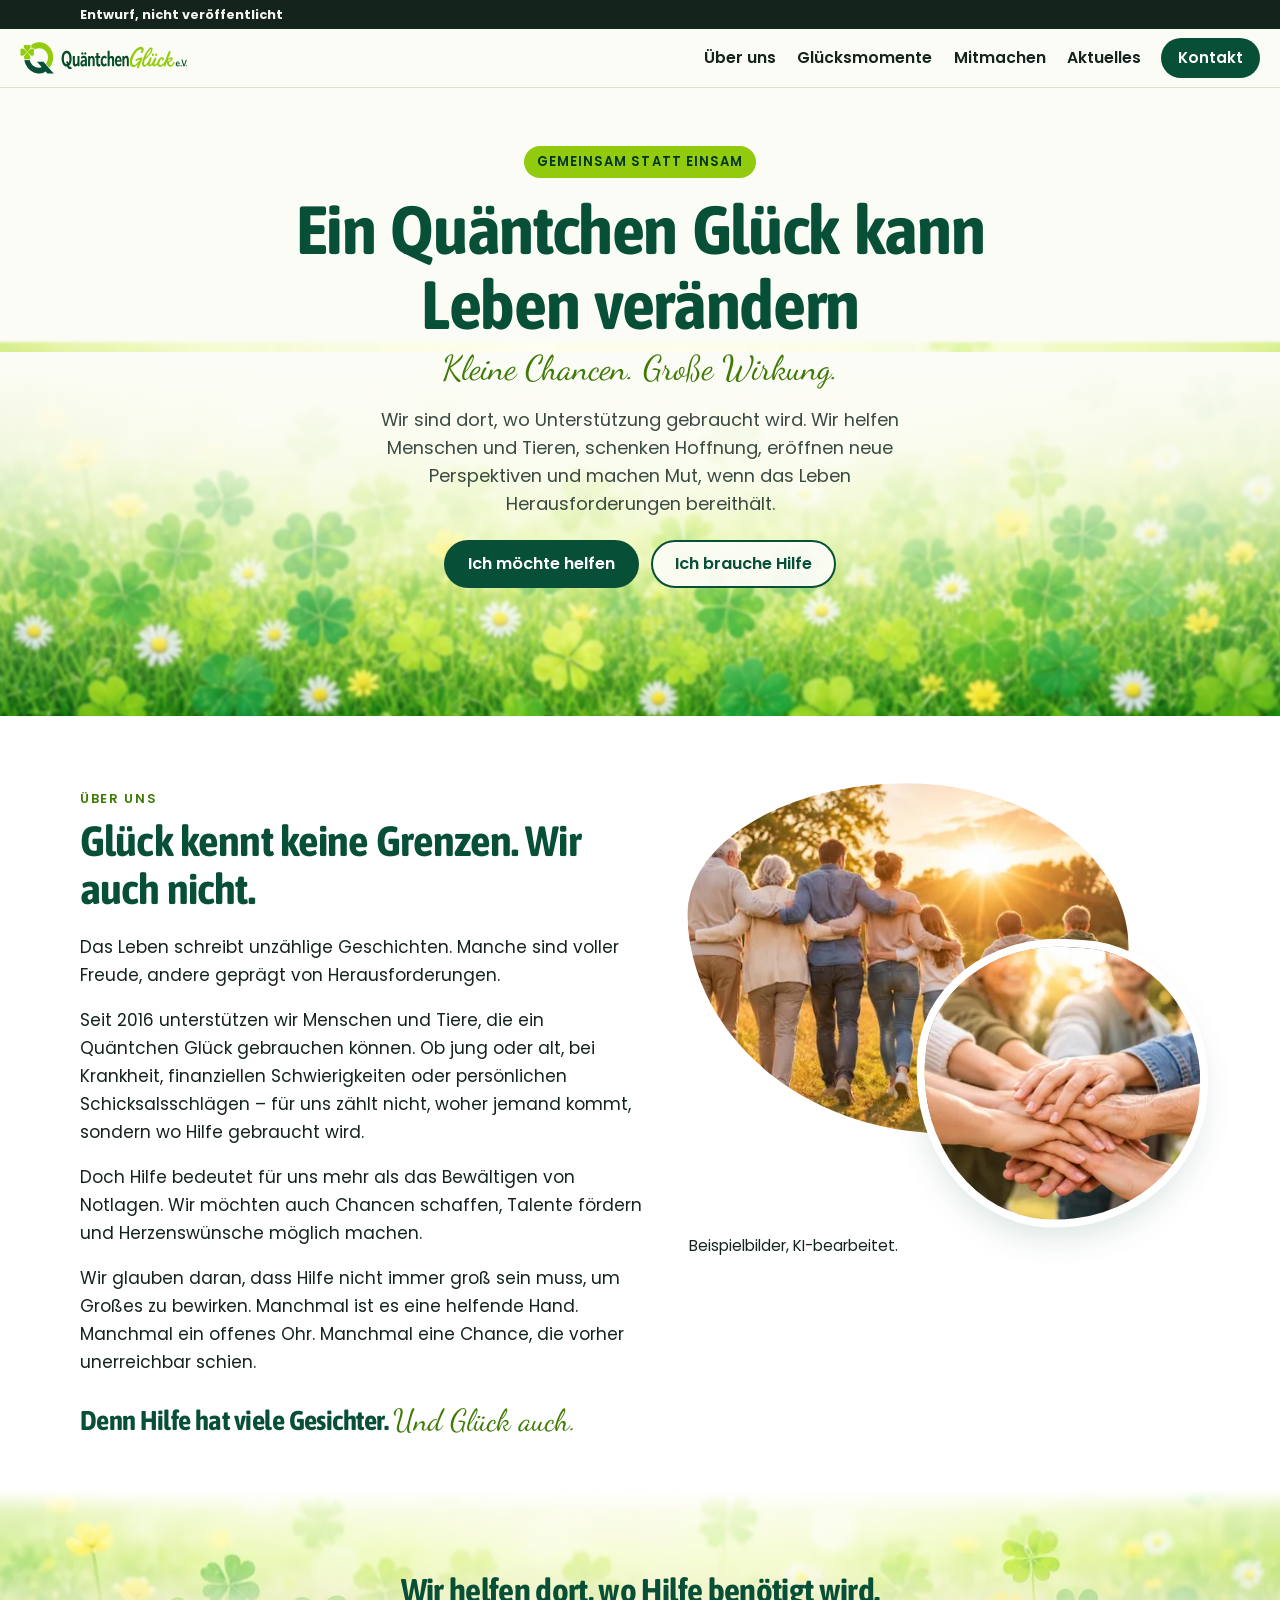
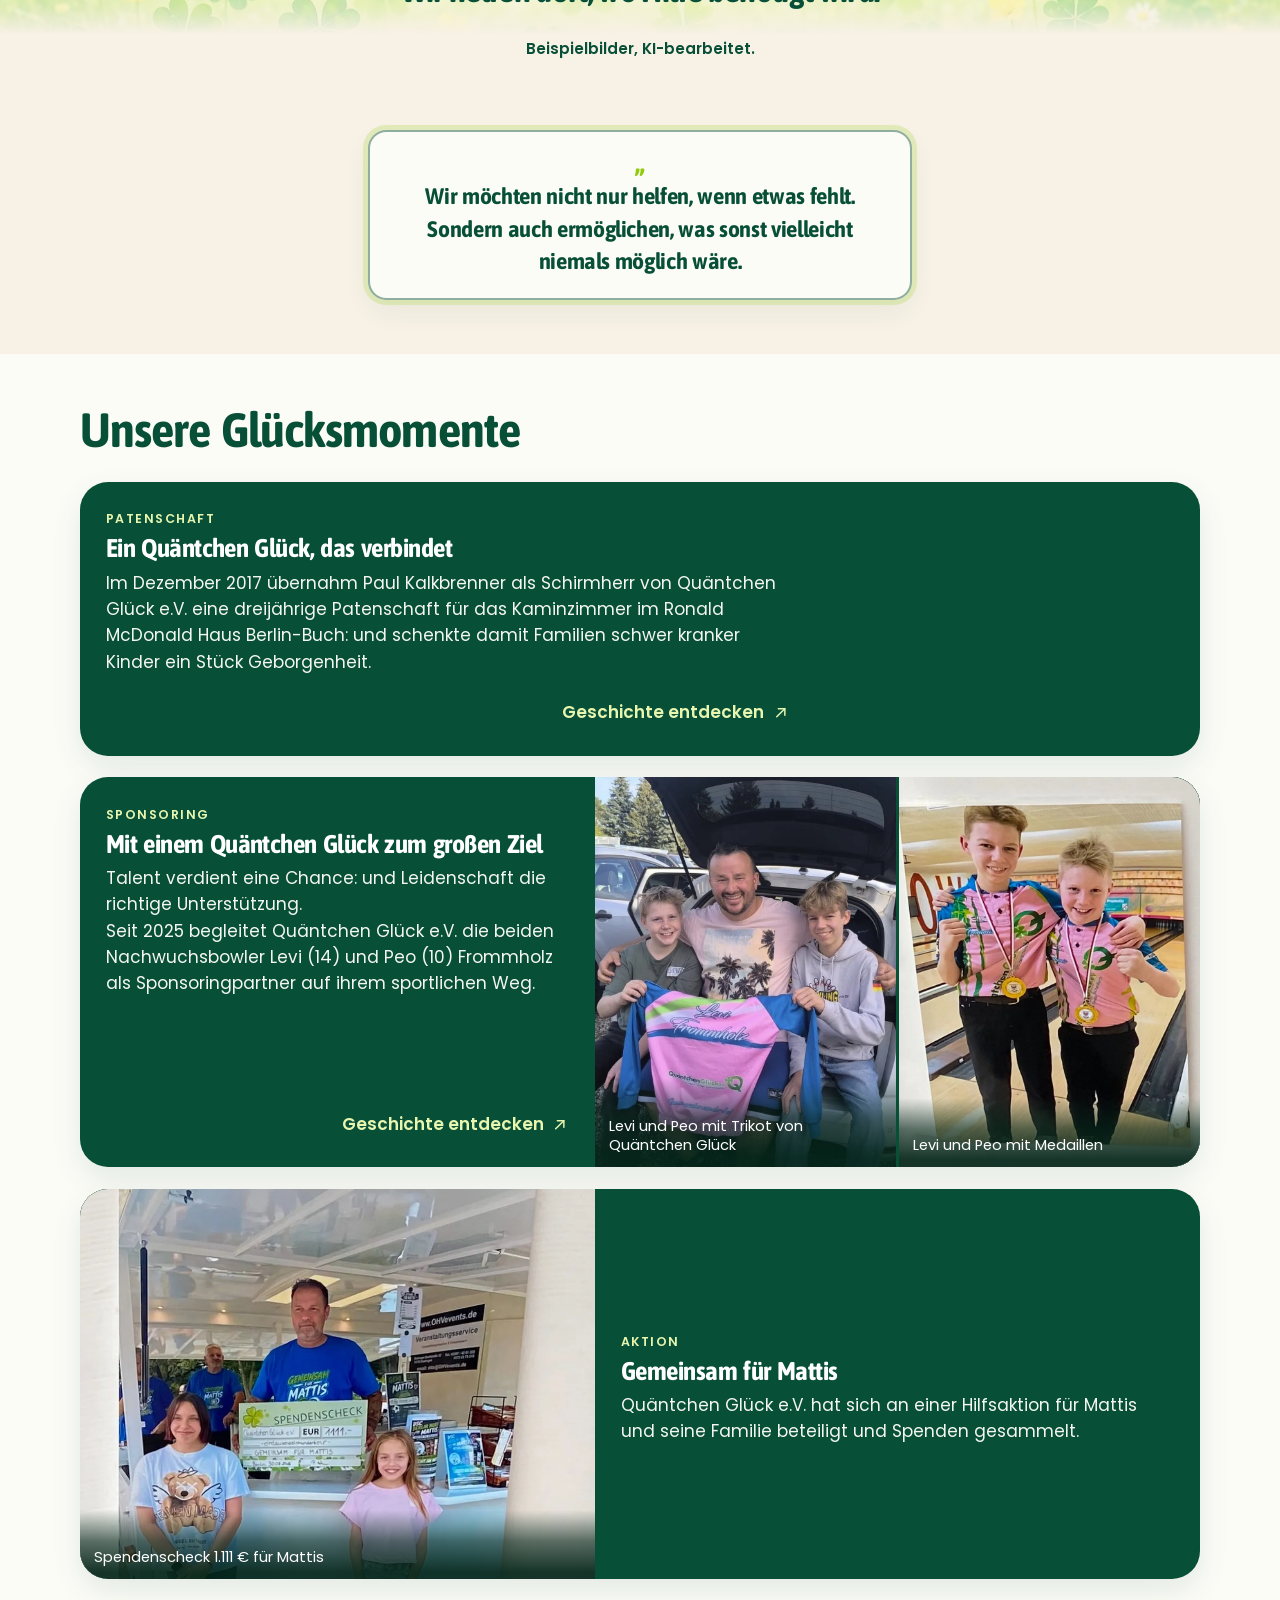
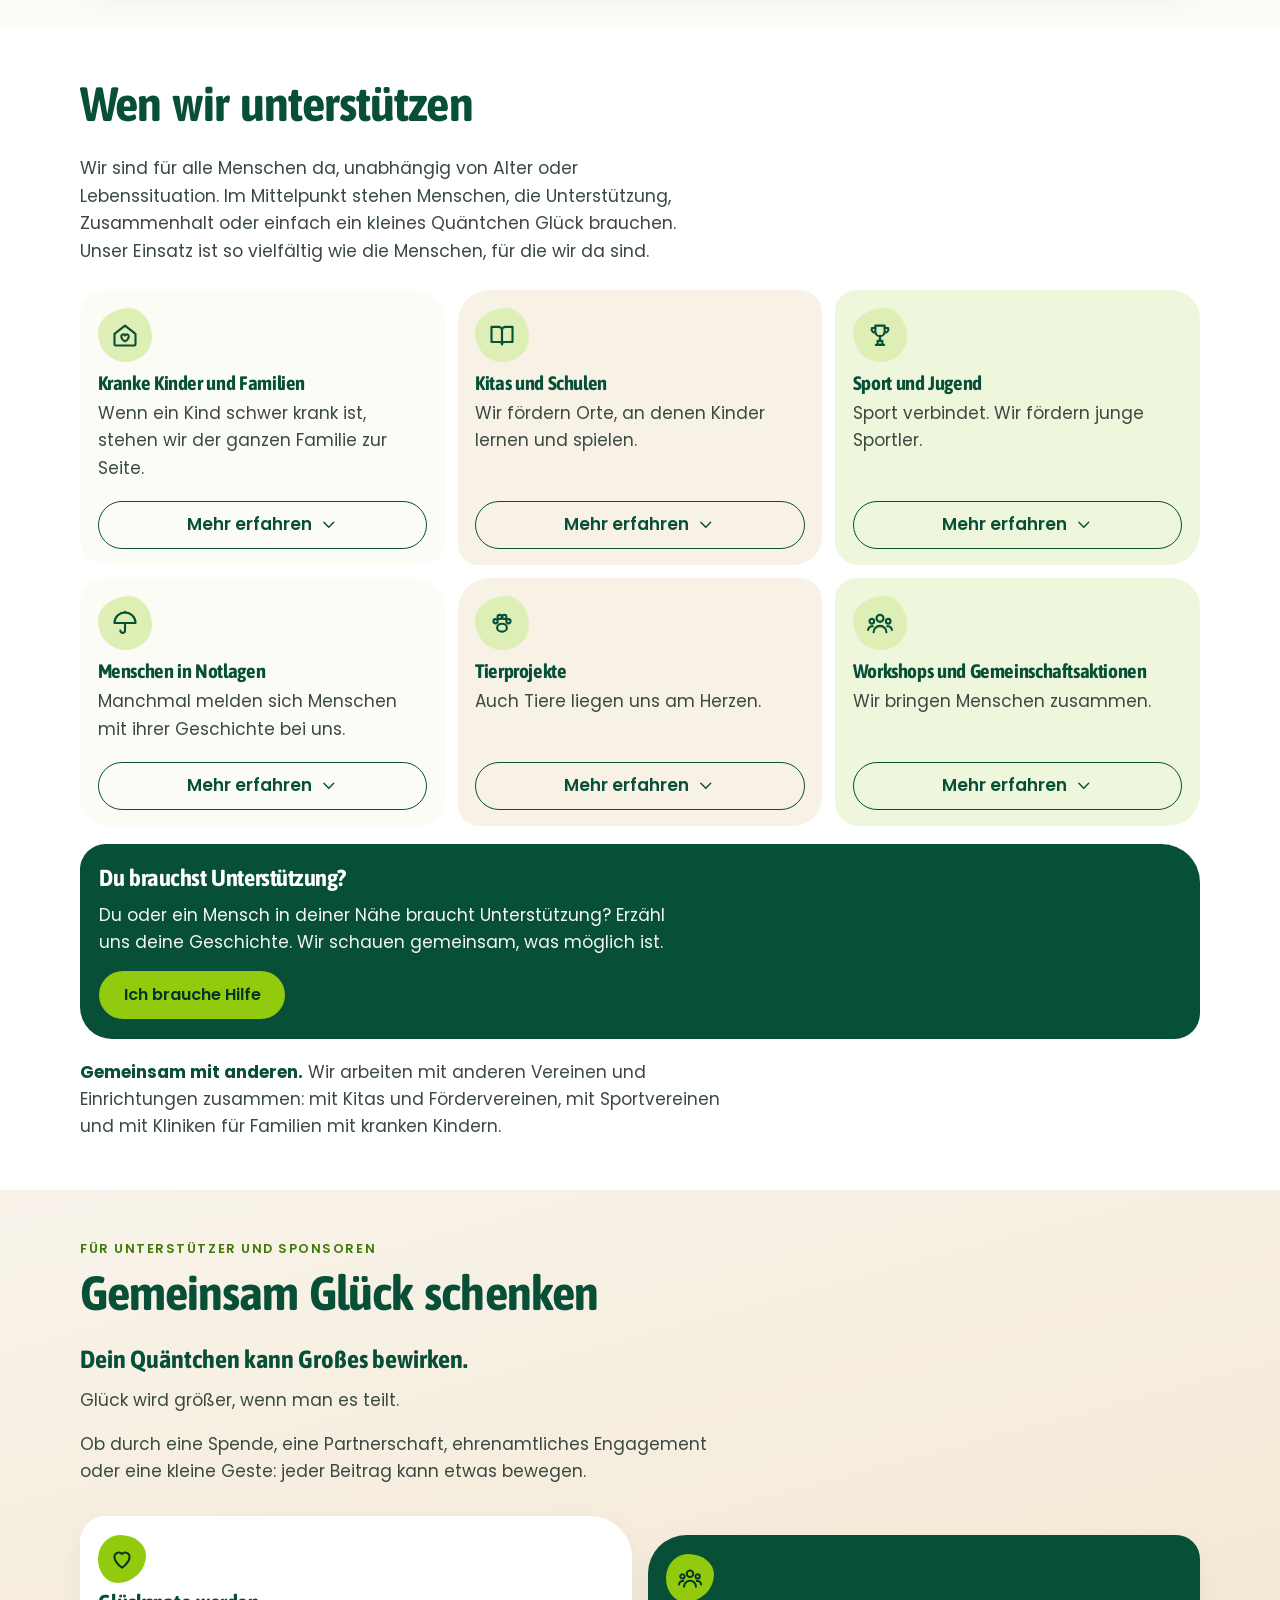
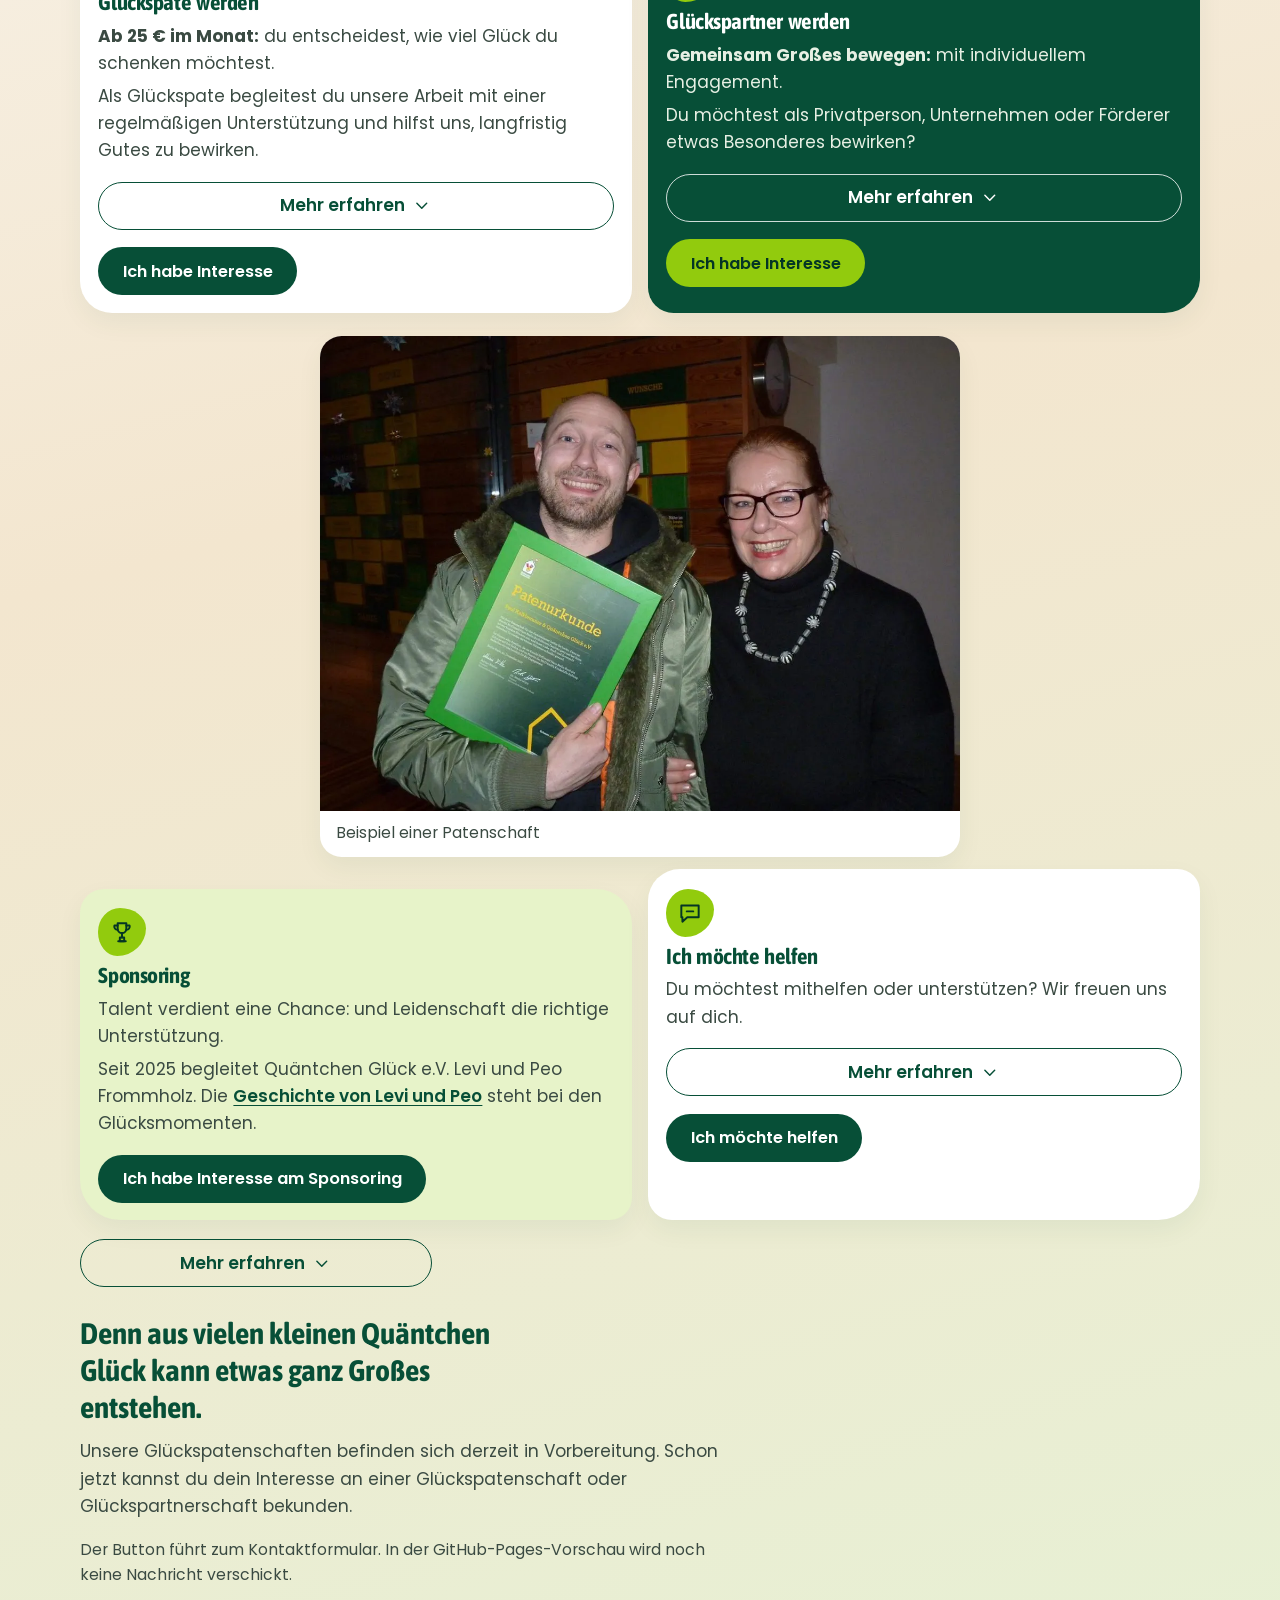
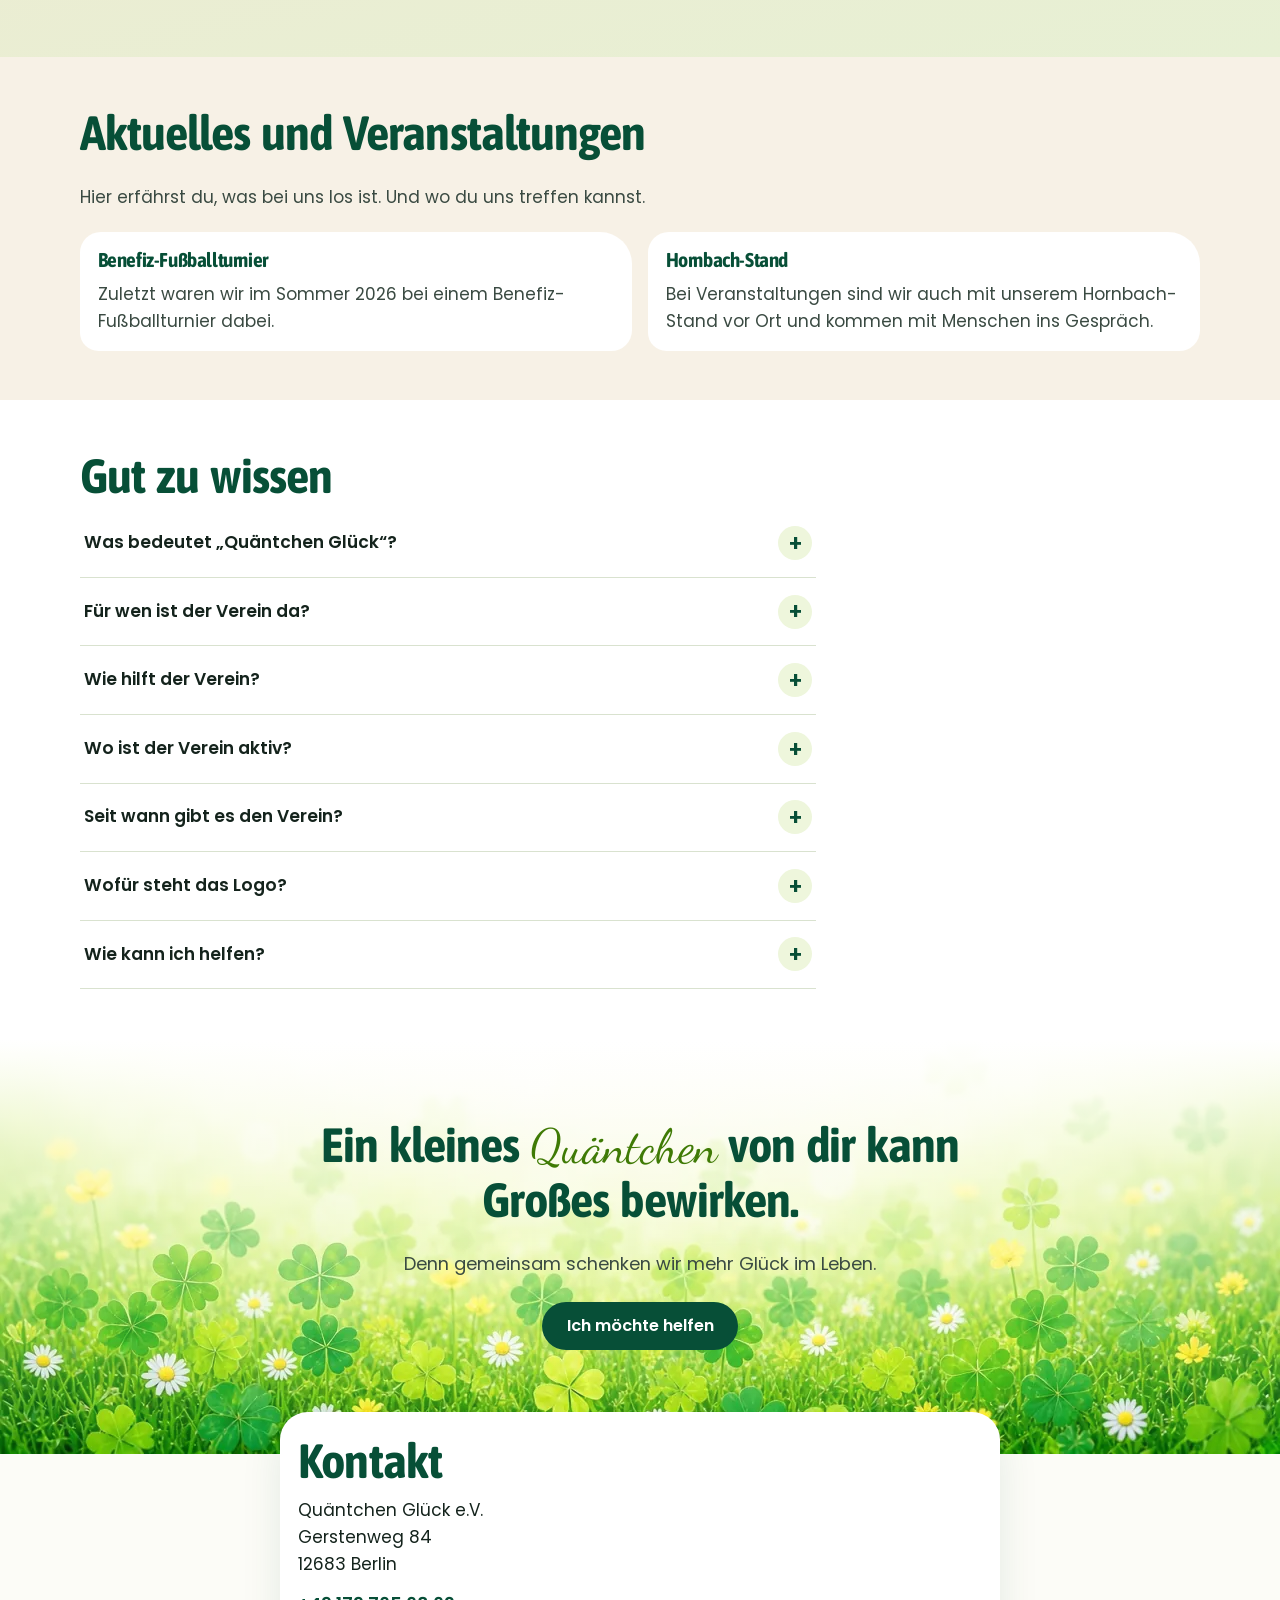
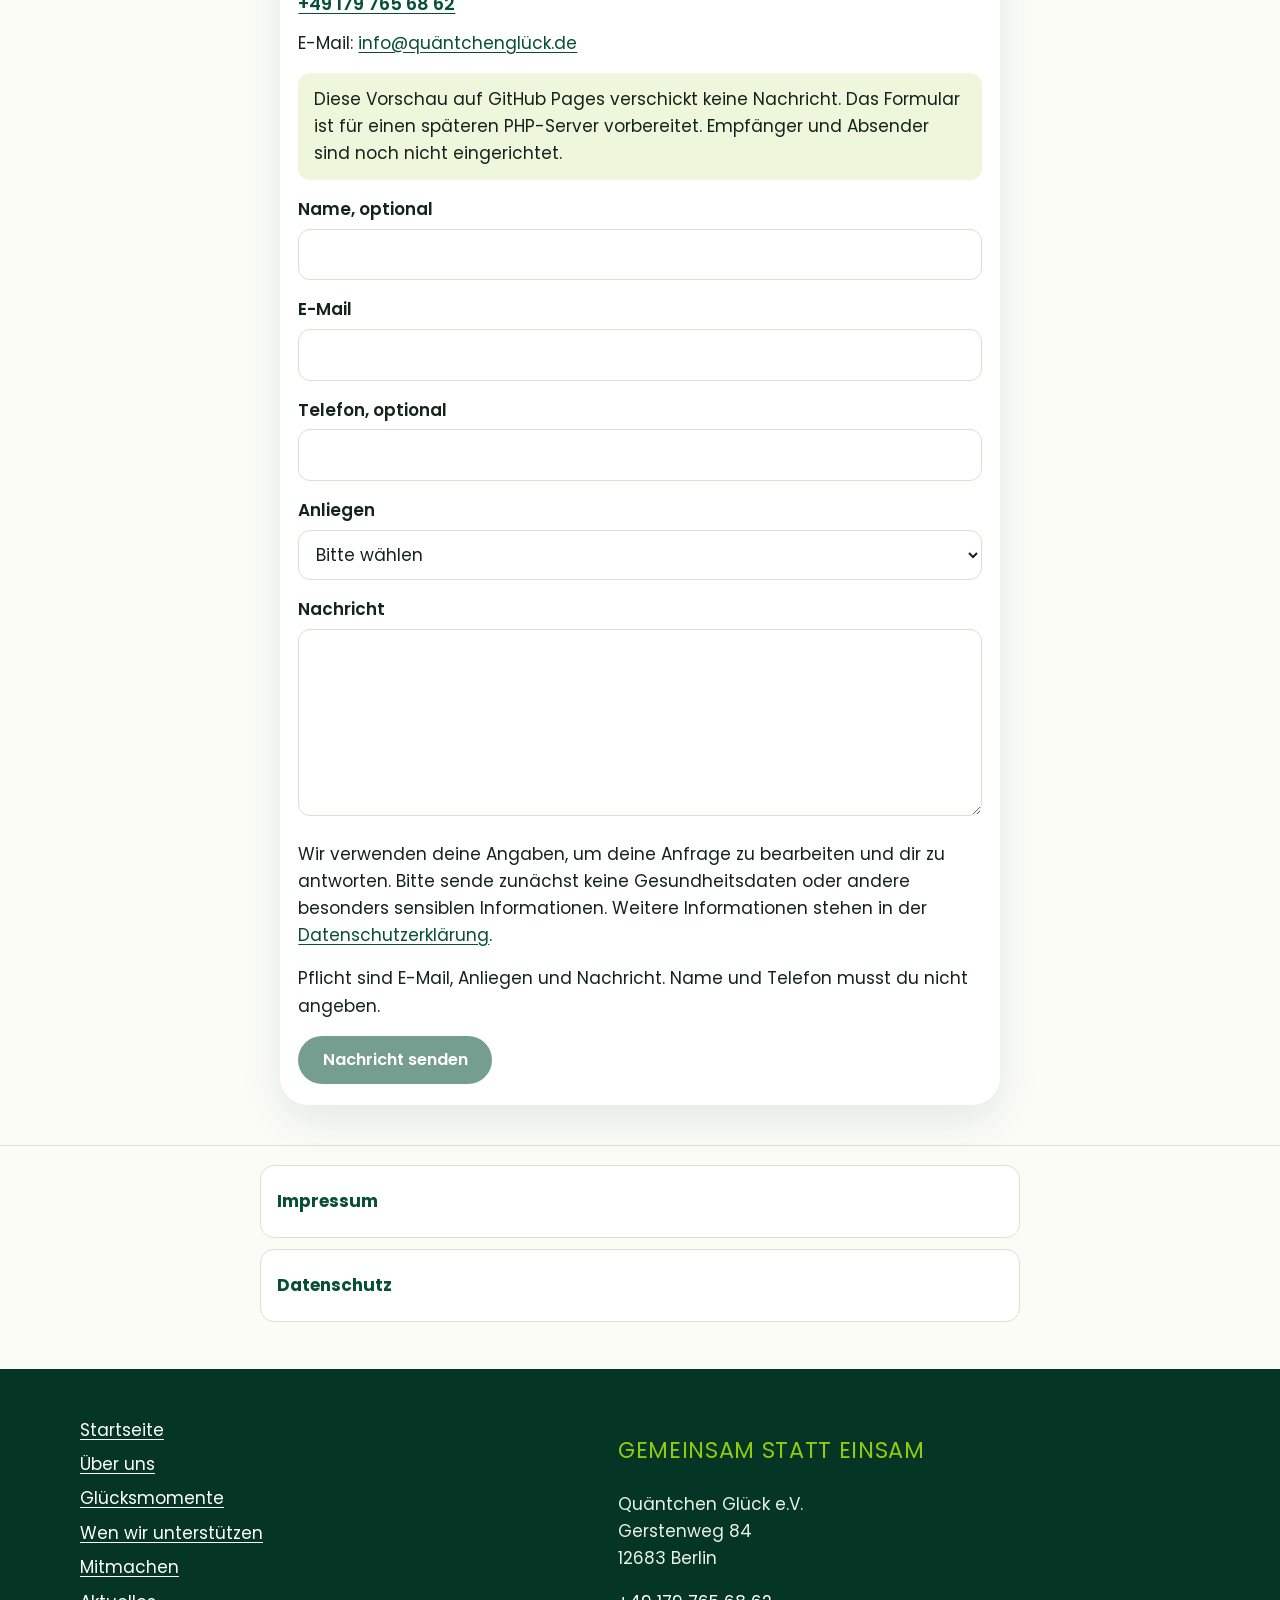
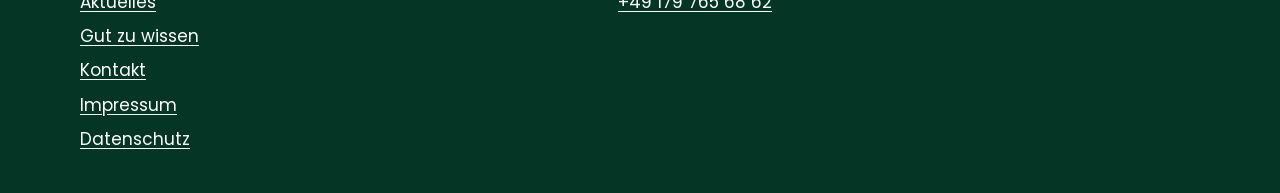
<file: index.html>
<!doctype html>
<html lang="de">
<head>
<meta charset="utf-8">
<meta name="viewport" content="width=device-width, initial-scale=1, viewport-fit=cover">
<title>Quäntchen Glück e.V. | Gemeinsam statt einsam</title>
<meta name="description" content="Gemeinsam statt einsam. Quäntchen Glück ist für alle Menschen da, unabhängig von Alter oder Lebenssituation. Manchmal kann schon ein kleiner Anstoß viel verändern.">
<meta name="robots" content="noindex, nofollow">
<meta name="theme-color" content="#074F37">
<script>(function(){var d=document.documentElement,q;try{q=new URLSearchParams(location.search)}catch(x){return}
if(q.get('entwurf')==='aus')d.setAttribute('data-entwurf','aus');})();</script>
<link rel="icon" href="assets/img/favicon-32.png" sizes="32x32" type="image/png">
<link rel="apple-touch-icon" href="assets/img/apple-touch-icon.png">
<link rel="preload" href="assets/fonts/Asap-Variable-wdth75-100-wght400-700.woff2" as="font" type="font/woff2" crossorigin>
<link rel="preload" href="assets/fonts/Poppins-Regular.woff2" as="font" type="font/woff2" crossorigin>
<link rel="preload" href="assets/fonts/Poppins-SemiBold.woff2" as="font" type="font/woff2" crossorigin>
<link rel="preload" href="assets/fonts/DancingScript-Regular.woff2" as="font" type="font/woff2" crossorigin>
<link rel="stylesheet" href="assets/css/base.css?v=b-poppins-1">
<link rel="stylesheet" href="assets/css/entwurf.css?v=b-poppins-2">
</head>
<body>
<a class="skip" href="#inhalt">Zum Inhalt springen</a>
<div class="entwurf-leiste" role="region" aria-label="Entwurfsansicht">
  <div class="wrap entwurf-inner">
    <strong>Entwurf, nicht veröffentlicht</strong>
  </div>
</div>
<header class="kopf">
  <div class="wrap kopf-inner">
    <a class="marke" href="#inhalt">
      <img class="marke-bild" src="assets/img/quaentchen-glueck-logo-bildmarke.svg" width="44" height="41" alt="">
      <img class="marke-wort" src="assets/img/quaentchen-glueck-logo-wortmarke.svg" width="148" height="28" alt="Quäntchen Glück e.V.">
    </a>
    <nav class="nav-desktop" aria-label="Hauptnavigation"><ul><li><a href="#ueber-uns">Über uns</a></li><li><a href="#gluecksmomente">Glücksmomente</a></li><li><a href="#mitmachen">Mitmachen</a></li><li><a href="#aktuelles">Aktuelles</a></li></ul></nav>
    <a class="btn btn-dunkel kopf-kontakt" href="#kontakt">Kontakt</a>
    <details class="nav-mobil">
      <summary aria-label="Menü öffnen"><svg class="icon" viewBox="0 0 24 24" aria-hidden="true" focusable="false"><path d="M4 7h16M4 12h16M4 17h16"/></svg><span class="nav-mobil-text">Menü</span></summary>
      <nav aria-label="Hauptnavigation mobil"><ul><li><a href="#inhalt">Startseite</a></li><li><a href="#ueber-uns">Über uns</a></li><li><a href="#gluecksmomente">Glücksmomente</a></li><li><a href="#mitmachen">Mitmachen</a></li><li><a href="#aktuelles">Aktuelles</a></li><li><a href="#kontakt">Kontakt</a></li></ul></nav>
    </details>
  </div>
</header>
<main id="inhalt">
<section class="hero" aria-labelledby="hero-h">
  <div class="hero-bild" aria-hidden="true"></div>
  <div class="wrap hero-inner">
    <p class="badge">Gemeinsam statt einsam</p>
    <h1 id="hero-h">Ein Quäntchen Glück kann Leben verändern</h1>
    <p class="hero-zeile">Kleine Chancen. Große Wirkung.</p>
    <p class="lead">Wir sind dort, wo Unterstützung gebraucht wird. Wir helfen Menschen und Tieren, schenken Hoffnung, eröffnen neue Perspektiven und machen Mut, wenn das Leben Herausforderungen bereithält.</p>
    <div class="btn-reihe" id="wege">
      <a class="btn btn-dunkel" href="#mitmachen">Ich möchte helfen</a>
      <a class="btn btn-rand" href="#kontakt" data-anliegen="allgemein">Ich brauche Hilfe</a>
    </div>
  </div>
</section>

<section id="ueber-uns" class="abschnitt ueber erscheint" aria-labelledby="ueber-h">
  <div class="wrap ueber-layout">
    <figure class="ueber-visuell">
      <div class="ueber-bilder">
      <!-- Bildtausch: nur den Dateinamen in der jeweiligen Bildzeile ändern. Vorhanden: hoffnung-in-kleinen-haenden, gemeinsam-ins-goldene-sonnenlicht, gemeinsam-stark-haende-der-einheit -->
      <div class="ueber-bild ueber-bild-sonne">
        <img alt="Menschen verschiedenen Alters gehen Arm in Arm über eine Wiese dem Sonnenlicht entgegen, eine Person im Rollstuhl, ein Hund läuft mit." width="2048" height="1152" src="assets/img/ki/ueber-uns/gemeinsam-ins-goldene-sonnenlicht-1024.webp" srcset="assets/img/ki/ueber-uns/gemeinsam-ins-goldene-sonnenlicht-640.webp 640w, assets/img/ki/ueber-uns/gemeinsam-ins-goldene-sonnenlicht-1024.webp 1024w, assets/img/ki/ueber-uns/gemeinsam-ins-goldene-sonnenlicht-1600.webp 1600w" sizes="(min-width: 960px) 520px, 86vw">
      </div>
      <div class="ueber-bild ueber-bild-haende">
        <img alt="Hände verschiedenen Alters liegen übereinander, dahinter lächeln Menschen im warmen Licht." width="2048" height="1152" src="assets/img/ki/ueber-uns/gemeinsam-stark-haende-der-einheit-1024.webp" srcset="assets/img/ki/ueber-uns/gemeinsam-stark-haende-der-einheit-640.webp 640w, assets/img/ki/ueber-uns/gemeinsam-stark-haende-der-einheit-1024.webp 1024w, assets/img/ki/ueber-uns/gemeinsam-stark-haende-der-einheit-1600.webp 1600w" sizes="(min-width: 960px) 280px, 54vw">
      </div>
      </div>
      <figcaption class="bild-hinweis">Beispielbilder, KI-bearbeitet.</figcaption>
    </figure>
    <div class="ueber-text">
      <h2 id="ueber-h" class="kicker">Über uns</h2>
      <p class="ueber-kern">Glück kennt keine Grenzen. Wir auch nicht.</p>
      <p>Das Leben schreibt unzählige Geschichten. Manche sind voller Freude, andere geprägt von Herausforderungen.</p>
      <p>Seit 2016 unterstützen wir Menschen und Tiere, die ein Quäntchen Glück gebrauchen können. Ob jung oder alt, bei Krankheit, finanziellen Schwierigkeiten oder persönlichen Schicksalsschlägen – für uns zählt nicht, woher jemand kommt, sondern wo Hilfe gebraucht wird.</p>
      <p>Doch Hilfe bedeutet für uns mehr als das Bewältigen von Notlagen. Wir möchten auch Chancen schaffen, Talente fördern und Herzenswünsche möglich machen.</p>
      <p>Wir glauben daran, dass Hilfe nicht immer groß sein muss, um Großes zu bewirken. Manchmal ist es eine helfende Hand. Manchmal ein offenes Ohr. Manchmal eine Chance, die vorher unerreichbar schien.</p>
      <p class="ueber-schluss">Denn Hilfe hat viele Gesichter. <span class="akzent">Und Glück auch.</span></p>
    </div>
  </div>
</section>

<div class="bruecke">
  <p>Wir helfen dort, wo Hilfe benötigt wird.</p>
  <p class="bild-hinweis">Beispielbilder, KI-bearbeitet.</p>
</div>

<section class="zitat erscheint" aria-labelledby="zitat-text">
  <div class="wrap zitat-inner">
    <blockquote>
      <p id="zitat-text">Wir möchten nicht nur helfen, wenn etwas fehlt. Sondern auch ermöglichen, was sonst vielleicht niemals möglich wäre.</p>
    </blockquote>
  </div>
</section>

<section id="gluecksmomente" class="abschnitt momente erscheint" aria-labelledby="momente-h">
  <div class="wrap">
    <h2 id="momente-h">Unsere Glücksmomente</h2>
    <div class="momente-liste">

      <article class="moment" id="geschichte-kalkbrenner">
        <div class="moment-grid moment-nur-text">
          <div class="moment-text on-dark">
            <p class="moment-kicker">Patenschaft</p>
            <h3>Ein Quäntchen Glück, das verbindet</h3>
            <p>Im Dezember 2017 übernahm Paul Kalkbrenner als Schirmherr von Quäntchen Glück e.V. eine dreijährige Patenschaft für das Kaminzimmer im Ronald McDonald Haus Berlin-Buch: und schenkte damit Familien schwer kranker Kinder ein Stück Geborgenheit.</p>
            <details class="geschichte">
              <summary><span class="lbl-zu">Geschichte entdecken</span><span class="lbl-auf">Geschichte einklappen</span><svg class="icon pfeil" viewBox="0 0 24 24" aria-hidden="true" focusable="false"><path d="M7 17L17 7"/><path d="M9 7h8v8"/></svg></summary>
              <div class="geschichte-inhalt">
                <p>Mit dieser besonderen Weihnachtsüberraschung unterstützte er einen wichtigen Rückzugsort für Familien, die während der Behandlung ihrer Kinder vor großen Herausforderungen stehen.</p>
                <p>Ein wunderbares Beispiel dafür, wie gemeinsames Engagement Hoffnung schenken und ein Quäntchen Glück Großes bewirken kann.</p>
              </div>
            </details>
          </div>
        </div>
      </article>

      <article class="moment" id="geschichte-levi">
        <div class="moment-grid">
          <div class="moment-fotos">
            <figure class="moment-foto foto-trikot">
              <picture>
                <source type="image/webp" srcset="assets/img/verein/sponsoring-levi-peo-trikot.webp">
                <img src="assets/img/verein/sponsoring-levi-peo-trikot.jpg" width="1000" height="1216" loading="lazy" decoding="async" alt="Levi und Peo Frommholz mit Begleitung halten ein pink-blaues Trikot mit dem Namen Levi Frommholz und dem Logo von Quäntchen Glück e.V. am Auto.">
              </picture>
              <figcaption>Levi und Peo mit Trikot von Quäntchen Glück</figcaption>
            </figure>
            <figure class="moment-foto foto-medaillen">
              <picture>
                <source type="image/webp" srcset="assets/img/verein/sponsoring-levi-peo-medaillen.webp">
                <img src="assets/img/verein/sponsoring-levi-peo-medaillen.jpg" width="1000" height="1127" loading="lazy" decoding="async" alt="Levi und Peo in pink-blauen Bowlingtrikots von Quäntchen Glück mit Medaillen in einer Bowlingbahn.">
              </picture>
              <figcaption>Levi und Peo mit Medaillen</figcaption>
            </figure>
          </div>
          <div class="moment-text on-dark">
            <p class="moment-kicker">Sponsoring</p>
            <h3>Mit einem Quäntchen Glück zum großen Ziel</h3>
            <p>Talent verdient eine Chance: und Leidenschaft die richtige Unterstützung.</p>
            <p>Seit 2025 begleitet Quäntchen Glück e.V. die beiden Nachwuchsbowler Levi (14) und Peo (10) Frommholz als Sponsoringpartner auf ihrem sportlichen Weg.</p>
            <details class="geschichte">
              <summary><span class="lbl-zu">Geschichte entdecken</span><span class="lbl-auf">Geschichte einklappen</span><svg class="icon pfeil" viewBox="0 0 24 24" aria-hidden="true" focusable="false"><path d="M7 17L17 7"/><path d="M9 7h8v8"/></svg></summary>
              <div class="geschichte-inhalt">
                <p>Mit Sachspenden, der Unterstützung bei Reisen und finanziellen Starthilfen helfen wir den Brüdern dabei, ihrer Leidenschaft nachzugehen und sich sportlich weiterzuentwickeln.</p>
                <p>Denn wir sind überzeugt: Große Träume sollten nicht an fehlenden Möglichkeiten scheitern.</p>
                <p>Zwei junge Talente, große Ziele und ein Quäntchen Glück an ihrer Seite.</p>
              </div>
            </details>
          </div>
        </div>
      </article>

      <article class="moment" id="aktionen">
        <div class="moment-grid">
          <figure class="moment-foto foto-scheck">
            <picture>
              <source type="image/webp" srcset="assets/img/verein/aktion-mattis-scheck.webp">
              <img src="assets/img/verein/aktion-mattis-scheck.jpg" width="1000" height="1254" loading="lazy" decoding="async" alt="Spendenscheck über 1.111 Euro „Gemeinsam für Mattis“ an Quäntchen Glück e.V., Berlin 30.08.2026.">
            </picture>
            <figcaption>Spendenscheck 1.111 € für Mattis</figcaption>
          </figure>
          <div class="moment-text on-dark">
            <p class="moment-kicker">Aktion</p>
            <h3>Gemeinsam für Mattis</h3>
            <p>Quäntchen Glück e.V. hat sich an einer Hilfsaktion für Mattis und seine Familie beteiligt und Spenden gesammelt.</p>
          </div>
        </div>
      </article>

    </div>
  </div>
</section>

<section id="wen-wir-unterstuetzen" class="abschnitt wen erscheint" aria-labelledby="wen-h">
  <div class="wrap">
    <h2 id="wen-h">Wen wir unterstützen</h2>
    <p class="intro">Wir sind für alle Menschen da, unabhängig von Alter oder Lebenssituation. Im Mittelpunkt stehen Menschen, die Unterstützung, Zusammenhalt oder einfach ein kleines Quäntchen Glück brauchen. Unser Einsatz ist so vielfältig wie die Menschen, für die wir da sind.</p>
    <ul class="kacheln" id="bereiche">
      <li class="kachel">
        <span class="kachel-icon" aria-hidden="true"><svg class="icon" viewBox="0 0 24 24" focusable="false"><path d="M3 11l9-7 9 7v9a1 1 0 0 1-1 1H4a1 1 0 0 1-1-1z"/><path d="M12 17.5s-3.2-1.9-3.2-4.2a1.7 1.7 0 0 1 3.2-.9 1.7 1.7 0 0 1 3.2.9c0 2.3-3.2 4.2-3.2 4.2z"/></svg></span>
        <h3>Kranke Kinder und Familien</h3>
        <p>Wenn ein Kind schwer krank ist, stehen wir der ganzen Familie zur Seite.</p>
        <details class="mehr"><summary><span class="lbl-zu">Mehr erfahren</span><span class="lbl-auf">Weniger anzeigen</span><svg class="icon chevron" viewBox="0 0 24 24" aria-hidden="true" focusable="false"><path d="M6 9l6 6 6-6"/></svg></summary><div class="mehr-inhalt"><p>Wir sammeln Spenden für Wünsche und unterstützen Einrichtungen, die Familien in dieser Zeit begleiten. Damit ein Stück normaler Alltag möglich bleibt.</p></div></details>
      </li>
      <li class="kachel">
        <span class="kachel-icon" aria-hidden="true"><svg class="icon" viewBox="0 0 24 24" focusable="false"><path d="M3 5h6a3 3 0 0 1 3 3v12a2 2 0 0 0-2-2H3z"/><path d="M21 5h-6a3 3 0 0 0-3 3v12a2 2 0 0 1 2-2h7z"/></svg></span>
        <h3>Kitas und Schulen</h3>
        <p>Wir fördern Orte, an denen Kinder lernen und spielen.</p>
        <details class="mehr"><summary><span class="lbl-zu">Mehr erfahren</span><span class="lbl-auf">Weniger anzeigen</span><svg class="icon chevron" viewBox="0 0 24 24" aria-hidden="true" focusable="false"><path d="M6 9l6 6 6-6"/></svg></summary><div class="mehr-inhalt"><p>Zum Beispiel unterstützen wir eine Berliner Kita beim Umbau ihres Außengeländes. Wir helfen Einrichtungen und Vereinen, die für andere da sind.</p></div></details>
      </li>
      <li class="kachel">
        <span class="kachel-icon" aria-hidden="true"><svg class="icon" viewBox="0 0 24 24" focusable="false"><path d="M8 4h8v5a4 4 0 0 1-8 0z"/><path d="M8 6H5a3 3 0 0 0 3 4"/><path d="M16 6h3a3 3 0 0 1-3 4"/><path d="M12 13v4"/><path d="M8.5 20.5h7"/><path d="M10 17h4v3.5h-4z"/></svg></span>
        <h3>Sport und Jugend</h3>
        <p>Sport verbindet. Wir fördern junge Sportler.</p>
        <details class="mehr"><summary><span class="lbl-zu">Mehr erfahren</span><span class="lbl-auf">Weniger anzeigen</span><svg class="icon chevron" viewBox="0 0 24 24" aria-hidden="true" focusable="false"><path d="M6 9l6 6 6-6"/></svg></summary><div class="mehr-inhalt"><p>Wir sind bei Benefizturnieren dabei, zuletzt im Sommer 2026. Wir fördern auch kleinere Sportarten und junge Menschen, die gemeinsam etwas erreichen wollen.</p></div></details>
      </li>
      <li class="kachel">
        <span class="kachel-icon" aria-hidden="true"><svg class="icon" viewBox="0 0 24 24" focusable="false"><path d="M3 12a9 9 0 0 1 18 0z"/><path d="M12 12v6.5a2 2 0 0 1-4 0"/><path d="M12 3v-.5"/></svg></span>
        <h3>Menschen in Notlagen</h3>
        <p>Manchmal melden sich Menschen mit ihrer Geschichte bei uns.</p>
        <details class="mehr"><summary><span class="lbl-zu">Mehr erfahren</span><span class="lbl-auf">Weniger anzeigen</span><svg class="icon chevron" viewBox="0 0 24 24" aria-hidden="true" focusable="false"><path d="M6 9l6 6 6-6"/></svg></summary><div class="mehr-inhalt"><p>Dann schauen wir, wie wir helfen können, zum Beispiel mit einem Spendenaufruf für einen elektrischen Rollstuhl. Wir unterstützen Menschen, die es gerade nicht leicht haben.</p></div></details>
      </li>
      <li class="kachel">
        <span class="kachel-icon" aria-hidden="true"><svg class="icon" viewBox="0 0 24 24" focusable="false"><ellipse cx="12" cy="16" rx="4.2" ry="3.4"/><circle cx="6.5" cy="10.5" r="1.8"/><circle cx="10" cy="6.8" r="1.8"/><circle cx="14" cy="6.8" r="1.8"/><circle cx="17.5" cy="10.5" r="1.8"/></svg></span>
        <h3>Tierprojekte</h3>
        <p>Auch Tiere liegen uns am Herzen.</p>
        <details class="mehr"><summary><span class="lbl-zu">Mehr erfahren</span><span class="lbl-auf">Weniger anzeigen</span><svg class="icon chevron" viewBox="0 0 24 24" aria-hidden="true" focusable="false"><path d="M6 9l6 6 6-6"/></svg></summary><div class="mehr-inhalt"><p>Wir haben verschiedene Tierprojekte unterstützt, zum Beispiel mit einer Tierpatenschaft auf einem Berliner Tierhof.</p></div></details>
      </li>
      <li class="kachel">
        <span class="kachel-icon" aria-hidden="true"><svg class="icon" viewBox="0 0 24 24" focusable="false"><circle cx="12" cy="8" r="3"/><path d="M6.5 20a5.5 5.5 0 0 1 11 0"/><circle cx="5" cy="10.5" r="2"/><path d="M1.8 18a3.4 3.4 0 0 1 4-3.2"/><circle cx="19" cy="10.5" r="2"/><path d="M22.2 18a3.4 3.4 0 0 0-4-3.2"/></svg></span>
        <h3>Workshops und Gemeinschaftsaktionen</h3>
        <p>Wir bringen Menschen zusammen.</p>
        <details class="mehr"><summary><span class="lbl-zu">Mehr erfahren</span><span class="lbl-auf">Weniger anzeigen</span><svg class="icon chevron" viewBox="0 0 24 24" aria-hidden="true" focusable="false"><path d="M6 9l6 6 6-6"/></svg></summary><div class="mehr-inhalt"><p>Mit Workshops und Trainingseinheiten, mit Spendenständen und gemeinsamen Aktionen.</p></div></details>
      </li>
    </ul>
    <div class="hilfe-band">
      <h3>Du brauchst Unterstützung?</h3>
      <p>Du oder ein Mensch in deiner Nähe braucht Unterstützung? Erzähl uns deine Geschichte. Wir schauen gemeinsam, was möglich ist.</p>
      <a class="btn btn-hell" href="#kontakt" data-anliegen="allgemein">Ich brauche Hilfe</a>
    </div>
    <p id="partner" class="partner-zeile"><strong>Gemeinsam mit anderen.</strong> Wir arbeiten mit anderen Vereinen und Einrichtungen zusammen: mit Kitas und Fördervereinen, mit Sportvereinen und mit Kliniken für Familien mit kranken Kindern.</p>
  </div>
</section>

<section id="mitmachen" class="abschnitt mitmachen erscheint" aria-labelledby="mitmachen-h">
  <div class="wrap">
    <p class="kicker">Für Unterstützer und Sponsoren</p>
    <h2 id="mitmachen-h">Gemeinsam Glück schenken</h2>
    <p class="lead-stark">Dein Quäntchen kann Großes bewirken.</p>
    <p class="einleitung">Glück wird größer, wenn man es teilt.</p>
    <p class="einleitung">Ob durch eine Spende, eine Partnerschaft, ehrenamtliches Engagement oder eine kleine Geste: jeder Beitrag kann etwas bewegen.</p>
    <div class="pfade">
      <article class="pfad pfad-pate" id="patenschaft">
        <span class="pfad-icon" aria-hidden="true"><svg class="icon" viewBox="0 0 24 24" focusable="false"><path d="M12 20s-7-4.4-7-10a4 4 0 0 1 7-2.6A4 4 0 0 1 19 10c0 5.6-7 10-7 10z"/></svg></span>
        <h3>Glückspate werden</h3>
        <p><strong>Ab 25 € im Monat:</strong> du entscheidest, wie viel Glück du schenken möchtest.</p>
        <p>Als Glückspate begleitest du unsere Arbeit mit einer regelmäßigen Unterstützung und hilfst uns, langfristig Gutes zu bewirken.</p>
        <details class="mehr"><summary><span class="lbl-zu">Mehr erfahren</span><span class="lbl-auf">Weniger anzeigen</span><svg class="icon chevron" viewBox="0 0 24 24" aria-hidden="true" focusable="false"><path d="M6 9l6 6 6-6"/></svg></summary><div class="mehr-inhalt">
          <p>Du bist so lange Glückspate wie du möchtest und kannst jederzeit dein Kleeblatt ablegen.</p>
          <p>Ob 25 €, 50 €, 100 € oder mehr: du bestimmst selbst, wie viel du beitragen möchtest.</p>
          <p>Jede Patenschaft ist wertvoll. Denn viele kleine Quäntchen Glück können gemeinsam etwas Großes entstehen lassen.</p>
        </div></details>
        <a class="btn btn-dunkel" href="#kontakt" id="patenschaft-interesse" data-anliegen="patenschaft">Ich habe Interesse</a>
      </article>
      <article class="pfad pfad-partner">
        <span class="pfad-icon" aria-hidden="true"><svg class="icon" viewBox="0 0 24 24" focusable="false"><circle cx="12" cy="8" r="3"/><path d="M6.5 20a5.5 5.5 0 0 1 11 0"/><circle cx="5" cy="10.5" r="2"/><path d="M1.8 18a3.4 3.4 0 0 1 4-3.2"/><circle cx="19" cy="10.5" r="2"/><path d="M22.2 18a3.4 3.4 0 0 0-4-3.2"/></svg></span>
        <h3>Glückspartner werden</h3>
        <p><strong>Gemeinsam Großes bewegen:</strong> mit individuellem Engagement.</p>
        <p>Du möchtest als Privatperson, Unternehmen oder Förderer etwas Besonderes bewirken?</p>
        <details class="mehr"><summary><span class="lbl-zu">Mehr erfahren</span><span class="lbl-auf">Weniger anzeigen</span><svg class="icon chevron" viewBox="0 0 24 24" aria-hidden="true" focusable="false"><path d="M6 9l6 6 6-6"/></svg></summary><div class="mehr-inhalt">
          <p>Unsere Glückspartnerschaft ist flexibel und wird individuell auf dich und deine Vorstellungen angepasst.</p>
          <p>Als Glückspartner hast du die Möglichkeit, unsere Arbeit mit einem größeren finanziellen Beitrag, einer individuellen Förderung oder einer besonderen Partnerschaft zu unterstützen.</p>
          <p>Gemeinsam finden wir eine Form des Engagements, die zu dir und deinen Möglichkeiten passt.</p>
          <p>Besondere Unterstützer und Partner können auf Wunsch auch auf unserer Webseite vorgestellt und für ihr Engagement gewürdigt werden.</p>
          <p>Denn hinter jedem großen Glück stehen Menschen, die es möglich machen.</p>
        </div></details>
        <a class="btn btn-hell" href="#kontakt" data-anliegen="patenschaft">Ich habe Interesse</a>
      </article>
      <figure class="paten-beispiel">
        <picture>
          <source type="image/webp" srcset="assets/img/verein/patenschaft-kalkbrenner.webp">
          <img src="assets/img/verein/patenschaft-kalkbrenner.jpg" width="1200" height="890" loading="lazy" decoding="async" alt="Paul Kalkbrenner hält eine Patenurkunde von Quäntchen Glück e.V.; daneben eine Frau.">
        </picture>
        <figcaption>Beispiel einer Patenschaft</figcaption>
      </figure>
      <article class="pfad pfad-sponsoring" id="sponsoring">
        <span class="pfad-icon" aria-hidden="true"><svg class="icon" viewBox="0 0 24 24" focusable="false"><path d="M8 4h8v5a4 4 0 0 1-8 0z"/><path d="M8 6H5a3 3 0 0 0 3 4"/><path d="M16 6h3a3 3 0 0 1-3 4"/><path d="M12 13v4"/><path d="M8.5 20.5h7"/><path d="M10 17h4v3.5h-4z"/></svg></span>
        <h3>Sponsoring</h3>
        <p>Talent verdient eine Chance: und Leidenschaft die richtige Unterstützung.</p>
        <p>Seit 2025 begleitet Quäntchen Glück e.V. Levi und Peo Frommholz. Die <a href="#geschichte-levi">Geschichte von Levi und Peo</a> steht bei den Glücksmomenten.</p>
        <a class="btn btn-dunkel" href="#kontakt" data-anliegen="sponsoring">Ich habe Interesse am Sponsoring</a>
      </article>
      <article class="pfad pfad-hand">
        <span class="pfad-icon" aria-hidden="true"><svg class="icon" viewBox="0 0 24 24" focusable="false"><path d="M4 5h16v11H9.5L5 20v-4H4z"/><path d="M9 10.5h6"/></svg></span>
        <h3>Ich möchte helfen</h3>
        <p>Du möchtest mithelfen oder unterstützen? Wir freuen uns auf dich.</p>
        <details class="mehr"><summary><span class="lbl-zu">Mehr erfahren</span><span class="lbl-auf">Weniger anzeigen</span><svg class="icon chevron" viewBox="0 0 24 24" aria-hidden="true" focusable="false"><path d="M6 9l6 6 6-6"/></svg></summary><div class="mehr-inhalt"><p>Mithelfen und unterstützen kannst du zum Beispiel als helfende Hand bei unseren Aktionen, an einem Spendenstand oder bei einem Benefizturnier. Du kannst auch Mitglied werden oder uns eine Idee für eine Aktion schicken.</p></div></details>
        <a class="btn btn-dunkel" href="#kontakt" data-anliegen="allgemein">Ich möchte helfen</a>
      </article>
    </div>
    <details class="mehr mitmachen-extra"><summary><span class="lbl-zu">Mehr erfahren</span><span class="lbl-auf">Weniger anzeigen</span><svg class="icon chevron" viewBox="0 0 24 24" aria-hidden="true" focusable="false"><path d="M6 9l6 6 6-6"/></svg></summary><div class="mehr-inhalt">
      <p>Du möchtest nicht nur Gutes tun, sondern langfristig etwas bewegen? Dann werde Teil unserer Glücksgemeinschaft!</p>
      <p>Ob als Glückspate mit einer regelmäßigen Unterstützung oder als Glückspartner mit individuellem Engagement: du entscheidest, auf welche Weise du dich einbringen möchtest.</p>
      <p>Gemeinsam machen wir aus deinem Quäntchen Glück etwas Großes.</p>
      <p>Gemeinsam können wir Hoffnung schenken, neue Möglichkeiten schaffen und Menschen und Tieren zeigen, dass sie nicht allein sind.</p>
      <p>Dein Quäntchen Glück wartet auf dich!</p>
      <p>Wir freuen uns darauf, gemeinsam mit dir etwas zu bewegen!</p>
    </div></details>
    <p class="mitmachen-schluss">Denn aus vielen kleinen Quäntchen Glück kann etwas ganz Großes entstehen.</p>
    <p class="mitmachen-hinweis">Unsere Glückspatenschaften befinden sich derzeit in Vorbereitung. Schon jetzt kannst du dein Interesse an einer Glückspatenschaft oder Glückspartnerschaft bekunden.</p>
    <p class="patenschaft-hinweis">Der Button führt zum Kontaktformular. In der GitHub-Pages-Vorschau wird noch keine Nachricht verschickt.</p>
  </div>
</section>

<section id="aktuelles" class="abschnitt aktuelles erscheint" aria-labelledby="aktuelles-h">
  <div class="wrap">
    <h2 id="aktuelles-h">Aktuelles und Veranstaltungen</h2>
    <p class="intro">Hier erfährst du, was bei uns los ist. Und wo du uns treffen kannst.</p>
    <ul class="aktuell-liste">
      <li>
        <h3>Benefiz-Fußballturnier</h3>
        <p>Zuletzt waren wir im Sommer 2026 bei einem Benefiz-Fußballturnier dabei.</p>
      </li>
      <li>
        <h3>Hornbach-Stand</h3>
        <p>Bei Veranstaltungen sind wir auch mit unserem Hornbach-Stand vor Ort und kommen mit Menschen ins Gespräch.</p>
      </li>
    </ul>
  </div>
</section>

<section id="fragen" class="abschnitt faq erscheint" aria-labelledby="faq-h">
  <div class="wrap">
    <h2 id="faq-h">Gut zu wissen</h2>
    <div class="faq-liste">
      <details><summary>Was bedeutet „Quäntchen Glück“?</summary><div class="antwort"><p>Der Name steht für die Idee, dass manchmal schon ein kleiner Anstoß viel verändern kann. Genau dieses Stück Unterstützung möchten wir Menschen ermöglichen.</p></div></details>
      <details><summary>Für wen ist der Verein da?</summary><div class="antwort"><p>Für alle Menschen, unabhängig von Alter oder Lebenssituation. Im Mittelpunkt stehen Menschen, die Unterstützung, Zusammenhalt oder einfach ein kleines Quäntchen Glück brauchen.</p></div></details>
      <details><summary>Wie hilft der Verein?</summary><div class="antwort"><p>Auf unterschiedlichen Wegen. Praktisch, schnell und unbürokratisch. Wir wählen Projekte sorgfältig aus und begleiten ihre Umsetzung.</p></div></details>
      <details><summary>Wo ist der Verein aktiv?</summary><div class="antwort"><p>In Berlin, vor allem im Osten der Stadt und in der Umgebung.</p></div></details>
      <details><summary>Seit wann gibt es den Verein?</summary><div class="antwort"><p>Seit 2016.</p></div></details>
      <details><summary>Wofür steht das Logo?</summary><div class="antwort"><p>Unser farbenfrohes Logo steht für kreative Hilfe, Lebensfreude und Zusammenhalt.</p></div></details>
      <details><summary>Wie kann ich helfen?</summary><div class="antwort"><p>Mithelfen und unterstützen kannst du zum Beispiel als helfende Hand bei unseren Aktionen, an einem Spendenstand oder bei einem Benefizturnier. Du kannst auch Mitglied werden oder uns eine Idee für eine Aktion schicken.</p></div></details>
    </div>
  </div>
</section>

<section class="schluss" aria-labelledby="abschluss-h">
  <div class="wrap">
    <h2 id="abschluss-h">Ein kleines <span class="akzent">Quäntchen</span> von dir kann Großes bewirken.</h2>
    <p>Denn gemeinsam schenken wir mehr Glück im Leben.</p>
    <a class="btn btn-dunkel" href="#mitmachen">Ich möchte helfen</a>
  </div>
</section>

<section id="kontakt" class="kontakt" aria-labelledby="kontakt-h">
  <div class="kontakt-karte">
    <h2 id="kontakt-h">Kontakt</h2>
    <p>Quäntchen Glück e.V.<br>Gerstenweg 84<br>12683 Berlin</p>
    <p><a href="tel:+491797656862">+49 179 765 68 62</a></p>
    <p>E-Mail: <a href="mailto:info@xn--quntchenglck-hcb85a.de">info@quäntchenglück.de</a></p>
    <form class="kontakt-form" id="kontakt-form" onsubmit="return false" novalidate>
      <p id="kontakt-status" class="kontakt-status" role="status">Diese Vorschau auf GitHub Pages verschickt keine Nachricht. Das Formular ist für einen späteren PHP-Server vorbereitet. Empfänger und Absender sind noch nicht eingerichtet.</p>
      <div id="kontakt-fehler" class="kontakt-fehler" role="alert" hidden></div>
      <input type="hidden" name="csrf" value="">
      <input type="hidden" name="ts" value="">
      <p class="kontakt-hp" aria-hidden="true"><label>Website <input type="text" name="website" tabindex="-1" autocomplete="off"></label></p>
      <p><label for="kontakt-name">Name, optional</label><input id="kontakt-name" name="name" type="text" maxlength="80" autocomplete="name"></p>
      <p><label for="kontakt-mail">E-Mail</label><input id="kontakt-mail" name="email" type="email" required maxlength="120" autocomplete="email" aria-describedby="kontakt-pflicht"></p>
      <p><label for="kontakt-tel">Telefon, optional</label><input id="kontakt-tel" name="phone" type="tel" maxlength="40" autocomplete="tel"></p>
      <p><label for="kontakt-anliegen">Anliegen</label><select id="kontakt-anliegen" name="anliegen" required><option value="">Bitte wählen</option><option value="patenschaft">Patenschaft</option><option value="sponsoring">Sponsoring</option><option value="allgemein">Allgemein</option></select></p>
      <p><label for="kontakt-nachricht">Nachricht</label><textarea id="kontakt-nachricht" name="message" required minlength="10" maxlength="2000" rows="6" aria-describedby="kontakt-hinweis"></textarea></p>
      <p id="kontakt-hinweis">Wir verwenden deine Angaben, um deine Anfrage zu bearbeiten und dir zu antworten. Bitte sende zunächst keine Gesundheitsdaten oder andere besonders sensiblen Informationen. Weitere Informationen stehen in der <a href="#datenschutz">Datenschutzerklärung</a>.</p>
      <p id="kontakt-pflicht">Pflicht sind E-Mail, Anliegen und Nachricht. Name und Telefon musst du nicht angeben.</p>
      <button class="btn btn-dunkel" id="kontakt-senden" type="submit" disabled>Nachricht senden</button>
    </form>
  </div>
</section>
</main>

<div class="rechtliches recht-fuss">
  <div class="wrap schmal">
    <details id="impressum" class="recht-klapp"><summary>Impressum</summary><div class="recht-klapp-inhalt">
      
      <p>Angaben nach § 5 DDG. Vorschau: Angaben werden vor Veröffentlichung ergänzt.</p>
      <dl class="recht-liste">
        <dt>Verein</dt><dd>Quäntchen Glück e.V.</dd>
        <dt>Anschrift</dt><dd>Gerstenweg 84, 12683 Berlin</dd>
        <dt>Vertreten durch den Vorstand</dt><dd>Vorschau: Angaben werden vor Veröffentlichung ergänzt.</dd>
        <dt>Registereintrag</dt><dd>Vorschau: Angaben werden vor Veröffentlichung ergänzt.</dd>
        <dt>Elektronische Kontaktaufnahme</dt><dd><a href="tel:+491797656862">+49 179 765 68 62</a><br>E-Mail: <a href="mailto:info@xn--quntchenglck-hcb85a.de">info@quäntchenglück.de</a></dd>
        <dt>Domain</dt><dd>www.quäntchenglück.de. Diese Vorschau wird über GitHub Pages ausgeliefert.</dd>
        <dt>Verantwortlich für den Inhalt</dt><dd>Vorschau: Angaben werden vor Veröffentlichung ergänzt.</dd>
        <dt>Diese Vorschau</dt><dd>Nicht für Suchmaschinen vorgesehen. Auslieferung: GitHub Pages.</dd>
        <dt>Bildnachweis</dt><dd>Logo: Quäntchen Glück e.V. Icons: eigene Zeichnung. Fotos Patenschaft, Sponsoring und Mattis-Aktion: Sarah / Quäntchen Glück e.V. (Vorschau). Kleeblattwiese im Hintergrund: mit KI erzeugt (eigene Erstellung, 2026).</dd>
      </dl>
      <p>Vorschau: Angaben werden vor Veröffentlichung ergänzt.</p>
    </div></details>
    <details id="datenschutz" class="recht-klapp"><summary>Datenschutz</summary><div class="recht-klapp-inhalt">
      
      <p>Dieser Text beschreibt nur die hier sichtbare Vorschau und das vorbereitete, hier nicht aktive Formular. Er ist keine Rechtsberatung. Quellen: <a href="https://www.gesetze-im-internet.de/ddg/__5.html">§ 5 DDG</a>, <a href="https://eur-lex.europa.eu/legal-content/DE/TXT/?uri=CELEX:32016R0679">DSGVO</a>, <a href="https://www.gesetze-im-internet.de/ttdsg/__25.html">§ 25 TDDDG</a>.</p>
      <h3>Verantwortlicher</h3>
      <p>Quäntchen Glück e.V., Gerstenweg 84, 12683 Berlin. Datenschutzadresse: <a href="mailto:info@xn--quntchenglck-hcb85a.de">info@quäntchenglück.de</a></p>
      <h3>Diese Vorschau</h3>
      <p>Die Seitenfassung wird über GitHub Pages ausgeliefert. GitHub Pages ist ein statischer Host. Die Dokumentation „What is GitHub Pages“ sagt: beim Besuch wird die IP-Adresse protokolliert und zu Sicherheitszwecken gespeichert, auch ohne Anmeldung bei GitHub. Quelle: <a href="https://docs.github.com/en/pages/getting-started-with-github-pages/what-is-github-pages">What is GitHub Pages</a>, Abschnitt Data collection. Dieselbe Seite nennt keine feste Aufbewahrungsdauer für diese Sicherheitsprotokolle. Eine Frist wird hier nicht angegeben. Die <a href="https://docs.github.com/en/site-policy/privacy-policies/github-general-privacy-statement">allgemeine Datenschutzerklärung von GitHub</a> beschreibt eine internationale Verarbeitung, einschließlich der USA, und Transfermechanismen. Vertragsrolle für diesen Auftritt: Vorschau: Angaben werden vor Veröffentlichung ergänzt.</p>
      <p>Die Seite setzt keine Cookies und kein Tracking. Schriften und Bilder liegen auf demselben Host. Es gibt keine Verbindung zu Google Fonts und keine Analysewerkzeuge. Die Domain bei STRATO ist nicht der Host dieser Fassung. Angaben zu STRATO gelten erst, wenn der Versand dort tatsächlich läuft.</p>
      <h3>Ladezeichen</h3>
      <p>Beim Öffnen erscheint kein Ladezeichen. Die Seite speichert nichts: kein Cookie, kein sessionStorage, kein localStorage. Eine Ausnahme nach § 25 Abs. 2 TDDDG wird nicht in Anspruch genommen, weil kein Speicherzugriff stattfindet.</p>
      <h3>Kontaktformular</h3>
      <p>In dieser Vorschau wird keine Nachricht verschickt. GitHub Pages führt das vorgesehene PHP-Skript nicht aus. Empfänger und Absender sind serverseitig noch leer. Solange das so bleibt, nimmt auch das Skript selbst keine Nachricht an.</p>
      <p>Wenn der Versand später auf einem PHP-Server aktiv ist, sind E-Mail, Anliegen und Nachricht nötig. Name und Telefon sind freiwillig. Dateien werden nicht hochgeladen. Bitte keine Gesundheitsdaten senden. Der Zweck ist, die Anfrage zu beantworten. Grundlage ist für eine allgemeine Anfrage Art. 6 Abs. 1 lit. f DSGVO, das Interesse des Vereins, auf die Anfrage zu reagieren. Art. 6 Abs. 1 lit. b DSGVO nur, wenn die Anfrage tatsächlich einen Vertrag betrifft. Eine Einwilligung wird dafür nicht abgefragt und ersetzt die Grundlage nicht.</p>
      <p>Das Skript soll den Inhalt nicht speichern, sondern nur per E-Mail weitergeben. Wohin die Mail geht, welche Weiterleitungen bestehen und wann Postfach oder Sicherungskopien gelöscht werden, ist noch nicht festgelegt. Eine pauschale Frist wird nicht behauptet. Für die Missbrauchsbegrenzung legt das Skript einen Hash der IP-Adresse, den Startzeitpunkt und einen Zähler in eine Datei. Den Nachrichtentext legt es nicht ab. Der Zählzeitraum beträgt eine Stunde. Bei jedem Aufruf der Rateprüfung löscht das Skript Dateien, deren Zeitraum abgelaufen ist. Es gibt keinen eigenen Zeitplan. Kommt keine weitere Rateprüfung, bleibt die letzte Datei liegen, bis eine spätere Rateprüfung sie löscht. Eine Löschung nach spätestens einer Stunde wird deshalb nicht versprochen.</p>
      <p>Das Skript liest höchstens 16 KiB der Anfrage und weist alles darüber ab, auch wenn die Längenangabe fehlt oder nicht stimmt. Längere Feldinhalte werden abgewiesen und nicht gekürzt. PHP <code>post_max_size</code> muss mindestens 16K betragen. Ein zusätzliches Webserverlimit <code>LimitRequestBody</code> von mindestens 16384 ist für den späteren Betrieb vorgesehen.</p>
      <p>Erst wenn das Skript auf dem PHP-Server läuft, setzt es ein Sitzungscookie, nur um das Formular-Token diesem Browser zuzuordnen. Diese Vorschau setzt das Cookie nicht, weil der Aufruf hier fehlschlägt.</p>
      <p>Falls der Versand später über STRATO läuft, nennt STRATO für eigene Sicherheitsprotokolle der IP-Adresse höchstens sieben Tage. Das gilt nicht für Nachrichten, Postfächer oder alle Sicherungen. Auftragsverarbeitung: Vorschau: Angaben werden vor Veröffentlichung ergänzt.</p>
      <h3>Deine Rechte</h3>
      <p>Du kannst Auskunft, Berichtigung, Löschung und Einschränkung verlangen und der Verarbeitung widersprechen, soweit die Voraussetzungen vorliegen. Datenübertragbarkeit gilt nur, wo sie rechtlich greift. Beschwerde ist bei einer Aufsichtsbehörde möglich, für Berlin bei der Berliner Beauftragten für Datenschutz und Informationsfreiheit. Eine automatisierte Entscheidung findet nicht statt.</p>
    </div></details>
  </div>
</div>

<footer class="fuss on-dark">
  <div class="wrap fuss-grid">
    <nav aria-label="Seiten im Fußbereich"><ul><li><a href="#inhalt">Startseite</a></li><li><a href="#ueber-uns">Über uns</a></li><li><a href="#gluecksmomente">Glücksmomente</a></li><li><a href="#wen-wir-unterstuetzen">Wen wir unterstützen</a></li><li><a href="#mitmachen">Mitmachen</a></li><li><a href="#aktuelles">Aktuelles</a></li><li><a href="#fragen">Gut zu wissen</a></li><li><a href="#kontakt">Kontakt</a></li><li><a href="#impressum">Impressum</a></li><li><a href="#datenschutz">Datenschutz</a></li></ul></nav>
    <div id="anschrift">
      <p class="claim">Gemeinsam statt einsam</p>
      <p>Quäntchen Glück e.V.<br>Gerstenweg 84<br>12683 Berlin</p>
      <p><a href="tel:+491797656862">+49 179 765 68 62</a></p>
    </div>
  </div>
</footer>
<aside class="leiste-unterstuetzen ist-weg" aria-hidden="true" aria-label="Helfen oder Hilfe bekommen"><a class="btn btn-dunkel" href="#mitmachen">Ich möchte helfen</a><a class="btn btn-hell" href="#kontakt" data-anliegen="allgemein">Ich brauche Hilfe</a></aside>
<script>(function(){
  var form=document.getElementById('kontakt-form');
  document.querySelectorAll('[data-anliegen]').forEach(function(a){
    a.addEventListener('click',function(){
      var sel=document.getElementById('kontakt-anliegen');
      var v=a.getAttribute('data-anliegen');
      if(sel&&v){sel.value=v;}
    });
  });
  // Footer legal: open matching details when hash points to impressum/datenschutz
  function openRechtFromHash(){
    var h=(location.hash||'').replace('#','');
    if(h==='impressum'||h==='datenschutz'){
      var el=document.getElementById(h);
      if(el&&el.tagName==='DETAILS'){el.open=true; el.scrollIntoView({block:'start'});}
    }
  }
  window.addEventListener('hashchange', openRechtFromHash);
  openRechtFromHash();

  if(!form)return;
  var status=document.getElementById('kontakt-status');
  var fehler=document.getElementById('kontakt-fehler');
  var send=document.getElementById('kontakt-senden');
  var backend=false;
  var done=false;
  function say(text){if(status)status.textContent=text;}
  function showErrors(list){
    if(!fehler)return;
    fehler.hidden=list.length===0;
    fehler.textContent=list.join(' ');
  }
  function lockPreview(){
    backend=false;
    if(send)send.disabled=true;
    if(done)return;
    say('Diese Vorschau auf GitHub Pages verschickt keine Nachricht. Das Formular ist für einen späteren PHP-Server vorbereitet. Empfänger und Absender sind noch nicht eingerichtet.');
  }
  function applyToken(data){
    var quiet=done||(fehler&&!fehler.hidden);
    if(!data||data.configured!==true||!data.csrf){
      backend=false;
      if(send)send.disabled=true;
      if(!quiet)say('Der Server nimmt noch keine Nachricht an, weil der Versand nicht eingerichtet ist. Es wird nichts verschickt.');
      return;
    }
    form.elements.csrf.value=data.csrf;
    form.elements.ts.value=String(Math.floor(Date.now()/1000));
    backend=true;
    if(send)send.disabled=false;
    if(!quiet)say('Du kannst die Nachricht senden. Die Empfängeradresse steht nicht auf dieser Seite.');
  }
  function renew(){
    return fetch('qg-kontakt.php?token=1',{headers:{'Accept':'application/json'},credentials:'same-origin'}).then(function(r){
      if(!r.ok)throw new Error('kein backend');
      return r.json();
    }).then(applyToken).catch(lockPreview);
  }
  if(send)send.disabled=true;
  form.addEventListener('submit',function(ev){
    ev.preventDefault();
    showErrors([]);
    if(!backend){lockPreview();return;}
    var mail=form.elements.email.value.trim();
    var msg=form.elements.message.value.trim();
    var anliegen=form.elements.anliegen.value;
    var lokal=[];
    if(!mail)lokal.push('Bitte eine E-Mail angeben.');
    if(!anliegen)lokal.push('Bitte ein Anliegen wählen.');
    if(msg.length<10)lokal.push('Die Nachricht ist noch zu kurz.');
    if(lokal.length){showErrors(lokal);return;}
    if(!done)say('Die Nachricht wird gesendet.');
    function unknown(){
      backend=false;
      if(send)send.disabled=true;
      say('Ob die Nachricht angenommen wurde, ist unbekannt. Es gibt keinen zweiten Sendeversuch.');
      showErrors(['Die Antwort ist ausgeblieben oder nicht lesbar. Bitte nicht erneut senden.']);
    }
    fetch('qg-kontakt.php',{method:'POST',body:new FormData(form),headers:{'Accept':'application/json'},credentials:'same-origin'}).then(function(r){
      return r.text().then(function(text){
        var data=null,parsed=false;
        try{data=JSON.parse(text);parsed=!!data&&typeof data==='object'&&!Array.isArray(data)&&typeof data.ok==='boolean';}catch(e){parsed=false;}
        return {ok:r.ok,data:data,parsed:parsed};
      });
    }).then(function(res){
      if(!res.parsed||(res.data.ok===true&&!res.ok)){unknown();return;}
      if(res.ok&&res.data.ok===true){
        done=true;
        say('Der Server hat die Nachricht zum Versand angenommen. Das ist noch keine Zustellbestätigung.');
        form.reset();
        backend=false;
        if(send)send.disabled=true;
        if(res.data.csrf){
          form.elements.csrf.value=res.data.csrf;
          form.elements.ts.value=String(Math.floor(Date.now()/1000));
          backend=true;
          if(send)send.disabled=false;
        }
        return;
      }
      var text=(res.data&&res.data.errors&&res.data.errors.length)?res.data.errors.join(' '):'Die Nachricht wurde nicht angenommen. Es wird nichts verschickt.';
      showErrors([text]);
      say('Die Nachricht wurde nicht verschickt.');
      renew();
    }).catch(function(){unknown();});
  });
  renew();
})();</script>
<script>(function(){var m=document.querySelector('.nav-mobil');if(!m)return;
m.addEventListener('click',function(e){if(e.target.closest('a'))m.removeAttribute('open');});
document.addEventListener('keydown',function(e){if(e.key==='Escape'&&m.open){m.removeAttribute('open');m.querySelector('summary').focus();}});
document.addEventListener('click',function(e){if(m.open&&!m.contains(e.target))m.removeAttribute('open');});})();</script>
<script>(function(){
  function sync(d){
    var s=d.querySelector('summary');
    if(!s)return;
    s.setAttribute('aria-expanded',d.open?'true':'false');
  }
  document.querySelectorAll('details').forEach(function(d){
    sync(d);
    d.addEventListener('toggle',function(){sync(d);});
  });
  var nav=document.querySelector('.nav-mobil');
  if(nav){
    nav.addEventListener('toggle',function(){
      var s=nav.querySelector('summary');
      if(s)s.setAttribute('aria-label',nav.open?'Menü schließen':'Menü öffnen');
    });
  }
  if(window.matchMedia('(prefers-reduced-motion: reduce)').matches||!('IntersectionObserver' in window))return;
  var els=[].slice.call(document.querySelectorAll('.erscheint'));
  if(!els.length)return;
  document.documentElement.classList.add('bewegt');
  var io=new IntersectionObserver(function(entries){
    entries.forEach(function(en){
      if(!en.isIntersecting)return;
      en.target.classList.add('ist-sichtbar');
      io.unobserve(en.target);
    });
  },{threshold:.05,rootMargin:'0px 0px 18% 0px'});
  setTimeout(function(){els.forEach(function(el){el.classList.add('ist-sichtbar');});},2200);
  els.forEach(function(el){
    var r=el.getBoundingClientRect();
    if(r.top<window.innerHeight*.92&&r.bottom>0)el.classList.add('ist-sichtbar');
    else io.observe(el);
  });
})();</script>
<script>(function(){
  var links=[].slice.call(document.querySelectorAll('.nav-desktop a[href^="#"], .nav-mobil a[href^="#"]'));
  if(!links.length||!('IntersectionObserver' in window))return;
  var seen={};
  links.forEach(function(a){seen[a.getAttribute('href').slice(1)]=true;});
  function set(id){
    links.forEach(function(a){
      if(a.getAttribute('href')==='#'+id)a.setAttribute('aria-current','true');
      else a.removeAttribute('aria-current');
    });
  }
  var io=new IntersectionObserver(function(entries){
    entries.forEach(function(en){if(en.isIntersecting)set(en.target.id);});
  },{rootMargin:'-45% 0px -45% 0px',threshold:0});
  Object.keys(seen).forEach(function(id){
    var el=document.getElementById(id);
    if(el)io.observe(el);
  });
})();</script>
<script>(function(){
  var bar=document.querySelector('.leiste-unterstuetzen');
  if(!bar)return;
  var ziele=[
    document.querySelector('.hero .btn-reihe'),
    document.querySelector('.ueber-visuell'),
    document.getElementById('kontakt'),
    document.querySelector('.recht-fuss'),
    document.querySelector('.fuss')
  ].filter(Boolean);
  function zeigen(weg){
    bar.classList.toggle('ist-weg',weg);
    if(weg)bar.setAttribute('aria-hidden','true');
    else bar.removeAttribute('aria-hidden');
  }
  if(!('IntersectionObserver' in window)){zeigen(false);return;}
  var treffer=new Set();
  var io=new IntersectionObserver(function(entries){
    entries.forEach(function(en){
      if(en.isIntersecting)treffer.add(en.target);
      else treffer.delete(en.target);
    });
    zeigen(treffer.size>0);
  },{threshold:0});
  ziele.forEach(function(el){io.observe(el);});
})();</script>
<script>(function(){
  var karten=[].slice.call(document.querySelectorAll('.kachel'));
  if(karten.length<2)return;
  var timer=0;
  function zeile(karte){
    return Math.round((karte.getBoundingClientRect().top+window.scrollY)/8)*8;
  }
  function angleichen(){
    var inhalte=[];
    karten.forEach(function(karte){
      karte.style.minHeight='';
      var offen=karte.querySelector('details.mehr');
      var inhalt=karte.querySelector('.mehr-inhalt');
      if(offen&&offen.open&&inhalt){
        inhalt.style.display='none';
        inhalte.push(inhalt);
      }
    });
    var gruppen={};
    karten.forEach(function(karte){
      var key=String(zeile(karte));
      (gruppen[key]||(gruppen[key]=[])).push(karte);
    });
    Object.keys(gruppen).forEach(function(key){
      var reihe=gruppen[key];
      if(reihe.length<2)return;
      var max=0;
      reihe.forEach(function(karte){max=Math.max(max,karte.offsetHeight);});
      reihe.forEach(function(karte){karte.style.minHeight=max+'px';});
    });
    inhalte.forEach(function(inhalt){inhalt.style.display='';});
  }
  function planen(){
    if(timer)clearTimeout(timer);
    timer=setTimeout(angleichen,60);
  }
  karten.forEach(function(karte){
    var details=karte.querySelector('details.mehr');
    if(details)details.addEventListener('toggle',angleichen);
  });
  window.addEventListener('resize',planen);
  if(document.fonts&&document.fonts.ready)document.fonts.ready.then(angleichen);
  angleichen();
})();</script>
</body>
</html>
</file>
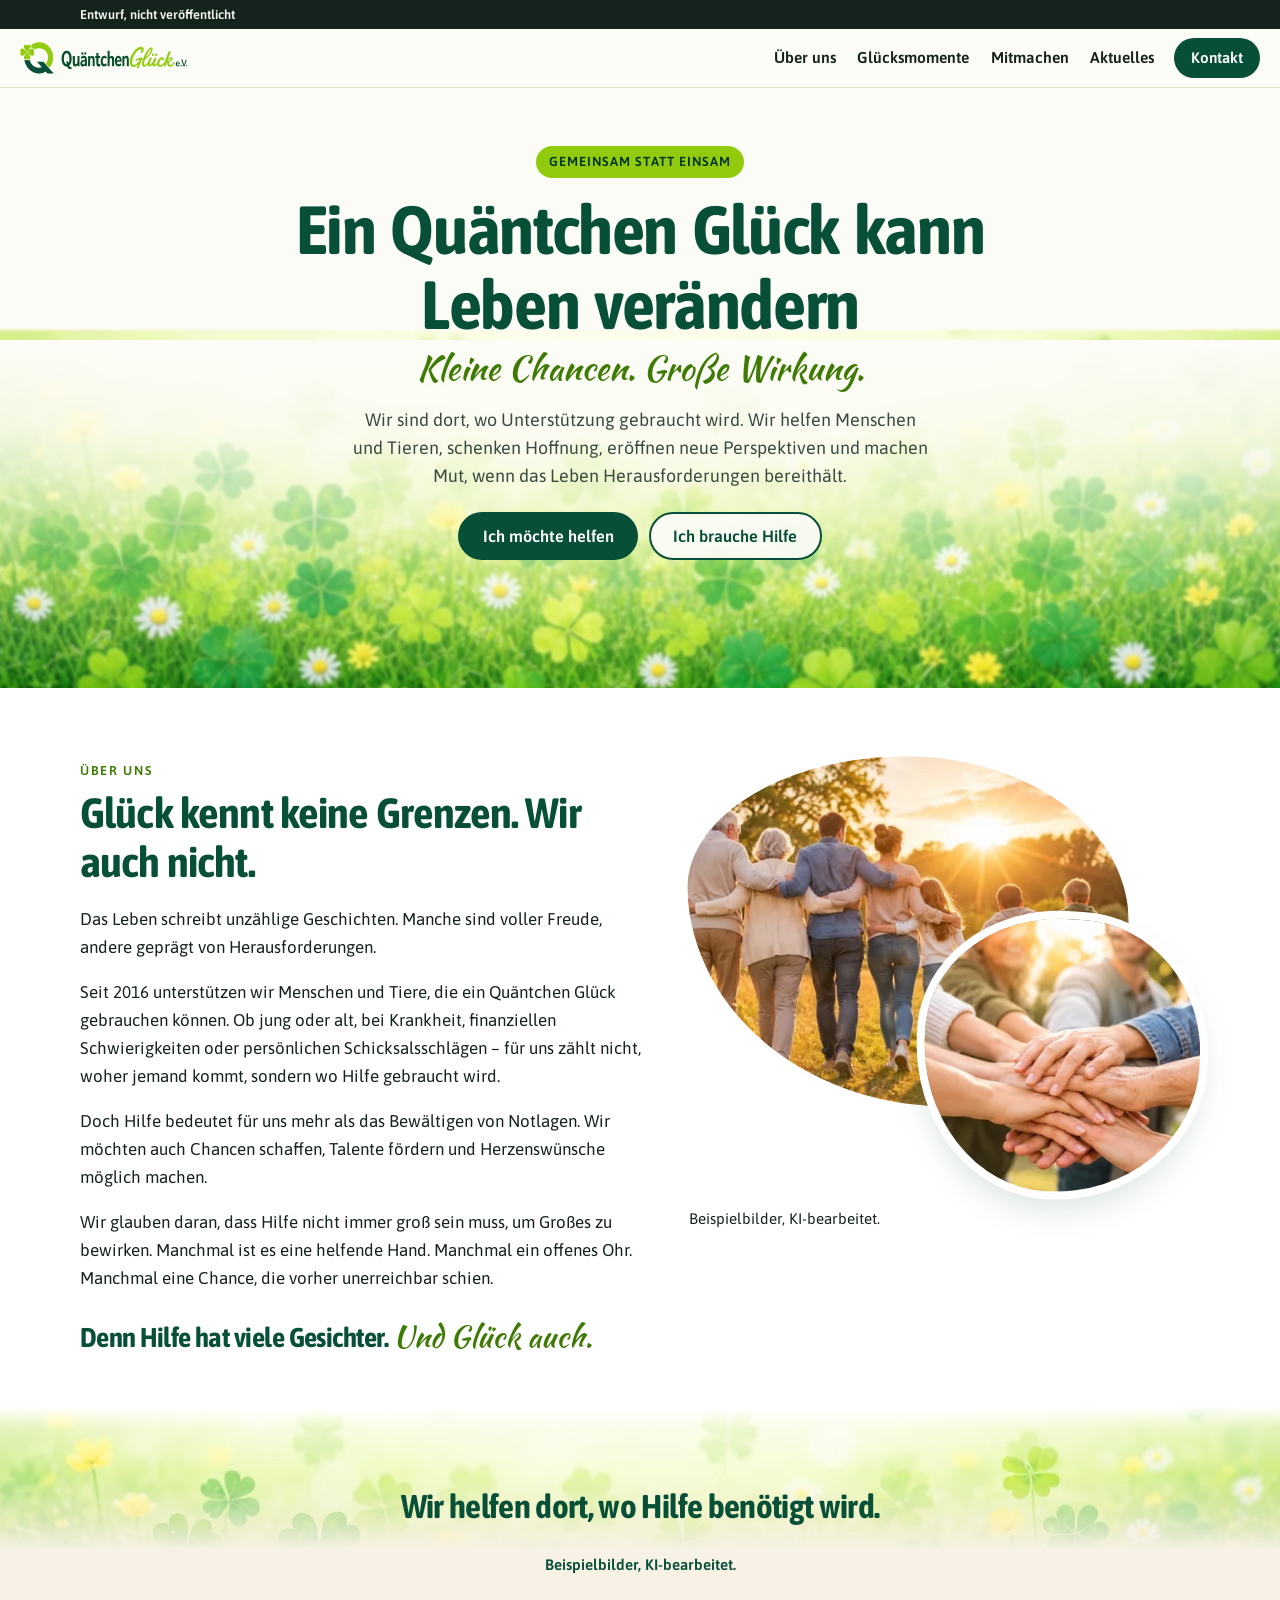
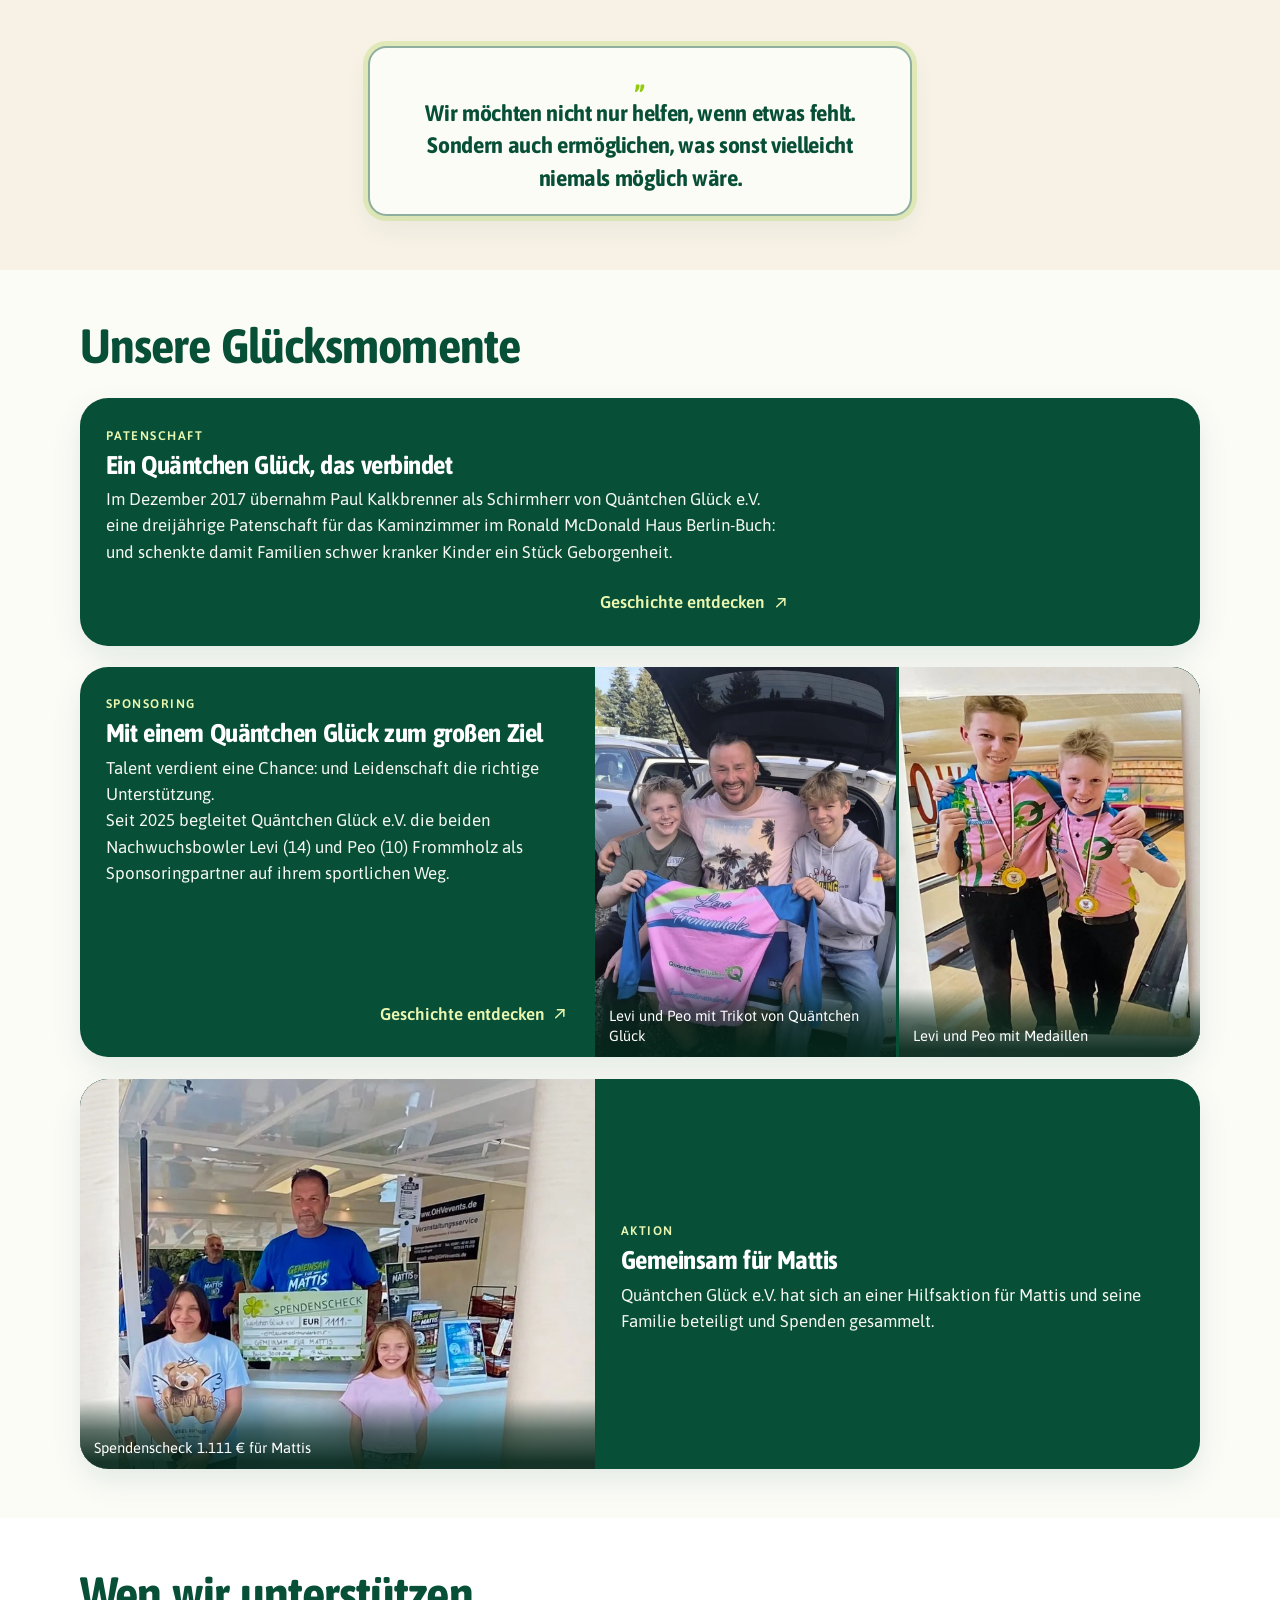
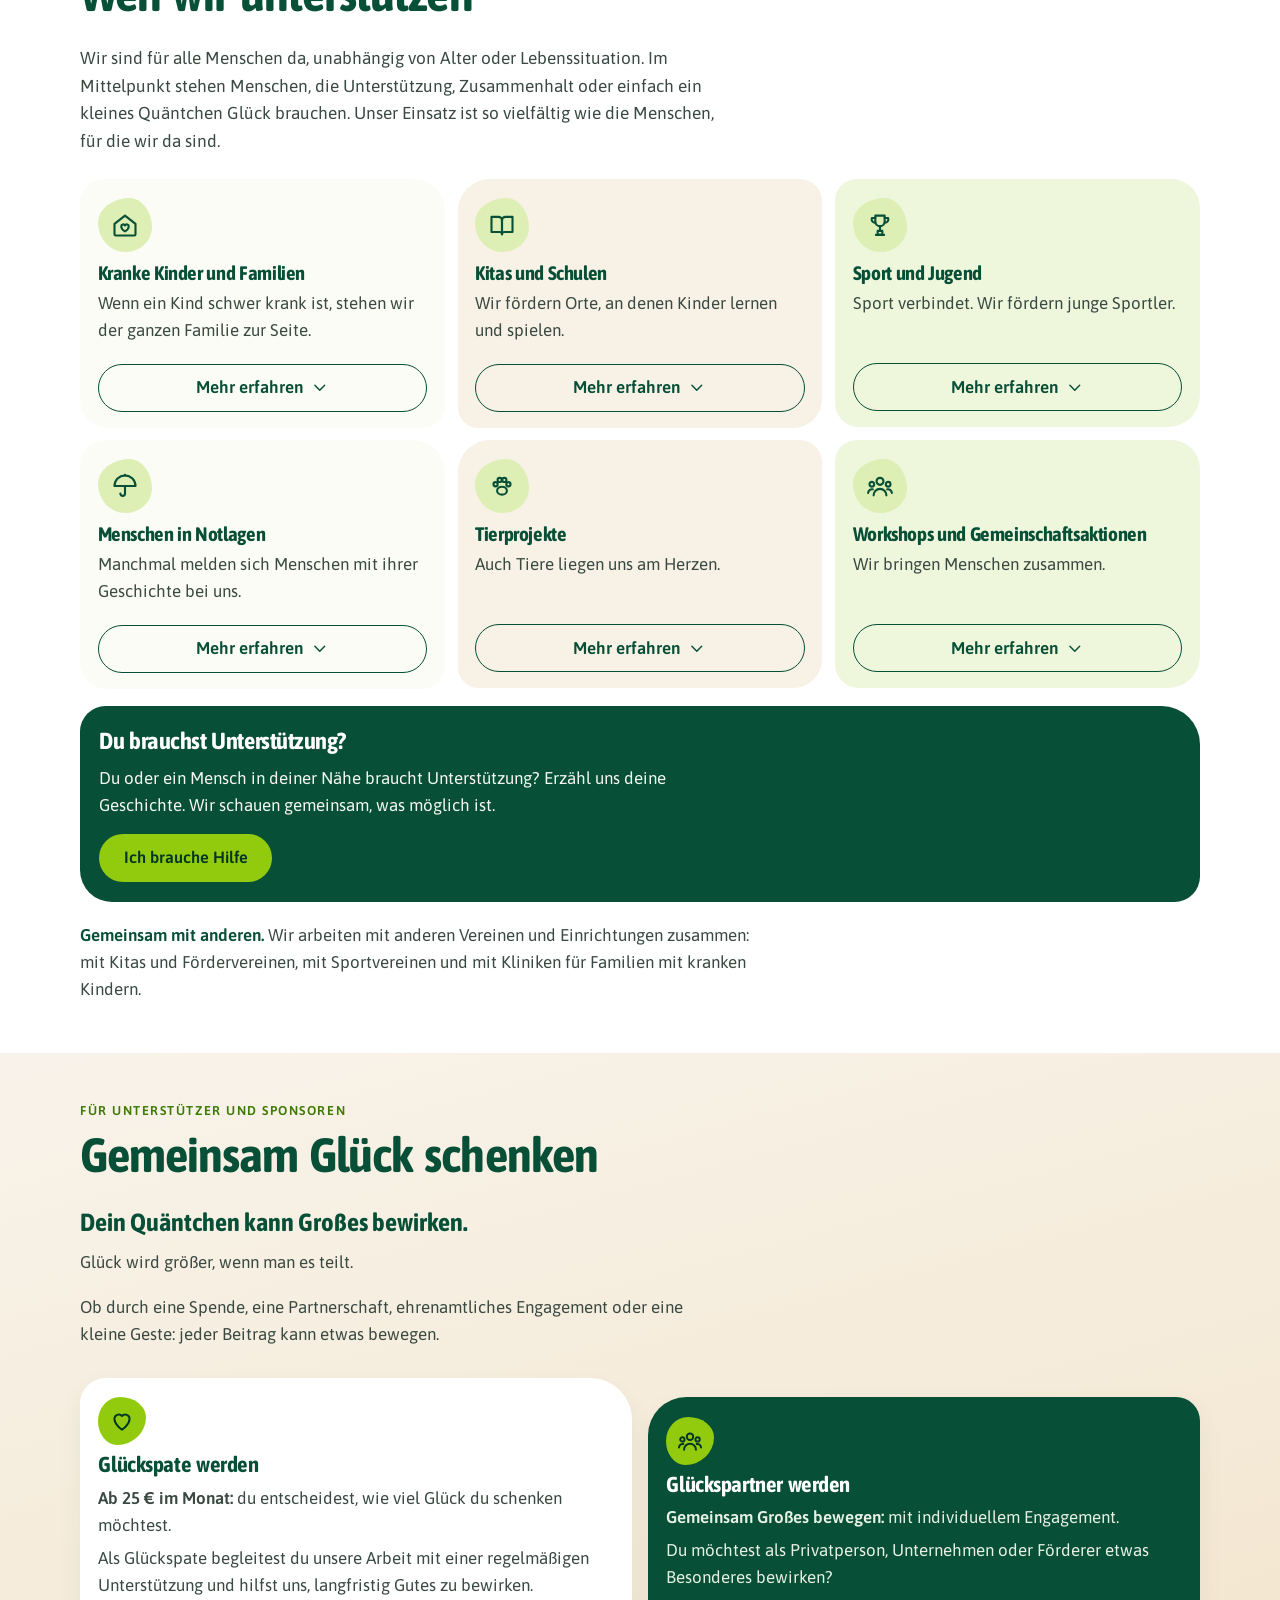
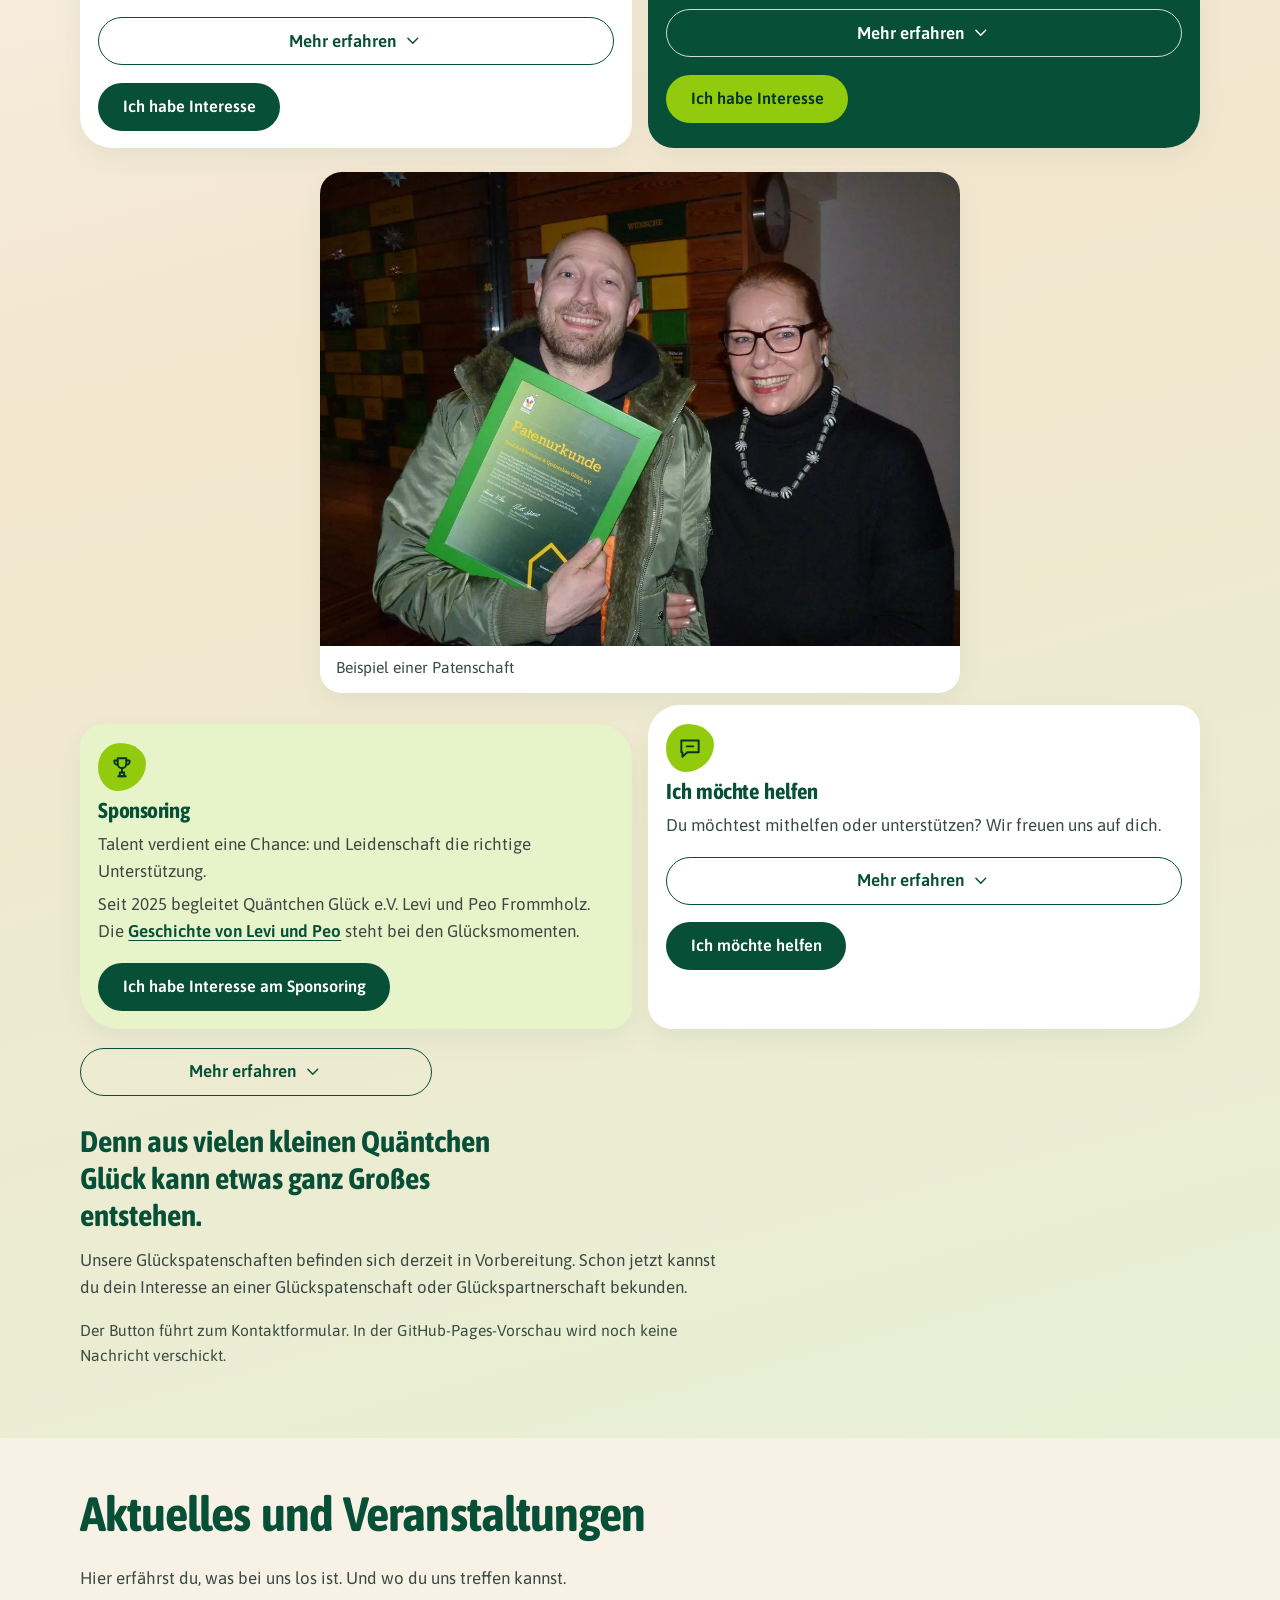
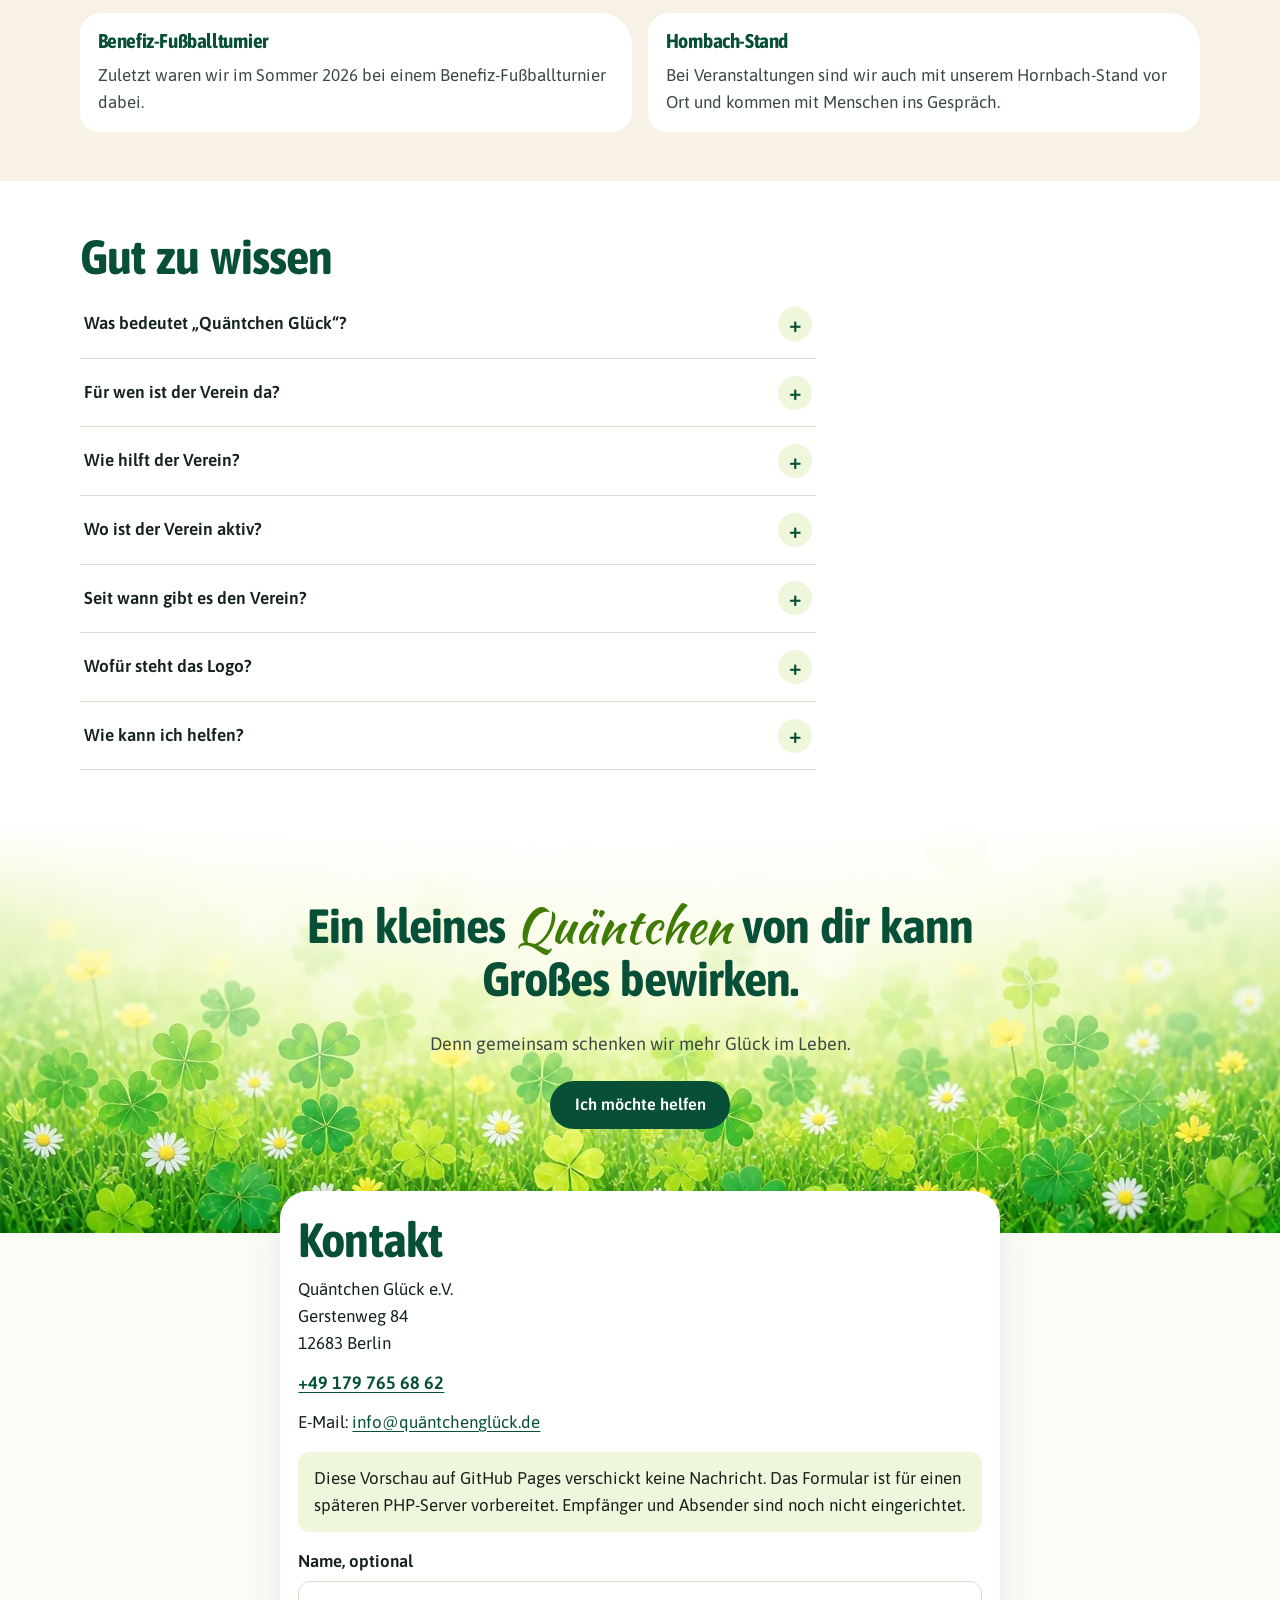
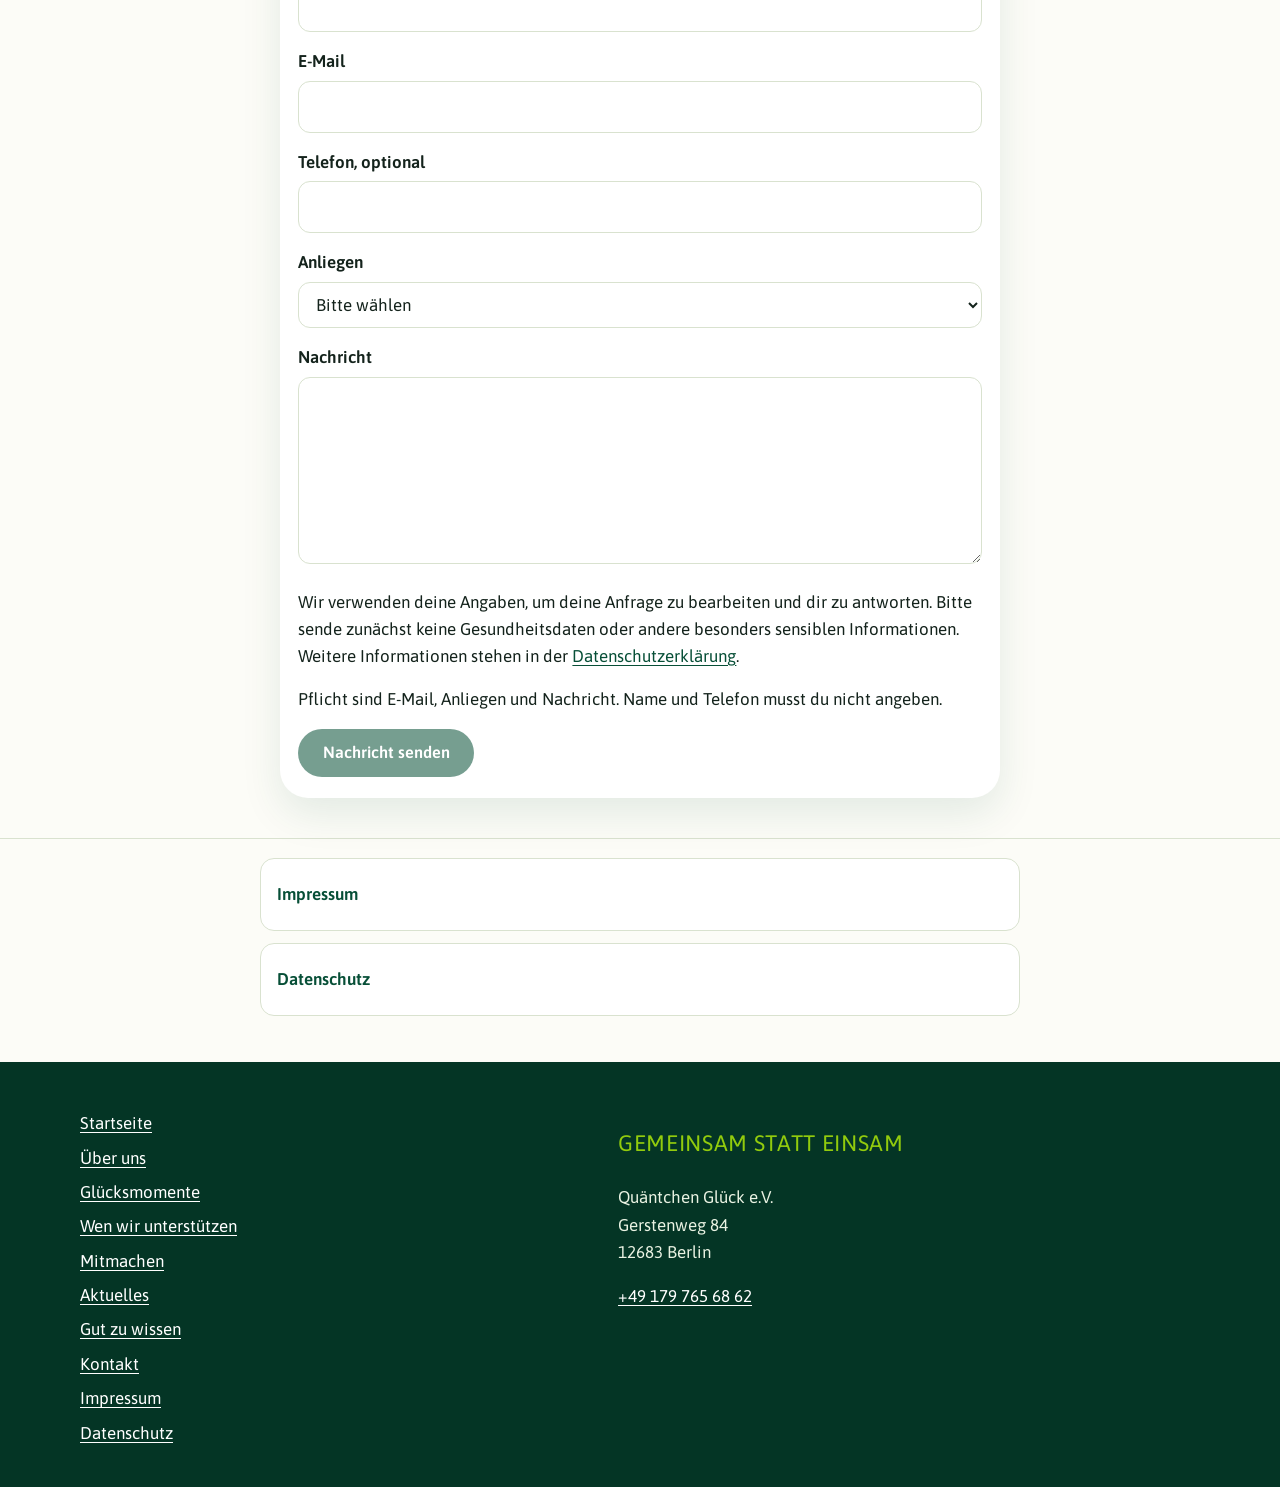
<file: a/index.html>
<!doctype html>
<html lang="de">
<head>
<meta charset="utf-8">
<meta name="viewport" content="width=device-width, initial-scale=1, viewport-fit=cover">
<title>Quäntchen Glück e.V. | Gemeinsam statt einsam</title>
<meta name="description" content="Gemeinsam statt einsam. Quäntchen Glück ist für alle Menschen da, unabhängig von Alter oder Lebenssituation. Manchmal kann schon ein kleiner Anstoß viel verändern.">
<meta name="robots" content="noindex, nofollow">
<meta name="theme-color" content="#074F37">
<script>(function(){var d=document.documentElement,q;try{q=new URLSearchParams(location.search)}catch(x){return}
if(q.get('entwurf')==='aus')d.setAttribute('data-entwurf','aus');})();</script>
<link rel="icon" href="../assets/img/favicon-32.png" sizes="32x32" type="image/png">
<link rel="apple-touch-icon" href="../assets/img/apple-touch-icon.png">
<link rel="preload" href="assets/fonts/Asap-Variable-wdth75-100-wght400-700.woff2" as="font" type="font/woff2" crossorigin>
<link rel="preload" href="assets/fonts/Asap-Regular.woff2" as="font" type="font/woff2" crossorigin>
<link rel="preload" href="assets/fonts/Asap-SemiBold.woff2" as="font" type="font/woff2" crossorigin>
<link rel="preload" href="assets/fonts/KaushanScript-Regular.woff2" as="font" type="font/woff2" crossorigin>
<link rel="stylesheet" href="assets/css/base.css?v=ofl-2">
<link rel="stylesheet" href="assets/css/entwurf.css?v=redesign-5">
</head>
<body>
<a class="skip" href="#inhalt">Zum Inhalt springen</a>
<div class="entwurf-leiste" role="region" aria-label="Entwurfsansicht">
  <div class="wrap entwurf-inner">
    <strong>Entwurf, nicht veröffentlicht</strong>
  </div>
</div>
<header class="kopf">
  <div class="wrap kopf-inner">
    <a class="marke" href="#inhalt">
      <img class="marke-bild" src="../assets/img/quaentchen-glueck-logo-bildmarke.svg" width="44" height="41" alt="">
      <img class="marke-wort" src="../assets/img/quaentchen-glueck-logo-wortmarke.svg" width="148" height="28" alt="Quäntchen Glück e.V.">
    </a>
    <nav class="nav-desktop" aria-label="Hauptnavigation"><ul><li><a href="#ueber-uns">Über uns</a></li><li><a href="#gluecksmomente">Glücksmomente</a></li><li><a href="#mitmachen">Mitmachen</a></li><li><a href="#aktuelles">Aktuelles</a></li></ul></nav>
    <a class="btn btn-dunkel kopf-kontakt" href="#kontakt">Kontakt</a>
    <details class="nav-mobil">
      <summary aria-label="Menü öffnen"><svg class="icon" viewBox="0 0 24 24" aria-hidden="true" focusable="false"><path d="M4 7h16M4 12h16M4 17h16"/></svg><span class="nav-mobil-text">Menü</span></summary>
      <nav aria-label="Hauptnavigation mobil"><ul><li><a href="#inhalt">Startseite</a></li><li><a href="#ueber-uns">Über uns</a></li><li><a href="#gluecksmomente">Glücksmomente</a></li><li><a href="#mitmachen">Mitmachen</a></li><li><a href="#aktuelles">Aktuelles</a></li><li><a href="#kontakt">Kontakt</a></li></ul></nav>
    </details>
  </div>
</header>
<main id="inhalt">
<section class="hero" aria-labelledby="hero-h">
  <div class="hero-bild" aria-hidden="true"></div>
  <div class="wrap hero-inner">
    <p class="badge">Gemeinsam statt einsam</p>
    <h1 id="hero-h">Ein Quäntchen Glück kann Leben verändern</h1>
    <p class="hero-zeile">Kleine Chancen. Große Wirkung.</p>
    <p class="lead">Wir sind dort, wo Unterstützung gebraucht wird. Wir helfen Menschen und Tieren, schenken Hoffnung, eröffnen neue Perspektiven und machen Mut, wenn das Leben Herausforderungen bereithält.</p>
    <div class="btn-reihe" id="wege">
      <a class="btn btn-dunkel" href="#mitmachen">Ich möchte helfen</a>
      <a class="btn btn-rand" href="#kontakt" data-anliegen="allgemein">Ich brauche Hilfe</a>
    </div>
  </div>
</section>

<section id="ueber-uns" class="abschnitt ueber erscheint" aria-labelledby="ueber-h">
  <div class="wrap ueber-layout">
    <figure class="ueber-visuell">
      <div class="ueber-bilder">
      <!-- Bildtausch: nur den Dateinamen in der jeweiligen Bildzeile ändern. Vorhanden: hoffnung-in-kleinen-haenden, gemeinsam-ins-goldene-sonnenlicht, gemeinsam-stark-haende-der-einheit -->
      <div class="ueber-bild ueber-bild-sonne">
        <img alt="Menschen verschiedenen Alters gehen Arm in Arm über eine Wiese dem Sonnenlicht entgegen, eine Person im Rollstuhl, ein Hund läuft mit." width="2048" height="1152" src="../assets/img/ki/ueber-uns/gemeinsam-ins-goldene-sonnenlicht-1024.webp" srcset="../assets/img/ki/ueber-uns/gemeinsam-ins-goldene-sonnenlicht-640.webp 640w, ../assets/img/ki/ueber-uns/gemeinsam-ins-goldene-sonnenlicht-1024.webp 1024w, ../assets/img/ki/ueber-uns/gemeinsam-ins-goldene-sonnenlicht-1600.webp 1600w" sizes="(min-width: 960px) 520px, 86vw">
      </div>
      <div class="ueber-bild ueber-bild-haende">
        <img alt="Hände verschiedenen Alters liegen übereinander, dahinter lächeln Menschen im warmen Licht." width="2048" height="1152" src="../assets/img/ki/ueber-uns/gemeinsam-stark-haende-der-einheit-1024.webp" srcset="../assets/img/ki/ueber-uns/gemeinsam-stark-haende-der-einheit-640.webp 640w, ../assets/img/ki/ueber-uns/gemeinsam-stark-haende-der-einheit-1024.webp 1024w, ../assets/img/ki/ueber-uns/gemeinsam-stark-haende-der-einheit-1600.webp 1600w" sizes="(min-width: 960px) 280px, 54vw">
      </div>
      </div>
      <figcaption class="bild-hinweis">Beispielbilder, KI-bearbeitet.</figcaption>
    </figure>
    <div class="ueber-text">
      <h2 id="ueber-h" class="kicker">Über uns</h2>
      <p class="ueber-kern">Glück kennt keine Grenzen. Wir auch nicht.</p>
      <p>Das Leben schreibt unzählige Geschichten. Manche sind voller Freude, andere geprägt von Herausforderungen.</p>
      <p>Seit 2016 unterstützen wir Menschen und Tiere, die ein Quäntchen Glück gebrauchen können. Ob jung oder alt, bei Krankheit, finanziellen Schwierigkeiten oder persönlichen Schicksalsschlägen – für uns zählt nicht, woher jemand kommt, sondern wo Hilfe gebraucht wird.</p>
      <p>Doch Hilfe bedeutet für uns mehr als das Bewältigen von Notlagen. Wir möchten auch Chancen schaffen, Talente fördern und Herzenswünsche möglich machen.</p>
      <p>Wir glauben daran, dass Hilfe nicht immer groß sein muss, um Großes zu bewirken. Manchmal ist es eine helfende Hand. Manchmal ein offenes Ohr. Manchmal eine Chance, die vorher unerreichbar schien.</p>
      <p class="ueber-schluss">Denn Hilfe hat viele Gesichter. <span class="akzent">Und Glück auch.</span></p>
    </div>
  </div>
</section>

<div class="bruecke">
  <p>Wir helfen dort, wo Hilfe benötigt wird.</p>
  <p class="bild-hinweis">Beispielbilder, KI-bearbeitet.</p>
</div>

<section class="zitat erscheint" aria-labelledby="zitat-text">
  <div class="wrap zitat-inner">
    <blockquote>
      <p id="zitat-text">Wir möchten nicht nur helfen, wenn etwas fehlt. Sondern auch ermöglichen, was sonst vielleicht niemals möglich wäre.</p>
    </blockquote>
  </div>
</section>

<section id="gluecksmomente" class="abschnitt momente erscheint" aria-labelledby="momente-h">
  <div class="wrap">
    <h2 id="momente-h">Unsere Glücksmomente</h2>
    <div class="momente-liste">

      <article class="moment" id="geschichte-kalkbrenner">
        <div class="moment-grid moment-nur-text">
          <div class="moment-text on-dark">
            <p class="moment-kicker">Patenschaft</p>
            <h3>Ein Quäntchen Glück, das verbindet</h3>
            <p>Im Dezember 2017 übernahm Paul Kalkbrenner als Schirmherr von Quäntchen Glück e.V. eine dreijährige Patenschaft für das Kaminzimmer im Ronald McDonald Haus Berlin-Buch: und schenkte damit Familien schwer kranker Kinder ein Stück Geborgenheit.</p>
            <details class="geschichte">
              <summary><span class="lbl-zu">Geschichte entdecken</span><span class="lbl-auf">Geschichte einklappen</span><svg class="icon pfeil" viewBox="0 0 24 24" aria-hidden="true" focusable="false"><path d="M7 17L17 7"/><path d="M9 7h8v8"/></svg></summary>
              <div class="geschichte-inhalt">
                <p>Mit dieser besonderen Weihnachtsüberraschung unterstützte er einen wichtigen Rückzugsort für Familien, die während der Behandlung ihrer Kinder vor großen Herausforderungen stehen.</p>
                <p>Ein wunderbares Beispiel dafür, wie gemeinsames Engagement Hoffnung schenken und ein Quäntchen Glück Großes bewirken kann.</p>
              </div>
            </details>
          </div>
        </div>
      </article>

      <article class="moment" id="geschichte-levi">
        <div class="moment-grid">
          <div class="moment-fotos">
            <figure class="moment-foto foto-trikot">
              <picture>
                <source type="image/webp" srcset="../assets/img/verein/sponsoring-levi-peo-trikot.webp">
                <img src="../assets/img/verein/sponsoring-levi-peo-trikot.jpg" width="1000" height="1216" loading="lazy" decoding="async" alt="Levi und Peo Frommholz mit Begleitung halten ein pink-blaues Trikot mit dem Namen Levi Frommholz und dem Logo von Quäntchen Glück e.V. am Auto.">
              </picture>
              <figcaption>Levi und Peo mit Trikot von Quäntchen Glück</figcaption>
            </figure>
            <figure class="moment-foto foto-medaillen">
              <picture>
                <source type="image/webp" srcset="../assets/img/verein/sponsoring-levi-peo-medaillen.webp">
                <img src="../assets/img/verein/sponsoring-levi-peo-medaillen.jpg" width="1000" height="1127" loading="lazy" decoding="async" alt="Levi und Peo in pink-blauen Bowlingtrikots von Quäntchen Glück mit Medaillen in einer Bowlingbahn.">
              </picture>
              <figcaption>Levi und Peo mit Medaillen</figcaption>
            </figure>
          </div>
          <div class="moment-text on-dark">
            <p class="moment-kicker">Sponsoring</p>
            <h3>Mit einem Quäntchen Glück zum großen Ziel</h3>
            <p>Talent verdient eine Chance: und Leidenschaft die richtige Unterstützung.</p>
            <p>Seit 2025 begleitet Quäntchen Glück e.V. die beiden Nachwuchsbowler Levi (14) und Peo (10) Frommholz als Sponsoringpartner auf ihrem sportlichen Weg.</p>
            <details class="geschichte">
              <summary><span class="lbl-zu">Geschichte entdecken</span><span class="lbl-auf">Geschichte einklappen</span><svg class="icon pfeil" viewBox="0 0 24 24" aria-hidden="true" focusable="false"><path d="M7 17L17 7"/><path d="M9 7h8v8"/></svg></summary>
              <div class="geschichte-inhalt">
                <p>Mit Sachspenden, der Unterstützung bei Reisen und finanziellen Starthilfen helfen wir den Brüdern dabei, ihrer Leidenschaft nachzugehen und sich sportlich weiterzuentwickeln.</p>
                <p>Denn wir sind überzeugt: Große Träume sollten nicht an fehlenden Möglichkeiten scheitern.</p>
                <p>Zwei junge Talente, große Ziele und ein Quäntchen Glück an ihrer Seite.</p>
              </div>
            </details>
          </div>
        </div>
      </article>

      <article class="moment" id="aktionen">
        <div class="moment-grid">
          <figure class="moment-foto foto-scheck">
            <picture>
              <source type="image/webp" srcset="../assets/img/verein/aktion-mattis-scheck.webp">
              <img src="../assets/img/verein/aktion-mattis-scheck.jpg" width="1000" height="1254" loading="lazy" decoding="async" alt="Spendenscheck über 1.111 Euro „Gemeinsam für Mattis“ an Quäntchen Glück e.V., Berlin 30.08.2026.">
            </picture>
            <figcaption>Spendenscheck 1.111 € für Mattis</figcaption>
          </figure>
          <div class="moment-text on-dark">
            <p class="moment-kicker">Aktion</p>
            <h3>Gemeinsam für Mattis</h3>
            <p>Quäntchen Glück e.V. hat sich an einer Hilfsaktion für Mattis und seine Familie beteiligt und Spenden gesammelt.</p>
          </div>
        </div>
      </article>

    </div>
  </div>
</section>

<section id="wen-wir-unterstuetzen" class="abschnitt wen erscheint" aria-labelledby="wen-h">
  <div class="wrap">
    <h2 id="wen-h">Wen wir unterstützen</h2>
    <p class="intro">Wir sind für alle Menschen da, unabhängig von Alter oder Lebenssituation. Im Mittelpunkt stehen Menschen, die Unterstützung, Zusammenhalt oder einfach ein kleines Quäntchen Glück brauchen. Unser Einsatz ist so vielfältig wie die Menschen, für die wir da sind.</p>
    <ul class="kacheln" id="bereiche">
      <li class="kachel">
        <span class="kachel-icon" aria-hidden="true"><svg class="icon" viewBox="0 0 24 24" focusable="false"><path d="M3 11l9-7 9 7v9a1 1 0 0 1-1 1H4a1 1 0 0 1-1-1z"/><path d="M12 17.5s-3.2-1.9-3.2-4.2a1.7 1.7 0 0 1 3.2-.9 1.7 1.7 0 0 1 3.2.9c0 2.3-3.2 4.2-3.2 4.2z"/></svg></span>
        <h3>Kranke Kinder und Familien</h3>
        <p>Wenn ein Kind schwer krank ist, stehen wir der ganzen Familie zur Seite.</p>
        <details class="mehr"><summary><span class="lbl-zu">Mehr erfahren</span><span class="lbl-auf">Weniger anzeigen</span><svg class="icon chevron" viewBox="0 0 24 24" aria-hidden="true" focusable="false"><path d="M6 9l6 6 6-6"/></svg></summary><div class="mehr-inhalt"><p>Wir sammeln Spenden für Wünsche und unterstützen Einrichtungen, die Familien in dieser Zeit begleiten. Damit ein Stück normaler Alltag möglich bleibt.</p></div></details>
      </li>
      <li class="kachel">
        <span class="kachel-icon" aria-hidden="true"><svg class="icon" viewBox="0 0 24 24" focusable="false"><path d="M3 5h6a3 3 0 0 1 3 3v12a2 2 0 0 0-2-2H3z"/><path d="M21 5h-6a3 3 0 0 0-3 3v12a2 2 0 0 1 2-2h7z"/></svg></span>
        <h3>Kitas und Schulen</h3>
        <p>Wir fördern Orte, an denen Kinder lernen und spielen.</p>
        <details class="mehr"><summary><span class="lbl-zu">Mehr erfahren</span><span class="lbl-auf">Weniger anzeigen</span><svg class="icon chevron" viewBox="0 0 24 24" aria-hidden="true" focusable="false"><path d="M6 9l6 6 6-6"/></svg></summary><div class="mehr-inhalt"><p>Zum Beispiel unterstützen wir eine Berliner Kita beim Umbau ihres Außengeländes. Wir helfen Einrichtungen und Vereinen, die für andere da sind.</p></div></details>
      </li>
      <li class="kachel">
        <span class="kachel-icon" aria-hidden="true"><svg class="icon" viewBox="0 0 24 24" focusable="false"><path d="M8 4h8v5a4 4 0 0 1-8 0z"/><path d="M8 6H5a3 3 0 0 0 3 4"/><path d="M16 6h3a3 3 0 0 1-3 4"/><path d="M12 13v4"/><path d="M8.5 20.5h7"/><path d="M10 17h4v3.5h-4z"/></svg></span>
        <h3>Sport und Jugend</h3>
        <p>Sport verbindet. Wir fördern junge Sportler.</p>
        <details class="mehr"><summary><span class="lbl-zu">Mehr erfahren</span><span class="lbl-auf">Weniger anzeigen</span><svg class="icon chevron" viewBox="0 0 24 24" aria-hidden="true" focusable="false"><path d="M6 9l6 6 6-6"/></svg></summary><div class="mehr-inhalt"><p>Wir sind bei Benefizturnieren dabei, zuletzt im Sommer 2026. Wir fördern auch kleinere Sportarten und junge Menschen, die gemeinsam etwas erreichen wollen.</p></div></details>
      </li>
      <li class="kachel">
        <span class="kachel-icon" aria-hidden="true"><svg class="icon" viewBox="0 0 24 24" focusable="false"><path d="M3 12a9 9 0 0 1 18 0z"/><path d="M12 12v6.5a2 2 0 0 1-4 0"/><path d="M12 3v-.5"/></svg></span>
        <h3>Menschen in Notlagen</h3>
        <p>Manchmal melden sich Menschen mit ihrer Geschichte bei uns.</p>
        <details class="mehr"><summary><span class="lbl-zu">Mehr erfahren</span><span class="lbl-auf">Weniger anzeigen</span><svg class="icon chevron" viewBox="0 0 24 24" aria-hidden="true" focusable="false"><path d="M6 9l6 6 6-6"/></svg></summary><div class="mehr-inhalt"><p>Dann schauen wir, wie wir helfen können, zum Beispiel mit einem Spendenaufruf für einen elektrischen Rollstuhl. Wir unterstützen Menschen, die es gerade nicht leicht haben.</p></div></details>
      </li>
      <li class="kachel">
        <span class="kachel-icon" aria-hidden="true"><svg class="icon" viewBox="0 0 24 24" focusable="false"><ellipse cx="12" cy="16" rx="4.2" ry="3.4"/><circle cx="6.5" cy="10.5" r="1.8"/><circle cx="10" cy="6.8" r="1.8"/><circle cx="14" cy="6.8" r="1.8"/><circle cx="17.5" cy="10.5" r="1.8"/></svg></span>
        <h3>Tierprojekte</h3>
        <p>Auch Tiere liegen uns am Herzen.</p>
        <details class="mehr"><summary><span class="lbl-zu">Mehr erfahren</span><span class="lbl-auf">Weniger anzeigen</span><svg class="icon chevron" viewBox="0 0 24 24" aria-hidden="true" focusable="false"><path d="M6 9l6 6 6-6"/></svg></summary><div class="mehr-inhalt"><p>Wir haben verschiedene Tierprojekte unterstützt, zum Beispiel mit einer Tierpatenschaft auf einem Berliner Tierhof.</p></div></details>
      </li>
      <li class="kachel">
        <span class="kachel-icon" aria-hidden="true"><svg class="icon" viewBox="0 0 24 24" focusable="false"><circle cx="12" cy="8" r="3"/><path d="M6.5 20a5.5 5.5 0 0 1 11 0"/><circle cx="5" cy="10.5" r="2"/><path d="M1.8 18a3.4 3.4 0 0 1 4-3.2"/><circle cx="19" cy="10.5" r="2"/><path d="M22.2 18a3.4 3.4 0 0 0-4-3.2"/></svg></span>
        <h3>Workshops und Gemeinschaftsaktionen</h3>
        <p>Wir bringen Menschen zusammen.</p>
        <details class="mehr"><summary><span class="lbl-zu">Mehr erfahren</span><span class="lbl-auf">Weniger anzeigen</span><svg class="icon chevron" viewBox="0 0 24 24" aria-hidden="true" focusable="false"><path d="M6 9l6 6 6-6"/></svg></summary><div class="mehr-inhalt"><p>Mit Workshops und Trainingseinheiten, mit Spendenständen und gemeinsamen Aktionen.</p></div></details>
      </li>
    </ul>
    <div class="hilfe-band">
      <h3>Du brauchst Unterstützung?</h3>
      <p>Du oder ein Mensch in deiner Nähe braucht Unterstützung? Erzähl uns deine Geschichte. Wir schauen gemeinsam, was möglich ist.</p>
      <a class="btn btn-hell" href="#kontakt" data-anliegen="allgemein">Ich brauche Hilfe</a>
    </div>
    <p id="partner" class="partner-zeile"><strong>Gemeinsam mit anderen.</strong> Wir arbeiten mit anderen Vereinen und Einrichtungen zusammen: mit Kitas und Fördervereinen, mit Sportvereinen und mit Kliniken für Familien mit kranken Kindern.</p>
  </div>
</section>

<section id="mitmachen" class="abschnitt mitmachen erscheint" aria-labelledby="mitmachen-h">
  <div class="wrap">
    <p class="kicker">Für Unterstützer und Sponsoren</p>
    <h2 id="mitmachen-h">Gemeinsam Glück schenken</h2>
    <p class="lead-stark">Dein Quäntchen kann Großes bewirken.</p>
    <p class="einleitung">Glück wird größer, wenn man es teilt.</p>
    <p class="einleitung">Ob durch eine Spende, eine Partnerschaft, ehrenamtliches Engagement oder eine kleine Geste: jeder Beitrag kann etwas bewegen.</p>
    <div class="pfade">
      <article class="pfad pfad-pate" id="patenschaft">
        <span class="pfad-icon" aria-hidden="true"><svg class="icon" viewBox="0 0 24 24" focusable="false"><path d="M12 20s-7-4.4-7-10a4 4 0 0 1 7-2.6A4 4 0 0 1 19 10c0 5.6-7 10-7 10z"/></svg></span>
        <h3>Glückspate werden</h3>
        <p><strong>Ab 25 € im Monat:</strong> du entscheidest, wie viel Glück du schenken möchtest.</p>
        <p>Als Glückspate begleitest du unsere Arbeit mit einer regelmäßigen Unterstützung und hilfst uns, langfristig Gutes zu bewirken.</p>
        <details class="mehr"><summary><span class="lbl-zu">Mehr erfahren</span><span class="lbl-auf">Weniger anzeigen</span><svg class="icon chevron" viewBox="0 0 24 24" aria-hidden="true" focusable="false"><path d="M6 9l6 6 6-6"/></svg></summary><div class="mehr-inhalt">
          <p>Du bist so lange Glückspate wie du möchtest und kannst jederzeit dein Kleeblatt ablegen.</p>
          <p>Ob 25 €, 50 €, 100 € oder mehr: du bestimmst selbst, wie viel du beitragen möchtest.</p>
          <p>Jede Patenschaft ist wertvoll. Denn viele kleine Quäntchen Glück können gemeinsam etwas Großes entstehen lassen.</p>
        </div></details>
        <a class="btn btn-dunkel" href="#kontakt" id="patenschaft-interesse" data-anliegen="patenschaft">Ich habe Interesse</a>
      </article>
      <article class="pfad pfad-partner">
        <span class="pfad-icon" aria-hidden="true"><svg class="icon" viewBox="0 0 24 24" focusable="false"><circle cx="12" cy="8" r="3"/><path d="M6.5 20a5.5 5.5 0 0 1 11 0"/><circle cx="5" cy="10.5" r="2"/><path d="M1.8 18a3.4 3.4 0 0 1 4-3.2"/><circle cx="19" cy="10.5" r="2"/><path d="M22.2 18a3.4 3.4 0 0 0-4-3.2"/></svg></span>
        <h3>Glückspartner werden</h3>
        <p><strong>Gemeinsam Großes bewegen:</strong> mit individuellem Engagement.</p>
        <p>Du möchtest als Privatperson, Unternehmen oder Förderer etwas Besonderes bewirken?</p>
        <details class="mehr"><summary><span class="lbl-zu">Mehr erfahren</span><span class="lbl-auf">Weniger anzeigen</span><svg class="icon chevron" viewBox="0 0 24 24" aria-hidden="true" focusable="false"><path d="M6 9l6 6 6-6"/></svg></summary><div class="mehr-inhalt">
          <p>Unsere Glückspartnerschaft ist flexibel und wird individuell auf dich und deine Vorstellungen angepasst.</p>
          <p>Als Glückspartner hast du die Möglichkeit, unsere Arbeit mit einem größeren finanziellen Beitrag, einer individuellen Förderung oder einer besonderen Partnerschaft zu unterstützen.</p>
          <p>Gemeinsam finden wir eine Form des Engagements, die zu dir und deinen Möglichkeiten passt.</p>
          <p>Besondere Unterstützer und Partner können auf Wunsch auch auf unserer Webseite vorgestellt und für ihr Engagement gewürdigt werden.</p>
          <p>Denn hinter jedem großen Glück stehen Menschen, die es möglich machen.</p>
        </div></details>
        <a class="btn btn-hell" href="#kontakt" data-anliegen="patenschaft">Ich habe Interesse</a>
      </article>
      <figure class="paten-beispiel">
        <picture>
          <source type="image/webp" srcset="../assets/img/verein/patenschaft-kalkbrenner.webp">
          <img src="../assets/img/verein/patenschaft-kalkbrenner.jpg" width="1200" height="890" loading="lazy" decoding="async" alt="Paul Kalkbrenner hält eine Patenurkunde von Quäntchen Glück e.V.; daneben eine Frau.">
        </picture>
        <figcaption>Beispiel einer Patenschaft</figcaption>
      </figure>
      <article class="pfad pfad-sponsoring" id="sponsoring">
        <span class="pfad-icon" aria-hidden="true"><svg class="icon" viewBox="0 0 24 24" focusable="false"><path d="M8 4h8v5a4 4 0 0 1-8 0z"/><path d="M8 6H5a3 3 0 0 0 3 4"/><path d="M16 6h3a3 3 0 0 1-3 4"/><path d="M12 13v4"/><path d="M8.5 20.5h7"/><path d="M10 17h4v3.5h-4z"/></svg></span>
        <h3>Sponsoring</h3>
        <p>Talent verdient eine Chance: und Leidenschaft die richtige Unterstützung.</p>
        <p>Seit 2025 begleitet Quäntchen Glück e.V. Levi und Peo Frommholz. Die <a href="#geschichte-levi">Geschichte von Levi und Peo</a> steht bei den Glücksmomenten.</p>
        <a class="btn btn-dunkel" href="#kontakt" data-anliegen="sponsoring">Ich habe Interesse am Sponsoring</a>
      </article>
      <article class="pfad pfad-hand">
        <span class="pfad-icon" aria-hidden="true"><svg class="icon" viewBox="0 0 24 24" focusable="false"><path d="M4 5h16v11H9.5L5 20v-4H4z"/><path d="M9 10.5h6"/></svg></span>
        <h3>Ich möchte helfen</h3>
        <p>Du möchtest mithelfen oder unterstützen? Wir freuen uns auf dich.</p>
        <details class="mehr"><summary><span class="lbl-zu">Mehr erfahren</span><span class="lbl-auf">Weniger anzeigen</span><svg class="icon chevron" viewBox="0 0 24 24" aria-hidden="true" focusable="false"><path d="M6 9l6 6 6-6"/></svg></summary><div class="mehr-inhalt"><p>Mithelfen und unterstützen kannst du zum Beispiel als helfende Hand bei unseren Aktionen, an einem Spendenstand oder bei einem Benefizturnier. Du kannst auch Mitglied werden oder uns eine Idee für eine Aktion schicken.</p></div></details>
        <a class="btn btn-dunkel" href="#kontakt" data-anliegen="allgemein">Ich möchte helfen</a>
      </article>
    </div>
    <details class="mehr mitmachen-extra"><summary><span class="lbl-zu">Mehr erfahren</span><span class="lbl-auf">Weniger anzeigen</span><svg class="icon chevron" viewBox="0 0 24 24" aria-hidden="true" focusable="false"><path d="M6 9l6 6 6-6"/></svg></summary><div class="mehr-inhalt">
      <p>Du möchtest nicht nur Gutes tun, sondern langfristig etwas bewegen? Dann werde Teil unserer Glücksgemeinschaft!</p>
      <p>Ob als Glückspate mit einer regelmäßigen Unterstützung oder als Glückspartner mit individuellem Engagement: du entscheidest, auf welche Weise du dich einbringen möchtest.</p>
      <p>Gemeinsam machen wir aus deinem Quäntchen Glück etwas Großes.</p>
      <p>Gemeinsam können wir Hoffnung schenken, neue Möglichkeiten schaffen und Menschen und Tieren zeigen, dass sie nicht allein sind.</p>
      <p>Dein Quäntchen Glück wartet auf dich!</p>
      <p>Wir freuen uns darauf, gemeinsam mit dir etwas zu bewegen!</p>
    </div></details>
    <p class="mitmachen-schluss">Denn aus vielen kleinen Quäntchen Glück kann etwas ganz Großes entstehen.</p>
    <p class="mitmachen-hinweis">Unsere Glückspatenschaften befinden sich derzeit in Vorbereitung. Schon jetzt kannst du dein Interesse an einer Glückspatenschaft oder Glückspartnerschaft bekunden.</p>
    <p class="patenschaft-hinweis">Der Button führt zum Kontaktformular. In der GitHub-Pages-Vorschau wird noch keine Nachricht verschickt.</p>
  </div>
</section>

<section id="aktuelles" class="abschnitt aktuelles erscheint" aria-labelledby="aktuelles-h">
  <div class="wrap">
    <h2 id="aktuelles-h">Aktuelles und Veranstaltungen</h2>
    <p class="intro">Hier erfährst du, was bei uns los ist. Und wo du uns treffen kannst.</p>
    <ul class="aktuell-liste">
      <li>
        <h3>Benefiz-Fußballturnier</h3>
        <p>Zuletzt waren wir im Sommer 2026 bei einem Benefiz-Fußballturnier dabei.</p>
      </li>
      <li>
        <h3>Hornbach-Stand</h3>
        <p>Bei Veranstaltungen sind wir auch mit unserem Hornbach-Stand vor Ort und kommen mit Menschen ins Gespräch.</p>
      </li>
    </ul>
  </div>
</section>

<section id="fragen" class="abschnitt faq erscheint" aria-labelledby="faq-h">
  <div class="wrap">
    <h2 id="faq-h">Gut zu wissen</h2>
    <div class="faq-liste">
      <details><summary>Was bedeutet „Quäntchen Glück“?</summary><div class="antwort"><p>Der Name steht für die Idee, dass manchmal schon ein kleiner Anstoß viel verändern kann. Genau dieses Stück Unterstützung möchten wir Menschen ermöglichen.</p></div></details>
      <details><summary>Für wen ist der Verein da?</summary><div class="antwort"><p>Für alle Menschen, unabhängig von Alter oder Lebenssituation. Im Mittelpunkt stehen Menschen, die Unterstützung, Zusammenhalt oder einfach ein kleines Quäntchen Glück brauchen.</p></div></details>
      <details><summary>Wie hilft der Verein?</summary><div class="antwort"><p>Auf unterschiedlichen Wegen. Praktisch, schnell und unbürokratisch. Wir wählen Projekte sorgfältig aus und begleiten ihre Umsetzung.</p></div></details>
      <details><summary>Wo ist der Verein aktiv?</summary><div class="antwort"><p>In Berlin, vor allem im Osten der Stadt und in der Umgebung.</p></div></details>
      <details><summary>Seit wann gibt es den Verein?</summary><div class="antwort"><p>Seit 2016.</p></div></details>
      <details><summary>Wofür steht das Logo?</summary><div class="antwort"><p>Unser farbenfrohes Logo steht für kreative Hilfe, Lebensfreude und Zusammenhalt.</p></div></details>
      <details><summary>Wie kann ich helfen?</summary><div class="antwort"><p>Mithelfen und unterstützen kannst du zum Beispiel als helfende Hand bei unseren Aktionen, an einem Spendenstand oder bei einem Benefizturnier. Du kannst auch Mitglied werden oder uns eine Idee für eine Aktion schicken.</p></div></details>
    </div>
  </div>
</section>

<section class="schluss" aria-labelledby="abschluss-h">
  <div class="wrap">
    <h2 id="abschluss-h">Ein kleines <span class="akzent">Quäntchen</span> von dir kann Großes bewirken.</h2>
    <p>Denn gemeinsam schenken wir mehr Glück im Leben.</p>
    <a class="btn btn-dunkel" href="#mitmachen">Ich möchte helfen</a>
  </div>
</section>

<section id="kontakt" class="kontakt" aria-labelledby="kontakt-h">
  <div class="kontakt-karte">
    <h2 id="kontakt-h">Kontakt</h2>
    <p>Quäntchen Glück e.V.<br>Gerstenweg 84<br>12683 Berlin</p>
    <p><a href="tel:+491797656862">+49 179 765 68 62</a></p>
    <p>E-Mail: <a href="mailto:info@xn--quntchenglck-hcb85a.de">info@quäntchenglück.de</a></p>
    <form class="kontakt-form" id="kontakt-form" onsubmit="return false" novalidate>
      <p id="kontakt-status" class="kontakt-status" role="status">Diese Vorschau auf GitHub Pages verschickt keine Nachricht. Das Formular ist für einen späteren PHP-Server vorbereitet. Empfänger und Absender sind noch nicht eingerichtet.</p>
      <div id="kontakt-fehler" class="kontakt-fehler" role="alert" hidden></div>
      <input type="hidden" name="csrf" value="">
      <input type="hidden" name="ts" value="">
      <p class="kontakt-hp" aria-hidden="true"><label>Website <input type="text" name="website" tabindex="-1" autocomplete="off"></label></p>
      <p><label for="kontakt-name">Name, optional</label><input id="kontakt-name" name="name" type="text" maxlength="80" autocomplete="name"></p>
      <p><label for="kontakt-mail">E-Mail</label><input id="kontakt-mail" name="email" type="email" required maxlength="120" autocomplete="email" aria-describedby="kontakt-pflicht"></p>
      <p><label for="kontakt-tel">Telefon, optional</label><input id="kontakt-tel" name="phone" type="tel" maxlength="40" autocomplete="tel"></p>
      <p><label for="kontakt-anliegen">Anliegen</label><select id="kontakt-anliegen" name="anliegen" required><option value="">Bitte wählen</option><option value="patenschaft">Patenschaft</option><option value="sponsoring">Sponsoring</option><option value="allgemein">Allgemein</option></select></p>
      <p><label for="kontakt-nachricht">Nachricht</label><textarea id="kontakt-nachricht" name="message" required minlength="10" maxlength="2000" rows="6" aria-describedby="kontakt-hinweis"></textarea></p>
      <p id="kontakt-hinweis">Wir verwenden deine Angaben, um deine Anfrage zu bearbeiten und dir zu antworten. Bitte sende zunächst keine Gesundheitsdaten oder andere besonders sensiblen Informationen. Weitere Informationen stehen in der <a href="#datenschutz">Datenschutzerklärung</a>.</p>
      <p id="kontakt-pflicht">Pflicht sind E-Mail, Anliegen und Nachricht. Name und Telefon musst du nicht angeben.</p>
      <button class="btn btn-dunkel" id="kontakt-senden" type="submit" disabled>Nachricht senden</button>
    </form>
  </div>
</section>
</main>

<div class="rechtliches recht-fuss">
  <div class="wrap schmal">
    <details id="impressum" class="recht-klapp"><summary>Impressum</summary><div class="recht-klapp-inhalt">
      
      <p>Angaben nach § 5 DDG. Vorschau: Angaben werden vor Veröffentlichung ergänzt.</p>
      <dl class="recht-liste">
        <dt>Verein</dt><dd>Quäntchen Glück e.V.</dd>
        <dt>Anschrift</dt><dd>Gerstenweg 84, 12683 Berlin</dd>
        <dt>Vertreten durch den Vorstand</dt><dd>Vorschau: Angaben werden vor Veröffentlichung ergänzt.</dd>
        <dt>Registereintrag</dt><dd>Vorschau: Angaben werden vor Veröffentlichung ergänzt.</dd>
        <dt>Elektronische Kontaktaufnahme</dt><dd><a href="tel:+491797656862">+49 179 765 68 62</a><br>E-Mail: <a href="mailto:info@xn--quntchenglck-hcb85a.de">info@quäntchenglück.de</a></dd>
        <dt>Domain</dt><dd>www.quäntchenglück.de. Diese Vorschau wird über GitHub Pages ausgeliefert.</dd>
        <dt>Verantwortlich für den Inhalt</dt><dd>Vorschau: Angaben werden vor Veröffentlichung ergänzt.</dd>
        <dt>Diese Vorschau</dt><dd>Nicht für Suchmaschinen vorgesehen. Auslieferung: GitHub Pages.</dd>
        <dt>Bildnachweis</dt><dd>Logo: Quäntchen Glück e.V. Icons: eigene Zeichnung. Fotos Patenschaft, Sponsoring und Mattis-Aktion: Sarah / Quäntchen Glück e.V. (Vorschau). Kleeblattwiese im Hintergrund: mit KI erzeugt (eigene Erstellung, 2026).</dd>
      </dl>
      <p>Vorschau: Angaben werden vor Veröffentlichung ergänzt.</p>
    </div></details>
    <details id="datenschutz" class="recht-klapp"><summary>Datenschutz</summary><div class="recht-klapp-inhalt">
      
      <p>Dieser Text beschreibt nur die hier sichtbare Vorschau und das vorbereitete, hier nicht aktive Formular. Er ist keine Rechtsberatung. Quellen: <a href="https://www.gesetze-im-internet.de/ddg/__5.html">§ 5 DDG</a>, <a href="https://eur-lex.europa.eu/legal-content/DE/TXT/?uri=CELEX:32016R0679">DSGVO</a>, <a href="https://www.gesetze-im-internet.de/ttdsg/__25.html">§ 25 TDDDG</a>.</p>
      <h3>Verantwortlicher</h3>
      <p>Quäntchen Glück e.V., Gerstenweg 84, 12683 Berlin. Datenschutzadresse: <a href="mailto:info@xn--quntchenglck-hcb85a.de">info@quäntchenglück.de</a></p>
      <h3>Diese Vorschau</h3>
      <p>Die Seitenfassung wird über GitHub Pages ausgeliefert. GitHub Pages ist ein statischer Host. Die Dokumentation „What is GitHub Pages“ sagt: beim Besuch wird die IP-Adresse protokolliert und zu Sicherheitszwecken gespeichert, auch ohne Anmeldung bei GitHub. Quelle: <a href="https://docs.github.com/en/pages/getting-started-with-github-pages/what-is-github-pages">What is GitHub Pages</a>, Abschnitt Data collection. Dieselbe Seite nennt keine feste Aufbewahrungsdauer für diese Sicherheitsprotokolle. Eine Frist wird hier nicht angegeben. Die <a href="https://docs.github.com/en/site-policy/privacy-policies/github-general-privacy-statement">allgemeine Datenschutzerklärung von GitHub</a> beschreibt eine internationale Verarbeitung, einschließlich der USA, und Transfermechanismen. Vertragsrolle für diesen Auftritt: Vorschau: Angaben werden vor Veröffentlichung ergänzt.</p>
      <p>Die Seite setzt keine Cookies und kein Tracking. Schriften und Bilder liegen auf demselben Host. Es gibt keine Verbindung zu Google Fonts und keine Analysewerkzeuge. Die Domain bei STRATO ist nicht der Host dieser Fassung. Angaben zu STRATO gelten erst, wenn der Versand dort tatsächlich läuft.</p>
      <h3>Ladezeichen</h3>
      <p>Beim Öffnen erscheint kein Ladezeichen. Die Seite speichert nichts: kein Cookie, kein sessionStorage, kein localStorage. Eine Ausnahme nach § 25 Abs. 2 TDDDG wird nicht in Anspruch genommen, weil kein Speicherzugriff stattfindet.</p>
      <h3>Kontaktformular</h3>
      <p>In dieser Vorschau wird keine Nachricht verschickt. GitHub Pages führt das vorgesehene PHP-Skript nicht aus. Empfänger und Absender sind serverseitig noch leer. Solange das so bleibt, nimmt auch das Skript selbst keine Nachricht an.</p>
      <p>Wenn der Versand später auf einem PHP-Server aktiv ist, sind E-Mail, Anliegen und Nachricht nötig. Name und Telefon sind freiwillig. Dateien werden nicht hochgeladen. Bitte keine Gesundheitsdaten senden. Der Zweck ist, die Anfrage zu beantworten. Grundlage ist für eine allgemeine Anfrage Art. 6 Abs. 1 lit. f DSGVO, das Interesse des Vereins, auf die Anfrage zu reagieren. Art. 6 Abs. 1 lit. b DSGVO nur, wenn die Anfrage tatsächlich einen Vertrag betrifft. Eine Einwilligung wird dafür nicht abgefragt und ersetzt die Grundlage nicht.</p>
      <p>Das Skript soll den Inhalt nicht speichern, sondern nur per E-Mail weitergeben. Wohin die Mail geht, welche Weiterleitungen bestehen und wann Postfach oder Sicherungskopien gelöscht werden, ist noch nicht festgelegt. Eine pauschale Frist wird nicht behauptet. Für die Missbrauchsbegrenzung legt das Skript einen Hash der IP-Adresse, den Startzeitpunkt und einen Zähler in eine Datei. Den Nachrichtentext legt es nicht ab. Der Zählzeitraum beträgt eine Stunde. Bei jedem Aufruf der Rateprüfung löscht das Skript Dateien, deren Zeitraum abgelaufen ist. Es gibt keinen eigenen Zeitplan. Kommt keine weitere Rateprüfung, bleibt die letzte Datei liegen, bis eine spätere Rateprüfung sie löscht. Eine Löschung nach spätestens einer Stunde wird deshalb nicht versprochen.</p>
      <p>Das Skript liest höchstens 16 KiB der Anfrage und weist alles darüber ab, auch wenn die Längenangabe fehlt oder nicht stimmt. Längere Feldinhalte werden abgewiesen und nicht gekürzt. PHP <code>post_max_size</code> muss mindestens 16K betragen. Ein zusätzliches Webserverlimit <code>LimitRequestBody</code> von mindestens 16384 ist für den späteren Betrieb vorgesehen.</p>
      <p>Erst wenn das Skript auf dem PHP-Server läuft, setzt es ein Sitzungscookie, nur um das Formular-Token diesem Browser zuzuordnen. Diese Vorschau setzt das Cookie nicht, weil der Aufruf hier fehlschlägt.</p>
      <p>Falls der Versand später über STRATO läuft, nennt STRATO für eigene Sicherheitsprotokolle der IP-Adresse höchstens sieben Tage. Das gilt nicht für Nachrichten, Postfächer oder alle Sicherungen. Auftragsverarbeitung: Vorschau: Angaben werden vor Veröffentlichung ergänzt.</p>
      <h3>Deine Rechte</h3>
      <p>Du kannst Auskunft, Berichtigung, Löschung und Einschränkung verlangen und der Verarbeitung widersprechen, soweit die Voraussetzungen vorliegen. Datenübertragbarkeit gilt nur, wo sie rechtlich greift. Beschwerde ist bei einer Aufsichtsbehörde möglich, für Berlin bei der Berliner Beauftragten für Datenschutz und Informationsfreiheit. Eine automatisierte Entscheidung findet nicht statt.</p>
    </div></details>
  </div>
</div>

<footer class="fuss on-dark">
  <div class="wrap fuss-grid">
    <nav aria-label="Seiten im Fußbereich"><ul><li><a href="#inhalt">Startseite</a></li><li><a href="#ueber-uns">Über uns</a></li><li><a href="#gluecksmomente">Glücksmomente</a></li><li><a href="#wen-wir-unterstuetzen">Wen wir unterstützen</a></li><li><a href="#mitmachen">Mitmachen</a></li><li><a href="#aktuelles">Aktuelles</a></li><li><a href="#fragen">Gut zu wissen</a></li><li><a href="#kontakt">Kontakt</a></li><li><a href="#impressum">Impressum</a></li><li><a href="#datenschutz">Datenschutz</a></li></ul></nav>
    <div id="anschrift">
      <p class="claim">Gemeinsam statt einsam</p>
      <p>Quäntchen Glück e.V.<br>Gerstenweg 84<br>12683 Berlin</p>
      <p><a href="tel:+491797656862">+49 179 765 68 62</a></p>
    </div>
  </div>
</footer>
<aside class="leiste-unterstuetzen ist-weg" aria-hidden="true" aria-label="Helfen oder Hilfe bekommen"><a class="btn btn-dunkel" href="#mitmachen">Ich möchte helfen</a><a class="btn btn-hell" href="#kontakt" data-anliegen="allgemein">Ich brauche Hilfe</a></aside>
<script>(function(){
  var form=document.getElementById('kontakt-form');
  document.querySelectorAll('[data-anliegen]').forEach(function(a){
    a.addEventListener('click',function(){
      var sel=document.getElementById('kontakt-anliegen');
      var v=a.getAttribute('data-anliegen');
      if(sel&&v){sel.value=v;}
    });
  });
  // Footer legal: open matching details when hash points to impressum/datenschutz
  function openRechtFromHash(){
    var h=(location.hash||'').replace('#','');
    if(h==='impressum'||h==='datenschutz'){
      var el=document.getElementById(h);
      if(el&&el.tagName==='DETAILS'){el.open=true; el.scrollIntoView({block:'start'});}
    }
  }
  window.addEventListener('hashchange', openRechtFromHash);
  openRechtFromHash();

  if(!form)return;
  var status=document.getElementById('kontakt-status');
  var fehler=document.getElementById('kontakt-fehler');
  var send=document.getElementById('kontakt-senden');
  var backend=false;
  var done=false;
  function say(text){if(status)status.textContent=text;}
  function showErrors(list){
    if(!fehler)return;
    fehler.hidden=list.length===0;
    fehler.textContent=list.join(' ');
  }
  function lockPreview(){
    backend=false;
    if(send)send.disabled=true;
    if(done)return;
    say('Diese Vorschau auf GitHub Pages verschickt keine Nachricht. Das Formular ist für einen späteren PHP-Server vorbereitet. Empfänger und Absender sind noch nicht eingerichtet.');
  }
  function applyToken(data){
    var quiet=done||(fehler&&!fehler.hidden);
    if(!data||data.configured!==true||!data.csrf){
      backend=false;
      if(send)send.disabled=true;
      if(!quiet)say('Der Server nimmt noch keine Nachricht an, weil der Versand nicht eingerichtet ist. Es wird nichts verschickt.');
      return;
    }
    form.elements.csrf.value=data.csrf;
    form.elements.ts.value=String(Math.floor(Date.now()/1000));
    backend=true;
    if(send)send.disabled=false;
    if(!quiet)say('Du kannst die Nachricht senden. Die Empfängeradresse steht nicht auf dieser Seite.');
  }
  function renew(){
    return fetch('../qg-kontakt.php?token=1',{headers:{'Accept':'application/json'},credentials:'same-origin'}).then(function(r){
      if(!r.ok)throw new Error('kein backend');
      return r.json();
    }).then(applyToken).catch(lockPreview);
  }
  if(send)send.disabled=true;
  form.addEventListener('submit',function(ev){
    ev.preventDefault();
    showErrors([]);
    if(!backend){lockPreview();return;}
    var mail=form.elements.email.value.trim();
    var msg=form.elements.message.value.trim();
    var anliegen=form.elements.anliegen.value;
    var lokal=[];
    if(!mail)lokal.push('Bitte eine E-Mail angeben.');
    if(!anliegen)lokal.push('Bitte ein Anliegen wählen.');
    if(msg.length<10)lokal.push('Die Nachricht ist noch zu kurz.');
    if(lokal.length){showErrors(lokal);return;}
    if(!done)say('Die Nachricht wird gesendet.');
    function unknown(){
      backend=false;
      if(send)send.disabled=true;
      say('Ob die Nachricht angenommen wurde, ist unbekannt. Es gibt keinen zweiten Sendeversuch.');
      showErrors(['Die Antwort ist ausgeblieben oder nicht lesbar. Bitte nicht erneut senden.']);
    }
    fetch('../qg-kontakt.php',{method:'POST',body:new FormData(form),headers:{'Accept':'application/json'},credentials:'same-origin'}).then(function(r){
      return r.text().then(function(text){
        var data=null,parsed=false;
        try{data=JSON.parse(text);parsed=!!data&&typeof data==='object'&&!Array.isArray(data)&&typeof data.ok==='boolean';}catch(e){parsed=false;}
        return {ok:r.ok,data:data,parsed:parsed};
      });
    }).then(function(res){
      if(!res.parsed||(res.data.ok===true&&!res.ok)){unknown();return;}
      if(res.ok&&res.data.ok===true){
        done=true;
        say('Der Server hat die Nachricht zum Versand angenommen. Das ist noch keine Zustellbestätigung.');
        form.reset();
        backend=false;
        if(send)send.disabled=true;
        if(res.data.csrf){
          form.elements.csrf.value=res.data.csrf;
          form.elements.ts.value=String(Math.floor(Date.now()/1000));
          backend=true;
          if(send)send.disabled=false;
        }
        return;
      }
      var text=(res.data&&res.data.errors&&res.data.errors.length)?res.data.errors.join(' '):'Die Nachricht wurde nicht angenommen. Es wird nichts verschickt.';
      showErrors([text]);
      say('Die Nachricht wurde nicht verschickt.');
      renew();
    }).catch(function(){unknown();});
  });
  renew();
})();</script>
<script>(function(){var m=document.querySelector('.nav-mobil');if(!m)return;
m.addEventListener('click',function(e){if(e.target.closest('a'))m.removeAttribute('open');});
document.addEventListener('keydown',function(e){if(e.key==='Escape'&&m.open){m.removeAttribute('open');m.querySelector('summary').focus();}});
document.addEventListener('click',function(e){if(m.open&&!m.contains(e.target))m.removeAttribute('open');});})();</script>
<script>(function(){
  function sync(d){
    var s=d.querySelector('summary');
    if(!s)return;
    s.setAttribute('aria-expanded',d.open?'true':'false');
  }
  document.querySelectorAll('details').forEach(function(d){
    sync(d);
    d.addEventListener('toggle',function(){sync(d);});
  });
  var nav=document.querySelector('.nav-mobil');
  if(nav){
    nav.addEventListener('toggle',function(){
      var s=nav.querySelector('summary');
      if(s)s.setAttribute('aria-label',nav.open?'Menü schließen':'Menü öffnen');
    });
  }
  if(window.matchMedia('(prefers-reduced-motion: reduce)').matches||!('IntersectionObserver' in window))return;
  var els=[].slice.call(document.querySelectorAll('.erscheint'));
  if(!els.length)return;
  document.documentElement.classList.add('bewegt');
  var io=new IntersectionObserver(function(entries){
    entries.forEach(function(en){
      if(!en.isIntersecting)return;
      en.target.classList.add('ist-sichtbar');
      io.unobserve(en.target);
    });
  },{threshold:.05,rootMargin:'0px 0px 18% 0px'});
  setTimeout(function(){els.forEach(function(el){el.classList.add('ist-sichtbar');});},2200);
  els.forEach(function(el){
    var r=el.getBoundingClientRect();
    if(r.top<window.innerHeight*.92&&r.bottom>0)el.classList.add('ist-sichtbar');
    else io.observe(el);
  });
})();</script>
<script>(function(){
  var links=[].slice.call(document.querySelectorAll('.nav-desktop a[href^="#"], .nav-mobil a[href^="#"]'));
  if(!links.length||!('IntersectionObserver' in window))return;
  var seen={};
  links.forEach(function(a){seen[a.getAttribute('href').slice(1)]=true;});
  function set(id){
    links.forEach(function(a){
      if(a.getAttribute('href')==='#'+id)a.setAttribute('aria-current','true');
      else a.removeAttribute('aria-current');
    });
  }
  var io=new IntersectionObserver(function(entries){
    entries.forEach(function(en){if(en.isIntersecting)set(en.target.id);});
  },{rootMargin:'-45% 0px -45% 0px',threshold:0});
  Object.keys(seen).forEach(function(id){
    var el=document.getElementById(id);
    if(el)io.observe(el);
  });
})();</script>
<script>(function(){
  var bar=document.querySelector('.leiste-unterstuetzen');
  if(!bar)return;
  var ziele=[
    document.querySelector('.hero .btn-reihe'),
    document.querySelector('.ueber-visuell'),
    document.getElementById('kontakt'),
    document.querySelector('.recht-fuss'),
    document.querySelector('.fuss')
  ].filter(Boolean);
  function zeigen(weg){
    bar.classList.toggle('ist-weg',weg);
    if(weg)bar.setAttribute('aria-hidden','true');
    else bar.removeAttribute('aria-hidden');
  }
  if(!('IntersectionObserver' in window)){zeigen(false);return;}
  var treffer=new Set();
  var io=new IntersectionObserver(function(entries){
    entries.forEach(function(en){
      if(en.isIntersecting)treffer.add(en.target);
      else treffer.delete(en.target);
    });
    zeigen(treffer.size>0);
  },{threshold:0});
  ziele.forEach(function(el){io.observe(el);});
})();</script>
<script>(function(){
  var karten=[].slice.call(document.querySelectorAll('.kachel'));
  if(karten.length<2)return;
  var timer=0;
  function zeile(karte){
    return Math.round((karte.getBoundingClientRect().top+window.scrollY)/8)*8;
  }
  function angleichen(){
    var inhalte=[];
    karten.forEach(function(karte){
      karte.style.minHeight='';
      var offen=karte.querySelector('details.mehr');
      var inhalt=karte.querySelector('.mehr-inhalt');
      if(offen&&offen.open&&inhalt){
        inhalt.style.display='none';
        inhalte.push(inhalt);
      }
    });
    var gruppen={};
    karten.forEach(function(karte){
      var key=String(zeile(karte));
      (gruppen[key]||(gruppen[key]=[])).push(karte);
    });
    Object.keys(gruppen).forEach(function(key){
      var reihe=gruppen[key];
      if(reihe.length<2)return;
      var max=0;
      reihe.forEach(function(karte){max=Math.max(max,karte.offsetHeight);});
      reihe.forEach(function(karte){karte.style.minHeight=max+'px';});
    });
    inhalte.forEach(function(inhalt){inhalt.style.display='';});
  }
  function planen(){
    if(timer)clearTimeout(timer);
    timer=setTimeout(angleichen,60);
  }
  karten.forEach(function(karte){
    var details=karte.querySelector('details.mehr');
    if(details)details.addEventListener('toggle',angleichen);
  });
  window.addEventListener('resize',planen);
  if(document.fonts&&document.fonts.ready)document.fonts.ready.then(angleichen);
  angleichen();
})();</script>
</body>
</html>
</file>
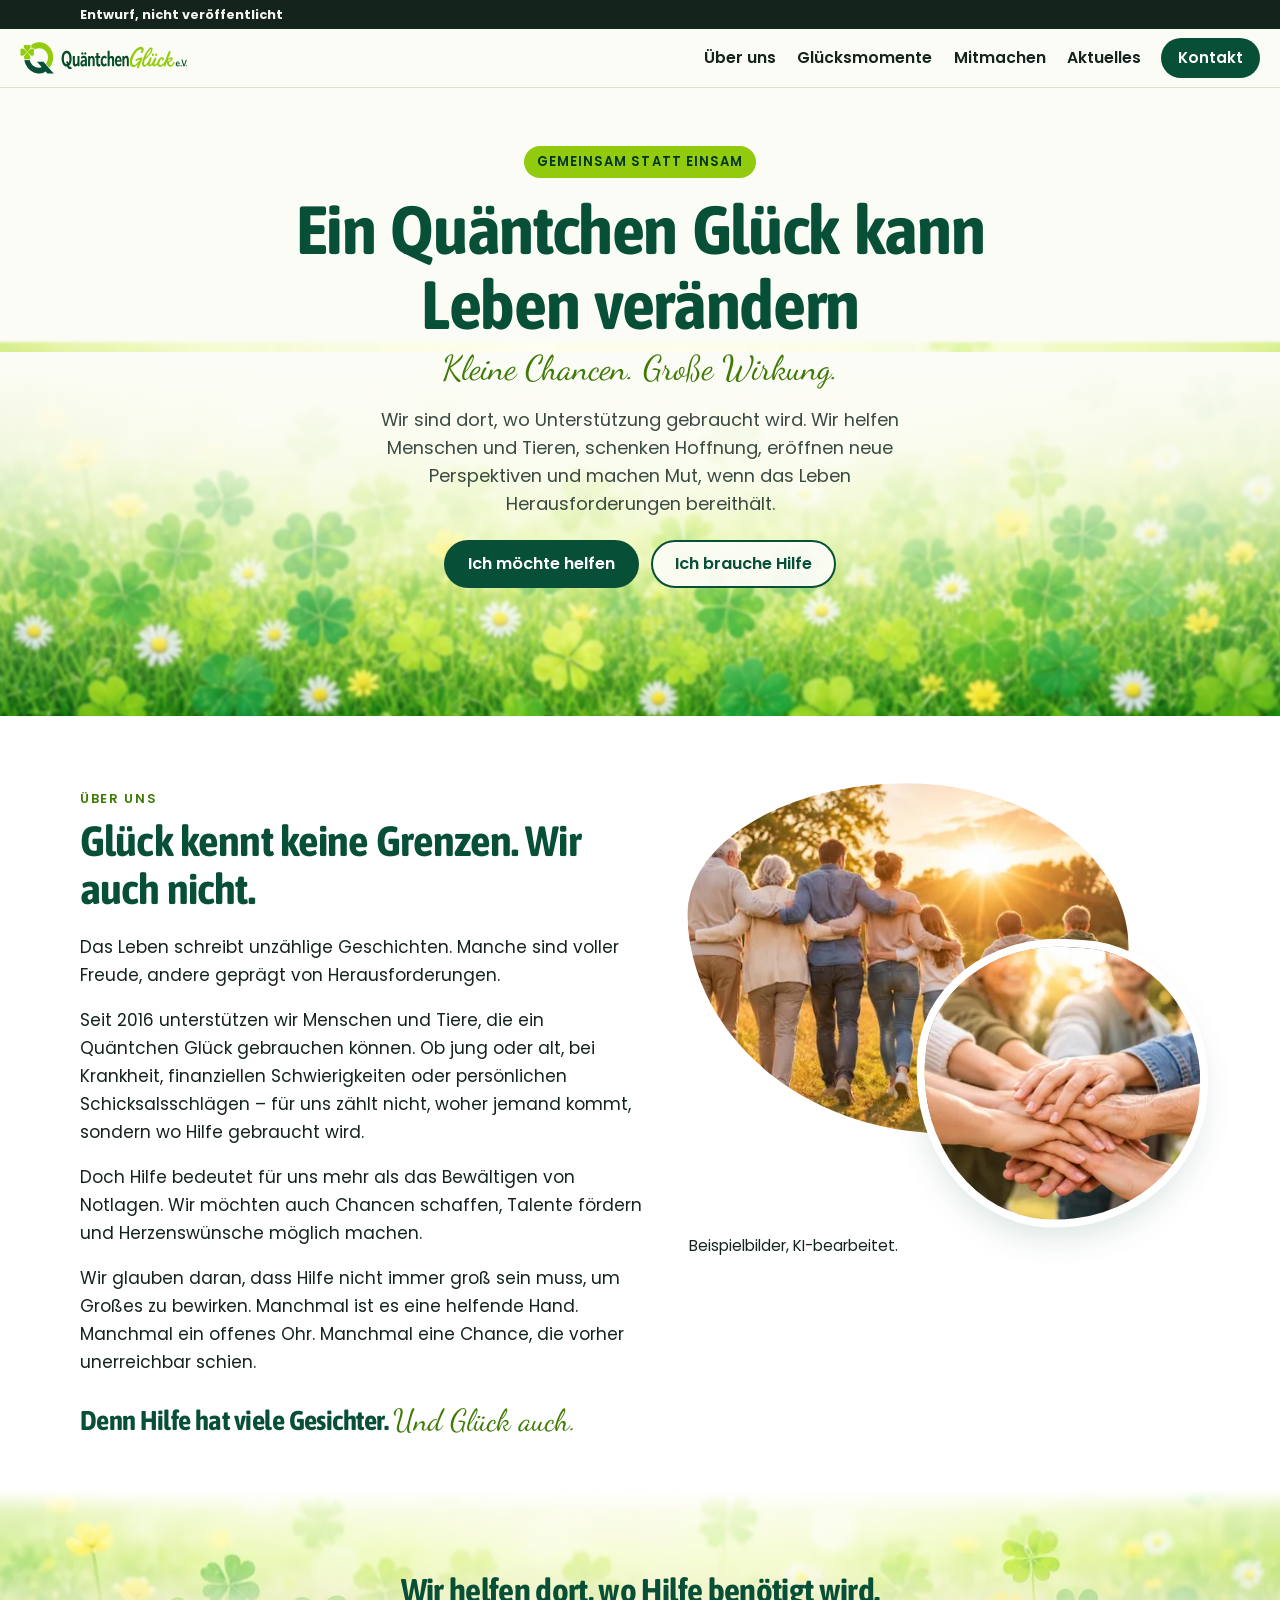
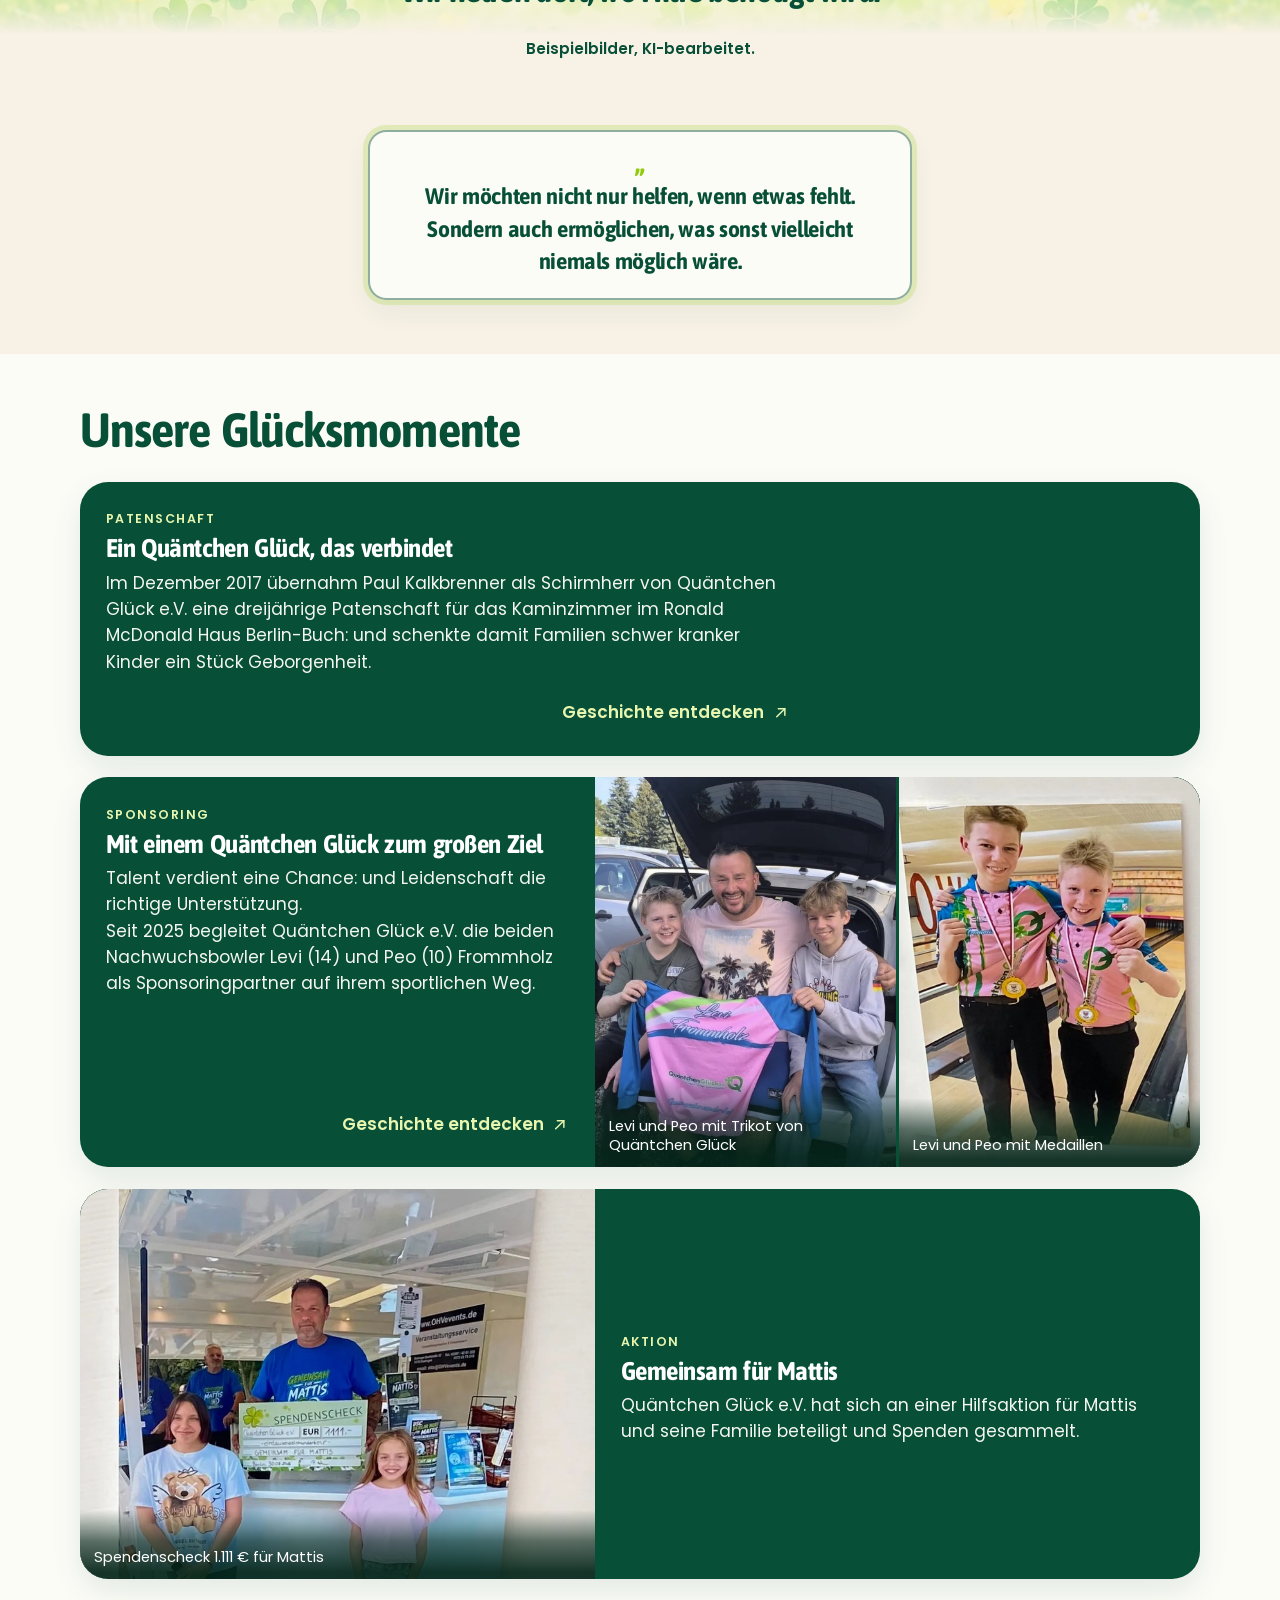
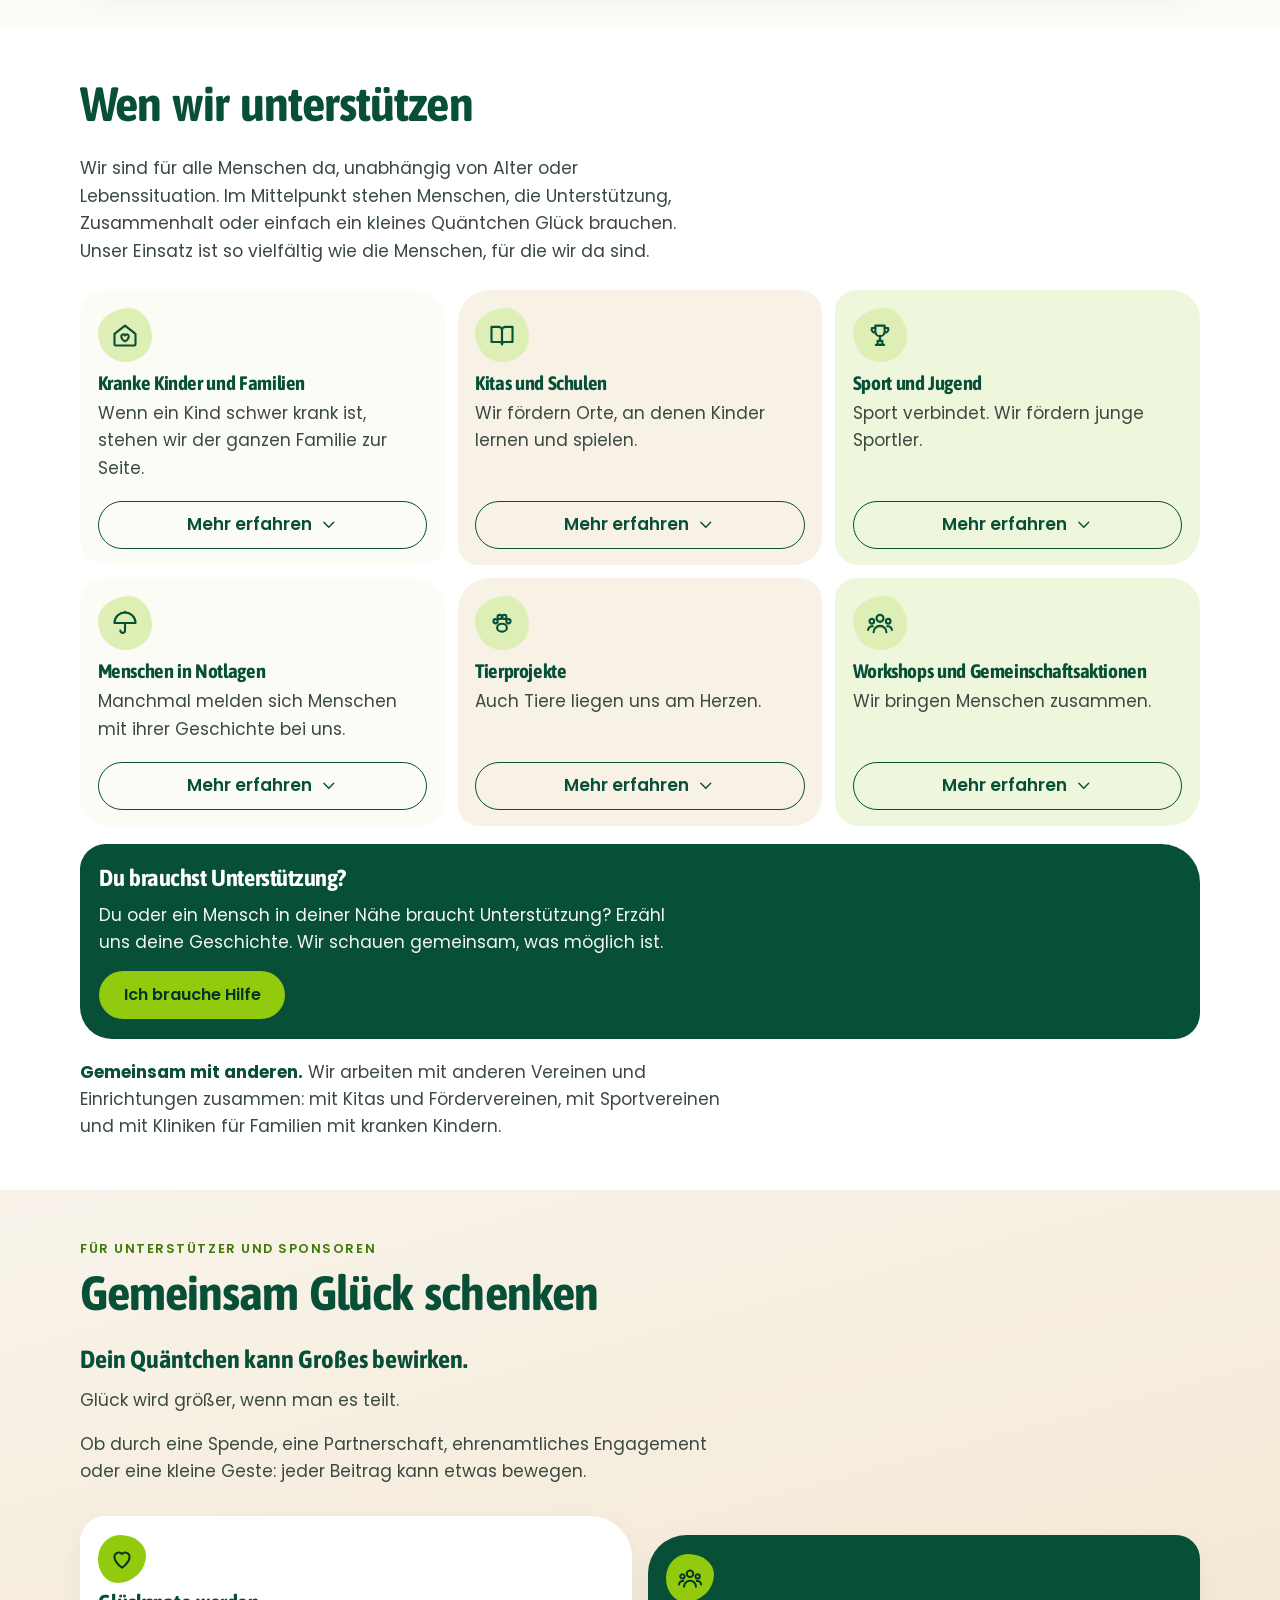
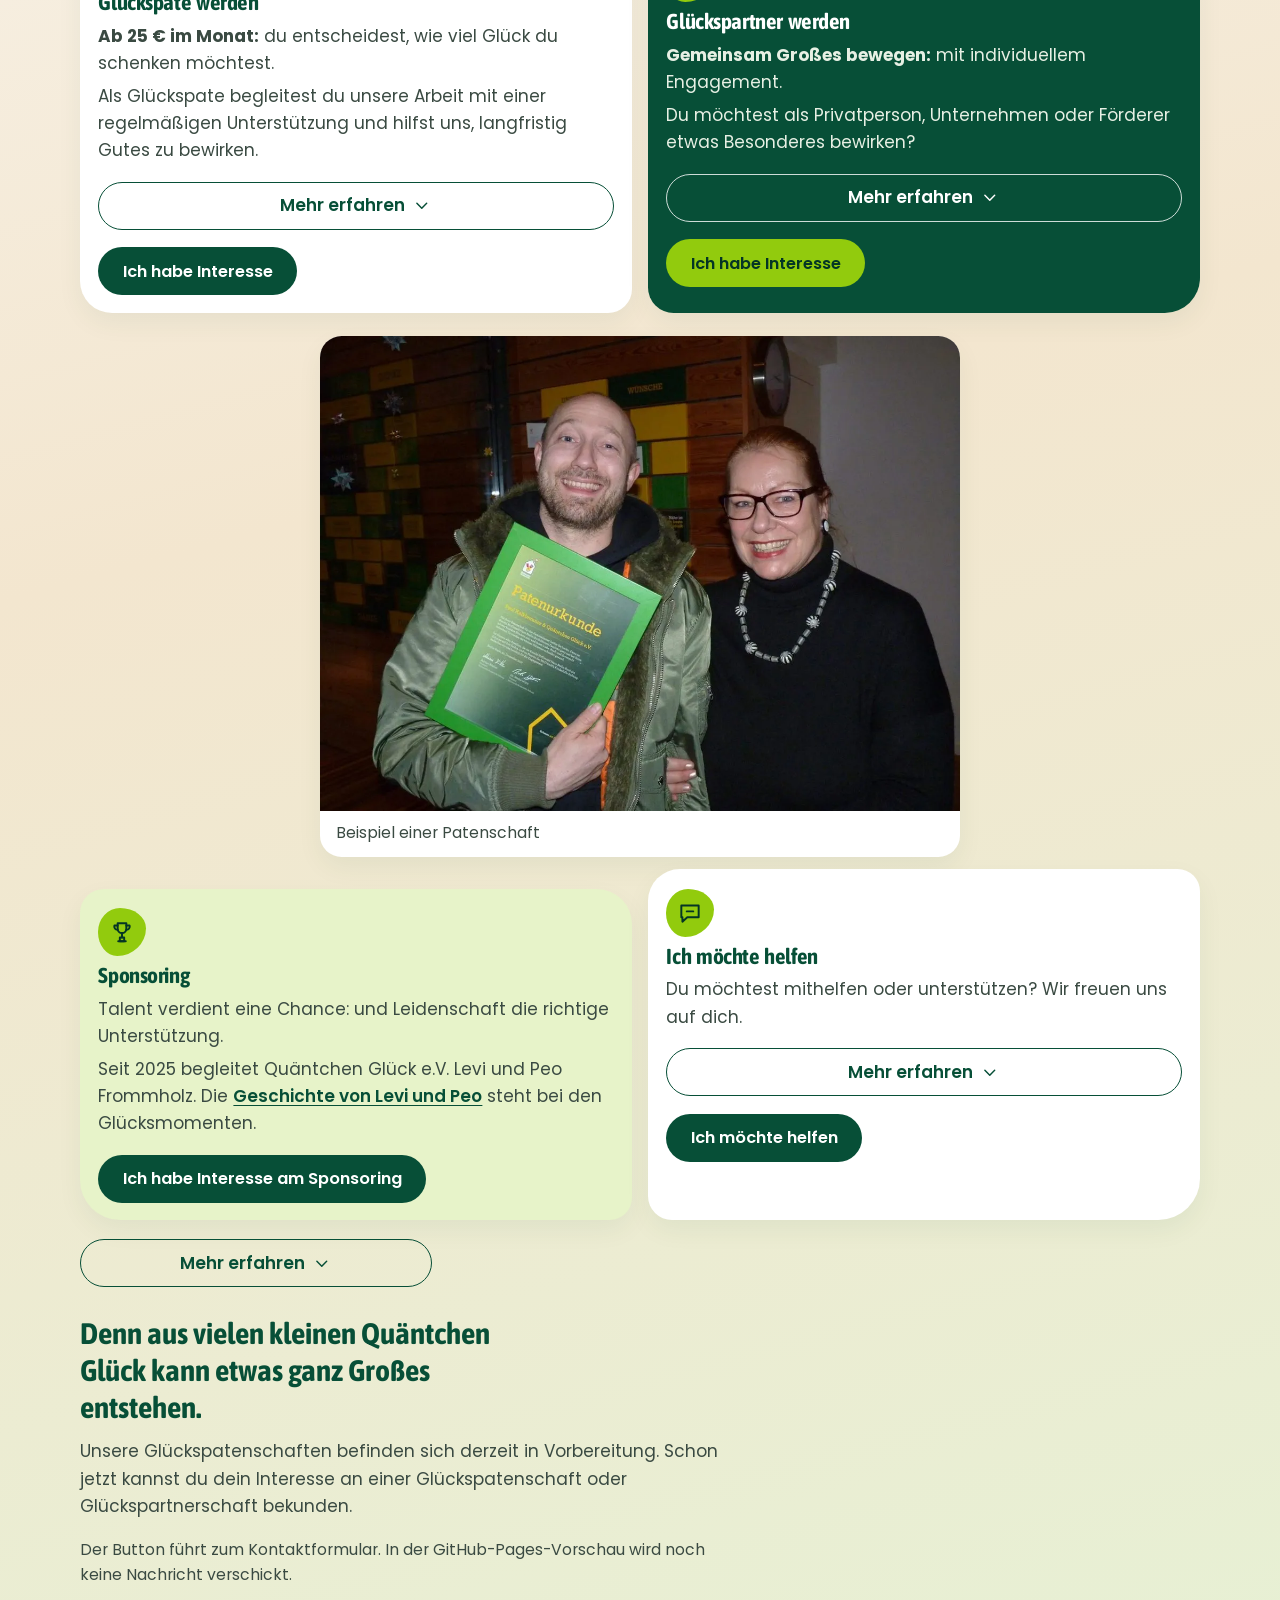
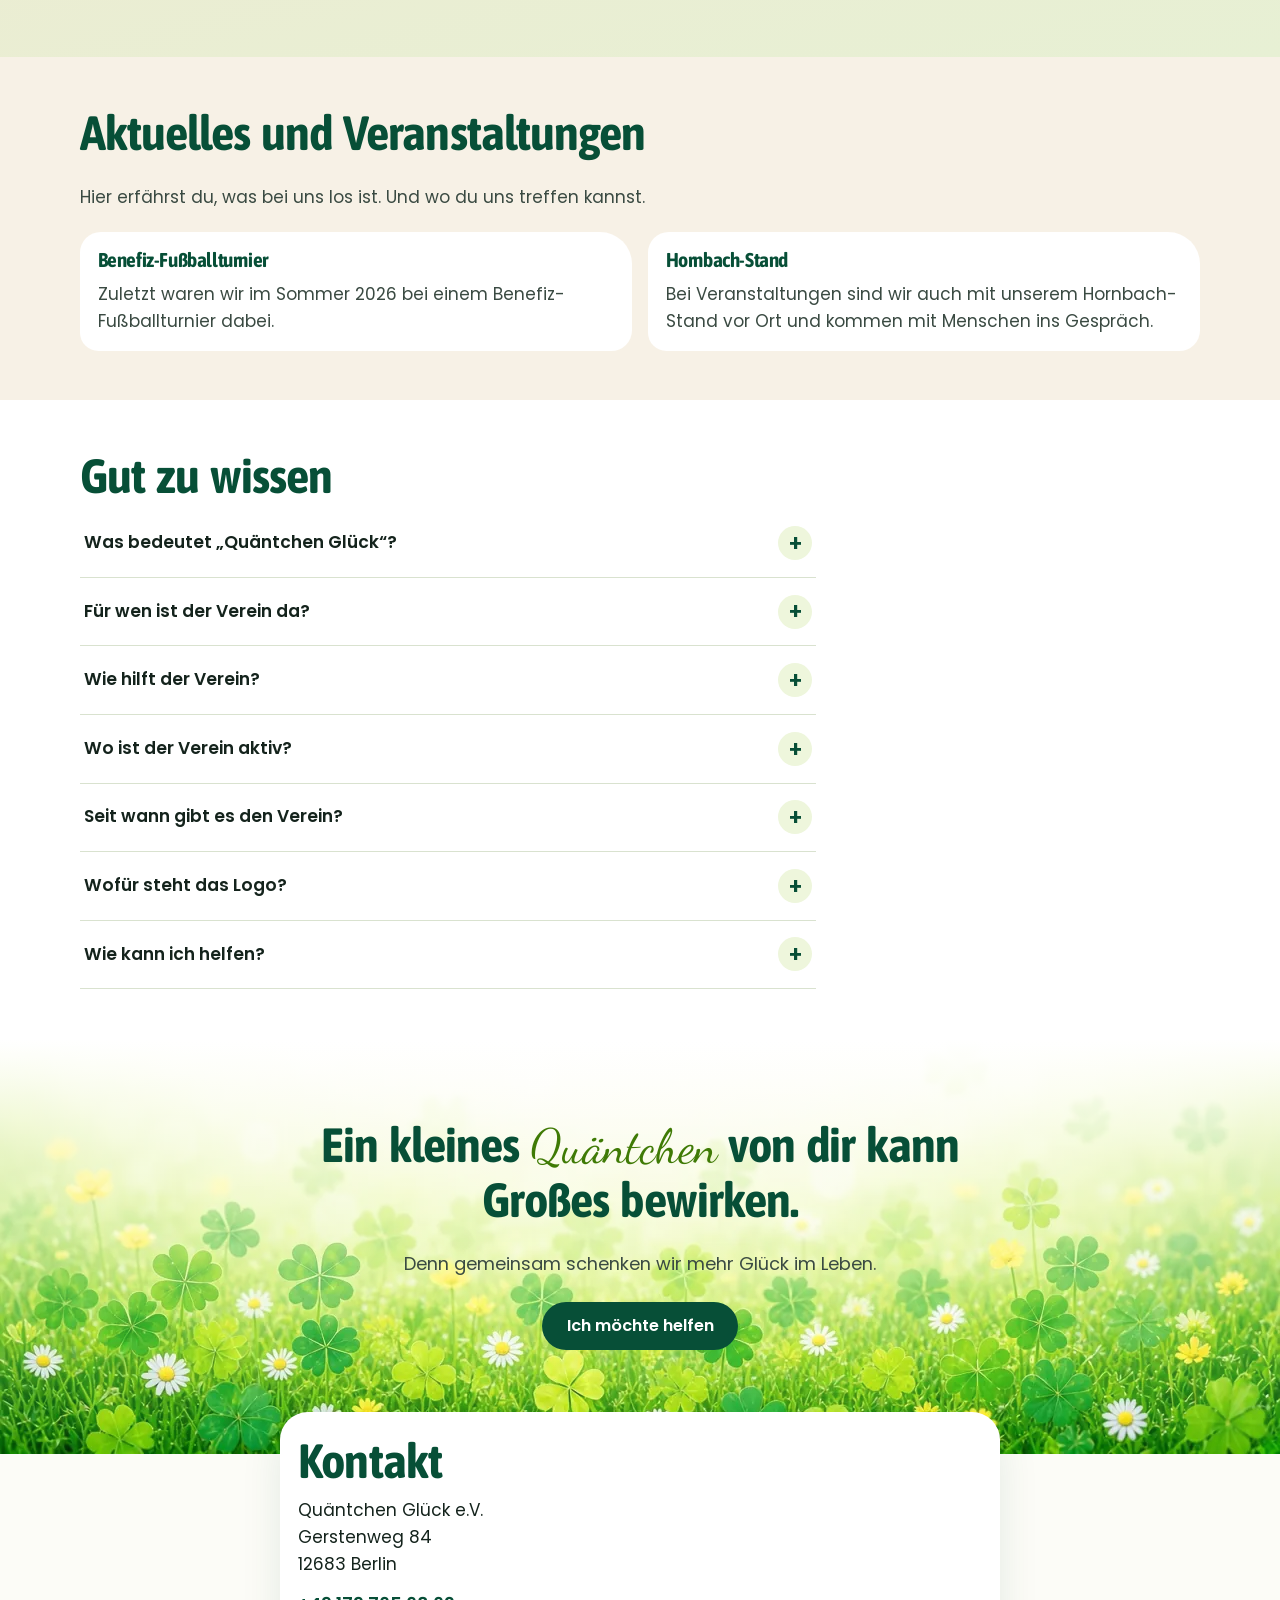
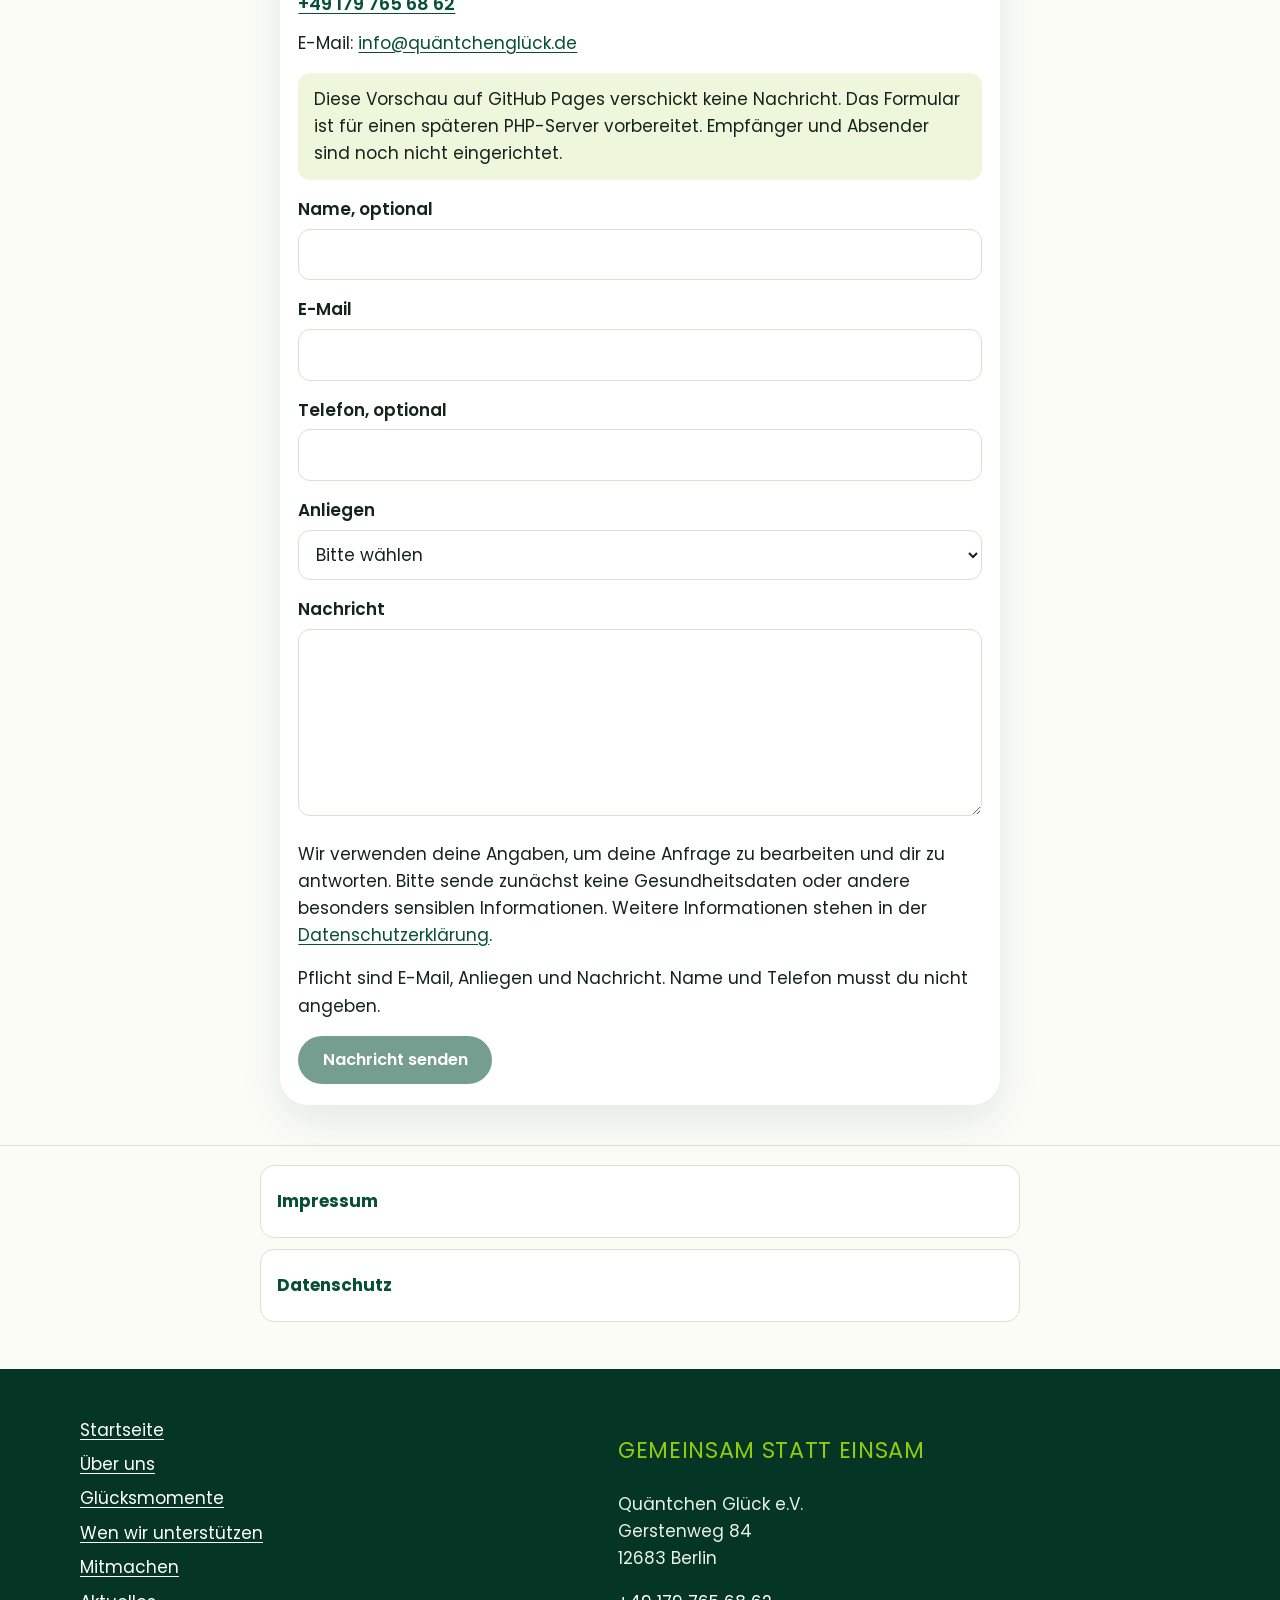
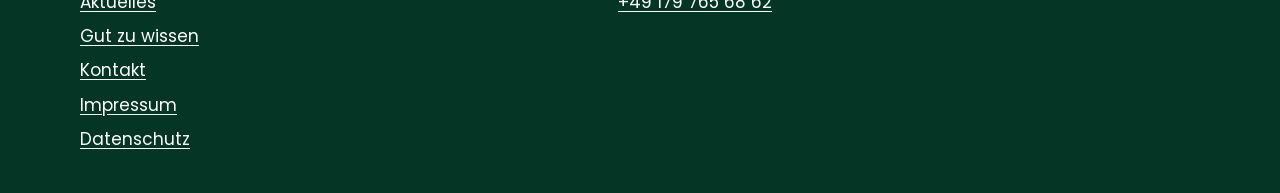
<file: b/index.html>
<!doctype html>
<html lang="de">
<head>
<meta charset="utf-8">
<meta name="viewport" content="width=device-width, initial-scale=1, viewport-fit=cover">
<title>Quäntchen Glück e.V. | Gemeinsam statt einsam</title>
<meta name="description" content="Gemeinsam statt einsam. Quäntchen Glück ist für alle Menschen da, unabhängig von Alter oder Lebenssituation. Manchmal kann schon ein kleiner Anstoß viel verändern.">
<meta name="robots" content="noindex, nofollow">
<meta name="theme-color" content="#074F37">
<script>(function(){var d=document.documentElement,q;try{q=new URLSearchParams(location.search)}catch(x){return}
if(q.get('entwurf')==='aus')d.setAttribute('data-entwurf','aus');})();</script>
<link rel="icon" href="../assets/img/favicon-32.png" sizes="32x32" type="image/png">
<link rel="apple-touch-icon" href="../assets/img/apple-touch-icon.png">
<link rel="preload" href="assets/fonts/Asap-Variable-wdth75-100-wght400-700.woff2" as="font" type="font/woff2" crossorigin>
<link rel="preload" href="assets/fonts/Poppins-Regular.woff2" as="font" type="font/woff2" crossorigin>
<link rel="preload" href="assets/fonts/Poppins-SemiBold.woff2" as="font" type="font/woff2" crossorigin>
<link rel="preload" href="assets/fonts/DancingScript-Regular.woff2" as="font" type="font/woff2" crossorigin>
<link rel="stylesheet" href="assets/css/base.css?v=b-poppins-1">
<link rel="stylesheet" href="assets/css/entwurf.css?v=b-poppins-2">
</head>
<body>
<a class="skip" href="#inhalt">Zum Inhalt springen</a>
<div class="entwurf-leiste" role="region" aria-label="Entwurfsansicht">
  <div class="wrap entwurf-inner">
    <strong>Entwurf, nicht veröffentlicht</strong>
  </div>
</div>
<header class="kopf">
  <div class="wrap kopf-inner">
    <a class="marke" href="#inhalt">
      <img class="marke-bild" src="../assets/img/quaentchen-glueck-logo-bildmarke.svg" width="44" height="41" alt="">
      <img class="marke-wort" src="../assets/img/quaentchen-glueck-logo-wortmarke.svg" width="148" height="28" alt="Quäntchen Glück e.V.">
    </a>
    <nav class="nav-desktop" aria-label="Hauptnavigation"><ul><li><a href="#ueber-uns">Über uns</a></li><li><a href="#gluecksmomente">Glücksmomente</a></li><li><a href="#mitmachen">Mitmachen</a></li><li><a href="#aktuelles">Aktuelles</a></li></ul></nav>
    <a class="btn btn-dunkel kopf-kontakt" href="#kontakt">Kontakt</a>
    <details class="nav-mobil">
      <summary aria-label="Menü öffnen"><svg class="icon" viewBox="0 0 24 24" aria-hidden="true" focusable="false"><path d="M4 7h16M4 12h16M4 17h16"/></svg><span class="nav-mobil-text">Menü</span></summary>
      <nav aria-label="Hauptnavigation mobil"><ul><li><a href="#inhalt">Startseite</a></li><li><a href="#ueber-uns">Über uns</a></li><li><a href="#gluecksmomente">Glücksmomente</a></li><li><a href="#mitmachen">Mitmachen</a></li><li><a href="#aktuelles">Aktuelles</a></li><li><a href="#kontakt">Kontakt</a></li></ul></nav>
    </details>
  </div>
</header>
<main id="inhalt">
<section class="hero" aria-labelledby="hero-h">
  <div class="hero-bild" aria-hidden="true"></div>
  <div class="wrap hero-inner">
    <p class="badge">Gemeinsam statt einsam</p>
    <h1 id="hero-h">Ein Quäntchen Glück kann Leben verändern</h1>
    <p class="hero-zeile">Kleine Chancen. Große Wirkung.</p>
    <p class="lead">Wir sind dort, wo Unterstützung gebraucht wird. Wir helfen Menschen und Tieren, schenken Hoffnung, eröffnen neue Perspektiven und machen Mut, wenn das Leben Herausforderungen bereithält.</p>
    <div class="btn-reihe" id="wege">
      <a class="btn btn-dunkel" href="#mitmachen">Ich möchte helfen</a>
      <a class="btn btn-rand" href="#kontakt" data-anliegen="allgemein">Ich brauche Hilfe</a>
    </div>
  </div>
</section>

<section id="ueber-uns" class="abschnitt ueber erscheint" aria-labelledby="ueber-h">
  <div class="wrap ueber-layout">
    <figure class="ueber-visuell">
      <div class="ueber-bilder">
      <!-- Bildtausch: nur den Dateinamen in der jeweiligen Bildzeile ändern. Vorhanden: hoffnung-in-kleinen-haenden, gemeinsam-ins-goldene-sonnenlicht, gemeinsam-stark-haende-der-einheit -->
      <div class="ueber-bild ueber-bild-sonne">
        <img alt="Menschen verschiedenen Alters gehen Arm in Arm über eine Wiese dem Sonnenlicht entgegen, eine Person im Rollstuhl, ein Hund läuft mit." width="2048" height="1152" src="../assets/img/ki/ueber-uns/gemeinsam-ins-goldene-sonnenlicht-1024.webp" srcset="../assets/img/ki/ueber-uns/gemeinsam-ins-goldene-sonnenlicht-640.webp 640w, ../assets/img/ki/ueber-uns/gemeinsam-ins-goldene-sonnenlicht-1024.webp 1024w, ../assets/img/ki/ueber-uns/gemeinsam-ins-goldene-sonnenlicht-1600.webp 1600w" sizes="(min-width: 960px) 520px, 86vw">
      </div>
      <div class="ueber-bild ueber-bild-haende">
        <img alt="Hände verschiedenen Alters liegen übereinander, dahinter lächeln Menschen im warmen Licht." width="2048" height="1152" src="../assets/img/ki/ueber-uns/gemeinsam-stark-haende-der-einheit-1024.webp" srcset="../assets/img/ki/ueber-uns/gemeinsam-stark-haende-der-einheit-640.webp 640w, ../assets/img/ki/ueber-uns/gemeinsam-stark-haende-der-einheit-1024.webp 1024w, ../assets/img/ki/ueber-uns/gemeinsam-stark-haende-der-einheit-1600.webp 1600w" sizes="(min-width: 960px) 280px, 54vw">
      </div>
      </div>
      <figcaption class="bild-hinweis">Beispielbilder, KI-bearbeitet.</figcaption>
    </figure>
    <div class="ueber-text">
      <h2 id="ueber-h" class="kicker">Über uns</h2>
      <p class="ueber-kern">Glück kennt keine Grenzen. Wir auch nicht.</p>
      <p>Das Leben schreibt unzählige Geschichten. Manche sind voller Freude, andere geprägt von Herausforderungen.</p>
      <p>Seit 2016 unterstützen wir Menschen und Tiere, die ein Quäntchen Glück gebrauchen können. Ob jung oder alt, bei Krankheit, finanziellen Schwierigkeiten oder persönlichen Schicksalsschlägen – für uns zählt nicht, woher jemand kommt, sondern wo Hilfe gebraucht wird.</p>
      <p>Doch Hilfe bedeutet für uns mehr als das Bewältigen von Notlagen. Wir möchten auch Chancen schaffen, Talente fördern und Herzenswünsche möglich machen.</p>
      <p>Wir glauben daran, dass Hilfe nicht immer groß sein muss, um Großes zu bewirken. Manchmal ist es eine helfende Hand. Manchmal ein offenes Ohr. Manchmal eine Chance, die vorher unerreichbar schien.</p>
      <p class="ueber-schluss">Denn Hilfe hat viele Gesichter. <span class="akzent">Und Glück auch.</span></p>
    </div>
  </div>
</section>

<div class="bruecke">
  <p>Wir helfen dort, wo Hilfe benötigt wird.</p>
  <p class="bild-hinweis">Beispielbilder, KI-bearbeitet.</p>
</div>

<section class="zitat erscheint" aria-labelledby="zitat-text">
  <div class="wrap zitat-inner">
    <blockquote>
      <p id="zitat-text">Wir möchten nicht nur helfen, wenn etwas fehlt. Sondern auch ermöglichen, was sonst vielleicht niemals möglich wäre.</p>
    </blockquote>
  </div>
</section>

<section id="gluecksmomente" class="abschnitt momente erscheint" aria-labelledby="momente-h">
  <div class="wrap">
    <h2 id="momente-h">Unsere Glücksmomente</h2>
    <div class="momente-liste">

      <article class="moment" id="geschichte-kalkbrenner">
        <div class="moment-grid moment-nur-text">
          <div class="moment-text on-dark">
            <p class="moment-kicker">Patenschaft</p>
            <h3>Ein Quäntchen Glück, das verbindet</h3>
            <p>Im Dezember 2017 übernahm Paul Kalkbrenner als Schirmherr von Quäntchen Glück e.V. eine dreijährige Patenschaft für das Kaminzimmer im Ronald McDonald Haus Berlin-Buch: und schenkte damit Familien schwer kranker Kinder ein Stück Geborgenheit.</p>
            <details class="geschichte">
              <summary><span class="lbl-zu">Geschichte entdecken</span><span class="lbl-auf">Geschichte einklappen</span><svg class="icon pfeil" viewBox="0 0 24 24" aria-hidden="true" focusable="false"><path d="M7 17L17 7"/><path d="M9 7h8v8"/></svg></summary>
              <div class="geschichte-inhalt">
                <p>Mit dieser besonderen Weihnachtsüberraschung unterstützte er einen wichtigen Rückzugsort für Familien, die während der Behandlung ihrer Kinder vor großen Herausforderungen stehen.</p>
                <p>Ein wunderbares Beispiel dafür, wie gemeinsames Engagement Hoffnung schenken und ein Quäntchen Glück Großes bewirken kann.</p>
              </div>
            </details>
          </div>
        </div>
      </article>

      <article class="moment" id="geschichte-levi">
        <div class="moment-grid">
          <div class="moment-fotos">
            <figure class="moment-foto foto-trikot">
              <picture>
                <source type="image/webp" srcset="../assets/img/verein/sponsoring-levi-peo-trikot.webp">
                <img src="../assets/img/verein/sponsoring-levi-peo-trikot.jpg" width="1000" height="1216" loading="lazy" decoding="async" alt="Levi und Peo Frommholz mit Begleitung halten ein pink-blaues Trikot mit dem Namen Levi Frommholz und dem Logo von Quäntchen Glück e.V. am Auto.">
              </picture>
              <figcaption>Levi und Peo mit Trikot von Quäntchen Glück</figcaption>
            </figure>
            <figure class="moment-foto foto-medaillen">
              <picture>
                <source type="image/webp" srcset="../assets/img/verein/sponsoring-levi-peo-medaillen.webp">
                <img src="../assets/img/verein/sponsoring-levi-peo-medaillen.jpg" width="1000" height="1127" loading="lazy" decoding="async" alt="Levi und Peo in pink-blauen Bowlingtrikots von Quäntchen Glück mit Medaillen in einer Bowlingbahn.">
              </picture>
              <figcaption>Levi und Peo mit Medaillen</figcaption>
            </figure>
          </div>
          <div class="moment-text on-dark">
            <p class="moment-kicker">Sponsoring</p>
            <h3>Mit einem Quäntchen Glück zum großen Ziel</h3>
            <p>Talent verdient eine Chance: und Leidenschaft die richtige Unterstützung.</p>
            <p>Seit 2025 begleitet Quäntchen Glück e.V. die beiden Nachwuchsbowler Levi (14) und Peo (10) Frommholz als Sponsoringpartner auf ihrem sportlichen Weg.</p>
            <details class="geschichte">
              <summary><span class="lbl-zu">Geschichte entdecken</span><span class="lbl-auf">Geschichte einklappen</span><svg class="icon pfeil" viewBox="0 0 24 24" aria-hidden="true" focusable="false"><path d="M7 17L17 7"/><path d="M9 7h8v8"/></svg></summary>
              <div class="geschichte-inhalt">
                <p>Mit Sachspenden, der Unterstützung bei Reisen und finanziellen Starthilfen helfen wir den Brüdern dabei, ihrer Leidenschaft nachzugehen und sich sportlich weiterzuentwickeln.</p>
                <p>Denn wir sind überzeugt: Große Träume sollten nicht an fehlenden Möglichkeiten scheitern.</p>
                <p>Zwei junge Talente, große Ziele und ein Quäntchen Glück an ihrer Seite.</p>
              </div>
            </details>
          </div>
        </div>
      </article>

      <article class="moment" id="aktionen">
        <div class="moment-grid">
          <figure class="moment-foto foto-scheck">
            <picture>
              <source type="image/webp" srcset="../assets/img/verein/aktion-mattis-scheck.webp">
              <img src="../assets/img/verein/aktion-mattis-scheck.jpg" width="1000" height="1254" loading="lazy" decoding="async" alt="Spendenscheck über 1.111 Euro „Gemeinsam für Mattis“ an Quäntchen Glück e.V., Berlin 30.08.2026.">
            </picture>
            <figcaption>Spendenscheck 1.111 € für Mattis</figcaption>
          </figure>
          <div class="moment-text on-dark">
            <p class="moment-kicker">Aktion</p>
            <h3>Gemeinsam für Mattis</h3>
            <p>Quäntchen Glück e.V. hat sich an einer Hilfsaktion für Mattis und seine Familie beteiligt und Spenden gesammelt.</p>
          </div>
        </div>
      </article>

    </div>
  </div>
</section>

<section id="wen-wir-unterstuetzen" class="abschnitt wen erscheint" aria-labelledby="wen-h">
  <div class="wrap">
    <h2 id="wen-h">Wen wir unterstützen</h2>
    <p class="intro">Wir sind für alle Menschen da, unabhängig von Alter oder Lebenssituation. Im Mittelpunkt stehen Menschen, die Unterstützung, Zusammenhalt oder einfach ein kleines Quäntchen Glück brauchen. Unser Einsatz ist so vielfältig wie die Menschen, für die wir da sind.</p>
    <ul class="kacheln" id="bereiche">
      <li class="kachel">
        <span class="kachel-icon" aria-hidden="true"><svg class="icon" viewBox="0 0 24 24" focusable="false"><path d="M3 11l9-7 9 7v9a1 1 0 0 1-1 1H4a1 1 0 0 1-1-1z"/><path d="M12 17.5s-3.2-1.9-3.2-4.2a1.7 1.7 0 0 1 3.2-.9 1.7 1.7 0 0 1 3.2.9c0 2.3-3.2 4.2-3.2 4.2z"/></svg></span>
        <h3>Kranke Kinder und Familien</h3>
        <p>Wenn ein Kind schwer krank ist, stehen wir der ganzen Familie zur Seite.</p>
        <details class="mehr"><summary><span class="lbl-zu">Mehr erfahren</span><span class="lbl-auf">Weniger anzeigen</span><svg class="icon chevron" viewBox="0 0 24 24" aria-hidden="true" focusable="false"><path d="M6 9l6 6 6-6"/></svg></summary><div class="mehr-inhalt"><p>Wir sammeln Spenden für Wünsche und unterstützen Einrichtungen, die Familien in dieser Zeit begleiten. Damit ein Stück normaler Alltag möglich bleibt.</p></div></details>
      </li>
      <li class="kachel">
        <span class="kachel-icon" aria-hidden="true"><svg class="icon" viewBox="0 0 24 24" focusable="false"><path d="M3 5h6a3 3 0 0 1 3 3v12a2 2 0 0 0-2-2H3z"/><path d="M21 5h-6a3 3 0 0 0-3 3v12a2 2 0 0 1 2-2h7z"/></svg></span>
        <h3>Kitas und Schulen</h3>
        <p>Wir fördern Orte, an denen Kinder lernen und spielen.</p>
        <details class="mehr"><summary><span class="lbl-zu">Mehr erfahren</span><span class="lbl-auf">Weniger anzeigen</span><svg class="icon chevron" viewBox="0 0 24 24" aria-hidden="true" focusable="false"><path d="M6 9l6 6 6-6"/></svg></summary><div class="mehr-inhalt"><p>Zum Beispiel unterstützen wir eine Berliner Kita beim Umbau ihres Außengeländes. Wir helfen Einrichtungen und Vereinen, die für andere da sind.</p></div></details>
      </li>
      <li class="kachel">
        <span class="kachel-icon" aria-hidden="true"><svg class="icon" viewBox="0 0 24 24" focusable="false"><path d="M8 4h8v5a4 4 0 0 1-8 0z"/><path d="M8 6H5a3 3 0 0 0 3 4"/><path d="M16 6h3a3 3 0 0 1-3 4"/><path d="M12 13v4"/><path d="M8.5 20.5h7"/><path d="M10 17h4v3.5h-4z"/></svg></span>
        <h3>Sport und Jugend</h3>
        <p>Sport verbindet. Wir fördern junge Sportler.</p>
        <details class="mehr"><summary><span class="lbl-zu">Mehr erfahren</span><span class="lbl-auf">Weniger anzeigen</span><svg class="icon chevron" viewBox="0 0 24 24" aria-hidden="true" focusable="false"><path d="M6 9l6 6 6-6"/></svg></summary><div class="mehr-inhalt"><p>Wir sind bei Benefizturnieren dabei, zuletzt im Sommer 2026. Wir fördern auch kleinere Sportarten und junge Menschen, die gemeinsam etwas erreichen wollen.</p></div></details>
      </li>
      <li class="kachel">
        <span class="kachel-icon" aria-hidden="true"><svg class="icon" viewBox="0 0 24 24" focusable="false"><path d="M3 12a9 9 0 0 1 18 0z"/><path d="M12 12v6.5a2 2 0 0 1-4 0"/><path d="M12 3v-.5"/></svg></span>
        <h3>Menschen in Notlagen</h3>
        <p>Manchmal melden sich Menschen mit ihrer Geschichte bei uns.</p>
        <details class="mehr"><summary><span class="lbl-zu">Mehr erfahren</span><span class="lbl-auf">Weniger anzeigen</span><svg class="icon chevron" viewBox="0 0 24 24" aria-hidden="true" focusable="false"><path d="M6 9l6 6 6-6"/></svg></summary><div class="mehr-inhalt"><p>Dann schauen wir, wie wir helfen können, zum Beispiel mit einem Spendenaufruf für einen elektrischen Rollstuhl. Wir unterstützen Menschen, die es gerade nicht leicht haben.</p></div></details>
      </li>
      <li class="kachel">
        <span class="kachel-icon" aria-hidden="true"><svg class="icon" viewBox="0 0 24 24" focusable="false"><ellipse cx="12" cy="16" rx="4.2" ry="3.4"/><circle cx="6.5" cy="10.5" r="1.8"/><circle cx="10" cy="6.8" r="1.8"/><circle cx="14" cy="6.8" r="1.8"/><circle cx="17.5" cy="10.5" r="1.8"/></svg></span>
        <h3>Tierprojekte</h3>
        <p>Auch Tiere liegen uns am Herzen.</p>
        <details class="mehr"><summary><span class="lbl-zu">Mehr erfahren</span><span class="lbl-auf">Weniger anzeigen</span><svg class="icon chevron" viewBox="0 0 24 24" aria-hidden="true" focusable="false"><path d="M6 9l6 6 6-6"/></svg></summary><div class="mehr-inhalt"><p>Wir haben verschiedene Tierprojekte unterstützt, zum Beispiel mit einer Tierpatenschaft auf einem Berliner Tierhof.</p></div></details>
      </li>
      <li class="kachel">
        <span class="kachel-icon" aria-hidden="true"><svg class="icon" viewBox="0 0 24 24" focusable="false"><circle cx="12" cy="8" r="3"/><path d="M6.5 20a5.5 5.5 0 0 1 11 0"/><circle cx="5" cy="10.5" r="2"/><path d="M1.8 18a3.4 3.4 0 0 1 4-3.2"/><circle cx="19" cy="10.5" r="2"/><path d="M22.2 18a3.4 3.4 0 0 0-4-3.2"/></svg></span>
        <h3>Workshops und Gemeinschaftsaktionen</h3>
        <p>Wir bringen Menschen zusammen.</p>
        <details class="mehr"><summary><span class="lbl-zu">Mehr erfahren</span><span class="lbl-auf">Weniger anzeigen</span><svg class="icon chevron" viewBox="0 0 24 24" aria-hidden="true" focusable="false"><path d="M6 9l6 6 6-6"/></svg></summary><div class="mehr-inhalt"><p>Mit Workshops und Trainingseinheiten, mit Spendenständen und gemeinsamen Aktionen.</p></div></details>
      </li>
    </ul>
    <div class="hilfe-band">
      <h3>Du brauchst Unterstützung?</h3>
      <p>Du oder ein Mensch in deiner Nähe braucht Unterstützung? Erzähl uns deine Geschichte. Wir schauen gemeinsam, was möglich ist.</p>
      <a class="btn btn-hell" href="#kontakt" data-anliegen="allgemein">Ich brauche Hilfe</a>
    </div>
    <p id="partner" class="partner-zeile"><strong>Gemeinsam mit anderen.</strong> Wir arbeiten mit anderen Vereinen und Einrichtungen zusammen: mit Kitas und Fördervereinen, mit Sportvereinen und mit Kliniken für Familien mit kranken Kindern.</p>
  </div>
</section>

<section id="mitmachen" class="abschnitt mitmachen erscheint" aria-labelledby="mitmachen-h">
  <div class="wrap">
    <p class="kicker">Für Unterstützer und Sponsoren</p>
    <h2 id="mitmachen-h">Gemeinsam Glück schenken</h2>
    <p class="lead-stark">Dein Quäntchen kann Großes bewirken.</p>
    <p class="einleitung">Glück wird größer, wenn man es teilt.</p>
    <p class="einleitung">Ob durch eine Spende, eine Partnerschaft, ehrenamtliches Engagement oder eine kleine Geste: jeder Beitrag kann etwas bewegen.</p>
    <div class="pfade">
      <article class="pfad pfad-pate" id="patenschaft">
        <span class="pfad-icon" aria-hidden="true"><svg class="icon" viewBox="0 0 24 24" focusable="false"><path d="M12 20s-7-4.4-7-10a4 4 0 0 1 7-2.6A4 4 0 0 1 19 10c0 5.6-7 10-7 10z"/></svg></span>
        <h3>Glückspate werden</h3>
        <p><strong>Ab 25 € im Monat:</strong> du entscheidest, wie viel Glück du schenken möchtest.</p>
        <p>Als Glückspate begleitest du unsere Arbeit mit einer regelmäßigen Unterstützung und hilfst uns, langfristig Gutes zu bewirken.</p>
        <details class="mehr"><summary><span class="lbl-zu">Mehr erfahren</span><span class="lbl-auf">Weniger anzeigen</span><svg class="icon chevron" viewBox="0 0 24 24" aria-hidden="true" focusable="false"><path d="M6 9l6 6 6-6"/></svg></summary><div class="mehr-inhalt">
          <p>Du bist so lange Glückspate wie du möchtest und kannst jederzeit dein Kleeblatt ablegen.</p>
          <p>Ob 25 €, 50 €, 100 € oder mehr: du bestimmst selbst, wie viel du beitragen möchtest.</p>
          <p>Jede Patenschaft ist wertvoll. Denn viele kleine Quäntchen Glück können gemeinsam etwas Großes entstehen lassen.</p>
        </div></details>
        <a class="btn btn-dunkel" href="#kontakt" id="patenschaft-interesse" data-anliegen="patenschaft">Ich habe Interesse</a>
      </article>
      <article class="pfad pfad-partner">
        <span class="pfad-icon" aria-hidden="true"><svg class="icon" viewBox="0 0 24 24" focusable="false"><circle cx="12" cy="8" r="3"/><path d="M6.5 20a5.5 5.5 0 0 1 11 0"/><circle cx="5" cy="10.5" r="2"/><path d="M1.8 18a3.4 3.4 0 0 1 4-3.2"/><circle cx="19" cy="10.5" r="2"/><path d="M22.2 18a3.4 3.4 0 0 0-4-3.2"/></svg></span>
        <h3>Glückspartner werden</h3>
        <p><strong>Gemeinsam Großes bewegen:</strong> mit individuellem Engagement.</p>
        <p>Du möchtest als Privatperson, Unternehmen oder Förderer etwas Besonderes bewirken?</p>
        <details class="mehr"><summary><span class="lbl-zu">Mehr erfahren</span><span class="lbl-auf">Weniger anzeigen</span><svg class="icon chevron" viewBox="0 0 24 24" aria-hidden="true" focusable="false"><path d="M6 9l6 6 6-6"/></svg></summary><div class="mehr-inhalt">
          <p>Unsere Glückspartnerschaft ist flexibel und wird individuell auf dich und deine Vorstellungen angepasst.</p>
          <p>Als Glückspartner hast du die Möglichkeit, unsere Arbeit mit einem größeren finanziellen Beitrag, einer individuellen Förderung oder einer besonderen Partnerschaft zu unterstützen.</p>
          <p>Gemeinsam finden wir eine Form des Engagements, die zu dir und deinen Möglichkeiten passt.</p>
          <p>Besondere Unterstützer und Partner können auf Wunsch auch auf unserer Webseite vorgestellt und für ihr Engagement gewürdigt werden.</p>
          <p>Denn hinter jedem großen Glück stehen Menschen, die es möglich machen.</p>
        </div></details>
        <a class="btn btn-hell" href="#kontakt" data-anliegen="patenschaft">Ich habe Interesse</a>
      </article>
      <figure class="paten-beispiel">
        <picture>
          <source type="image/webp" srcset="../assets/img/verein/patenschaft-kalkbrenner.webp">
          <img src="../assets/img/verein/patenschaft-kalkbrenner.jpg" width="1200" height="890" loading="lazy" decoding="async" alt="Paul Kalkbrenner hält eine Patenurkunde von Quäntchen Glück e.V.; daneben eine Frau.">
        </picture>
        <figcaption>Beispiel einer Patenschaft</figcaption>
      </figure>
      <article class="pfad pfad-sponsoring" id="sponsoring">
        <span class="pfad-icon" aria-hidden="true"><svg class="icon" viewBox="0 0 24 24" focusable="false"><path d="M8 4h8v5a4 4 0 0 1-8 0z"/><path d="M8 6H5a3 3 0 0 0 3 4"/><path d="M16 6h3a3 3 0 0 1-3 4"/><path d="M12 13v4"/><path d="M8.5 20.5h7"/><path d="M10 17h4v3.5h-4z"/></svg></span>
        <h3>Sponsoring</h3>
        <p>Talent verdient eine Chance: und Leidenschaft die richtige Unterstützung.</p>
        <p>Seit 2025 begleitet Quäntchen Glück e.V. Levi und Peo Frommholz. Die <a href="#geschichte-levi">Geschichte von Levi und Peo</a> steht bei den Glücksmomenten.</p>
        <a class="btn btn-dunkel" href="#kontakt" data-anliegen="sponsoring">Ich habe Interesse am Sponsoring</a>
      </article>
      <article class="pfad pfad-hand">
        <span class="pfad-icon" aria-hidden="true"><svg class="icon" viewBox="0 0 24 24" focusable="false"><path d="M4 5h16v11H9.5L5 20v-4H4z"/><path d="M9 10.5h6"/></svg></span>
        <h3>Ich möchte helfen</h3>
        <p>Du möchtest mithelfen oder unterstützen? Wir freuen uns auf dich.</p>
        <details class="mehr"><summary><span class="lbl-zu">Mehr erfahren</span><span class="lbl-auf">Weniger anzeigen</span><svg class="icon chevron" viewBox="0 0 24 24" aria-hidden="true" focusable="false"><path d="M6 9l6 6 6-6"/></svg></summary><div class="mehr-inhalt"><p>Mithelfen und unterstützen kannst du zum Beispiel als helfende Hand bei unseren Aktionen, an einem Spendenstand oder bei einem Benefizturnier. Du kannst auch Mitglied werden oder uns eine Idee für eine Aktion schicken.</p></div></details>
        <a class="btn btn-dunkel" href="#kontakt" data-anliegen="allgemein">Ich möchte helfen</a>
      </article>
    </div>
    <details class="mehr mitmachen-extra"><summary><span class="lbl-zu">Mehr erfahren</span><span class="lbl-auf">Weniger anzeigen</span><svg class="icon chevron" viewBox="0 0 24 24" aria-hidden="true" focusable="false"><path d="M6 9l6 6 6-6"/></svg></summary><div class="mehr-inhalt">
      <p>Du möchtest nicht nur Gutes tun, sondern langfristig etwas bewegen? Dann werde Teil unserer Glücksgemeinschaft!</p>
      <p>Ob als Glückspate mit einer regelmäßigen Unterstützung oder als Glückspartner mit individuellem Engagement: du entscheidest, auf welche Weise du dich einbringen möchtest.</p>
      <p>Gemeinsam machen wir aus deinem Quäntchen Glück etwas Großes.</p>
      <p>Gemeinsam können wir Hoffnung schenken, neue Möglichkeiten schaffen und Menschen und Tieren zeigen, dass sie nicht allein sind.</p>
      <p>Dein Quäntchen Glück wartet auf dich!</p>
      <p>Wir freuen uns darauf, gemeinsam mit dir etwas zu bewegen!</p>
    </div></details>
    <p class="mitmachen-schluss">Denn aus vielen kleinen Quäntchen Glück kann etwas ganz Großes entstehen.</p>
    <p class="mitmachen-hinweis">Unsere Glückspatenschaften befinden sich derzeit in Vorbereitung. Schon jetzt kannst du dein Interesse an einer Glückspatenschaft oder Glückspartnerschaft bekunden.</p>
    <p class="patenschaft-hinweis">Der Button führt zum Kontaktformular. In der GitHub-Pages-Vorschau wird noch keine Nachricht verschickt.</p>
  </div>
</section>

<section id="aktuelles" class="abschnitt aktuelles erscheint" aria-labelledby="aktuelles-h">
  <div class="wrap">
    <h2 id="aktuelles-h">Aktuelles und Veranstaltungen</h2>
    <p class="intro">Hier erfährst du, was bei uns los ist. Und wo du uns treffen kannst.</p>
    <ul class="aktuell-liste">
      <li>
        <h3>Benefiz-Fußballturnier</h3>
        <p>Zuletzt waren wir im Sommer 2026 bei einem Benefiz-Fußballturnier dabei.</p>
      </li>
      <li>
        <h3>Hornbach-Stand</h3>
        <p>Bei Veranstaltungen sind wir auch mit unserem Hornbach-Stand vor Ort und kommen mit Menschen ins Gespräch.</p>
      </li>
    </ul>
  </div>
</section>

<section id="fragen" class="abschnitt faq erscheint" aria-labelledby="faq-h">
  <div class="wrap">
    <h2 id="faq-h">Gut zu wissen</h2>
    <div class="faq-liste">
      <details><summary>Was bedeutet „Quäntchen Glück“?</summary><div class="antwort"><p>Der Name steht für die Idee, dass manchmal schon ein kleiner Anstoß viel verändern kann. Genau dieses Stück Unterstützung möchten wir Menschen ermöglichen.</p></div></details>
      <details><summary>Für wen ist der Verein da?</summary><div class="antwort"><p>Für alle Menschen, unabhängig von Alter oder Lebenssituation. Im Mittelpunkt stehen Menschen, die Unterstützung, Zusammenhalt oder einfach ein kleines Quäntchen Glück brauchen.</p></div></details>
      <details><summary>Wie hilft der Verein?</summary><div class="antwort"><p>Auf unterschiedlichen Wegen. Praktisch, schnell und unbürokratisch. Wir wählen Projekte sorgfältig aus und begleiten ihre Umsetzung.</p></div></details>
      <details><summary>Wo ist der Verein aktiv?</summary><div class="antwort"><p>In Berlin, vor allem im Osten der Stadt und in der Umgebung.</p></div></details>
      <details><summary>Seit wann gibt es den Verein?</summary><div class="antwort"><p>Seit 2016.</p></div></details>
      <details><summary>Wofür steht das Logo?</summary><div class="antwort"><p>Unser farbenfrohes Logo steht für kreative Hilfe, Lebensfreude und Zusammenhalt.</p></div></details>
      <details><summary>Wie kann ich helfen?</summary><div class="antwort"><p>Mithelfen und unterstützen kannst du zum Beispiel als helfende Hand bei unseren Aktionen, an einem Spendenstand oder bei einem Benefizturnier. Du kannst auch Mitglied werden oder uns eine Idee für eine Aktion schicken.</p></div></details>
    </div>
  </div>
</section>

<section class="schluss" aria-labelledby="abschluss-h">
  <div class="wrap">
    <h2 id="abschluss-h">Ein kleines <span class="akzent">Quäntchen</span> von dir kann Großes bewirken.</h2>
    <p>Denn gemeinsam schenken wir mehr Glück im Leben.</p>
    <a class="btn btn-dunkel" href="#mitmachen">Ich möchte helfen</a>
  </div>
</section>

<section id="kontakt" class="kontakt" aria-labelledby="kontakt-h">
  <div class="kontakt-karte">
    <h2 id="kontakt-h">Kontakt</h2>
    <p>Quäntchen Glück e.V.<br>Gerstenweg 84<br>12683 Berlin</p>
    <p><a href="tel:+491797656862">+49 179 765 68 62</a></p>
    <p>E-Mail: <a href="mailto:info@xn--quntchenglck-hcb85a.de">info@quäntchenglück.de</a></p>
    <form class="kontakt-form" id="kontakt-form" onsubmit="return false" novalidate>
      <p id="kontakt-status" class="kontakt-status" role="status">Diese Vorschau auf GitHub Pages verschickt keine Nachricht. Das Formular ist für einen späteren PHP-Server vorbereitet. Empfänger und Absender sind noch nicht eingerichtet.</p>
      <div id="kontakt-fehler" class="kontakt-fehler" role="alert" hidden></div>
      <input type="hidden" name="csrf" value="">
      <input type="hidden" name="ts" value="">
      <p class="kontakt-hp" aria-hidden="true"><label>Website <input type="text" name="website" tabindex="-1" autocomplete="off"></label></p>
      <p><label for="kontakt-name">Name, optional</label><input id="kontakt-name" name="name" type="text" maxlength="80" autocomplete="name"></p>
      <p><label for="kontakt-mail">E-Mail</label><input id="kontakt-mail" name="email" type="email" required maxlength="120" autocomplete="email" aria-describedby="kontakt-pflicht"></p>
      <p><label for="kontakt-tel">Telefon, optional</label><input id="kontakt-tel" name="phone" type="tel" maxlength="40" autocomplete="tel"></p>
      <p><label for="kontakt-anliegen">Anliegen</label><select id="kontakt-anliegen" name="anliegen" required><option value="">Bitte wählen</option><option value="patenschaft">Patenschaft</option><option value="sponsoring">Sponsoring</option><option value="allgemein">Allgemein</option></select></p>
      <p><label for="kontakt-nachricht">Nachricht</label><textarea id="kontakt-nachricht" name="message" required minlength="10" maxlength="2000" rows="6" aria-describedby="kontakt-hinweis"></textarea></p>
      <p id="kontakt-hinweis">Wir verwenden deine Angaben, um deine Anfrage zu bearbeiten und dir zu antworten. Bitte sende zunächst keine Gesundheitsdaten oder andere besonders sensiblen Informationen. Weitere Informationen stehen in der <a href="#datenschutz">Datenschutzerklärung</a>.</p>
      <p id="kontakt-pflicht">Pflicht sind E-Mail, Anliegen und Nachricht. Name und Telefon musst du nicht angeben.</p>
      <button class="btn btn-dunkel" id="kontakt-senden" type="submit" disabled>Nachricht senden</button>
    </form>
  </div>
</section>
</main>

<div class="rechtliches recht-fuss">
  <div class="wrap schmal">
    <details id="impressum" class="recht-klapp"><summary>Impressum</summary><div class="recht-klapp-inhalt">
      
      <p>Angaben nach § 5 DDG. Vorschau: Angaben werden vor Veröffentlichung ergänzt.</p>
      <dl class="recht-liste">
        <dt>Verein</dt><dd>Quäntchen Glück e.V.</dd>
        <dt>Anschrift</dt><dd>Gerstenweg 84, 12683 Berlin</dd>
        <dt>Vertreten durch den Vorstand</dt><dd>Vorschau: Angaben werden vor Veröffentlichung ergänzt.</dd>
        <dt>Registereintrag</dt><dd>Vorschau: Angaben werden vor Veröffentlichung ergänzt.</dd>
        <dt>Elektronische Kontaktaufnahme</dt><dd><a href="tel:+491797656862">+49 179 765 68 62</a><br>E-Mail: <a href="mailto:info@xn--quntchenglck-hcb85a.de">info@quäntchenglück.de</a></dd>
        <dt>Domain</dt><dd>www.quäntchenglück.de. Diese Vorschau wird über GitHub Pages ausgeliefert.</dd>
        <dt>Verantwortlich für den Inhalt</dt><dd>Vorschau: Angaben werden vor Veröffentlichung ergänzt.</dd>
        <dt>Diese Vorschau</dt><dd>Nicht für Suchmaschinen vorgesehen. Auslieferung: GitHub Pages.</dd>
        <dt>Bildnachweis</dt><dd>Logo: Quäntchen Glück e.V. Icons: eigene Zeichnung. Fotos Patenschaft, Sponsoring und Mattis-Aktion: Sarah / Quäntchen Glück e.V. (Vorschau). Kleeblattwiese im Hintergrund: mit KI erzeugt (eigene Erstellung, 2026).</dd>
      </dl>
      <p>Vorschau: Angaben werden vor Veröffentlichung ergänzt.</p>
    </div></details>
    <details id="datenschutz" class="recht-klapp"><summary>Datenschutz</summary><div class="recht-klapp-inhalt">
      
      <p>Dieser Text beschreibt nur die hier sichtbare Vorschau und das vorbereitete, hier nicht aktive Formular. Er ist keine Rechtsberatung. Quellen: <a href="https://www.gesetze-im-internet.de/ddg/__5.html">§ 5 DDG</a>, <a href="https://eur-lex.europa.eu/legal-content/DE/TXT/?uri=CELEX:32016R0679">DSGVO</a>, <a href="https://www.gesetze-im-internet.de/ttdsg/__25.html">§ 25 TDDDG</a>.</p>
      <h3>Verantwortlicher</h3>
      <p>Quäntchen Glück e.V., Gerstenweg 84, 12683 Berlin. Datenschutzadresse: <a href="mailto:info@xn--quntchenglck-hcb85a.de">info@quäntchenglück.de</a></p>
      <h3>Diese Vorschau</h3>
      <p>Die Seitenfassung wird über GitHub Pages ausgeliefert. GitHub Pages ist ein statischer Host. Die Dokumentation „What is GitHub Pages“ sagt: beim Besuch wird die IP-Adresse protokolliert und zu Sicherheitszwecken gespeichert, auch ohne Anmeldung bei GitHub. Quelle: <a href="https://docs.github.com/en/pages/getting-started-with-github-pages/what-is-github-pages">What is GitHub Pages</a>, Abschnitt Data collection. Dieselbe Seite nennt keine feste Aufbewahrungsdauer für diese Sicherheitsprotokolle. Eine Frist wird hier nicht angegeben. Die <a href="https://docs.github.com/en/site-policy/privacy-policies/github-general-privacy-statement">allgemeine Datenschutzerklärung von GitHub</a> beschreibt eine internationale Verarbeitung, einschließlich der USA, und Transfermechanismen. Vertragsrolle für diesen Auftritt: Vorschau: Angaben werden vor Veröffentlichung ergänzt.</p>
      <p>Die Seite setzt keine Cookies und kein Tracking. Schriften und Bilder liegen auf demselben Host. Es gibt keine Verbindung zu Google Fonts und keine Analysewerkzeuge. Die Domain bei STRATO ist nicht der Host dieser Fassung. Angaben zu STRATO gelten erst, wenn der Versand dort tatsächlich läuft.</p>
      <h3>Ladezeichen</h3>
      <p>Beim Öffnen erscheint kein Ladezeichen. Die Seite speichert nichts: kein Cookie, kein sessionStorage, kein localStorage. Eine Ausnahme nach § 25 Abs. 2 TDDDG wird nicht in Anspruch genommen, weil kein Speicherzugriff stattfindet.</p>
      <h3>Kontaktformular</h3>
      <p>In dieser Vorschau wird keine Nachricht verschickt. GitHub Pages führt das vorgesehene PHP-Skript nicht aus. Empfänger und Absender sind serverseitig noch leer. Solange das so bleibt, nimmt auch das Skript selbst keine Nachricht an.</p>
      <p>Wenn der Versand später auf einem PHP-Server aktiv ist, sind E-Mail, Anliegen und Nachricht nötig. Name und Telefon sind freiwillig. Dateien werden nicht hochgeladen. Bitte keine Gesundheitsdaten senden. Der Zweck ist, die Anfrage zu beantworten. Grundlage ist für eine allgemeine Anfrage Art. 6 Abs. 1 lit. f DSGVO, das Interesse des Vereins, auf die Anfrage zu reagieren. Art. 6 Abs. 1 lit. b DSGVO nur, wenn die Anfrage tatsächlich einen Vertrag betrifft. Eine Einwilligung wird dafür nicht abgefragt und ersetzt die Grundlage nicht.</p>
      <p>Das Skript soll den Inhalt nicht speichern, sondern nur per E-Mail weitergeben. Wohin die Mail geht, welche Weiterleitungen bestehen und wann Postfach oder Sicherungskopien gelöscht werden, ist noch nicht festgelegt. Eine pauschale Frist wird nicht behauptet. Für die Missbrauchsbegrenzung legt das Skript einen Hash der IP-Adresse, den Startzeitpunkt und einen Zähler in eine Datei. Den Nachrichtentext legt es nicht ab. Der Zählzeitraum beträgt eine Stunde. Bei jedem Aufruf der Rateprüfung löscht das Skript Dateien, deren Zeitraum abgelaufen ist. Es gibt keinen eigenen Zeitplan. Kommt keine weitere Rateprüfung, bleibt die letzte Datei liegen, bis eine spätere Rateprüfung sie löscht. Eine Löschung nach spätestens einer Stunde wird deshalb nicht versprochen.</p>
      <p>Das Skript liest höchstens 16 KiB der Anfrage und weist alles darüber ab, auch wenn die Längenangabe fehlt oder nicht stimmt. Längere Feldinhalte werden abgewiesen und nicht gekürzt. PHP <code>post_max_size</code> muss mindestens 16K betragen. Ein zusätzliches Webserverlimit <code>LimitRequestBody</code> von mindestens 16384 ist für den späteren Betrieb vorgesehen.</p>
      <p>Erst wenn das Skript auf dem PHP-Server läuft, setzt es ein Sitzungscookie, nur um das Formular-Token diesem Browser zuzuordnen. Diese Vorschau setzt das Cookie nicht, weil der Aufruf hier fehlschlägt.</p>
      <p>Falls der Versand später über STRATO läuft, nennt STRATO für eigene Sicherheitsprotokolle der IP-Adresse höchstens sieben Tage. Das gilt nicht für Nachrichten, Postfächer oder alle Sicherungen. Auftragsverarbeitung: Vorschau: Angaben werden vor Veröffentlichung ergänzt.</p>
      <h3>Deine Rechte</h3>
      <p>Du kannst Auskunft, Berichtigung, Löschung und Einschränkung verlangen und der Verarbeitung widersprechen, soweit die Voraussetzungen vorliegen. Datenübertragbarkeit gilt nur, wo sie rechtlich greift. Beschwerde ist bei einer Aufsichtsbehörde möglich, für Berlin bei der Berliner Beauftragten für Datenschutz und Informationsfreiheit. Eine automatisierte Entscheidung findet nicht statt.</p>
    </div></details>
  </div>
</div>

<footer class="fuss on-dark">
  <div class="wrap fuss-grid">
    <nav aria-label="Seiten im Fußbereich"><ul><li><a href="#inhalt">Startseite</a></li><li><a href="#ueber-uns">Über uns</a></li><li><a href="#gluecksmomente">Glücksmomente</a></li><li><a href="#wen-wir-unterstuetzen">Wen wir unterstützen</a></li><li><a href="#mitmachen">Mitmachen</a></li><li><a href="#aktuelles">Aktuelles</a></li><li><a href="#fragen">Gut zu wissen</a></li><li><a href="#kontakt">Kontakt</a></li><li><a href="#impressum">Impressum</a></li><li><a href="#datenschutz">Datenschutz</a></li></ul></nav>
    <div id="anschrift">
      <p class="claim">Gemeinsam statt einsam</p>
      <p>Quäntchen Glück e.V.<br>Gerstenweg 84<br>12683 Berlin</p>
      <p><a href="tel:+491797656862">+49 179 765 68 62</a></p>
    </div>
  </div>
</footer>
<aside class="leiste-unterstuetzen ist-weg" aria-hidden="true" aria-label="Helfen oder Hilfe bekommen"><a class="btn btn-dunkel" href="#mitmachen">Ich möchte helfen</a><a class="btn btn-hell" href="#kontakt" data-anliegen="allgemein">Ich brauche Hilfe</a></aside>
<script>(function(){
  var form=document.getElementById('kontakt-form');
  document.querySelectorAll('[data-anliegen]').forEach(function(a){
    a.addEventListener('click',function(){
      var sel=document.getElementById('kontakt-anliegen');
      var v=a.getAttribute('data-anliegen');
      if(sel&&v){sel.value=v;}
    });
  });
  // Footer legal: open matching details when hash points to impressum/datenschutz
  function openRechtFromHash(){
    var h=(location.hash||'').replace('#','');
    if(h==='impressum'||h==='datenschutz'){
      var el=document.getElementById(h);
      if(el&&el.tagName==='DETAILS'){el.open=true; el.scrollIntoView({block:'start'});}
    }
  }
  window.addEventListener('hashchange', openRechtFromHash);
  openRechtFromHash();

  if(!form)return;
  var status=document.getElementById('kontakt-status');
  var fehler=document.getElementById('kontakt-fehler');
  var send=document.getElementById('kontakt-senden');
  var backend=false;
  var done=false;
  function say(text){if(status)status.textContent=text;}
  function showErrors(list){
    if(!fehler)return;
    fehler.hidden=list.length===0;
    fehler.textContent=list.join(' ');
  }
  function lockPreview(){
    backend=false;
    if(send)send.disabled=true;
    if(done)return;
    say('Diese Vorschau auf GitHub Pages verschickt keine Nachricht. Das Formular ist für einen späteren PHP-Server vorbereitet. Empfänger und Absender sind noch nicht eingerichtet.');
  }
  function applyToken(data){
    var quiet=done||(fehler&&!fehler.hidden);
    if(!data||data.configured!==true||!data.csrf){
      backend=false;
      if(send)send.disabled=true;
      if(!quiet)say('Der Server nimmt noch keine Nachricht an, weil der Versand nicht eingerichtet ist. Es wird nichts verschickt.');
      return;
    }
    form.elements.csrf.value=data.csrf;
    form.elements.ts.value=String(Math.floor(Date.now()/1000));
    backend=true;
    if(send)send.disabled=false;
    if(!quiet)say('Du kannst die Nachricht senden. Die Empfängeradresse steht nicht auf dieser Seite.');
  }
  function renew(){
    return fetch('../qg-kontakt.php?token=1',{headers:{'Accept':'application/json'},credentials:'same-origin'}).then(function(r){
      if(!r.ok)throw new Error('kein backend');
      return r.json();
    }).then(applyToken).catch(lockPreview);
  }
  if(send)send.disabled=true;
  form.addEventListener('submit',function(ev){
    ev.preventDefault();
    showErrors([]);
    if(!backend){lockPreview();return;}
    var mail=form.elements.email.value.trim();
    var msg=form.elements.message.value.trim();
    var anliegen=form.elements.anliegen.value;
    var lokal=[];
    if(!mail)lokal.push('Bitte eine E-Mail angeben.');
    if(!anliegen)lokal.push('Bitte ein Anliegen wählen.');
    if(msg.length<10)lokal.push('Die Nachricht ist noch zu kurz.');
    if(lokal.length){showErrors(lokal);return;}
    if(!done)say('Die Nachricht wird gesendet.');
    function unknown(){
      backend=false;
      if(send)send.disabled=true;
      say('Ob die Nachricht angenommen wurde, ist unbekannt. Es gibt keinen zweiten Sendeversuch.');
      showErrors(['Die Antwort ist ausgeblieben oder nicht lesbar. Bitte nicht erneut senden.']);
    }
    fetch('../qg-kontakt.php',{method:'POST',body:new FormData(form),headers:{'Accept':'application/json'},credentials:'same-origin'}).then(function(r){
      return r.text().then(function(text){
        var data=null,parsed=false;
        try{data=JSON.parse(text);parsed=!!data&&typeof data==='object'&&!Array.isArray(data)&&typeof data.ok==='boolean';}catch(e){parsed=false;}
        return {ok:r.ok,data:data,parsed:parsed};
      });
    }).then(function(res){
      if(!res.parsed||(res.data.ok===true&&!res.ok)){unknown();return;}
      if(res.ok&&res.data.ok===true){
        done=true;
        say('Der Server hat die Nachricht zum Versand angenommen. Das ist noch keine Zustellbestätigung.');
        form.reset();
        backend=false;
        if(send)send.disabled=true;
        if(res.data.csrf){
          form.elements.csrf.value=res.data.csrf;
          form.elements.ts.value=String(Math.floor(Date.now()/1000));
          backend=true;
          if(send)send.disabled=false;
        }
        return;
      }
      var text=(res.data&&res.data.errors&&res.data.errors.length)?res.data.errors.join(' '):'Die Nachricht wurde nicht angenommen. Es wird nichts verschickt.';
      showErrors([text]);
      say('Die Nachricht wurde nicht verschickt.');
      renew();
    }).catch(function(){unknown();});
  });
  renew();
})();</script>
<script>(function(){var m=document.querySelector('.nav-mobil');if(!m)return;
m.addEventListener('click',function(e){if(e.target.closest('a'))m.removeAttribute('open');});
document.addEventListener('keydown',function(e){if(e.key==='Escape'&&m.open){m.removeAttribute('open');m.querySelector('summary').focus();}});
document.addEventListener('click',function(e){if(m.open&&!m.contains(e.target))m.removeAttribute('open');});})();</script>
<script>(function(){
  function sync(d){
    var s=d.querySelector('summary');
    if(!s)return;
    s.setAttribute('aria-expanded',d.open?'true':'false');
  }
  document.querySelectorAll('details').forEach(function(d){
    sync(d);
    d.addEventListener('toggle',function(){sync(d);});
  });
  var nav=document.querySelector('.nav-mobil');
  if(nav){
    nav.addEventListener('toggle',function(){
      var s=nav.querySelector('summary');
      if(s)s.setAttribute('aria-label',nav.open?'Menü schließen':'Menü öffnen');
    });
  }
  if(window.matchMedia('(prefers-reduced-motion: reduce)').matches||!('IntersectionObserver' in window))return;
  var els=[].slice.call(document.querySelectorAll('.erscheint'));
  if(!els.length)return;
  document.documentElement.classList.add('bewegt');
  var io=new IntersectionObserver(function(entries){
    entries.forEach(function(en){
      if(!en.isIntersecting)return;
      en.target.classList.add('ist-sichtbar');
      io.unobserve(en.target);
    });
  },{threshold:.05,rootMargin:'0px 0px 18% 0px'});
  setTimeout(function(){els.forEach(function(el){el.classList.add('ist-sichtbar');});},2200);
  els.forEach(function(el){
    var r=el.getBoundingClientRect();
    if(r.top<window.innerHeight*.92&&r.bottom>0)el.classList.add('ist-sichtbar');
    else io.observe(el);
  });
})();</script>
<script>(function(){
  var links=[].slice.call(document.querySelectorAll('.nav-desktop a[href^="#"], .nav-mobil a[href^="#"]'));
  if(!links.length||!('IntersectionObserver' in window))return;
  var seen={};
  links.forEach(function(a){seen[a.getAttribute('href').slice(1)]=true;});
  function set(id){
    links.forEach(function(a){
      if(a.getAttribute('href')==='#'+id)a.setAttribute('aria-current','true');
      else a.removeAttribute('aria-current');
    });
  }
  var io=new IntersectionObserver(function(entries){
    entries.forEach(function(en){if(en.isIntersecting)set(en.target.id);});
  },{rootMargin:'-45% 0px -45% 0px',threshold:0});
  Object.keys(seen).forEach(function(id){
    var el=document.getElementById(id);
    if(el)io.observe(el);
  });
})();</script>
<script>(function(){
  var bar=document.querySelector('.leiste-unterstuetzen');
  if(!bar)return;
  var ziele=[
    document.querySelector('.hero .btn-reihe'),
    document.querySelector('.ueber-visuell'),
    document.getElementById('kontakt'),
    document.querySelector('.recht-fuss'),
    document.querySelector('.fuss')
  ].filter(Boolean);
  function zeigen(weg){
    bar.classList.toggle('ist-weg',weg);
    if(weg)bar.setAttribute('aria-hidden','true');
    else bar.removeAttribute('aria-hidden');
  }
  if(!('IntersectionObserver' in window)){zeigen(false);return;}
  var treffer=new Set();
  var io=new IntersectionObserver(function(entries){
    entries.forEach(function(en){
      if(en.isIntersecting)treffer.add(en.target);
      else treffer.delete(en.target);
    });
    zeigen(treffer.size>0);
  },{threshold:0});
  ziele.forEach(function(el){io.observe(el);});
})();</script>
<script>(function(){
  var karten=[].slice.call(document.querySelectorAll('.kachel'));
  if(karten.length<2)return;
  var timer=0;
  function zeile(karte){
    return Math.round((karte.getBoundingClientRect().top+window.scrollY)/8)*8;
  }
  function angleichen(){
    var inhalte=[];
    karten.forEach(function(karte){
      karte.style.minHeight='';
      var offen=karte.querySelector('details.mehr');
      var inhalt=karte.querySelector('.mehr-inhalt');
      if(offen&&offen.open&&inhalt){
        inhalt.style.display='none';
        inhalte.push(inhalt);
      }
    });
    var gruppen={};
    karten.forEach(function(karte){
      var key=String(zeile(karte));
      (gruppen[key]||(gruppen[key]=[])).push(karte);
    });
    Object.keys(gruppen).forEach(function(key){
      var reihe=gruppen[key];
      if(reihe.length<2)return;
      var max=0;
      reihe.forEach(function(karte){max=Math.max(max,karte.offsetHeight);});
      reihe.forEach(function(karte){karte.style.minHeight=max+'px';});
    });
    inhalte.forEach(function(inhalt){inhalt.style.display='';});
  }
  function planen(){
    if(timer)clearTimeout(timer);
    timer=setTimeout(angleichen,60);
  }
  karten.forEach(function(karte){
    var details=karte.querySelector('details.mehr');
    if(details)details.addEventListener('toggle',angleichen);
  });
  window.addEventListener('resize',planen);
  if(document.fonts&&document.fonts.ready)document.fonts.ready.then(angleichen);
  angleichen();
})();</script>
</body>
</html>
</file>
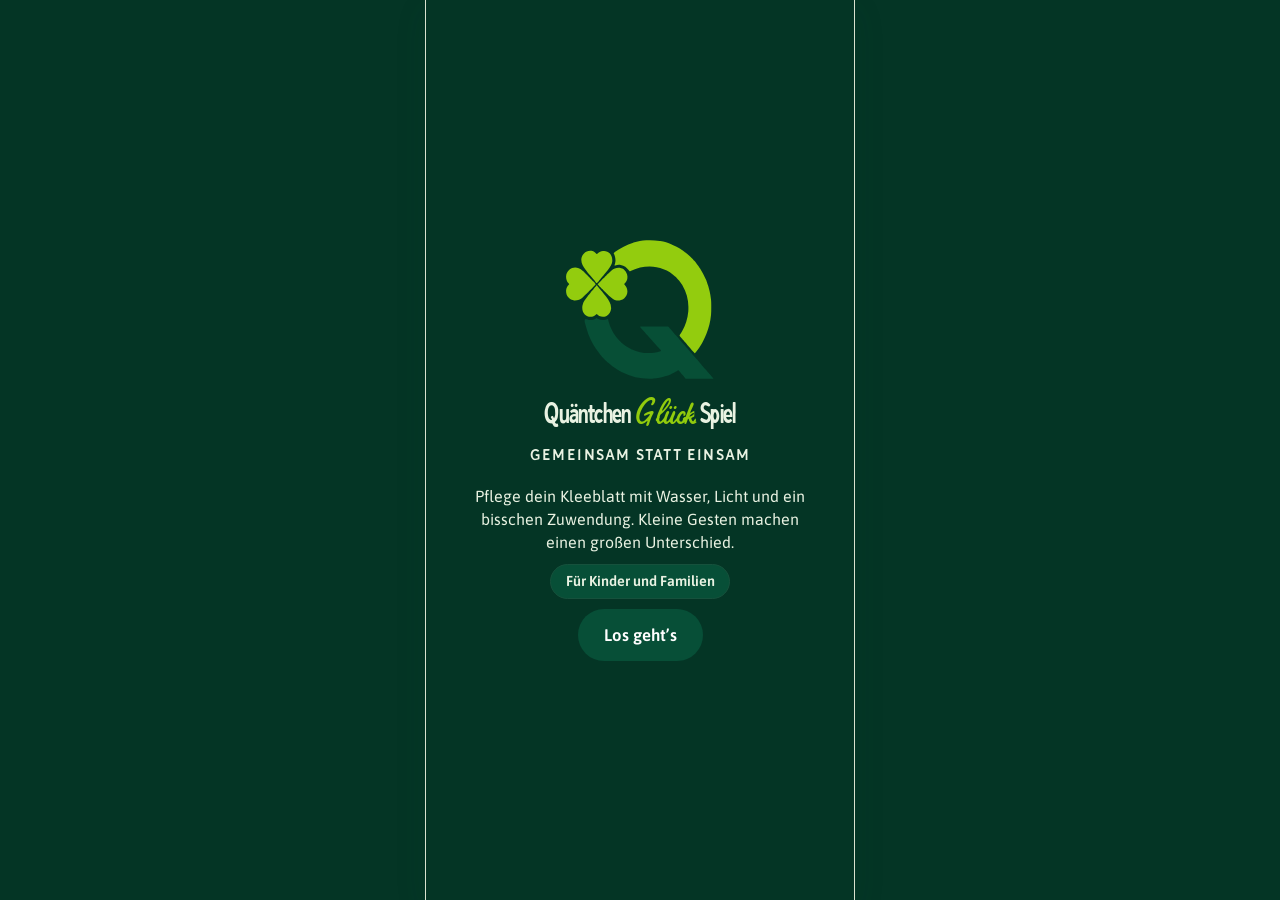
<file: spiel/index.html>
<!DOCTYPE html>
<html lang="de">
<head>
  <meta charset="utf-8">
  <meta name="viewport" content="width=device-width, initial-scale=1, viewport-fit=cover">
  <meta name="robots" content="noindex, nofollow">
  <meta name="description" content="Vorschau: Quäntchen Glück Spiel.">
  <title>Quäntchen Glück Spiel</title>
  <link rel="icon" type="image/png" sizes="32x32" href="assets/img/favicon-32.png">
  <link rel="apple-touch-icon" href="assets/img/apple-touch-icon.png">
  <link rel="stylesheet" href="css/spiel.css">
</head>
<body>
  <a class="skip" href="#buehne">Zum Spiel</a>

  <div class="app" id="app">
    <div class="testleiste" id="testleiste" hidden data-testid="testleiste">
      <strong>Test</strong>
      <button type="button" data-test="phase" data-wert="morgen">Morgen</button>
      <button type="button" data-test="phase" data-wert="tag">Tag</button>
      <button type="button" data-test="phase" data-wert="abend">Abend</button>
      <button type="button" data-test="phase" data-wert="nacht">Nacht</button>
      <button type="button" data-test="spulen" data-ms="3600000">+1 Std</button>
      <button type="button" data-test="spulen" data-ms="21600000">+6 Std</button>
      <button type="button" data-test="spulen" data-ms="172800000">+2 Tage</button>
      <button type="button" data-test="werte" data-wert="voll">Werte voll</button>
      <button type="button" data-test="werte" data-wert="mittel">Mittel</button>
      <button type="button" data-test="werte" data-wert="schlaff">Schlaff</button>
      <button type="button" data-test="glueck" data-wert="30">+30 Glück</button>
      <button type="button" data-test="glueck" data-wert="160">Vierblatt</button>
      <button type="button" data-test="willkommen">Willkommen</button>
      <button type="button" data-test="reset">Reset</button>
    </div>

    <header class="kopf">
      <div class="marke" aria-hidden="true">
        <img src="assets/img/bildmarke.svg" width="44" height="44" alt="">
      </div>
      <div class="titel">
        <strong>Quäntchen <span class="akzent">Glück</span> Spiel</strong>
        <small id="untertitel">dein Kleeblatt</small>
      </div>
    </header>

    <div class="wiese-grund" aria-hidden="true">
      <svg viewBox="0 0 430 260" preserveAspectRatio="none">
        <path fill="#E5F0C8" d="M0 120 C70 90 110 150 180 120 C250 90 300 140 360 110 C400 92 420 100 430 108 L430 260 L0 260 Z"/>
        <path fill="#EEF6DC" d="M0 160 C80 130 140 190 220 155 C300 120 350 180 430 150 L430 260 L0 260 Z"/>
        <path fill="#E2EFC4" d="M0 200 C90 180 200 230 430 190 L430 260 L0 260 Z"/>
      </svg>
    </div>
    <div class="sterne" id="sterne" aria-hidden="true"></div>

    <main class="buehne" id="buehne">
      <div class="spruch" id="spruch" aria-live="polite"></div>

      <div class="figur-wrap" id="figur-wrap" data-testid="figur">
        <span class="figur-schatten" aria-hidden="true"></span>
        <svg class="klee" id="klee" xmlns="http://www.w3.org/2000/svg"
                  viewBox="0 0 1024 1024"
                  overflow="visible"
                  role="img"
                  aria-labelledby="klee-titel klee-desc"
                  data-stufe="0"
                  data-stimmung="zufrieden">
              <title id="klee-titel">dein Kleeblatt</title>
              <desc id="klee-desc">Ein freundliches Kleeblatt ohne Hände und Füße.</desc>
          <defs>
            <radialGradient id="wange-grad" cx="50%" cy="50%" r="50%">
              <stop offset="0%" stop-color="#F0A090" stop-opacity="0.90"/>
              <stop offset="55%" stop-color="#F0A090" stop-opacity="0.50"/>
              <stop offset="100%" stop-color="#F0A090" stop-opacity="0"/>
            </radialGradient>
            <radialGradient id="gesicht-glanz-grad" cx="38%" cy="32%" r="60%">
              <stop offset="0%" stop-color="#FFFFFF" stop-opacity="0.18"/>
              <stop offset="55%" stop-color="#FFFFFF" stop-opacity="0"/>
            </radialGradient>
            <radialGradient id="iris-grad" cx="42%" cy="38%" r="65%">
              <stop offset="0%" stop-color="#2E8A4E"/>
              <stop offset="70%" stop-color="#1A6B3C"/>
              <stop offset="100%" stop-color="#074F37"/>
            </radialGradient>
            <clipPath id="clip-auge-links">
              <ellipse cx="428.0" cy="458.0" rx="50.0" ry="58.0"
                       transform="rotate(16.0 428.0 458.0)"/>
            </clipPath>
            <clipPath id="clip-auge-rechts">
              <ellipse cx="596.0" cy="458.0" rx="50.0" ry="58.0"
                       transform="rotate(-16.0 596.0 458.0)"/>
            </clipPath>
          </defs>
          <g id="kleeblatt">
          <g id="blatt-unten"
             data-pivot="512.0 710.0"
             style="transform-box:view-box; transform-origin:512.0px 710.0px">
            <path id="blatt-unten-fuellung"
                  d="M 772.22 772.22 C 775.28 787.62 776.17 808.95 774.26 824.55 C 772.21 841.21 766.39 863.28 759.16 878.43 C 751.25 895.04 738.73 917.38 724.47 928.99 C 711.19 939.80 688.15 946.45 671.38 949.90 C 658.92 952.46 641.53 950.74 628.99 948.60 C 615.88 946.37 598.17 942.14 586.67 935.47 C 577.06 929.89 567.29 918.00 560.75 909.02 C 553.47 899.03 545.79 884.24 541.03 872.83 C 536.54 862.06 532.53 846.91 530.09 835.49 C 527.69 824.31 526.17 809.08 524.97 797.71 C 523.91 787.56 528.37 772.16 522.55 763.78 C 518.94 758.58 505.06 758.58 501.45 763.78 C 495.63 772.16 500.09 787.56 499.03 797.71 C 497.83 809.08 496.31 824.31 493.91 835.49 C 491.47 846.91 487.46 862.06 482.97 872.83 C 478.21 884.24 470.53 899.03 463.25 909.02 C 456.71 918.00 446.94 929.89 437.33 935.47 C 425.83 942.14 408.12 946.37 395.01 948.60 C 382.47 950.74 365.08 952.46 352.62 949.90 C 335.85 946.45 312.81 939.80 299.53 928.99 C 285.27 917.38 272.75 895.04 264.84 878.43 C 257.61 863.28 251.79 841.21 249.74 824.55 C 247.83 808.95 248.72 787.62 251.78 772.22 C 253.51 763.54 259.74 752.87 265.37 746.04 C 278.74 729.83 299.11 710.41 314.53 696.14 C 329.97 681.85 350.64 662.62 368.13 650.93 C 380.26 642.82 397.80 631.44 412.37 630.74 C 442.49 629.29 481.85 644.00 512.00 644.00 C 542.15 644.00 581.51 629.29 611.63 630.74 C 626.20 631.44 643.74 642.82 655.87 650.93 C 673.36 662.62 694.03 681.85 709.47 696.14 C 724.89 710.41 745.26 729.83 758.63 746.04 C 764.26 752.87 770.49 763.54 772.22 772.22 Z"
                  fill="#92CB0D" stroke="none"/>
            <path id="blatt-unten-kontur"
                  d="M 772.22 772.22 C 772.83 787.91 776.17 808.95 774.26 824.55 C 772.21 841.21 766.39 863.28 759.16 878.43 C 751.25 895.04 738.73 917.38 724.47 928.99 C 711.19 939.80 688.15 946.45 671.38 949.90 C 658.92 952.46 641.53 950.74 628.99 948.60 C 615.88 946.37 598.17 942.14 586.67 935.47 C 577.06 929.89 567.29 918.00 560.75 909.02 C 553.47 899.03 545.79 884.24 541.03 872.83 C 536.54 862.06 532.53 846.91 530.09 835.49 C 527.69 824.31 526.17 809.08 524.97 797.71 C 523.91 787.56 528.37 772.16 522.55 763.78 C 518.94 758.58 505.06 758.58 501.45 763.78 C 495.63 772.16 500.09 787.56 499.03 797.71 C 497.83 809.08 496.31 824.31 493.91 835.49 C 491.47 846.91 487.46 862.06 482.97 872.83 C 478.21 884.24 470.53 899.03 463.25 909.02 C 456.71 918.00 446.94 929.89 437.33 935.47 C 425.83 942.14 408.12 946.37 395.01 948.60 C 382.47 950.74 365.08 952.46 352.62 949.90 C 335.85 946.45 312.81 939.80 299.53 928.99 C 285.27 917.38 272.75 895.04 264.84 878.43 C 257.61 863.28 251.79 841.21 249.74 824.55 C 247.83 808.95 251.17 787.91 251.78 772.22"
                  fill="none" stroke="#074F37" stroke-width="15"
                  stroke-linejoin="round" stroke-linecap="round"/>
            <path id="blatt-unten-falte"
                  d="M 512.00 724.00 L 512.00 754.00"
                  fill="none" stroke="#074F37" stroke-width="8"
                  stroke-linecap="round"/>
          </g>
          <g id="blatt-links"
             data-pivot="314.0 512.0"
             style="transform-box:view-box; transform-origin:314.0px 512.0px">
            <path id="blatt-links-fuellung"
                  d="M 251.78 772.22 C 236.38 775.28 215.05 776.17 199.45 774.26 C 182.79 772.21 160.72 766.39 145.57 759.16 C 128.96 751.25 106.62 738.73 95.01 724.47 C 84.20 711.19 77.55 688.15 74.10 671.38 C 71.54 658.92 73.26 641.53 75.40 628.99 C 77.63 615.88 81.86 598.17 88.53 586.67 C 94.11 577.06 106.00 567.29 114.98 560.75 C 124.97 553.47 139.76 545.79 151.17 541.03 C 161.94 536.54 177.09 532.53 188.51 530.09 C 199.69 527.69 214.92 526.17 226.29 524.97 C 236.44 523.91 251.84 528.37 260.22 522.55 C 265.42 518.94 265.42 505.06 260.22 501.45 C 251.84 495.63 236.44 500.09 226.29 499.03 C 214.92 497.83 199.69 496.31 188.51 493.91 C 177.09 491.47 161.94 487.46 151.17 482.97 C 139.76 478.21 124.97 470.53 114.98 463.25 C 106.00 456.71 94.11 446.94 88.53 437.33 C 81.86 425.83 77.63 408.12 75.40 395.01 C 73.26 382.47 71.54 365.08 74.10 352.62 C 77.55 335.85 84.20 312.81 95.01 299.53 C 106.62 285.27 128.96 272.75 145.57 264.84 C 160.72 257.61 182.79 251.79 199.45 249.74 C 215.05 247.83 236.38 248.72 251.78 251.78 C 260.46 253.51 271.13 259.74 277.96 265.37 C 294.17 278.74 313.59 299.11 327.86 314.53 C 342.15 329.97 361.38 350.64 373.07 368.13 C 381.18 380.26 392.56 397.80 393.26 412.37 C 394.71 442.49 380.00 481.85 380.00 512.00 C 380.00 542.15 394.71 581.51 393.26 611.63 C 392.56 626.20 381.18 643.74 373.07 655.87 C 361.38 673.36 342.15 694.03 327.86 709.47 C 313.59 724.89 294.17 745.26 277.96 758.63 C 271.13 764.26 260.46 770.49 251.78 772.22 Z"
                  fill="#92CB0D" stroke="none"/>
            <path id="blatt-links-kontur"
                  d="M 251.78 772.22 C 236.09 772.83 215.05 776.17 199.45 774.26 C 182.79 772.21 160.72 766.39 145.57 759.16 C 128.96 751.25 106.62 738.73 95.01 724.47 C 84.20 711.19 77.55 688.15 74.10 671.38 C 71.54 658.92 73.26 641.53 75.40 628.99 C 77.63 615.88 81.86 598.17 88.53 586.67 C 94.11 577.06 106.00 567.29 114.98 560.75 C 124.97 553.47 139.76 545.79 151.17 541.03 C 161.94 536.54 177.09 532.53 188.51 530.09 C 199.69 527.69 214.92 526.17 226.29 524.97 C 236.44 523.91 251.84 528.37 260.22 522.55 C 265.42 518.94 265.42 505.06 260.22 501.45 C 251.84 495.63 236.44 500.09 226.29 499.03 C 214.92 497.83 199.69 496.31 188.51 493.91 C 177.09 491.47 161.94 487.46 151.17 482.97 C 139.76 478.21 124.97 470.53 114.98 463.25 C 106.00 456.71 94.11 446.94 88.53 437.33 C 81.86 425.83 77.63 408.12 75.40 395.01 C 73.26 382.47 71.54 365.08 74.10 352.62 C 77.55 335.85 84.20 312.81 95.01 299.53 C 106.62 285.27 128.96 272.75 145.57 264.84 C 160.72 257.61 182.79 251.79 199.45 249.74 C 215.05 247.83 236.09 251.17 251.78 251.78"
                  fill="none" stroke="#074F37" stroke-width="15"
                  stroke-linejoin="round" stroke-linecap="round"/>
            <path id="blatt-links-falte"
                  d="M 300.00 512.00 L 270.00 512.00"
                  fill="none" stroke="#074F37" stroke-width="8"
                  stroke-linecap="round"/>
          </g>
          <g id="blatt-oben"
             data-pivot="512.0 314.0"
             style="transform-box:view-box; transform-origin:512.0px 314.0px">
            <path id="blatt-oben-fuellung"
                  d="M 251.78 251.78 C 248.72 236.38 247.83 215.05 249.74 199.45 C 251.79 182.79 257.61 160.72 264.84 145.57 C 272.75 128.96 285.27 106.62 299.53 95.01 C 312.81 84.20 335.85 77.55 352.62 74.10 C 365.08 71.54 382.47 73.26 395.01 75.40 C 408.12 77.63 425.83 81.86 437.33 88.53 C 446.94 94.11 456.71 106.00 463.25 114.98 C 470.53 124.97 478.21 139.76 482.97 151.17 C 487.46 161.94 491.47 177.09 493.91 188.51 C 496.31 199.69 497.83 214.92 499.03 226.29 C 500.09 236.44 495.63 251.84 501.45 260.22 C 505.06 265.42 518.94 265.42 522.55 260.22 C 528.37 251.84 523.91 236.44 524.97 226.29 C 526.17 214.92 527.69 199.69 530.09 188.51 C 532.53 177.09 536.54 161.94 541.03 151.17 C 545.79 139.76 553.47 124.97 560.75 114.98 C 567.29 106.00 577.06 94.11 586.67 88.53 C 598.17 81.86 615.88 77.63 628.99 75.40 C 641.53 73.26 658.92 71.54 671.38 74.10 C 688.15 77.55 711.19 84.20 724.47 95.01 C 738.73 106.62 751.25 128.96 759.16 145.57 C 766.39 160.72 772.21 182.79 774.26 199.45 C 776.17 215.05 775.28 236.38 772.22 251.78 C 770.49 260.46 764.26 271.13 758.63 277.96 C 745.26 294.17 724.89 313.59 709.47 327.86 C 694.03 342.15 673.36 361.38 655.87 373.07 C 643.74 381.18 626.20 392.56 611.63 393.26 C 581.51 394.71 542.15 380.00 512.00 380.00 C 481.85 380.00 442.49 394.71 412.37 393.26 C 397.80 392.56 380.26 381.18 368.13 373.07 C 350.64 361.38 329.97 342.15 314.53 327.86 C 299.11 313.59 278.74 294.17 265.37 277.96 C 259.74 271.13 253.51 260.46 251.78 251.78 Z"
                  fill="#92CB0D" stroke="none"/>
            <path id="blatt-oben-kontur"
                  d="M 251.78 251.78 C 251.17 236.09 247.83 215.05 249.74 199.45 C 251.79 182.79 257.61 160.72 264.84 145.57 C 272.75 128.96 285.27 106.62 299.53 95.01 C 312.81 84.20 335.85 77.55 352.62 74.10 C 365.08 71.54 382.47 73.26 395.01 75.40 C 408.12 77.63 425.83 81.86 437.33 88.53 C 446.94 94.11 456.71 106.00 463.25 114.98 C 470.53 124.97 478.21 139.76 482.97 151.17 C 487.46 161.94 491.47 177.09 493.91 188.51 C 496.31 199.69 497.83 214.92 499.03 226.29 C 500.09 236.44 495.63 251.84 501.45 260.22 C 505.06 265.42 518.94 265.42 522.55 260.22 C 528.37 251.84 523.91 236.44 524.97 226.29 C 526.17 214.92 527.69 199.69 530.09 188.51 C 532.53 177.09 536.54 161.94 541.03 151.17 C 545.79 139.76 553.47 124.97 560.75 114.98 C 567.29 106.00 577.06 94.11 586.67 88.53 C 598.17 81.86 615.88 77.63 628.99 75.40 C 641.53 73.26 658.92 71.54 671.38 74.10 C 688.15 77.55 711.19 84.20 724.47 95.01 C 738.73 106.62 751.25 128.96 759.16 145.57 C 766.39 160.72 772.21 182.79 774.26 199.45 C 776.17 215.05 772.83 236.09 772.22 251.78"
                  fill="none" stroke="#074F37" stroke-width="15"
                  stroke-linejoin="round" stroke-linecap="round"/>
            <path id="blatt-oben-falte"
                  d="M 512.00 300.00 L 512.00 270.00"
                  fill="none" stroke="#074F37" stroke-width="8"
                  stroke-linecap="round"/>
          </g>
          <g id="blatt-rechts"
             data-pivot="710.0 512.0"
             style="transform-box:view-box; transform-origin:710.0px 512.0px">
            <path id="blatt-rechts-fuellung"
                  d="M 772.22 251.78 C 787.62 248.72 808.95 247.83 824.55 249.74 C 841.21 251.79 863.28 257.61 878.43 264.84 C 895.04 272.75 917.38 285.27 928.99 299.53 C 939.80 312.81 946.45 335.85 949.90 352.62 C 952.46 365.08 950.74 382.47 948.60 395.01 C 946.37 408.12 942.14 425.83 935.47 437.33 C 929.89 446.94 918.00 456.71 909.02 463.25 C 899.03 470.53 884.24 478.21 872.83 482.97 C 862.06 487.46 846.91 491.47 835.49 493.91 C 824.31 496.31 809.08 497.83 797.71 499.03 C 787.56 500.09 772.16 495.63 763.78 501.45 C 758.58 505.06 758.58 518.94 763.78 522.55 C 772.16 528.37 787.56 523.91 797.71 524.97 C 809.08 526.17 824.31 527.69 835.49 530.09 C 846.91 532.53 862.06 536.54 872.83 541.03 C 884.24 545.79 899.03 553.47 909.02 560.75 C 918.00 567.29 929.89 577.06 935.47 586.67 C 942.14 598.17 946.37 615.88 948.60 628.99 C 950.74 641.53 952.46 658.92 949.90 671.38 C 946.45 688.15 939.80 711.19 928.99 724.47 C 917.38 738.73 895.04 751.25 878.43 759.16 C 863.28 766.39 841.21 772.21 824.55 774.26 C 808.95 776.17 787.62 775.28 772.22 772.22 C 763.54 770.49 752.87 764.26 746.04 758.63 C 729.83 745.26 710.41 724.89 696.14 709.47 C 681.85 694.03 662.62 673.36 650.93 655.87 C 642.82 643.74 631.44 626.20 630.74 611.63 C 629.29 581.51 644.00 542.15 644.00 512.00 C 644.00 481.85 629.29 442.49 630.74 412.37 C 631.44 397.80 642.82 380.26 650.93 368.13 C 662.62 350.64 681.85 329.97 696.14 314.53 C 710.41 299.11 729.83 278.74 746.04 265.37 C 752.87 259.74 763.54 253.51 772.22 251.78 Z"
                  fill="#92CB0D" stroke="none"/>
            <path id="blatt-rechts-kontur"
                  d="M 772.22 251.78 C 787.91 251.17 808.95 247.83 824.55 249.74 C 841.21 251.79 863.28 257.61 878.43 264.84 C 895.04 272.75 917.38 285.27 928.99 299.53 C 939.80 312.81 946.45 335.85 949.90 352.62 C 952.46 365.08 950.74 382.47 948.60 395.01 C 946.37 408.12 942.14 425.83 935.47 437.33 C 929.89 446.94 918.00 456.71 909.02 463.25 C 899.03 470.53 884.24 478.21 872.83 482.97 C 862.06 487.46 846.91 491.47 835.49 493.91 C 824.31 496.31 809.08 497.83 797.71 499.03 C 787.56 500.09 772.16 495.63 763.78 501.45 C 758.58 505.06 758.58 518.94 763.78 522.55 C 772.16 528.37 787.56 523.91 797.71 524.97 C 809.08 526.17 824.31 527.69 835.49 530.09 C 846.91 532.53 862.06 536.54 872.83 541.03 C 884.24 545.79 899.03 553.47 909.02 560.75 C 918.00 567.29 929.89 577.06 935.47 586.67 C 942.14 598.17 946.37 615.88 948.60 628.99 C 950.74 641.53 952.46 658.92 949.90 671.38 C 946.45 688.15 939.80 711.19 928.99 724.47 C 917.38 738.73 895.04 751.25 878.43 759.16 C 863.28 766.39 841.21 772.21 824.55 774.26 C 808.95 776.17 787.91 772.83 772.22 772.22"
                  fill="none" stroke="#074F37" stroke-width="15"
                  stroke-linejoin="round" stroke-linecap="round"/>
            <path id="blatt-rechts-falte"
                  d="M 724.00 512.00 L 754.00 512.00"
                  fill="none" stroke="#074F37" stroke-width="8"
                  stroke-linecap="round"/>
          </g>
          <g id="gesicht">
            <circle id="gesicht-fuellung"
                    cx="512" cy="512" r="198"
                    fill="#92CB0D" stroke="#074F37" stroke-width="15"/>
            <circle id="gesicht-glanz"
                    cx="512" cy="512" r="198"
                    fill="url(#gesicht-glanz-grad)"/>
          </g>
          <g id="wangen">
            <ellipse id="wange-links"
                     cx="384.0" cy="560.0"
                     rx="38.0" ry="24.0"
                     transform="rotate(-20.0 384.0 560.0)"
                     fill="url(#wange-grad)"/>
            <ellipse id="wange-rechts"
                     cx="640.0" cy="560.0"
                     rx="38.0" ry="24.0"
                     transform="rotate(20.0 640.0 560.0)"
                     fill="url(#wange-grad)"/>
          </g>
          <g id="nase">
            <ellipse id="nase-schatten"
                     cx="513.0" cy="542.0"
                     rx="22.0" ry="17.0"
                     fill="#074F37" opacity="0.18"/>
            <ellipse id="nase-fuellung"
                     cx="512.0" cy="536.0"
                     rx="24.0" ry="21.0"
                     fill="#92CB0D" stroke="#074F37" stroke-width="3"/>
            <ellipse id="nase-glanz"
                     cx="505.0" cy="530.0"
                     rx="7" ry="5.5"
                     fill="#FFFFFF" opacity="0.28"/>
          </g>
          <g id="augenbrauen">
            <path id="augenbraue-links" d="M 374 428 C 390 400 428 390 466 410"
                  fill="none" stroke="#074F37" stroke-width="15"
                  stroke-linecap="round"/>
            <path id="augenbraue-rechts" d="M 650 428 C 634 400 596 390 558 410"
                  fill="none" stroke="#074F37" stroke-width="15"
                  stroke-linecap="round"/>
          </g>
          <g id="augen">
            <g id="auge-links">
              <g id="auge-links-offen">
                <ellipse id="auge-links-weiss"
                         cx="428.0" cy="458.0" rx="50.0" ry="58.0"
                         transform="rotate(16.0 428.0 458.0)"
                         fill="#FFFFFF" stroke="#043525" stroke-width="6"/>
                <g id="iris-links-gruppe" clip-path="url(#clip-auge-links)">
                  <ellipse id="iris-links"
                           cx="442.0" cy="484.0"
                           rx="40.0" ry="48.0"
                           fill="url(#iris-grad)"/>
                  <ellipse id="pupille-links"
                           cx="442.0" cy="486.0"
                           rx="24.0" ry="30.0"
                           fill="#043525"/>
                  <circle id="glanz-links"
                          cx="453.0" cy="470.0" r="10.0"
                          fill="#FFFFFF"/>
                  <circle id="glanz-links-klein"
                          cx="434.0" cy="494.0" r="4.5"
                          fill="#FFFFFF" opacity="0.9"/>
                </g>
              </g>
              <g id="lid-links-blinzeln" display="none">
                <path id="lid-links-blinzeln-linie"
                      d="M 388 468 Q 430 492 476 470"
                      fill="none" stroke="#043525" stroke-width="10"
                      stroke-linecap="round"/>
              </g>
              <g id="lid-links-schlafend" display="none">
                <path id="lid-links-schlafend-linie"
                      d="M 384 472 Q 430 500 480 474"
                      fill="none" stroke="#043525" stroke-width="11"
                      stroke-linecap="round"/>
              </g>
            </g>
            <g id="auge-rechts">
              <g id="auge-rechts-offen">
                <ellipse id="auge-rechts-weiss"
                         cx="596.0" cy="458.0" rx="50.0" ry="58.0"
                         transform="rotate(-16.0 596.0 458.0)"
                         fill="#FFFFFF" stroke="#043525" stroke-width="6"/>
                <g id="iris-rechts-gruppe" clip-path="url(#clip-auge-rechts)">
                  <ellipse id="iris-rechts"
                           cx="582.0" cy="484.0"
                           rx="40.0" ry="48.0"
                           fill="url(#iris-grad)"/>
                  <ellipse id="pupille-rechts"
                           cx="582.0" cy="486.0"
                           rx="24.0" ry="30.0"
                           fill="#043525"/>
                  <circle id="glanz-rechts"
                          cx="594.0" cy="470.0" r="10.0"
                          fill="#FFFFFF"/>
                  <circle id="glanz-rechts-klein"
                          cx="574.0" cy="494.0" r="4.5"
                          fill="#FFFFFF" opacity="0.9"/>
                </g>
              </g>
              <g id="lid-rechts-blinzeln" display="none">
                <path id="lid-rechts-blinzeln-linie"
                      d="M 548 470 Q 594 492 636 468"
                      fill="none" stroke="#043525" stroke-width="10"
                      stroke-linecap="round"/>
              </g>
              <g id="lid-rechts-schlafend" display="none">
                <path id="lid-rechts-schlafend-linie"
                      d="M 544 474 Q 594 500 640 472"
                      fill="none" stroke="#043525" stroke-width="11"
                      stroke-linecap="round"/>
              </g>
            </g>
          </g>
          <g id="muender">
            <g id="mund-lachen" >
              <path id="mund-lachen-oeffnung" d="M 418 568 C 448 588 476 596 512 596 C 548 596 576 588 606 568 C 624 598 622 634 600 652 C 576 672 546 678 512 678 C 478 678 448 672 424 652 C 402 634 400 598 418 568 Z"
                    fill="#043525" stroke="#074F37" stroke-width="3"
                    stroke-linejoin="round"/>
              <ellipse id="zunge" cx="512" cy="658" rx="40" ry="17" fill="#F48B7A"/>
              <path id="zunge-linie" d="M 512 648 L 512 670"
                    fill="none" stroke="#E07068" stroke-width="2"
                    stroke-linecap="round" opacity="0.55"/>
            </g>
            <g id="mund-laecheln" display="none">
              <path id="mund-laecheln-form" d="M 432 598 Q 512 644 592 598"
                    fill="none" stroke="#043525" stroke-width="11"
                    stroke-linecap="round"/>
            </g>
            <g id="mund-staunen" display="none">
              <ellipse id="mund-staunen-oeffnung" cx="512" cy="620" rx="28" ry="38"
                       fill="#043525" stroke="#074F37" stroke-width="3"/>
              <ellipse id="mund-staunen-glanz" cx="504" cy="604" rx="9" ry="12"
                       fill="#FFFFFF" opacity="0.18"/>
            </g>
            <g id="mund-traurig" display="none">
              <path id="mund-traurig-form" d="M 446 632 Q 512 608 578 632"
                    fill="none" stroke="#043525" stroke-width="10"
                    stroke-linecap="round"/>
            </g>
            <g id="mund-schlafend" display="none">
              <path id="mund-schlafend-linie" d="M 468 618 Q 512 636 556 618"
                    fill="none" stroke="#043525" stroke-width="8"
                    stroke-linecap="round"/>
            </g>
          </g>
          </g>
        </svg>
        <svg class="funkeln" viewBox="0 0 1024 1024" aria-hidden="true" focusable="false">
          <g fill="#3F7A05">
            <circle cx="120" cy="220" r="10"/>
            <circle cx="900" cy="180" r="8"/>
            <circle cx="940" cy="420" r="10"/>
            <circle cx="90" cy="480" r="7"/>
            <circle cx="200" cy="140" r="5"/>
            <circle cx="820" cy="820" r="6"/>
          </g>
        </svg>
      </div>
    </main>

    <section class="werte" aria-label="Bedürfnisse">
      <div class="wert" id="wert-wasser" data-testid="wert-wasser">
        <div class="wert-kopf"><span class="wert-name">Wasser</span><span class="wert-zahl"></span></div>
        <div class="leiste" aria-hidden="true"><span></span></div>
      </div>
      <div class="wert" id="wert-licht" data-testid="wert-licht">
        <div class="wert-kopf"><span class="wert-name">Licht</span><span class="wert-zahl"></span></div>
        <div class="leiste" aria-hidden="true"><span></span></div>
      </div>
      <div class="wert" id="wert-freude" data-testid="wert-freude">
        <div class="wert-kopf"><span class="wert-name">Freude</span><span class="wert-zahl"></span></div>
        <div class="leiste" aria-hidden="true"><span></span></div>
      </div>
    </section>

    <div class="werkzeuge">
      <button type="button" class="icon-btn" id="btn-buch" data-testid="btn-buch">Glücksbuch</button>
      <div class="punkte">Glück: <b id="glueck-zahl">0</b></div>
      <button type="button" class="icon-btn" id="btn-info" data-testid="btn-info">Info</button>
    </div>

    <nav class="aktionen" aria-label="Pflege">
      <button type="button" class="aktion aktion-giessen" id="btn-wasser" data-testid="btn-wasser">Gießen</button>
      <button type="button" class="aktion aktion-licht" id="btn-licht" data-testid="btn-licht">Licht schenken</button>
      <button type="button" class="aktion aktion-freude" id="btn-freude" data-testid="btn-freude">Zuwendung</button>
    </nav>

    <section class="overlay willkommen" id="screen-willkommen" data-testid="willkommen" hidden>
      <img class="logo-lg" src="assets/img/bildmarke.svg" width="150" height="141" alt="Bildmarke Quäntchen Glück">
      <h1>Quäntchen <span class="akzent">Glück</span> Spiel</h1>
      <p class="claim">GEMEINSAM STATT EINSAM</p>
      <p>Pflege dein Kleeblatt mit Wasser, Licht und ein bisschen Zuwendung. Kleine Gesten machen einen großen Unterschied.</p>
      <p class="badge">Für Kinder und Familien</p>
      <button type="button" class="btn btn-dunkel" id="btn-start" data-testid="btn-start">Los geht’s</button>
    </section>

    <section class="overlay" id="screen-buch" data-testid="gluecksbuch" hidden>
      <button type="button" class="btn btn-rand oben-zu" id="btn-buch-zu">Zurück zur Wiese</button>
      <h2>Glücksbuch</h2>
      <p class="lead" id="buch-lead"></p>
      <div class="karten" id="karten"></div>
      <h2>Glückssätze</h2>
      <ul class="saetze" id="saetze"></ul>
      <button type="button" class="btn btn-dunkel zurueck" id="btn-buch-zu-unten">Zurück zur Wiese</button>
    </section>

    <section class="overlay info" id="screen-info" data-testid="info" hidden>
      <button type="button" class="btn btn-rand oben-zu" id="btn-info-zu">Zurück zur Wiese</button>
      <h2>Über das Spiel</h2>
      <p>Das Quäntchen Glück Spiel ist ein ruhiges Browserspiel. Du pflegst dein Kleeblatt, und es wächst mit deiner Fürsorge. Es stirbt nicht, und es gibt nichts zu kaufen.</p>
      <p>Quäntchen Glück e. V. hilft mit kleinen Gesten Kindern und Familien und allen, die Unterstützung brauchen. Gemeinsam statt einsam.</p>
      <p><a id="link-verein" href="https://fotomek.github.io/quaentchen-glueck-vorschau/" target="_blank" rel="noopener noreferrer">Mehr über den Verein</a></p>
      <p><strong>Datenschutz.</strong> Dein Spielstand bleibt auf diesem Gerät, in deinem Browser. Wir legen kein Konto an und schicken keine Daten weg.</p>
      <div class="zeile-opt">
        <label for="opt-bewegung">Weniger Bewegung</label>
        <input class="switch" type="checkbox" id="opt-bewegung">
      </div>
      <button type="button" class="btn btn-rand" id="btn-reset-info" style="margin-bottom:1rem">Stand zurücksetzen</button>
      <p style="color:var(--text-2);font-size:.85rem">Ein Spiel von Quäntchen Glück e. V. Vorschau, noch nicht öffentlich beworben.</p>
      <button type="button" class="btn btn-dunkel zurueck" id="btn-info-zu-unten">Zurück zur Wiese</button>
    </section>
  </div>

  <script src="js/spiel.js" defer></script>
</body>
</html>
</file>
<file: assets/css/base.css>
/* Quäntchen Glück e.V. | gemeinsame Basis, Version B
   Schriften lokal (assets/fonts), keine externen Requests.
   Fließtext Poppins, Akzent Dancing Script, Überschriften Asap Logo. */
@font-face{font-family:"Poppins";src:url("../fonts/Poppins-Regular.woff2") format("woff2");font-weight:400;font-style:normal;font-display:swap}
@font-face{font-family:"Poppins";src:url("../fonts/Poppins-SemiBold.woff2") format("woff2");font-weight:600;font-style:normal;font-display:swap}
@font-face{font-family:"Poppins";src:url("../fonts/Poppins-Bold.woff2") format("woff2");font-weight:700;font-style:normal;font-display:swap}
/* Überschriften bleiben die variable Asap („Asap Logo“). Asap Condensed war nur die Ersatzschrift. */
@font-face{font-family:"Asap Logo";src:url("../fonts/Asap-Variable-wdth75-100-wght400-700.woff2") format("woff2");font-weight:400 700;font-stretch:75% 100%;font-style:normal;font-display:swap}
/* Akzent: Dancing Script, lokal und OFL. */
@font-face{font-family:"Dancing Script";src:url("../fonts/DancingScript-Regular.woff2") format("woff2");font-weight:400;font-style:normal;font-display:swap}

:root{
  /* Logofarben (verbindlich) */
  --gruen-hell:#92CB0D;
  --gruen-dunkel:#074F37;
  /* Neutraltöne */
  --gruen-tief:#043525;
  --gruen-zart:#EEF6DC;
  --creme:#FCFCF7;  /* Seitenfarbe, Runde 16:55: heller (vorher #FAF8F1) */
  --weiss:#FFFFFF;
  --text:#14231C;
  --text-2:#3A4A42;
  --linie:#D9E2CF;
  /* Fließtext und Claim: Poppins. Überschriften: Asap Logo. Akzent: Dancing Script. */
  --font-head:"Asap Logo","Poppins","Arial Narrow",system-ui,sans-serif;
  --head-weight:700;
  --head-stretch:85%;
  --head-sperrung:-.02em;
  --logo-sperrung:-.04em;
  --font-text:"Poppins",system-ui,-apple-system,"Segoe UI",sans-serif;
  --font-claim:"Poppins",system-ui,sans-serif;
  --font-akzent:"Dancing Script",cursive;
  --radius:18px;
  --schatten:0 10px 30px rgba(7,79,55,.10);
  --max:1180px;
}
*,*::before,*::after{box-sizing:border-box}
html{-webkit-text-size-adjust:100%;scroll-behavior:smooth}
@media (prefers-reduced-motion:reduce){html{scroll-behavior:auto}*{transition:none!important;animation:none!important}}
body{margin:0;font-family:var(--font-text);font-weight:400;font-size:1.0625rem;line-height:1.6;color:var(--text);background:var(--creme);overflow-x:hidden}
img,svg{max-width:100%;height:auto;display:block}
h1,h2,h3{font-family:var(--font-head);font-weight:var(--head-weight);font-stretch:var(--head-stretch);line-height:1.1;letter-spacing:var(--head-sperrung);word-spacing:.06em;margin:0 0 .5em;color:var(--gruen-dunkel);hyphens:auto;overflow-wrap:break-word}
h1{font-size:clamp(2.4rem,9vw,4.6rem)}
h2{font-size:clamp(1.9rem,6vw,3rem)}
h3{font-size:1.45rem}
p{margin:0 0 1em}
a{color:var(--gruen-dunkel);text-underline-offset:3px}
.akzent{font-family:var(--font-akzent);font-weight:400;font-stretch:normal;letter-spacing:0;color:inherit}
.wrap{width:min(100% - 2.5rem, var(--max));margin-inline:auto}
.visually-hidden{position:absolute!important;width:1px;height:1px;padding:0;margin:-1px;overflow:hidden;clip:rect(0 0 0 0);white-space:nowrap;border:0}

/* Fokus sichtbar */
:focus{outline:none}
:focus-visible{outline:3px solid var(--gruen-dunkel);outline-offset:3px;border-radius:6px}
.dunkel :focus-visible,.on-dark :focus-visible{outline-color:var(--gruen-hell)}

/* Sprunglink */
.skip{position:absolute;left:1rem;top:-100px;z-index:100;background:var(--gruen-dunkel);color:#fff;padding:.7rem 1rem;border-radius:10px;font-weight:600}
.skip:focus{top:1rem}

/* Buttons */
.btn{display:inline-flex;align-items:center;justify-content:center;gap:.5rem;min-height:48px;padding:.75rem 1.4rem;border-radius:999px;font-family:var(--font-text);font-weight:600;font-size:1.02rem;line-height:1.2;text-decoration:none;border:2px solid transparent;cursor:pointer;transition:transform .15s ease, background-color .15s ease}
.btn:hover{transform:translateY(-1px)}
.btn-dunkel{background:var(--gruen-dunkel);color:#fff}
.btn-dunkel:hover{background:var(--gruen-tief)}
.btn-hell{background:var(--gruen-hell);color:var(--gruen-tief)}
.btn-hell:hover{background:#A3D82A}
.btn-rand{background:transparent;color:var(--gruen-dunkel);border-color:var(--gruen-dunkel)}
.btn-rand:hover{background:var(--gruen-zart)}
.on-dark .btn-rand{color:#fff;border-color:#fff}
.on-dark .btn-rand:hover{background:rgba(255,255,255,.1)}
.btn svg{width:1.2em;height:1.2em;flex:none}

/* Platzhalter sichtbar markieren */
.ph{display:inline;background:#FFF0A6;color:#3B2F00;border:2px dashed #A27B00;border-radius:8px;padding:.1rem .45rem;font-size:.95em;line-height:1.7;-webkit-box-decoration-break:clone;box-decoration-break:clone}
.ph::before{content:"Platzhalter: ";font-weight:600}
.ph-block{display:block;background:#FFF0A6;color:#3B2F00;border:2px dashed #A27B00;border-radius:var(--radius);padding:1rem 1.1rem}
.ph-block strong{display:block;font-weight:600;margin-bottom:.25rem}

/* Kopf */
.kopf{position:sticky;top:0;z-index:50;background:rgba(252,252,247,.96);border-bottom:1px solid var(--linie);backdrop-filter:saturate(1.2) blur(6px);-webkit-backdrop-filter:saturate(1.2) blur(6px)}
.kopf-inner{display:flex;align-items:center;justify-content:space-between;gap:1rem;min-height:68px}
.marke{display:flex;align-items:center;gap:.6rem;text-decoration:none;color:var(--gruen-dunkel)}
.marke img{width:44px;height:auto}
/* Wortmarke als Vektor (nachgezeichnet aus Sarahs Logo, 01.11.2026), statt gesetzter Schrift */
.marke .marke-wort{width:auto;height:28px;flex:none}
@media (min-width:900px){.marke .marke-wort{height:30px}}
.marke-text{font-family:var(--font-head);font-weight:var(--head-weight);font-stretch:var(--head-stretch);letter-spacing:var(--logo-sperrung);font-size:1.35rem;line-height:1;white-space:nowrap}
.marke-text .akzent{color:#3F7A05;font-size:1.15em;margin-left:.08em}
.marke-text small{font-family:var(--font-head);font-weight:var(--head-weight);font-stretch:var(--head-stretch);letter-spacing:-.02em;font-size:.6em;margin-left:.2em}
.nav-desktop{display:none}
.nav-desktop ul,.nav-mobil ul{list-style:none;margin:0;padding:0}
.nav-desktop a,.nav-mobil a{text-decoration:none;color:var(--text);font-weight:600}
.nav-desktop a:hover,.nav-mobil a:hover{color:var(--gruen-dunkel);text-decoration:underline}
.kopf .btn-unterstuetzen{display:none}
.nav-mobil{position:relative}
.nav-mobil summary{list-style:none;cursor:pointer;display:inline-flex;align-items:center;gap:.45rem;min-height:44px;padding:.5rem .9rem;border-radius:999px;border:2px solid var(--gruen-dunkel);color:var(--gruen-dunkel);font-weight:600}
.nav-mobil summary::-webkit-details-marker{display:none}
.nav-mobil summary svg{width:20px;height:20px}
.nav-mobil ul{position:absolute;right:0;top:calc(100% + .5rem);width:min(84vw,320px);background:#fff;border-radius:16px;box-shadow:var(--schatten);padding:.5rem;border:1px solid var(--linie)}
.nav-mobil li a{display:block;padding:.8rem .9rem;border-radius:10px}
.nav-mobil li a:hover{background:var(--gruen-zart)}
.kopf .wrap{width:min(100% - 2.5rem, 1380px)}
.nav-desktop a{white-space:nowrap}
@media (min-width:1080px){
  .kopf .btn-unterstuetzen{display:inline-flex}
  .kopf-inner{gap:1.25rem}
  .marke{margin-right:auto}
}
@media (min-width:1360px){
  .nav-mobil{display:none}
  .nav-desktop{display:block}
  .nav-desktop ul{display:flex;gap:1rem;font-size:.97rem}
  .marke{margin-right:0}
}

/* Dauerhaft sichtbarer Button mobil */
.leiste-unterstuetzen{position:fixed;left:0;right:0;bottom:0;z-index:60;padding:.6rem 1rem calc(.6rem + env(safe-area-inset-bottom));background:rgba(252,252,247,.97);border-top:1px solid var(--linie);display:flex;justify-content:center}
.leiste-unterstuetzen .btn{width:min(100%,420px)}
body{padding-bottom:80px}
@media (min-width:1080px){.leiste-unterstuetzen{display:none}body{padding-bottom:0}}

/* FAQ aufklappbar mit Plus */
.faq details{border-bottom:1px solid var(--linie)}
.faq summary{list-style:none;cursor:pointer;display:flex;justify-content:space-between;align-items:center;gap:1rem;padding:1.05rem .25rem;font-weight:600;font-size:1.08rem}
.faq summary::-webkit-details-marker{display:none}
.faq summary::after{content:"+";flex:none;display:grid;place-items:center;width:34px;height:34px;border-radius:50%;background:var(--gruen-zart);color:var(--gruen-dunkel);font-size:1.4rem;line-height:1;transition:transform .2s ease}
.faq details[open] summary::after{transform:rotate(45deg)}
.faq .antwort{padding:0 .25rem 1.1rem;color:var(--text-2)}
.faq .antwort p:last-child{margin-bottom:0}

/* Fuß */
.fuss{background:var(--gruen-tief);color:#E9F2E2;padding:3rem 0 2.5rem}
.fuss a{color:#fff}
.fuss .fuss-grid{display:grid;gap:2rem}
.fuss ul{list-style:none;padding:0;margin:0;display:grid;gap:.45rem}
.fuss .claim{font-family:var(--font-claim);font-weight:400;font-size:1.4rem;color:var(--gruen-hell);letter-spacing:.03em;text-transform:uppercase;margin-top:1rem}
.fuss .ph,.fuss .ph-block{color:#3B2F00}
@media (min-width:800px){.fuss .fuss-grid{grid-template-columns:1fr 1.15fr;align-items:start}}

.icon{width:28px;height:28px;stroke:currentColor;fill:none;stroke-width:1.8;stroke-linecap:round;stroke-linejoin:round}

.kontakt-form p{margin:0 0 1rem}
.kontakt-form label{display:block;font-weight:600;margin-bottom:.35rem}
.kontakt-form input,.kontakt-form select,.kontakt-form textarea{width:100%;max-width:100%;box-sizing:border-box;font:inherit;color:inherit;background:#fff;border:1px solid var(--linie);border-radius:12px;padding:.7rem .8rem}
.kontakt-form input:focus-visible,.kontakt-form select:focus-visible,.kontakt-form textarea:focus-visible{outline:3px solid var(--gruen-dunkel);outline-offset:2px}
.kontakt-form button:disabled{opacity:.55;cursor:not-allowed}
.kontakt-status,.kontakt-fehler{padding:.8rem 1rem;border-radius:12px}
.kontakt-status{background:var(--gruen-zart)}
.kontakt-fehler{background:#FFF1B8;color:#3B2F00}
.kontakt-hp{position:absolute;left:-10000px;width:1px;height:1px;overflow:hidden}
</file>
<file: assets/css/entwurf.css>
/* Ein Entwurf. Ersetzt die Varianten A/B/C.
   Vereinsfarben bleiben in base.css. Fließtext ist Poppins, Akzent ist Dancing Script. */

:root{
  --sand:#F7F1E6;
  --honig:#F3E6CF;
  --ton:#E7F3C9;
  --weiss:#fff;
  --max:1120px;
  --kopf-hoehe:calc(5.5rem + env(safe-area-inset-top));
  --leiste-hoehe:calc(5rem + env(safe-area-inset-bottom));
}
html{scroll-padding-top:var(--kopf-hoehe);scroll-padding-bottom:var(--leiste-hoehe)}
[id],h2,h3,.hilfe-band,.fuss,.ueber-visuell,.bruecke,.zitat,.schluss{scroll-margin-top:var(--kopf-hoehe)}
.ueber-visuell,.bild-hinweis,.moment,.kachel,.pfad,.geschichte,.mehr,.hilfe-band,.fuss,.kontakt-karte{scroll-margin-bottom:var(--leiste-hoehe)}
::selection{background:#D7EEA4;color:var(--gruen-tief)}
figure{margin:0}
img{height:auto}

.wrap{width:min(100% - 2rem, var(--max))}
.abschnitt{padding:3.1rem 0}
h1,h2,.ueber-kern,.ueber-schluss,.zitat p,.bruecke p,.schluss-zeile{hyphens:manual}
h1 .akzent,h2 .akzent{color:#3F7A05}

/* Entwurfshinweis, ohne Variantenwahl */
.entwurf-leiste{background:#14231C;color:#F3F6EE;font-size:.8rem;line-height:1.4;padding:.35rem 0}
.entwurf-inner{display:flex;flex-wrap:wrap;gap:.25rem .8rem;align-items:center}
html[data-entwurf="aus"] .entwurf-leiste{display:none}

/* Kopf */
.kopf{background:rgba(252,252,247,.94);padding-top:env(safe-area-inset-top)}
.kopf-inner{min-height:58px;gap:.6rem}
.marke{gap:.45rem;margin-right:auto}
.marke .marke-bild{width:34px;height:auto}
.marke .marke-wort{width:auto;height:22px}
.kopf-kontakt{display:none;min-height:40px;padding:.4rem .95rem;font-size:.95rem}
.nav-desktop a{font-weight:600;font-size:.98rem;padding:.4rem .6rem;border-radius:8px}
.nav-desktop a[aria-current="true"]{background:var(--gruen-zart);color:var(--gruen-dunkel)}
.nav-mobil summary{min-height:44px;min-width:44px}
.nav-mobil ul{width:min(84vw,280px)}
@media (min-width:720px){
  .kopf-kontakt{display:inline-flex}
}
@media (min-width:900px){
  .nav-mobil{display:none}
  .nav-desktop{display:block}
  .nav-desktop ul{display:flex;gap:.15rem}
  .marke .marke-wort{height:24px}
  .leiste-unterstuetzen{display:none}
  body{padding-bottom:0}
  html{scroll-padding-bottom:0}
}

/* Untere Leiste: beide Wege, eine Zeile. Abstand = Leistenhöhe plus Puffer,
   damit aufgeklappte Texte nicht unter Leiste oder Kopf hängen. */
@media (max-width:899px){
  body{padding-bottom:calc(var(--leiste-hoehe) + 5rem)}
}
.leiste-unterstuetzen{gap:.5rem;padding:.55rem .7rem calc(.55rem + env(safe-area-inset-bottom))}
.leiste-unterstuetzen .btn{width:auto;flex:1 1 0;min-width:0;padding:.6rem .45rem;font-size:.9rem}
@media (max-width:899px){
  .leiste-unterstuetzen{transition:opacity .28s ease,visibility .28s ease}
  .leiste-unterstuetzen.ist-weg{opacity:0;visibility:hidden;pointer-events:none}
}
@media (max-width:899px) and (prefers-reduced-motion:reduce){
  .leiste-unterstuetzen{transition:none}
}

/* Hero: Kleeblattwiese wie bisher unten, Text auf ruhigem Creme */
.hero{position:relative;overflow:hidden;text-align:center;background:var(--creme)}
.hero-bild{position:absolute;inset:auto 0 0 0;height:52%;min-height:200px;pointer-events:none}
.hero-bild::before{content:"";position:absolute;inset:-10px;background:url("../img/ki/kleeblattwiese-hoch-720.webp") center bottom/cover no-repeat;filter:blur(1.5px) saturate(.9)}
.hero-bild::after{content:"";position:absolute;inset:0;background:linear-gradient(to bottom,var(--creme) 0%,rgba(252,252,247,.8) 28%,rgba(252,252,247,.22) 68%,rgba(252,252,247,0) 100%)}
.hero-inner{position:relative;z-index:1;padding:2.4rem 0 6.5rem;display:flex;flex-direction:column;align-items:center}
.badge{display:inline-block;background:var(--gruen-hell);color:var(--gruen-tief);font-family:var(--font-claim);font-weight:600;font-size:.82rem;letter-spacing:.08em;text-transform:uppercase;padding:.35rem .8rem;border-radius:999px;margin:0 0 .9rem}
.hero h1{max-width:10.6em;margin-bottom:.35rem;font-size:clamp(2.05rem,6.2vw,4.25rem)}
.hero-zeile{font-family:var(--font-akzent);font-size:clamp(1.55rem,3vw,2.15rem);line-height:1.25;color:#3F7A05;margin:0 0 1rem}
.hero .lead{max-width:36rem;color:var(--text-2);font-size:1.12rem;line-height:1.55}
.hero .btn-rand{background:rgba(252,252,247,.94)}
.hero .btn-rand:hover{background:#fff}
.btn-reihe{display:flex;flex-wrap:wrap;gap:.7rem;justify-content:center;margin-top:.3rem}
@media (max-width:899px){
  .hero-bild{height:46%;min-height:168px}
  .hero-bild::before{inset:0;filter:none}
  .hero-bild::after{background:linear-gradient(to bottom,var(--creme) 0%,var(--creme) 58%,rgba(252,252,247,.7) 78%,rgba(252,252,247,0) 100%)}
  .hero-inner{padding-bottom:7.5rem}
}
@media (max-width:560px){
  .hero .btn-reihe{flex-direction:column;align-items:stretch;width:min(100%,22rem)}
  .hero .btn{width:100%}
}
@media (min-width:700px){
  .hero-bild{height:58%}
  .hero-bild::before{background-image:url("../img/ki/kleeblattwiese-breit-1280.webp")}
  .hero-inner{padding:3.6rem 0 8rem}
}

/* Über uns */
.ueber{background:var(--weiss);padding-top:2.6rem}
.ueber-layout{display:grid;gap:1.25rem 2.75rem}
.ueber-visuell{margin:0}
.kicker{font-family:var(--font-claim);font-weight:600;font-stretch:normal;font-size:.8rem;letter-spacing:.12em;line-height:1.4;text-transform:uppercase;color:#3F7A05;margin:0 0 .55rem}
.ueber-kern{font-family:var(--font-head);font-weight:var(--head-weight);font-stretch:var(--head-stretch);font-size:clamp(1.85rem,3.3vw,2.8rem);line-height:1.16;letter-spacing:var(--head-sperrung);color:var(--gruen-dunkel);margin:0 0 1.15rem}
.ueber-text p{max-width:40rem;line-height:1.65;margin:0 0 1.05rem}
.ueber-text .ueber-kern{line-height:1.16;margin:0 0 1.15rem}
.ueber-text .ueber-schluss{line-height:1.3;margin:1.35rem 0 0}
.ueber-schluss{margin:1.35rem 0 0;padding-top:.2rem;font-family:var(--font-head);font-weight:var(--head-weight);font-stretch:var(--head-stretch);font-size:clamp(1.35rem,2.2vw,1.7rem);line-height:1.3;letter-spacing:-.02em;color:var(--gruen-dunkel)}
.ueber-schluss .akzent{font-size:1.12em;color:#3F7A05}

.ueber-bilder{position:relative;height:320px;margin:0}
.ueber-bild{position:absolute;overflow:hidden;margin:0}
.ueber-bild img{width:100%;height:100%;object-fit:cover;display:block}
.ueber-bild-sonne{left:0;top:0;width:86%;height:80%;border-radius:48% 52% 40% 60% / 36% 48% 52% 64%;transform:rotate(-2deg)}
.ueber-bild-sonne img{object-position:center 42%}
.ueber-bild-haende{right:0;bottom:4px;width:54%;height:62%;border-radius:50% 46% 54% 48% / 44% 50% 50% 56%;z-index:1;transform:rotate(3deg);box-shadow:0 0 0 8px var(--weiss),0 16px 34px rgba(7,79,55,.16)}
.ueber-bild-haende img{object-position:center 54%}
.bild-hinweis{margin:.75rem 0 0;color:var(--text);font-size:.95rem;line-height:1.45}
@media (prefers-reduced-motion:no-preference){
  .ueber-bild img{transition:transform .7s ease}
  .ueber-bild:hover img{transform:scale(1.045)}
}
@media (min-width:960px){
  .ueber{padding-top:4.2rem}
  .ueber-layout{grid-template-columns:minmax(0,1.05fr) minmax(280px,.95fr);align-items:start}
  .ueber-text{grid-column:1;grid-row:1;padding-top:.4rem}
  .ueber-visuell{grid-column:2;grid-row:1}
  .ueber-bilder{height:440px}
}

/* Wiesenband zwischen Über uns und dem Zitat */
.bruecke{position:relative;text-align:center;padding:4.2rem 1.25rem .85rem;background:var(--sand)}
.bruecke::before{content:"";position:absolute;z-index:0;left:0;right:0;top:0;bottom:2.6rem;background:
  linear-gradient(to bottom,var(--weiss) 0%,rgba(252,252,247,.55) 16%,rgba(252,252,247,.28) 48%,rgba(247,241,230,.72) 82%,var(--sand) 100%),
  url("../img/ki/kleeblattwiese-hoch-720.webp") center 62%/cover no-repeat;pointer-events:none}
.bruecke p{position:relative;z-index:1;margin:0 auto;max-width:16em;font-family:var(--font-head);font-weight:var(--head-weight);font-stretch:var(--head-stretch);font-size:clamp(1.45rem,3vw,2.05rem);line-height:1.25;letter-spacing:-.02em;color:var(--gruen-dunkel)}
.bruecke .bild-hinweis{max-width:36rem;margin:1.7rem auto 0;padding:0;font-family:var(--font-text);font-weight:600;font-stretch:normal;font-size:.95rem;line-height:1.45;letter-spacing:0;color:var(--gruen-dunkel);background:transparent;display:block}
@media (min-width:700px){
  .bruecke{padding:5rem 1.25rem .95rem}
  .bruecke::before{background:
    linear-gradient(to bottom,var(--weiss) 0%,rgba(252,252,247,.55) 16%,rgba(252,252,247,.28) 48%,rgba(247,241,230,.72) 82%,var(--sand) 100%),
    url("../img/ki/kleeblattwiese-breit-1280.webp") center 70%/cover no-repeat}
}

/* Zitat: kleinere Karte mit dezenter Umrandung in den Markenfarben */
.zitat{background:var(--sand);padding:clamp(2rem,5vw,3.4rem) 0}
.zitat-inner{position:relative}
.zitat blockquote{
  margin:0 auto;max-width:34rem;
  padding:1.15rem 1.2rem 1.25rem;
  background:var(--creme);
  border:2px solid rgba(7,79,55,.45);
  border-radius:1.15rem;
  box-shadow:0 0 0 5px rgba(146,203,13,.2),0 12px 28px rgba(7,79,55,.06);
}
.zitat blockquote::before{
  content:"„";display:block;margin:0 0 .2rem;
  font-family:var(--font-head);font-weight:var(--head-weight);font-stretch:var(--head-stretch);
  font-size:1.7rem;line-height:1;text-align:center;color:var(--gruen-hell);
}
.zitat p{margin:0;text-align:center;font-family:var(--font-head);font-weight:var(--head-weight);font-stretch:92%;font-size:clamp(1.15rem,2.15vw,1.4rem);line-height:1.45;letter-spacing:-.015em;color:var(--gruen-dunkel)}

/* Glücksmomente */
.momente{background:var(--creme)}
.momente h2{max-width:14em}
.momente-liste{display:grid;gap:1.35rem;margin-top:1.6rem}
.moment-grid{display:grid;background:var(--gruen-dunkel);color:#F4F7F1;border-radius:28px;overflow:hidden;box-shadow:0 12px 30px rgba(7,79,55,.1)}
.moment-text{display:flex;flex-direction:column;padding:1.35rem 1.25rem 1.05rem;min-width:0}
.moment-text h3{color:#fff;font-size:clamp(1.35rem,2vw,1.7rem);margin-bottom:.45rem}
.moment-text .moment-kicker{margin:0 0 .35rem;font-size:.78rem;font-weight:600;letter-spacing:.12em;text-transform:uppercase;color:#E8F6B0}
.moment-text > p{margin:0;color:#F4F7F1;line-height:1.55}
.moment-foto{position:relative;min-height:230px;background:#043525}
.moment-foto picture{position:absolute;inset:0}
.moment-foto img{position:absolute;inset:0;width:100%;height:100%;object-fit:cover}
.moment-foto figcaption{position:absolute;z-index:1;left:0;right:0;bottom:0;margin:0;padding:2.4rem .85rem .7rem;background:linear-gradient(to top,rgba(4,37,25,.92) 10%,rgba(4,37,25,.62) 55%,rgba(4,37,25,0));color:#fff;font-size:.92rem;line-height:1.35}
.moment-nur-text{grid-template-columns:1fr}
.moment-nur-text .moment-text{max-width:46rem}
#aktionen .moment-text{justify-content:center}
.moment-fotos{display:grid;grid-template-columns:1fr 1fr;gap:3px;background:var(--gruen-dunkel);min-height:230px}
.moment-fotos .moment-foto{min-height:200px}
.foto-trikot img{object-position:center 18%}
.foto-medaillen img{object-position:center 12%}
.foto-scheck img{object-position:center 30%}
@media (min-width:840px){
  .moment-grid{grid-template-columns:.92fr 1.08fr;min-height:390px}
  .moment-nur-text{grid-template-columns:1fr;min-height:0}
  .moment-foto{min-height:100%}
  .moment:nth-child(even) .moment-foto,.moment:nth-child(even) .moment-fotos{order:2}
  .moment-fotos{height:100%}
  .moment-fotos .moment-foto{height:100%;min-height:100%}
  .moment-text{padding:1.7rem 1.6rem 1.2rem}
}
@media (prefers-reduced-motion:no-preference){
  .moment-grid{transition:box-shadow .25s ease}
  .moment:hover .moment-grid{box-shadow:0 18px 40px rgba(7,79,55,.16)}
  .moment-foto img{transition:transform .6s ease}
  .moment:hover .moment-foto img{transform:scale(1.04)}
}

/* Geschichte entdecken, rechts unten wie in der Referenz */
.geschichte{margin-top:auto;padding-top:.85rem}
.geschichte summary{display:flex;justify-content:flex-end;align-items:center;gap:.4rem;width:100%;min-height:48px;padding:.35rem 0;cursor:pointer;list-style:none;font-weight:600;color:#E8F6B0;text-align:right}
.geschichte summary::-webkit-details-marker{display:none}
.geschichte summary:hover{text-decoration:underline;text-underline-offset:3px}
.geschichte .lbl-auf,.geschichte[open] .lbl-zu{display:none}
.geschichte[open] .lbl-auf{display:inline}
.geschichte .pfeil{width:1.15em;height:1.15em}
.geschichte-inhalt{padding:.15rem 0 .35rem;color:#E7F0E4}
.geschichte-inhalt p{margin:0 0 .75rem;line-height:1.55}
.geschichte-inhalt p:last-child{margin-bottom:0}
@media (prefers-reduced-motion:no-preference){
  .geschichte .pfeil{transition:transform .2s ease}
  .geschichte[open] .pfeil{transform:rotate(90deg)}
}

/* Mehr erfahren: Pille mit Chevron */
.mehr{width:100%}
.mehr summary{display:flex;align-items:center;justify-content:center;gap:.45rem;width:100%;min-height:48px;padding:.55rem 1rem;border:1.5px solid var(--gruen-dunkel);border-radius:999px;background:transparent;color:var(--gruen-dunkel);font-weight:600;cursor:pointer;list-style:none}
.mehr summary::-webkit-details-marker{display:none}
.mehr summary:hover{background:rgba(7,79,55,.06)}
.mehr .chevron{width:1.15em;height:1.15em}
.mehr .lbl-auf,.mehr[open] .lbl-zu{display:none}
.mehr[open] .lbl-auf{display:inline}
.mehr-inhalt{padding:.85rem .15rem .15rem;color:var(--text-2);line-height:1.55}
.mehr-inhalt p{margin:0 0 .7rem}
.mehr-inhalt p:last-child{margin-bottom:0}
@media (prefers-reduced-motion:no-preference){
  .mehr .chevron{transition:transform .2s ease}
  .mehr[open] .chevron{transform:rotate(180deg)}
}

/* Wen wir unterstützen */
.wen{background:var(--weiss)}
.wen .intro{max-width:40rem;color:var(--text-2);font-size:1.08rem;line-height:1.6}
.kacheln{list-style:none;margin:1.5rem 0 0;padding:0;display:grid;gap:.8rem;align-items:start}
.kachel{display:flex;flex-direction:column;align-items:stretch;gap:.35rem;padding:1.15rem 1.1rem 1rem;background:var(--creme);border-radius:1.5rem 2rem 1.4rem 1.7rem;min-width:0;height:auto}
.kachel:nth-child(3n+2){background:var(--sand);border-radius:2rem 1.4rem 1.8rem 1.3rem}
.kachel:nth-child(3n){background:var(--gruen-zart);border-radius:1.35rem 1.8rem 2rem 1.5rem}
.kachel h3{font-size:1.22rem;margin:0}
.kachel > p{margin:0;color:var(--text-2);flex:none}
.kachel .mehr{margin-top:auto;align-self:stretch;padding-top:.85rem}
.kachel-icon{align-self:flex-start;display:grid;place-items:center;width:54px;height:54px;margin-bottom:.35rem;color:var(--gruen-dunkel);background:#DDEFB4;border-radius:58% 42% 50% 50% / 46% 55% 45% 54%}
.kachel-icon .icon{width:28px;height:28px}
.hilfe-band{margin-top:1.1rem;padding:1.35rem 1.2rem 1.25rem;background:var(--gruen-dunkel);color:#F4F7F1;border-radius:1.6rem 2.4rem 1.6rem 2rem}
.hilfe-band h3{color:#fff;font-size:1.45rem}
.hilfe-band p{margin:0 0 .9rem;max-width:36rem}
.partner-zeile{margin:1.25rem 0 0;max-width:42rem;color:var(--text-2)}
.partner-zeile strong{color:var(--gruen-dunkel)}
@media (min-width:720px){
  .kacheln{grid-template-columns:1fr 1fr}
}
@media (min-width:1020px){
  .kacheln{grid-template-columns:1fr 1fr 1fr}
}

/* Gemeinsam Glück schenken */
.mitmachen{position:relative;overflow:hidden;background:linear-gradient(165deg,#F8F3EA 0%,#F3E6CF 42%,#E7F0D4 100%);padding-bottom:3.4rem}
.mitmachen .wrap{position:relative;z-index:1}
.mitmachen .lead-stark{font-family:var(--font-head);font-weight:var(--head-weight);font-stretch:var(--head-stretch);font-size:clamp(1.25rem,2vw,1.55rem);line-height:1.3;color:var(--gruen-dunkel);margin:0 0 .7rem}
.mitmachen .einleitung{max-width:40rem;color:var(--text-2)}
.pfade{display:grid;gap:.9rem;margin-top:1.5rem}
.pfad{background:var(--weiss);padding:1.2rem 1.15rem 1.1rem;border-radius:1.6rem 2.6rem 1.5rem 2rem;box-shadow:0 10px 26px rgba(7,79,55,.06);display:flex;flex-direction:column;align-items:flex-start;gap:.35rem;min-width:0}
.pfad h3{font-size:1.35rem;margin:.15rem 0}
.pfad > p{margin:0;color:var(--text-2)}
.pfad .mehr,.pfad .btn{margin-top:.75rem}
.pfad .btn{align-self:flex-start}
.pfad-icon{display:grid;place-items:center;width:48px;height:48px;border-radius:46% 54% 60% 40% / 50% 42% 58% 50%;background:var(--gruen-hell);color:var(--gruen-tief)}
.pfad-icon .icon{width:26px;height:26px}
.pfad-partner{background:var(--gruen-dunkel);color:#F4F7F1;border-radius:2.4rem 1.5rem 2.2rem 1.6rem}
.pfad-partner h3{color:#fff}
.pfad-partner > p,.pfad-partner .mehr-inhalt{color:#E7F0E4}
.pfad-partner .pfad-icon{background:var(--gruen-hell);color:var(--gruen-tief)}
.pfad-partner .mehr summary{color:#fff;border-color:rgba(255,255,255,.8)}
.pfad-partner .mehr summary:hover{background:rgba(255,255,255,.08)}
.pfad-sponsoring{background:var(--ton);border-radius:1.5rem 2.2rem 1.4rem 2.5rem}
.pfad-hand{border-radius:2rem 1.4rem 2.6rem 1.5rem}
.pfad a:not(.btn){font-weight:600}
.paten-beispiel{grid-column:1 / -1;justify-self:center;width:min(100%,640px);margin:.45rem 0 .15rem;background:var(--weiss);border-radius:1.35rem;overflow:hidden;box-shadow:0 10px 26px rgba(7,79,55,.06);min-width:0}
.paten-beispiel img{width:100%;height:auto;display:block}
.paten-beispiel figcaption{margin:0;padding:.7rem 1rem .85rem;color:var(--text-2);font-size:.98rem;line-height:1.4}
.mitmachen-schluss{margin:1.7rem 0 .8rem;max-width:16em;font-family:var(--font-head);font-weight:var(--head-weight);font-stretch:var(--head-stretch);font-size:clamp(1.4rem,2.4vw,1.85rem);line-height:1.25;color:var(--gruen-dunkel)}
.mitmachen-hinweis,.patenschaft-hinweis{max-width:40rem;color:var(--text-2)}
.patenschaft-hinweis{font-size:.98rem}
.mitmachen-extra{max-width:22rem;margin-top:1.2rem}
.mitmachen-extra summary{width:auto;padding-inline:1.15rem}
.geschichte summary:focus-visible{outline-offset:-3px}
/* Poppins ist breiter: nur so weit knapper, dass die Zeile auf schmalen Screens nicht umbricht. */
@media (max-width:400px){
  .pfad .btn{font-size:.95rem;padding-inline:1.05rem}
  .faq summary{font-size:1.02rem}
}
@media (min-width:840px){
  .pfade{grid-template-columns:1fr 1fr;gap:1rem 1rem}
  .pfad-pate{margin-top:.4rem}
  .pfad-partner{margin-top:1.6rem}
  .pfad-hand{margin-top:-.4rem}
  .pfad-sponsoring{margin-top:.8rem}
}

/* Aktuelles */
.aktuelles{background:var(--sand)}
.aktuelles .intro{max-width:36rem;color:var(--text-2)}
.aktuell-liste{list-style:none;margin:1.35rem 0 0;padding:0;display:grid;gap:.8rem}
.aktuell-liste li{background:var(--weiss);border-radius:1.3rem 2rem 1.3rem 1.15rem;padding:1.05rem 1.1rem .95rem}
.aktuell-liste h3{font-size:1.25rem}
.aktuell-liste p{margin:0;color:var(--text-2)}
@media (min-width:720px){.aktuell-liste{grid-template-columns:1fr 1fr;gap:1rem}}

/* Gut zu wissen */
.faq{background:var(--weiss)}
.faq h2{margin-bottom:.4rem}
.faq-liste{max-width:46rem}
.faq summary{text-align:left}
.faq .antwort{text-align:left}

/* Abschluss auf der Wiese, Kontakt als Karte davor */
.schluss{position:relative;text-align:center;padding:4rem 0 5.2rem;background:
  linear-gradient(to bottom,var(--weiss) 0%,rgba(252,252,247,.62) 28%,rgba(252,252,247,.15) 70%,rgba(252,252,247,0) 100%),
  url("../img/ki/kleeblattwiese-hoch-720.webp") center bottom/cover no-repeat,var(--creme)}
.schluss h2{max-width:14em;margin-left:auto;margin-right:auto}
.schluss p{color:var(--text-2);font-size:1.12rem}
.schluss .btn{margin-top:.3rem}
@media (min-width:700px){
  .schluss{padding:5rem 0 6.5rem;background:
    linear-gradient(to bottom,var(--weiss) 0%,rgba(252,252,247,.62) 28%,rgba(252,252,247,.15) 70%,rgba(252,252,247,0) 100%),
    url("../img/ki/kleeblattwiese-breit-1280.webp") center bottom/cover no-repeat,var(--creme)}
}
.kontakt{position:relative;z-index:1;margin-top:-2.6rem;padding:0 0 2.5rem;background:transparent}
.kontakt-karte{width:min(100% - 2rem,720px);margin-inline:auto;background:var(--weiss);border-radius:28px;padding:1.4rem 1.15rem 1.3rem;box-shadow:0 16px 40px rgba(7,79,55,.1)}
.kontakt-karte h2{margin-bottom:.6rem}
.kontakt-karte > p{margin:0 0 .7rem}
.kontakt a[href^="tel:"]{font-weight:600;font-size:1.12rem}
.kontakt-form{margin-top:1rem}

/* Rechtliches und Fuß */
.recht-fuss{padding:1.2rem 0 2.2rem;background:var(--creme);border-top:1px solid var(--linie)}
.recht-fuss .schmal{width:min(100% - 2rem,760px);margin-inline:auto}
.recht-klapp{margin:0 0 .7rem;padding:.85rem 1rem;border:1px solid var(--linie);border-radius:14px;background:#fff;text-align:left}
.recht-klapp summary{cursor:pointer;font-weight:700;color:var(--gruen-dunkel);list-style:none;min-height:44px;display:flex;align-items:center}
.recht-klapp summary::-webkit-details-marker{display:none}
.recht-klapp-inhalt{margin-top:.85rem}
.recht-klapp-inhalt h2{display:none}
.recht-liste{display:grid;gap:.25rem 1.5rem;margin:1rem 0 0}
.recht-liste dt{font-weight:600;color:var(--gruen-dunkel);margin-top:.6rem}
.recht-liste dd{margin:0}
@media (min-width:700px){
  .recht-liste{grid-template-columns:14rem 1fr}
  .recht-liste dt{margin-top:0}
}
.fuss a:hover{text-decoration:none;color:var(--gruen-hell)}

/* Erscheinen beim Scrollen, nur mit Skript und ohne reduced-motion */
@media (prefers-reduced-motion:no-preference){
  html.bewegt .erscheint:not(.ist-sichtbar){opacity:0;transform:translateY(16px)}
  html.bewegt .erscheint{transition:opacity .6s ease,transform .6s ease}
  html.bewegt .erscheint.ist-sichtbar{opacity:1;transform:none}
}

@media (max-width:899px){
  .abschnitt{padding:2.7rem 0}
  .ueber-text p{font-size:1.05rem}
}
@media (max-width:414px){
  .kopf-inner{gap:.4rem}
  .marke{gap:.35rem}
  .marke .marke-wort{height:20px}
  .zitat blockquote{padding:1rem .9rem 1.05rem;box-shadow:0 0 0 4px rgba(146,203,13,.2),0 8px 20px rgba(7,79,55,.05)}
  .zitat p{font-size:1.15rem;line-height:1.45}
  .ueber-bilder{height:268px}
  .paten-beispiel figcaption,.bild-hinweis{overflow-wrap:anywhere}
  .kontakt a[href^="mailto:"],.recht-liste a[href^="mailto:"]{overflow-wrap:anywhere}
  .pfad .btn,.hero .btn,.leiste-unterstuetzen .btn{max-width:100%;white-space:normal;text-align:center}
  .moment-foto{min-height:210px}
}
</file>
<file: a/assets/css/base.css>
/* Quäntchen Glück e.V. | gemeinsame Basis für alle Varianten
   Schriften lokal (assets/fonts), keine externen Requests. */
@font-face{font-family:"Asap";src:url("../fonts/Asap-Regular.woff2") format("woff2");font-weight:400;font-style:normal;font-display:swap}
@font-face{font-family:"Asap";src:url("../fonts/Asap-SemiBold.woff2") format("woff2");font-weight:600;font-style:normal;font-display:swap}
@font-face{font-family:"Asap Condensed";src:url("../fonts/AsapCondensed-Bold.woff2") format("woff2");font-weight:700;font-style:normal;font-display:swap}
/* Wie Commit 2c3d836 (PR 5): variable Asap als „Asap Logo“ für Überschriften, normale Asap für Fließtext. */
@font-face{font-family:"Asap Logo";src:url("../fonts/Asap-Variable-wdth75-100-wght400-700.woff2") format("woff2");font-weight:400 700;font-stretch:75% 100%;font-style:normal;font-display:swap}
/* Akzent nur Kaushan Script, lokal und OFL, wie in demselben Commit. */
@font-face{font-family:"Kaushan Script";src:url("../fonts/KaushanScript-Regular.woff2") format("woff2");font-weight:400;font-style:normal;font-display:swap}

:root{
  /* Logofarben (verbindlich) */
  --gruen-hell:#92CB0D;
  --gruen-dunkel:#074F37;
  /* Neutraltöne */
  --gruen-tief:#043525;
  --gruen-zart:#EEF6DC;
  --creme:#FCFCF7;  /* Seitenfarbe, Runde 16:55: heller (vorher #FAF8F1) */
  --weiss:#FFFFFF;
  --text:#14231C;
  --text-2:#3A4A42;
  --linie:#D9E2CF;
  /* Schriften wie Commit 2c3d836: Asap Logo für Überschriften, Asap für Claim und Fließtext. */
  --font-head:"Asap Logo","Asap Condensed","Arial Narrow",system-ui,sans-serif;
  --head-weight:700;
  --head-stretch:85%;
  --head-sperrung:-.02em;
  --logo-sperrung:-.04em;
  --font-text:"Asap",system-ui,-apple-system,"Segoe UI",sans-serif;
  --font-claim:"Asap",system-ui,sans-serif;
  --font-akzent:"Kaushan Script",cursive;
  --radius:18px;
  --schatten:0 10px 30px rgba(7,79,55,.10);
  --max:1180px;
}
*,*::before,*::after{box-sizing:border-box}
html{-webkit-text-size-adjust:100%;scroll-behavior:smooth}
@media (prefers-reduced-motion:reduce){html{scroll-behavior:auto}*{transition:none!important;animation:none!important}}
body{margin:0;font-family:var(--font-text);font-weight:400;font-size:1.0625rem;line-height:1.6;color:var(--text);background:var(--creme);overflow-x:hidden}
img,svg{max-width:100%;height:auto;display:block}
h1,h2,h3{font-family:var(--font-head);font-weight:var(--head-weight);font-stretch:var(--head-stretch);line-height:1.1;letter-spacing:var(--head-sperrung);word-spacing:.06em;margin:0 0 .5em;color:var(--gruen-dunkel);hyphens:auto;overflow-wrap:break-word}
h1{font-size:clamp(2.4rem,9vw,4.6rem)}
h2{font-size:clamp(1.9rem,6vw,3rem)}
h3{font-size:1.45rem}
p{margin:0 0 1em}
a{color:var(--gruen-dunkel);text-underline-offset:3px}
.akzent{font-family:var(--font-akzent);font-weight:400;font-stretch:normal;letter-spacing:0;color:inherit}
.wrap{width:min(100% - 2.5rem, var(--max));margin-inline:auto}
.visually-hidden{position:absolute!important;width:1px;height:1px;padding:0;margin:-1px;overflow:hidden;clip:rect(0 0 0 0);white-space:nowrap;border:0}

/* Fokus sichtbar */
:focus{outline:none}
:focus-visible{outline:3px solid var(--gruen-dunkel);outline-offset:3px;border-radius:6px}
.dunkel :focus-visible,.on-dark :focus-visible{outline-color:var(--gruen-hell)}

/* Sprunglink */
.skip{position:absolute;left:1rem;top:-100px;z-index:100;background:var(--gruen-dunkel);color:#fff;padding:.7rem 1rem;border-radius:10px;font-weight:600}
.skip:focus{top:1rem}

/* Buttons */
.btn{display:inline-flex;align-items:center;justify-content:center;gap:.5rem;min-height:48px;padding:.75rem 1.4rem;border-radius:999px;font-family:var(--font-text);font-weight:600;font-size:1.02rem;line-height:1.2;text-decoration:none;border:2px solid transparent;cursor:pointer;transition:transform .15s ease, background-color .15s ease}
.btn:hover{transform:translateY(-1px)}
.btn-dunkel{background:var(--gruen-dunkel);color:#fff}
.btn-dunkel:hover{background:var(--gruen-tief)}
.btn-hell{background:var(--gruen-hell);color:var(--gruen-tief)}
.btn-hell:hover{background:#A3D82A}
.btn-rand{background:transparent;color:var(--gruen-dunkel);border-color:var(--gruen-dunkel)}
.btn-rand:hover{background:var(--gruen-zart)}
.on-dark .btn-rand{color:#fff;border-color:#fff}
.on-dark .btn-rand:hover{background:rgba(255,255,255,.1)}
.btn svg{width:1.2em;height:1.2em;flex:none}

/* Platzhalter sichtbar markieren */
.ph{display:inline;background:#FFF0A6;color:#3B2F00;border:2px dashed #A27B00;border-radius:8px;padding:.1rem .45rem;font-size:.95em;line-height:1.7;-webkit-box-decoration-break:clone;box-decoration-break:clone}
.ph::before{content:"Platzhalter: ";font-weight:600}
.ph-block{display:block;background:#FFF0A6;color:#3B2F00;border:2px dashed #A27B00;border-radius:var(--radius);padding:1rem 1.1rem}
.ph-block strong{display:block;font-weight:600;margin-bottom:.25rem}

/* Kopf */
.kopf{position:sticky;top:0;z-index:50;background:rgba(252,252,247,.96);border-bottom:1px solid var(--linie);backdrop-filter:saturate(1.2) blur(6px);-webkit-backdrop-filter:saturate(1.2) blur(6px)}
.kopf-inner{display:flex;align-items:center;justify-content:space-between;gap:1rem;min-height:68px}
.marke{display:flex;align-items:center;gap:.6rem;text-decoration:none;color:var(--gruen-dunkel)}
.marke img{width:44px;height:auto}
/* Wortmarke als Vektor (nachgezeichnet aus Sarahs Logo, 01.11.2026), statt gesetzter Schrift */
.marke .marke-wort{width:auto;height:28px;flex:none}
@media (min-width:900px){.marke .marke-wort{height:30px}}
.marke-text{font-family:var(--font-head);font-weight:var(--head-weight);font-stretch:var(--head-stretch);letter-spacing:var(--logo-sperrung);font-size:1.35rem;line-height:1;white-space:nowrap}
.marke-text .akzent{color:#3F7A05;font-size:1.15em;margin-left:.08em}
.marke-text small{font-family:var(--font-head);font-weight:var(--head-weight);font-stretch:var(--head-stretch);letter-spacing:-.02em;font-size:.6em;margin-left:.2em}
.nav-desktop{display:none}
.nav-desktop ul,.nav-mobil ul{list-style:none;margin:0;padding:0}
.nav-desktop a,.nav-mobil a{text-decoration:none;color:var(--text);font-weight:600}
.nav-desktop a:hover,.nav-mobil a:hover{color:var(--gruen-dunkel);text-decoration:underline}
.kopf .btn-unterstuetzen{display:none}
.nav-mobil{position:relative}
.nav-mobil summary{list-style:none;cursor:pointer;display:inline-flex;align-items:center;gap:.45rem;min-height:44px;padding:.5rem .9rem;border-radius:999px;border:2px solid var(--gruen-dunkel);color:var(--gruen-dunkel);font-weight:600}
.nav-mobil summary::-webkit-details-marker{display:none}
.nav-mobil summary svg{width:20px;height:20px}
.nav-mobil ul{position:absolute;right:0;top:calc(100% + .5rem);width:min(84vw,320px);background:#fff;border-radius:16px;box-shadow:var(--schatten);padding:.5rem;border:1px solid var(--linie)}
.nav-mobil li a{display:block;padding:.8rem .9rem;border-radius:10px}
.nav-mobil li a:hover{background:var(--gruen-zart)}
.kopf .wrap{width:min(100% - 2.5rem, 1380px)}
.nav-desktop a{white-space:nowrap}
@media (min-width:1080px){
  .kopf .btn-unterstuetzen{display:inline-flex}
  .kopf-inner{gap:1.25rem}
  .marke{margin-right:auto}
}
@media (min-width:1360px){
  .nav-mobil{display:none}
  .nav-desktop{display:block}
  .nav-desktop ul{display:flex;gap:1rem;font-size:.97rem}
  .marke{margin-right:0}
}

/* Dauerhaft sichtbarer Button mobil */
.leiste-unterstuetzen{position:fixed;left:0;right:0;bottom:0;z-index:60;padding:.6rem 1rem calc(.6rem + env(safe-area-inset-bottom));background:rgba(252,252,247,.97);border-top:1px solid var(--linie);display:flex;justify-content:center}
.leiste-unterstuetzen .btn{width:min(100%,420px)}
body{padding-bottom:80px}
@media (min-width:1080px){.leiste-unterstuetzen{display:none}body{padding-bottom:0}}

/* FAQ aufklappbar mit Plus */
.faq details{border-bottom:1px solid var(--linie)}
.faq summary{list-style:none;cursor:pointer;display:flex;justify-content:space-between;align-items:center;gap:1rem;padding:1.05rem .25rem;font-weight:600;font-size:1.08rem}
.faq summary::-webkit-details-marker{display:none}
.faq summary::after{content:"+";flex:none;display:grid;place-items:center;width:34px;height:34px;border-radius:50%;background:var(--gruen-zart);color:var(--gruen-dunkel);font-size:1.4rem;line-height:1;transition:transform .2s ease}
.faq details[open] summary::after{transform:rotate(45deg)}
.faq .antwort{padding:0 .25rem 1.1rem;color:var(--text-2)}
.faq .antwort p:last-child{margin-bottom:0}

/* Fuß */
.fuss{background:var(--gruen-tief);color:#E9F2E2;padding:3rem 0 2.5rem}
.fuss a{color:#fff}
.fuss .fuss-grid{display:grid;gap:2rem}
.fuss ul{list-style:none;padding:0;margin:0;display:grid;gap:.45rem}
.fuss .claim{font-family:var(--font-claim);font-weight:400;font-size:1.4rem;color:var(--gruen-hell);letter-spacing:.03em;text-transform:uppercase;margin-top:1rem}
.fuss .ph,.fuss .ph-block{color:#3B2F00}
@media (min-width:800px){.fuss .fuss-grid{grid-template-columns:1fr 1.15fr;align-items:start}}

.icon{width:28px;height:28px;stroke:currentColor;fill:none;stroke-width:1.8;stroke-linecap:round;stroke-linejoin:round}

.kontakt-form p{margin:0 0 1rem}
.kontakt-form label{display:block;font-weight:600;margin-bottom:.35rem}
.kontakt-form input,.kontakt-form select,.kontakt-form textarea{width:100%;max-width:100%;box-sizing:border-box;font:inherit;color:inherit;background:#fff;border:1px solid var(--linie);border-radius:12px;padding:.7rem .8rem}
.kontakt-form input:focus-visible,.kontakt-form select:focus-visible,.kontakt-form textarea:focus-visible{outline:3px solid var(--gruen-dunkel);outline-offset:2px}
.kontakt-form button:disabled{opacity:.55;cursor:not-allowed}
.kontakt-status,.kontakt-fehler{padding:.8rem 1rem;border-radius:12px}
.kontakt-status{background:var(--gruen-zart)}
.kontakt-fehler{background:#FFF1B8;color:#3B2F00}
.kontakt-hp{position:absolute;left:-10000px;width:1px;height:1px;overflow:hidden}
</file>
<file: a/assets/css/entwurf.css>
/* Ein Entwurf. Ersetzt die Varianten A/B/C.
   Vereinsfarben, Asap und Kaushan bleiben in base.css. */

:root{
  --sand:#F7F1E6;
  --honig:#F3E6CF;
  --ton:#E7F3C9;
  --weiss:#fff;
  --max:1120px;
  --kopf-hoehe:calc(5.5rem + env(safe-area-inset-top));
  --leiste-hoehe:calc(5rem + env(safe-area-inset-bottom));
}
html{scroll-padding-top:var(--kopf-hoehe);scroll-padding-bottom:var(--leiste-hoehe)}
[id],h2,h3,.hilfe-band,.fuss,.ueber-visuell,.bruecke,.zitat,.schluss{scroll-margin-top:var(--kopf-hoehe)}
.ueber-visuell,.bild-hinweis,.moment,.kachel,.pfad,.geschichte,.mehr,.hilfe-band,.fuss,.kontakt-karte{scroll-margin-bottom:var(--leiste-hoehe)}
::selection{background:#D7EEA4;color:var(--gruen-tief)}
figure{margin:0}
img{height:auto}

.wrap{width:min(100% - 2rem, var(--max))}
.abschnitt{padding:3.1rem 0}
h1,h2,.ueber-kern,.ueber-schluss,.zitat p,.bruecke p,.schluss-zeile{hyphens:manual}
h1 .akzent,h2 .akzent{color:#3F7A05}

/* Entwurfshinweis, ohne Variantenwahl */
.entwurf-leiste{background:#14231C;color:#F3F6EE;font-size:.8rem;line-height:1.4;padding:.35rem 0}
.entwurf-inner{display:flex;flex-wrap:wrap;gap:.25rem .8rem;align-items:center}
html[data-entwurf="aus"] .entwurf-leiste{display:none}

/* Kopf */
.kopf{background:rgba(252,252,247,.94);padding-top:env(safe-area-inset-top)}
.kopf-inner{min-height:58px;gap:.6rem}
.marke{gap:.45rem;margin-right:auto}
.marke .marke-bild{width:34px;height:auto}
.marke .marke-wort{width:auto;height:22px}
.kopf-kontakt{display:none;min-height:40px;padding:.4rem .95rem;font-size:.95rem}
.nav-desktop a{font-weight:600;font-size:.98rem;padding:.4rem .6rem;border-radius:8px}
.nav-desktop a[aria-current="true"]{background:var(--gruen-zart);color:var(--gruen-dunkel)}
.nav-mobil summary{min-height:44px;min-width:44px}
.nav-mobil ul{width:min(84vw,280px)}
@media (min-width:720px){
  .kopf-kontakt{display:inline-flex}
}
@media (min-width:900px){
  .nav-mobil{display:none}
  .nav-desktop{display:block}
  .nav-desktop ul{display:flex;gap:.15rem}
  .marke .marke-wort{height:24px}
  .leiste-unterstuetzen{display:none}
  body{padding-bottom:0}
  html{scroll-padding-bottom:0}
}

/* Untere Leiste: beide Wege, eine Zeile. Abstand = Leistenhöhe plus Puffer,
   damit aufgeklappte Texte nicht unter Leiste oder Kopf hängen. */
@media (max-width:899px){
  body{padding-bottom:calc(var(--leiste-hoehe) + 5rem)}
}
.leiste-unterstuetzen{gap:.5rem;padding:.55rem .7rem calc(.55rem + env(safe-area-inset-bottom))}
.leiste-unterstuetzen .btn{width:auto;flex:1 1 0;min-width:0;padding:.6rem .45rem;font-size:.9rem}
@media (max-width:899px){
  .leiste-unterstuetzen{transition:opacity .28s ease,visibility .28s ease}
  .leiste-unterstuetzen.ist-weg{opacity:0;visibility:hidden;pointer-events:none}
}
@media (max-width:899px) and (prefers-reduced-motion:reduce){
  .leiste-unterstuetzen{transition:none}
}

/* Hero: Kleeblattwiese wie bisher unten, Text auf ruhigem Creme */
.hero{position:relative;overflow:hidden;text-align:center;background:var(--creme)}
.hero-bild{position:absolute;inset:auto 0 0 0;height:52%;min-height:200px;pointer-events:none}
.hero-bild::before{content:"";position:absolute;inset:-10px;background:url("../../../assets/img/ki/kleeblattwiese-hoch-720.webp") center bottom/cover no-repeat;filter:blur(1.5px) saturate(.9)}
.hero-bild::after{content:"";position:absolute;inset:0;background:linear-gradient(to bottom,var(--creme) 0%,rgba(252,252,247,.8) 28%,rgba(252,252,247,.22) 68%,rgba(252,252,247,0) 100%)}
.hero-inner{position:relative;z-index:1;padding:2.4rem 0 6.5rem;display:flex;flex-direction:column;align-items:center}
.badge{display:inline-block;background:var(--gruen-hell);color:var(--gruen-tief);font-family:var(--font-claim);font-weight:600;font-size:.82rem;letter-spacing:.08em;text-transform:uppercase;padding:.35rem .8rem;border-radius:999px;margin:0 0 .9rem}
.hero h1{max-width:10.6em;margin-bottom:.35rem;font-size:clamp(2.05rem,6.2vw,4.25rem)}
.hero-zeile{font-family:var(--font-akzent);font-size:clamp(1.55rem,3vw,2.15rem);line-height:1.25;color:#3F7A05;margin:0 0 1rem}
.hero .lead{max-width:36rem;color:var(--text-2);font-size:1.12rem;line-height:1.55}
.hero .btn-rand{background:rgba(252,252,247,.94)}
.hero .btn-rand:hover{background:#fff}
.btn-reihe{display:flex;flex-wrap:wrap;gap:.7rem;justify-content:center;margin-top:.3rem}
@media (max-width:899px){
  .hero-bild{height:46%;min-height:168px}
  .hero-bild::before{inset:0;filter:none}
  .hero-bild::after{background:linear-gradient(to bottom,var(--creme) 0%,var(--creme) 58%,rgba(252,252,247,.7) 78%,rgba(252,252,247,0) 100%)}
  .hero-inner{padding-bottom:7.5rem}
}
@media (max-width:560px){
  .hero .btn-reihe{flex-direction:column;align-items:stretch;width:min(100%,22rem)}
  .hero .btn{width:100%}
}
@media (min-width:700px){
  .hero-bild{height:58%}
  .hero-bild::before{background-image:url("../../../assets/img/ki/kleeblattwiese-breit-1280.webp")}
  .hero-inner{padding:3.6rem 0 8rem}
}

/* Über uns */
.ueber{background:var(--weiss);padding-top:2.6rem}
.ueber-layout{display:grid;gap:1.25rem 2.75rem}
.ueber-visuell{margin:0}
.kicker{font-family:var(--font-claim);font-weight:600;font-stretch:normal;font-size:.8rem;letter-spacing:.12em;line-height:1.4;text-transform:uppercase;color:#3F7A05;margin:0 0 .55rem}
.ueber-kern{font-family:var(--font-head);font-weight:var(--head-weight);font-stretch:var(--head-stretch);font-size:clamp(1.85rem,3.3vw,2.8rem);line-height:1.16;letter-spacing:var(--head-sperrung);color:var(--gruen-dunkel);margin:0 0 1.15rem}
.ueber-text p{max-width:40rem;line-height:1.65;margin:0 0 1.05rem}
.ueber-text .ueber-kern{line-height:1.16;margin:0 0 1.15rem}
.ueber-text .ueber-schluss{line-height:1.3;margin:1.35rem 0 0}
.ueber-schluss{margin:1.35rem 0 0;padding-top:.2rem;font-family:var(--font-head);font-weight:var(--head-weight);font-stretch:var(--head-stretch);font-size:clamp(1.35rem,2.2vw,1.7rem);line-height:1.3;letter-spacing:-.02em;color:var(--gruen-dunkel)}
.ueber-schluss .akzent{font-size:1.12em;color:#3F7A05}

.ueber-bilder{position:relative;height:320px;margin:0}
.ueber-bild{position:absolute;overflow:hidden;margin:0}
.ueber-bild img{width:100%;height:100%;object-fit:cover;display:block}
.ueber-bild-sonne{left:0;top:0;width:86%;height:80%;border-radius:48% 52% 40% 60% / 36% 48% 52% 64%;transform:rotate(-2deg)}
.ueber-bild-sonne img{object-position:center 42%}
.ueber-bild-haende{right:0;bottom:4px;width:54%;height:62%;border-radius:50% 46% 54% 48% / 44% 50% 50% 56%;z-index:1;transform:rotate(3deg);box-shadow:0 0 0 8px var(--weiss),0 16px 34px rgba(7,79,55,.16)}
.ueber-bild-haende img{object-position:center 54%}
.bild-hinweis{margin:.75rem 0 0;color:var(--text);font-size:.95rem;line-height:1.45}
@media (prefers-reduced-motion:no-preference){
  .ueber-bild img{transition:transform .7s ease}
  .ueber-bild:hover img{transform:scale(1.045)}
}
@media (min-width:960px){
  .ueber{padding-top:4.2rem}
  .ueber-layout{grid-template-columns:minmax(0,1.05fr) minmax(280px,.95fr);align-items:start}
  .ueber-text{grid-column:1;grid-row:1;padding-top:.4rem}
  .ueber-visuell{grid-column:2;grid-row:1}
  .ueber-bilder{height:440px}
}

/* Wiesenband zwischen Über uns und dem Zitat */
.bruecke{position:relative;text-align:center;padding:4.2rem 1.25rem .85rem;background:var(--sand)}
.bruecke::before{content:"";position:absolute;z-index:0;left:0;right:0;top:0;bottom:2.6rem;background:
  linear-gradient(to bottom,var(--weiss) 0%,rgba(252,252,247,.55) 16%,rgba(252,252,247,.28) 48%,rgba(247,241,230,.72) 82%,var(--sand) 100%),
  url("../../../assets/img/ki/kleeblattwiese-hoch-720.webp") center 62%/cover no-repeat;pointer-events:none}
.bruecke p{position:relative;z-index:1;margin:0 auto;max-width:16em;font-family:var(--font-head);font-weight:var(--head-weight);font-stretch:var(--head-stretch);font-size:clamp(1.45rem,3vw,2.05rem);line-height:1.25;letter-spacing:-.02em;color:var(--gruen-dunkel)}
.bruecke .bild-hinweis{max-width:36rem;margin:1.7rem auto 0;padding:0;font-family:var(--font-text);font-weight:600;font-stretch:normal;font-size:.95rem;line-height:1.45;letter-spacing:0;color:var(--gruen-dunkel);background:transparent;display:block}
@media (min-width:700px){
  .bruecke{padding:5rem 1.25rem .95rem}
  .bruecke::before{background:
    linear-gradient(to bottom,var(--weiss) 0%,rgba(252,252,247,.55) 16%,rgba(252,252,247,.28) 48%,rgba(247,241,230,.72) 82%,var(--sand) 100%),
    url("../../../assets/img/ki/kleeblattwiese-breit-1280.webp") center 70%/cover no-repeat}
}

/* Zitat: kleinere Karte mit dezenter Umrandung in den Markenfarben */
.zitat{background:var(--sand);padding:clamp(2rem,5vw,3.4rem) 0}
.zitat-inner{position:relative}
.zitat blockquote{
  margin:0 auto;max-width:34rem;
  padding:1.15rem 1.2rem 1.25rem;
  background:var(--creme);
  border:2px solid rgba(7,79,55,.45);
  border-radius:1.15rem;
  box-shadow:0 0 0 5px rgba(146,203,13,.2),0 12px 28px rgba(7,79,55,.06);
}
.zitat blockquote::before{
  content:"„";display:block;margin:0 0 .2rem;
  font-family:var(--font-head);font-weight:var(--head-weight);font-stretch:var(--head-stretch);
  font-size:1.7rem;line-height:1;text-align:center;color:var(--gruen-hell);
}
.zitat p{margin:0;text-align:center;font-family:var(--font-head);font-weight:var(--head-weight);font-stretch:92%;font-size:clamp(1.15rem,2.15vw,1.4rem);line-height:1.45;letter-spacing:-.015em;color:var(--gruen-dunkel)}

/* Glücksmomente */
.momente{background:var(--creme)}
.momente h2{max-width:14em}
.momente-liste{display:grid;gap:1.35rem;margin-top:1.6rem}
.moment-grid{display:grid;background:var(--gruen-dunkel);color:#F4F7F1;border-radius:28px;overflow:hidden;box-shadow:0 12px 30px rgba(7,79,55,.1)}
.moment-text{display:flex;flex-direction:column;padding:1.35rem 1.25rem 1.05rem;min-width:0}
.moment-text h3{color:#fff;font-size:clamp(1.35rem,2vw,1.7rem);margin-bottom:.45rem}
.moment-text .moment-kicker{margin:0 0 .35rem;font-size:.78rem;font-weight:600;letter-spacing:.12em;text-transform:uppercase;color:#E8F6B0}
.moment-text > p{margin:0;color:#F4F7F1;line-height:1.55}
.moment-foto{position:relative;min-height:230px;background:#043525}
.moment-foto picture{position:absolute;inset:0}
.moment-foto img{position:absolute;inset:0;width:100%;height:100%;object-fit:cover}
.moment-foto figcaption{position:absolute;z-index:1;left:0;right:0;bottom:0;margin:0;padding:2.4rem .85rem .7rem;background:linear-gradient(to top,rgba(4,37,25,.92) 10%,rgba(4,37,25,.62) 55%,rgba(4,37,25,0));color:#fff;font-size:.92rem;line-height:1.35}
.moment-nur-text{grid-template-columns:1fr}
.moment-nur-text .moment-text{max-width:46rem}
#aktionen .moment-text{justify-content:center}
.moment-fotos{display:grid;grid-template-columns:1fr 1fr;gap:3px;background:var(--gruen-dunkel);min-height:230px}
.moment-fotos .moment-foto{min-height:200px}
.foto-trikot img{object-position:center 18%}
.foto-medaillen img{object-position:center 12%}
.foto-scheck img{object-position:center 30%}
@media (min-width:840px){
  .moment-grid{grid-template-columns:.92fr 1.08fr;min-height:390px}
  .moment-nur-text{grid-template-columns:1fr;min-height:0}
  .moment-foto{min-height:100%}
  .moment:nth-child(even) .moment-foto,.moment:nth-child(even) .moment-fotos{order:2}
  .moment-fotos{height:100%}
  .moment-fotos .moment-foto{height:100%;min-height:100%}
  .moment-text{padding:1.7rem 1.6rem 1.2rem}
}
@media (prefers-reduced-motion:no-preference){
  .moment-grid{transition:box-shadow .25s ease}
  .moment:hover .moment-grid{box-shadow:0 18px 40px rgba(7,79,55,.16)}
  .moment-foto img{transition:transform .6s ease}
  .moment:hover .moment-foto img{transform:scale(1.04)}
}

/* Geschichte entdecken, rechts unten wie in der Referenz */
.geschichte{margin-top:auto;padding-top:.85rem}
.geschichte summary{display:flex;justify-content:flex-end;align-items:center;gap:.4rem;width:100%;min-height:48px;padding:.35rem 0;cursor:pointer;list-style:none;font-weight:600;color:#E8F6B0;text-align:right}
.geschichte summary::-webkit-details-marker{display:none}
.geschichte summary:hover{text-decoration:underline;text-underline-offset:3px}
.geschichte .lbl-auf,.geschichte[open] .lbl-zu{display:none}
.geschichte[open] .lbl-auf{display:inline}
.geschichte .pfeil{width:1.15em;height:1.15em}
.geschichte-inhalt{padding:.15rem 0 .35rem;color:#E7F0E4}
.geschichte-inhalt p{margin:0 0 .75rem;line-height:1.55}
.geschichte-inhalt p:last-child{margin-bottom:0}
@media (prefers-reduced-motion:no-preference){
  .geschichte .pfeil{transition:transform .2s ease}
  .geschichte[open] .pfeil{transform:rotate(90deg)}
}

/* Mehr erfahren: Pille mit Chevron */
.mehr{width:100%}
.mehr summary{display:flex;align-items:center;justify-content:center;gap:.45rem;width:100%;min-height:48px;padding:.55rem 1rem;border:1.5px solid var(--gruen-dunkel);border-radius:999px;background:transparent;color:var(--gruen-dunkel);font-weight:600;cursor:pointer;list-style:none}
.mehr summary::-webkit-details-marker{display:none}
.mehr summary:hover{background:rgba(7,79,55,.06)}
.mehr .chevron{width:1.15em;height:1.15em}
.mehr .lbl-auf,.mehr[open] .lbl-zu{display:none}
.mehr[open] .lbl-auf{display:inline}
.mehr-inhalt{padding:.85rem .15rem .15rem;color:var(--text-2);line-height:1.55}
.mehr-inhalt p{margin:0 0 .7rem}
.mehr-inhalt p:last-child{margin-bottom:0}
@media (prefers-reduced-motion:no-preference){
  .mehr .chevron{transition:transform .2s ease}
  .mehr[open] .chevron{transform:rotate(180deg)}
}

/* Wen wir unterstützen */
.wen{background:var(--weiss)}
.wen .intro{max-width:40rem;color:var(--text-2);font-size:1.08rem;line-height:1.6}
.kacheln{list-style:none;margin:1.5rem 0 0;padding:0;display:grid;gap:.8rem;align-items:start}
.kachel{display:flex;flex-direction:column;align-items:stretch;gap:.35rem;padding:1.15rem 1.1rem 1rem;background:var(--creme);border-radius:1.5rem 2rem 1.4rem 1.7rem;min-width:0;height:auto}
.kachel:nth-child(3n+2){background:var(--sand);border-radius:2rem 1.4rem 1.8rem 1.3rem}
.kachel:nth-child(3n){background:var(--gruen-zart);border-radius:1.35rem 1.8rem 2rem 1.5rem}
.kachel h3{font-size:1.22rem;margin:0}
.kachel > p{margin:0;color:var(--text-2);flex:none}
.kachel .mehr{margin-top:auto;align-self:stretch;padding-top:.85rem}
.kachel-icon{align-self:flex-start;display:grid;place-items:center;width:54px;height:54px;margin-bottom:.35rem;color:var(--gruen-dunkel);background:#DDEFB4;border-radius:58% 42% 50% 50% / 46% 55% 45% 54%}
.kachel-icon .icon{width:28px;height:28px}
.hilfe-band{margin-top:1.1rem;padding:1.35rem 1.2rem 1.25rem;background:var(--gruen-dunkel);color:#F4F7F1;border-radius:1.6rem 2.4rem 1.6rem 2rem}
.hilfe-band h3{color:#fff;font-size:1.45rem}
.hilfe-band p{margin:0 0 .9rem;max-width:36rem}
.partner-zeile{margin:1.25rem 0 0;max-width:42rem;color:var(--text-2)}
.partner-zeile strong{color:var(--gruen-dunkel)}
@media (min-width:720px){
  .kacheln{grid-template-columns:1fr 1fr}
}
@media (min-width:1020px){
  .kacheln{grid-template-columns:1fr 1fr 1fr}
}

/* Gemeinsam Glück schenken */
.mitmachen{position:relative;overflow:hidden;background:linear-gradient(165deg,#F8F3EA 0%,#F3E6CF 42%,#E7F0D4 100%);padding-bottom:3.4rem}
.mitmachen .wrap{position:relative;z-index:1}
.mitmachen .lead-stark{font-family:var(--font-head);font-weight:var(--head-weight);font-stretch:var(--head-stretch);font-size:clamp(1.25rem,2vw,1.55rem);line-height:1.3;color:var(--gruen-dunkel);margin:0 0 .7rem}
.mitmachen .einleitung{max-width:40rem;color:var(--text-2)}
.pfade{display:grid;gap:.9rem;margin-top:1.5rem}
.pfad{background:var(--weiss);padding:1.2rem 1.15rem 1.1rem;border-radius:1.6rem 2.6rem 1.5rem 2rem;box-shadow:0 10px 26px rgba(7,79,55,.06);display:flex;flex-direction:column;align-items:flex-start;gap:.35rem;min-width:0}
.pfad h3{font-size:1.35rem;margin:.15rem 0}
.pfad > p{margin:0;color:var(--text-2)}
.pfad .mehr,.pfad .btn{margin-top:.75rem}
.pfad .btn{align-self:flex-start}
.pfad-icon{display:grid;place-items:center;width:48px;height:48px;border-radius:46% 54% 60% 40% / 50% 42% 58% 50%;background:var(--gruen-hell);color:var(--gruen-tief)}
.pfad-icon .icon{width:26px;height:26px}
.pfad-partner{background:var(--gruen-dunkel);color:#F4F7F1;border-radius:2.4rem 1.5rem 2.2rem 1.6rem}
.pfad-partner h3{color:#fff}
.pfad-partner > p,.pfad-partner .mehr-inhalt{color:#E7F0E4}
.pfad-partner .pfad-icon{background:var(--gruen-hell);color:var(--gruen-tief)}
.pfad-partner .mehr summary{color:#fff;border-color:rgba(255,255,255,.8)}
.pfad-partner .mehr summary:hover{background:rgba(255,255,255,.08)}
.pfad-sponsoring{background:var(--ton);border-radius:1.5rem 2.2rem 1.4rem 2.5rem}
.pfad-hand{border-radius:2rem 1.4rem 2.6rem 1.5rem}
.pfad a:not(.btn){font-weight:600}
.paten-beispiel{grid-column:1 / -1;justify-self:center;width:min(100%,640px);margin:.45rem 0 .15rem;background:var(--weiss);border-radius:1.35rem;overflow:hidden;box-shadow:0 10px 26px rgba(7,79,55,.06);min-width:0}
.paten-beispiel img{width:100%;height:auto;display:block}
.paten-beispiel figcaption{margin:0;padding:.7rem 1rem .85rem;color:var(--text-2);font-size:.98rem;line-height:1.4}
.mitmachen-schluss{margin:1.7rem 0 .8rem;max-width:16em;font-family:var(--font-head);font-weight:var(--head-weight);font-stretch:var(--head-stretch);font-size:clamp(1.4rem,2.4vw,1.85rem);line-height:1.25;color:var(--gruen-dunkel)}
.mitmachen-hinweis,.patenschaft-hinweis{max-width:40rem;color:var(--text-2)}
.patenschaft-hinweis{font-size:.98rem}
.mitmachen-extra{max-width:22rem;margin-top:1.2rem}
.mitmachen-extra summary{width:auto;padding-inline:1.15rem}
.geschichte summary:focus-visible{outline-offset:-3px}
@media (min-width:840px){
  .pfade{grid-template-columns:1fr 1fr;gap:1rem 1rem}
  .pfad-pate{margin-top:.4rem}
  .pfad-partner{margin-top:1.6rem}
  .pfad-hand{margin-top:-.4rem}
  .pfad-sponsoring{margin-top:.8rem}
}

/* Aktuelles */
.aktuelles{background:var(--sand)}
.aktuelles .intro{max-width:36rem;color:var(--text-2)}
.aktuell-liste{list-style:none;margin:1.35rem 0 0;padding:0;display:grid;gap:.8rem}
.aktuell-liste li{background:var(--weiss);border-radius:1.3rem 2rem 1.3rem 1.15rem;padding:1.05rem 1.1rem .95rem}
.aktuell-liste h3{font-size:1.25rem}
.aktuell-liste p{margin:0;color:var(--text-2)}
@media (min-width:720px){.aktuell-liste{grid-template-columns:1fr 1fr;gap:1rem}}

/* Gut zu wissen */
.faq{background:var(--weiss)}
.faq h2{margin-bottom:.4rem}
.faq-liste{max-width:46rem}
.faq summary{text-align:left}
.faq .antwort{text-align:left}

/* Abschluss auf der Wiese, Kontakt als Karte davor */
.schluss{position:relative;text-align:center;padding:4rem 0 5.2rem;background:
  linear-gradient(to bottom,var(--weiss) 0%,rgba(252,252,247,.62) 28%,rgba(252,252,247,.15) 70%,rgba(252,252,247,0) 100%),
  url("../../../assets/img/ki/kleeblattwiese-hoch-720.webp") center bottom/cover no-repeat,var(--creme)}
.schluss h2{max-width:14em;margin-left:auto;margin-right:auto}
.schluss p{color:var(--text-2);font-size:1.12rem}
.schluss .btn{margin-top:.3rem}
@media (min-width:700px){
  .schluss{padding:5rem 0 6.5rem;background:
    linear-gradient(to bottom,var(--weiss) 0%,rgba(252,252,247,.62) 28%,rgba(252,252,247,.15) 70%,rgba(252,252,247,0) 100%),
    url("../../../assets/img/ki/kleeblattwiese-breit-1280.webp") center bottom/cover no-repeat,var(--creme)}
}
.kontakt{position:relative;z-index:1;margin-top:-2.6rem;padding:0 0 2.5rem;background:transparent}
.kontakt-karte{width:min(100% - 2rem,720px);margin-inline:auto;background:var(--weiss);border-radius:28px;padding:1.4rem 1.15rem 1.3rem;box-shadow:0 16px 40px rgba(7,79,55,.1)}
.kontakt-karte h2{margin-bottom:.6rem}
.kontakt-karte > p{margin:0 0 .7rem}
.kontakt a[href^="tel:"]{font-weight:600;font-size:1.12rem}
.kontakt-form{margin-top:1rem}

/* Rechtliches und Fuß */
.recht-fuss{padding:1.2rem 0 2.2rem;background:var(--creme);border-top:1px solid var(--linie)}
.recht-fuss .schmal{width:min(100% - 2rem,760px);margin-inline:auto}
.recht-klapp{margin:0 0 .7rem;padding:.85rem 1rem;border:1px solid var(--linie);border-radius:14px;background:#fff;text-align:left}
.recht-klapp summary{cursor:pointer;font-weight:700;color:var(--gruen-dunkel);list-style:none;min-height:44px;display:flex;align-items:center}
.recht-klapp summary::-webkit-details-marker{display:none}
.recht-klapp-inhalt{margin-top:.85rem}
.recht-klapp-inhalt h2{display:none}
.recht-liste{display:grid;gap:.25rem 1.5rem;margin:1rem 0 0}
.recht-liste dt{font-weight:600;color:var(--gruen-dunkel);margin-top:.6rem}
.recht-liste dd{margin:0}
@media (min-width:700px){
  .recht-liste{grid-template-columns:14rem 1fr}
  .recht-liste dt{margin-top:0}
}
.fuss a:hover{text-decoration:none;color:var(--gruen-hell)}

/* Erscheinen beim Scrollen, nur mit Skript und ohne reduced-motion */
@media (prefers-reduced-motion:no-preference){
  html.bewegt .erscheint:not(.ist-sichtbar){opacity:0;transform:translateY(16px)}
  html.bewegt .erscheint{transition:opacity .6s ease,transform .6s ease}
  html.bewegt .erscheint.ist-sichtbar{opacity:1;transform:none}
}

@media (max-width:899px){
  .abschnitt{padding:2.7rem 0}
  .ueber-text p{font-size:1.05rem}
}
@media (max-width:414px){
  .kopf-inner{gap:.4rem}
  .marke{gap:.35rem}
  .marke .marke-wort{height:20px}
  .zitat blockquote{padding:1rem .9rem 1.05rem;box-shadow:0 0 0 4px rgba(146,203,13,.2),0 8px 20px rgba(7,79,55,.05)}
  .zitat p{font-size:1.15rem;line-height:1.45}
  .ueber-bilder{height:268px}
  .paten-beispiel figcaption,.bild-hinweis{overflow-wrap:anywhere}
  .kontakt a[href^="mailto:"],.recht-liste a[href^="mailto:"]{overflow-wrap:anywhere}
  .pfad .btn,.hero .btn,.leiste-unterstuetzen .btn{max-width:100%;white-space:normal;text-align:center}
  .moment-foto{min-height:210px}
}
</file>
<file: b/assets/css/base.css>
/* Quäntchen Glück e.V. | gemeinsame Basis, Version B
   Schriften lokal (assets/fonts), keine externen Requests.
   Fließtext Poppins, Akzent Dancing Script, Überschriften Asap Logo. */
@font-face{font-family:"Poppins";src:url("../fonts/Poppins-Regular.woff2") format("woff2");font-weight:400;font-style:normal;font-display:swap}
@font-face{font-family:"Poppins";src:url("../fonts/Poppins-SemiBold.woff2") format("woff2");font-weight:600;font-style:normal;font-display:swap}
@font-face{font-family:"Poppins";src:url("../fonts/Poppins-Bold.woff2") format("woff2");font-weight:700;font-style:normal;font-display:swap}
/* Überschriften bleiben die variable Asap („Asap Logo“). Asap Condensed war nur die Ersatzschrift. */
@font-face{font-family:"Asap Logo";src:url("../fonts/Asap-Variable-wdth75-100-wght400-700.woff2") format("woff2");font-weight:400 700;font-stretch:75% 100%;font-style:normal;font-display:swap}
/* Akzent: Dancing Script, lokal und OFL. */
@font-face{font-family:"Dancing Script";src:url("../fonts/DancingScript-Regular.woff2") format("woff2");font-weight:400;font-style:normal;font-display:swap}

:root{
  /* Logofarben (verbindlich) */
  --gruen-hell:#92CB0D;
  --gruen-dunkel:#074F37;
  /* Neutraltöne */
  --gruen-tief:#043525;
  --gruen-zart:#EEF6DC;
  --creme:#FCFCF7;  /* Seitenfarbe, Runde 16:55: heller (vorher #FAF8F1) */
  --weiss:#FFFFFF;
  --text:#14231C;
  --text-2:#3A4A42;
  --linie:#D9E2CF;
  /* Fließtext und Claim: Poppins. Überschriften: Asap Logo. Akzent: Dancing Script. */
  --font-head:"Asap Logo","Poppins","Arial Narrow",system-ui,sans-serif;
  --head-weight:700;
  --head-stretch:85%;
  --head-sperrung:-.02em;
  --logo-sperrung:-.04em;
  --font-text:"Poppins",system-ui,-apple-system,"Segoe UI",sans-serif;
  --font-claim:"Poppins",system-ui,sans-serif;
  --font-akzent:"Dancing Script",cursive;
  --radius:18px;
  --schatten:0 10px 30px rgba(7,79,55,.10);
  --max:1180px;
}
*,*::before,*::after{box-sizing:border-box}
html{-webkit-text-size-adjust:100%;scroll-behavior:smooth}
@media (prefers-reduced-motion:reduce){html{scroll-behavior:auto}*{transition:none!important;animation:none!important}}
body{margin:0;font-family:var(--font-text);font-weight:400;font-size:1.0625rem;line-height:1.6;color:var(--text);background:var(--creme);overflow-x:hidden}
img,svg{max-width:100%;height:auto;display:block}
h1,h2,h3{font-family:var(--font-head);font-weight:var(--head-weight);font-stretch:var(--head-stretch);line-height:1.1;letter-spacing:var(--head-sperrung);word-spacing:.06em;margin:0 0 .5em;color:var(--gruen-dunkel);hyphens:auto;overflow-wrap:break-word}
h1{font-size:clamp(2.4rem,9vw,4.6rem)}
h2{font-size:clamp(1.9rem,6vw,3rem)}
h3{font-size:1.45rem}
p{margin:0 0 1em}
a{color:var(--gruen-dunkel);text-underline-offset:3px}
.akzent{font-family:var(--font-akzent);font-weight:400;font-stretch:normal;letter-spacing:0;color:inherit}
.wrap{width:min(100% - 2.5rem, var(--max));margin-inline:auto}
.visually-hidden{position:absolute!important;width:1px;height:1px;padding:0;margin:-1px;overflow:hidden;clip:rect(0 0 0 0);white-space:nowrap;border:0}

/* Fokus sichtbar */
:focus{outline:none}
:focus-visible{outline:3px solid var(--gruen-dunkel);outline-offset:3px;border-radius:6px}
.dunkel :focus-visible,.on-dark :focus-visible{outline-color:var(--gruen-hell)}

/* Sprunglink */
.skip{position:absolute;left:1rem;top:-100px;z-index:100;background:var(--gruen-dunkel);color:#fff;padding:.7rem 1rem;border-radius:10px;font-weight:600}
.skip:focus{top:1rem}

/* Buttons */
.btn{display:inline-flex;align-items:center;justify-content:center;gap:.5rem;min-height:48px;padding:.75rem 1.4rem;border-radius:999px;font-family:var(--font-text);font-weight:600;font-size:1.02rem;line-height:1.2;text-decoration:none;border:2px solid transparent;cursor:pointer;transition:transform .15s ease, background-color .15s ease}
.btn:hover{transform:translateY(-1px)}
.btn-dunkel{background:var(--gruen-dunkel);color:#fff}
.btn-dunkel:hover{background:var(--gruen-tief)}
.btn-hell{background:var(--gruen-hell);color:var(--gruen-tief)}
.btn-hell:hover{background:#A3D82A}
.btn-rand{background:transparent;color:var(--gruen-dunkel);border-color:var(--gruen-dunkel)}
.btn-rand:hover{background:var(--gruen-zart)}
.on-dark .btn-rand{color:#fff;border-color:#fff}
.on-dark .btn-rand:hover{background:rgba(255,255,255,.1)}
.btn svg{width:1.2em;height:1.2em;flex:none}

/* Platzhalter sichtbar markieren */
.ph{display:inline;background:#FFF0A6;color:#3B2F00;border:2px dashed #A27B00;border-radius:8px;padding:.1rem .45rem;font-size:.95em;line-height:1.7;-webkit-box-decoration-break:clone;box-decoration-break:clone}
.ph::before{content:"Platzhalter: ";font-weight:600}
.ph-block{display:block;background:#FFF0A6;color:#3B2F00;border:2px dashed #A27B00;border-radius:var(--radius);padding:1rem 1.1rem}
.ph-block strong{display:block;font-weight:600;margin-bottom:.25rem}

/* Kopf */
.kopf{position:sticky;top:0;z-index:50;background:rgba(252,252,247,.96);border-bottom:1px solid var(--linie);backdrop-filter:saturate(1.2) blur(6px);-webkit-backdrop-filter:saturate(1.2) blur(6px)}
.kopf-inner{display:flex;align-items:center;justify-content:space-between;gap:1rem;min-height:68px}
.marke{display:flex;align-items:center;gap:.6rem;text-decoration:none;color:var(--gruen-dunkel)}
.marke img{width:44px;height:auto}
/* Wortmarke als Vektor (nachgezeichnet aus Sarahs Logo, 01.11.2026), statt gesetzter Schrift */
.marke .marke-wort{width:auto;height:28px;flex:none}
@media (min-width:900px){.marke .marke-wort{height:30px}}
.marke-text{font-family:var(--font-head);font-weight:var(--head-weight);font-stretch:var(--head-stretch);letter-spacing:var(--logo-sperrung);font-size:1.35rem;line-height:1;white-space:nowrap}
.marke-text .akzent{color:#3F7A05;font-size:1.15em;margin-left:.08em}
.marke-text small{font-family:var(--font-head);font-weight:var(--head-weight);font-stretch:var(--head-stretch);letter-spacing:-.02em;font-size:.6em;margin-left:.2em}
.nav-desktop{display:none}
.nav-desktop ul,.nav-mobil ul{list-style:none;margin:0;padding:0}
.nav-desktop a,.nav-mobil a{text-decoration:none;color:var(--text);font-weight:600}
.nav-desktop a:hover,.nav-mobil a:hover{color:var(--gruen-dunkel);text-decoration:underline}
.kopf .btn-unterstuetzen{display:none}
.nav-mobil{position:relative}
.nav-mobil summary{list-style:none;cursor:pointer;display:inline-flex;align-items:center;gap:.45rem;min-height:44px;padding:.5rem .9rem;border-radius:999px;border:2px solid var(--gruen-dunkel);color:var(--gruen-dunkel);font-weight:600}
.nav-mobil summary::-webkit-details-marker{display:none}
.nav-mobil summary svg{width:20px;height:20px}
.nav-mobil ul{position:absolute;right:0;top:calc(100% + .5rem);width:min(84vw,320px);background:#fff;border-radius:16px;box-shadow:var(--schatten);padding:.5rem;border:1px solid var(--linie)}
.nav-mobil li a{display:block;padding:.8rem .9rem;border-radius:10px}
.nav-mobil li a:hover{background:var(--gruen-zart)}
.kopf .wrap{width:min(100% - 2.5rem, 1380px)}
.nav-desktop a{white-space:nowrap}
@media (min-width:1080px){
  .kopf .btn-unterstuetzen{display:inline-flex}
  .kopf-inner{gap:1.25rem}
  .marke{margin-right:auto}
}
@media (min-width:1360px){
  .nav-mobil{display:none}
  .nav-desktop{display:block}
  .nav-desktop ul{display:flex;gap:1rem;font-size:.97rem}
  .marke{margin-right:0}
}

/* Dauerhaft sichtbarer Button mobil */
.leiste-unterstuetzen{position:fixed;left:0;right:0;bottom:0;z-index:60;padding:.6rem 1rem calc(.6rem + env(safe-area-inset-bottom));background:rgba(252,252,247,.97);border-top:1px solid var(--linie);display:flex;justify-content:center}
.leiste-unterstuetzen .btn{width:min(100%,420px)}
body{padding-bottom:80px}
@media (min-width:1080px){.leiste-unterstuetzen{display:none}body{padding-bottom:0}}

/* FAQ aufklappbar mit Plus */
.faq details{border-bottom:1px solid var(--linie)}
.faq summary{list-style:none;cursor:pointer;display:flex;justify-content:space-between;align-items:center;gap:1rem;padding:1.05rem .25rem;font-weight:600;font-size:1.08rem}
.faq summary::-webkit-details-marker{display:none}
.faq summary::after{content:"+";flex:none;display:grid;place-items:center;width:34px;height:34px;border-radius:50%;background:var(--gruen-zart);color:var(--gruen-dunkel);font-size:1.4rem;line-height:1;transition:transform .2s ease}
.faq details[open] summary::after{transform:rotate(45deg)}
.faq .antwort{padding:0 .25rem 1.1rem;color:var(--text-2)}
.faq .antwort p:last-child{margin-bottom:0}

/* Fuß */
.fuss{background:var(--gruen-tief);color:#E9F2E2;padding:3rem 0 2.5rem}
.fuss a{color:#fff}
.fuss .fuss-grid{display:grid;gap:2rem}
.fuss ul{list-style:none;padding:0;margin:0;display:grid;gap:.45rem}
.fuss .claim{font-family:var(--font-claim);font-weight:400;font-size:1.4rem;color:var(--gruen-hell);letter-spacing:.03em;text-transform:uppercase;margin-top:1rem}
.fuss .ph,.fuss .ph-block{color:#3B2F00}
@media (min-width:800px){.fuss .fuss-grid{grid-template-columns:1fr 1.15fr;align-items:start}}

.icon{width:28px;height:28px;stroke:currentColor;fill:none;stroke-width:1.8;stroke-linecap:round;stroke-linejoin:round}

.kontakt-form p{margin:0 0 1rem}
.kontakt-form label{display:block;font-weight:600;margin-bottom:.35rem}
.kontakt-form input,.kontakt-form select,.kontakt-form textarea{width:100%;max-width:100%;box-sizing:border-box;font:inherit;color:inherit;background:#fff;border:1px solid var(--linie);border-radius:12px;padding:.7rem .8rem}
.kontakt-form input:focus-visible,.kontakt-form select:focus-visible,.kontakt-form textarea:focus-visible{outline:3px solid var(--gruen-dunkel);outline-offset:2px}
.kontakt-form button:disabled{opacity:.55;cursor:not-allowed}
.kontakt-status,.kontakt-fehler{padding:.8rem 1rem;border-radius:12px}
.kontakt-status{background:var(--gruen-zart)}
.kontakt-fehler{background:#FFF1B8;color:#3B2F00}
.kontakt-hp{position:absolute;left:-10000px;width:1px;height:1px;overflow:hidden}
</file>
<file: b/assets/css/entwurf.css>
/* Ein Entwurf. Ersetzt die Varianten A/B/C.
   Vereinsfarben bleiben in base.css. Fließtext ist Poppins, Akzent ist Dancing Script. */

:root{
  --sand:#F7F1E6;
  --honig:#F3E6CF;
  --ton:#E7F3C9;
  --weiss:#fff;
  --max:1120px;
  --kopf-hoehe:calc(5.5rem + env(safe-area-inset-top));
  --leiste-hoehe:calc(5rem + env(safe-area-inset-bottom));
}
html{scroll-padding-top:var(--kopf-hoehe);scroll-padding-bottom:var(--leiste-hoehe)}
[id],h2,h3,.hilfe-band,.fuss,.ueber-visuell,.bruecke,.zitat,.schluss{scroll-margin-top:var(--kopf-hoehe)}
.ueber-visuell,.bild-hinweis,.moment,.kachel,.pfad,.geschichte,.mehr,.hilfe-band,.fuss,.kontakt-karte{scroll-margin-bottom:var(--leiste-hoehe)}
::selection{background:#D7EEA4;color:var(--gruen-tief)}
figure{margin:0}
img{height:auto}

.wrap{width:min(100% - 2rem, var(--max))}
.abschnitt{padding:3.1rem 0}
h1,h2,.ueber-kern,.ueber-schluss,.zitat p,.bruecke p,.schluss-zeile{hyphens:manual}
h1 .akzent,h2 .akzent{color:#3F7A05}

/* Entwurfshinweis, ohne Variantenwahl */
.entwurf-leiste{background:#14231C;color:#F3F6EE;font-size:.8rem;line-height:1.4;padding:.35rem 0}
.entwurf-inner{display:flex;flex-wrap:wrap;gap:.25rem .8rem;align-items:center}
html[data-entwurf="aus"] .entwurf-leiste{display:none}

/* Kopf */
.kopf{background:rgba(252,252,247,.94);padding-top:env(safe-area-inset-top)}
.kopf-inner{min-height:58px;gap:.6rem}
.marke{gap:.45rem;margin-right:auto}
.marke .marke-bild{width:34px;height:auto}
.marke .marke-wort{width:auto;height:22px}
.kopf-kontakt{display:none;min-height:40px;padding:.4rem .95rem;font-size:.95rem}
.nav-desktop a{font-weight:600;font-size:.98rem;padding:.4rem .6rem;border-radius:8px}
.nav-desktop a[aria-current="true"]{background:var(--gruen-zart);color:var(--gruen-dunkel)}
.nav-mobil summary{min-height:44px;min-width:44px}
.nav-mobil ul{width:min(84vw,280px)}
@media (min-width:720px){
  .kopf-kontakt{display:inline-flex}
}
@media (min-width:900px){
  .nav-mobil{display:none}
  .nav-desktop{display:block}
  .nav-desktop ul{display:flex;gap:.15rem}
  .marke .marke-wort{height:24px}
  .leiste-unterstuetzen{display:none}
  body{padding-bottom:0}
  html{scroll-padding-bottom:0}
}

/* Untere Leiste: beide Wege, eine Zeile. Abstand = Leistenhöhe plus Puffer,
   damit aufgeklappte Texte nicht unter Leiste oder Kopf hängen. */
@media (max-width:899px){
  body{padding-bottom:calc(var(--leiste-hoehe) + 5rem)}
}
.leiste-unterstuetzen{gap:.5rem;padding:.55rem .7rem calc(.55rem + env(safe-area-inset-bottom))}
.leiste-unterstuetzen .btn{width:auto;flex:1 1 0;min-width:0;padding:.6rem .45rem;font-size:.9rem}
@media (max-width:899px){
  .leiste-unterstuetzen{transition:opacity .28s ease,visibility .28s ease}
  .leiste-unterstuetzen.ist-weg{opacity:0;visibility:hidden;pointer-events:none}
}
@media (max-width:899px) and (prefers-reduced-motion:reduce){
  .leiste-unterstuetzen{transition:none}
}

/* Hero: Kleeblattwiese wie bisher unten, Text auf ruhigem Creme */
.hero{position:relative;overflow:hidden;text-align:center;background:var(--creme)}
.hero-bild{position:absolute;inset:auto 0 0 0;height:52%;min-height:200px;pointer-events:none}
.hero-bild::before{content:"";position:absolute;inset:-10px;background:url("../../../assets/img/ki/kleeblattwiese-hoch-720.webp") center bottom/cover no-repeat;filter:blur(1.5px) saturate(.9)}
.hero-bild::after{content:"";position:absolute;inset:0;background:linear-gradient(to bottom,var(--creme) 0%,rgba(252,252,247,.8) 28%,rgba(252,252,247,.22) 68%,rgba(252,252,247,0) 100%)}
.hero-inner{position:relative;z-index:1;padding:2.4rem 0 6.5rem;display:flex;flex-direction:column;align-items:center}
.badge{display:inline-block;background:var(--gruen-hell);color:var(--gruen-tief);font-family:var(--font-claim);font-weight:600;font-size:.82rem;letter-spacing:.08em;text-transform:uppercase;padding:.35rem .8rem;border-radius:999px;margin:0 0 .9rem}
.hero h1{max-width:10.6em;margin-bottom:.35rem;font-size:clamp(2.05rem,6.2vw,4.25rem)}
.hero-zeile{font-family:var(--font-akzent);font-size:clamp(1.55rem,3vw,2.15rem);line-height:1.25;color:#3F7A05;margin:0 0 1rem}
.hero .lead{max-width:36rem;color:var(--text-2);font-size:1.12rem;line-height:1.55}
.hero .btn-rand{background:rgba(252,252,247,.94)}
.hero .btn-rand:hover{background:#fff}
.btn-reihe{display:flex;flex-wrap:wrap;gap:.7rem;justify-content:center;margin-top:.3rem}
@media (max-width:899px){
  .hero-bild{height:46%;min-height:168px}
  .hero-bild::before{inset:0;filter:none}
  .hero-bild::after{background:linear-gradient(to bottom,var(--creme) 0%,var(--creme) 58%,rgba(252,252,247,.7) 78%,rgba(252,252,247,0) 100%)}
  .hero-inner{padding-bottom:7.5rem}
}
@media (max-width:560px){
  .hero .btn-reihe{flex-direction:column;align-items:stretch;width:min(100%,22rem)}
  .hero .btn{width:100%}
}
@media (min-width:700px){
  .hero-bild{height:58%}
  .hero-bild::before{background-image:url("../../../assets/img/ki/kleeblattwiese-breit-1280.webp")}
  .hero-inner{padding:3.6rem 0 8rem}
}

/* Über uns */
.ueber{background:var(--weiss);padding-top:2.6rem}
.ueber-layout{display:grid;gap:1.25rem 2.75rem}
.ueber-visuell{margin:0}
.kicker{font-family:var(--font-claim);font-weight:600;font-stretch:normal;font-size:.8rem;letter-spacing:.12em;line-height:1.4;text-transform:uppercase;color:#3F7A05;margin:0 0 .55rem}
.ueber-kern{font-family:var(--font-head);font-weight:var(--head-weight);font-stretch:var(--head-stretch);font-size:clamp(1.85rem,3.3vw,2.8rem);line-height:1.16;letter-spacing:var(--head-sperrung);color:var(--gruen-dunkel);margin:0 0 1.15rem}
.ueber-text p{max-width:40rem;line-height:1.65;margin:0 0 1.05rem}
.ueber-text .ueber-kern{line-height:1.16;margin:0 0 1.15rem}
.ueber-text .ueber-schluss{line-height:1.3;margin:1.35rem 0 0}
.ueber-schluss{margin:1.35rem 0 0;padding-top:.2rem;font-family:var(--font-head);font-weight:var(--head-weight);font-stretch:var(--head-stretch);font-size:clamp(1.35rem,2.2vw,1.7rem);line-height:1.3;letter-spacing:-.02em;color:var(--gruen-dunkel)}
.ueber-schluss .akzent{font-size:1.12em;color:#3F7A05}

.ueber-bilder{position:relative;height:320px;margin:0}
.ueber-bild{position:absolute;overflow:hidden;margin:0}
.ueber-bild img{width:100%;height:100%;object-fit:cover;display:block}
.ueber-bild-sonne{left:0;top:0;width:86%;height:80%;border-radius:48% 52% 40% 60% / 36% 48% 52% 64%;transform:rotate(-2deg)}
.ueber-bild-sonne img{object-position:center 42%}
.ueber-bild-haende{right:0;bottom:4px;width:54%;height:62%;border-radius:50% 46% 54% 48% / 44% 50% 50% 56%;z-index:1;transform:rotate(3deg);box-shadow:0 0 0 8px var(--weiss),0 16px 34px rgba(7,79,55,.16)}
.ueber-bild-haende img{object-position:center 54%}
.bild-hinweis{margin:.75rem 0 0;color:var(--text);font-size:.95rem;line-height:1.45}
@media (prefers-reduced-motion:no-preference){
  .ueber-bild img{transition:transform .7s ease}
  .ueber-bild:hover img{transform:scale(1.045)}
}
@media (min-width:960px){
  .ueber{padding-top:4.2rem}
  .ueber-layout{grid-template-columns:minmax(0,1.05fr) minmax(280px,.95fr);align-items:start}
  .ueber-text{grid-column:1;grid-row:1;padding-top:.4rem}
  .ueber-visuell{grid-column:2;grid-row:1}
  .ueber-bilder{height:440px}
}

/* Wiesenband zwischen Über uns und dem Zitat */
.bruecke{position:relative;text-align:center;padding:4.2rem 1.25rem .85rem;background:var(--sand)}
.bruecke::before{content:"";position:absolute;z-index:0;left:0;right:0;top:0;bottom:2.6rem;background:
  linear-gradient(to bottom,var(--weiss) 0%,rgba(252,252,247,.55) 16%,rgba(252,252,247,.28) 48%,rgba(247,241,230,.72) 82%,var(--sand) 100%),
  url("../../../assets/img/ki/kleeblattwiese-hoch-720.webp") center 62%/cover no-repeat;pointer-events:none}
.bruecke p{position:relative;z-index:1;margin:0 auto;max-width:16em;font-family:var(--font-head);font-weight:var(--head-weight);font-stretch:var(--head-stretch);font-size:clamp(1.45rem,3vw,2.05rem);line-height:1.25;letter-spacing:-.02em;color:var(--gruen-dunkel)}
.bruecke .bild-hinweis{max-width:36rem;margin:1.7rem auto 0;padding:0;font-family:var(--font-text);font-weight:600;font-stretch:normal;font-size:.95rem;line-height:1.45;letter-spacing:0;color:var(--gruen-dunkel);background:transparent;display:block}
@media (min-width:700px){
  .bruecke{padding:5rem 1.25rem .95rem}
  .bruecke::before{background:
    linear-gradient(to bottom,var(--weiss) 0%,rgba(252,252,247,.55) 16%,rgba(252,252,247,.28) 48%,rgba(247,241,230,.72) 82%,var(--sand) 100%),
    url("../../../assets/img/ki/kleeblattwiese-breit-1280.webp") center 70%/cover no-repeat}
}

/* Zitat: kleinere Karte mit dezenter Umrandung in den Markenfarben */
.zitat{background:var(--sand);padding:clamp(2rem,5vw,3.4rem) 0}
.zitat-inner{position:relative}
.zitat blockquote{
  margin:0 auto;max-width:34rem;
  padding:1.15rem 1.2rem 1.25rem;
  background:var(--creme);
  border:2px solid rgba(7,79,55,.45);
  border-radius:1.15rem;
  box-shadow:0 0 0 5px rgba(146,203,13,.2),0 12px 28px rgba(7,79,55,.06);
}
.zitat blockquote::before{
  content:"„";display:block;margin:0 0 .2rem;
  font-family:var(--font-head);font-weight:var(--head-weight);font-stretch:var(--head-stretch);
  font-size:1.7rem;line-height:1;text-align:center;color:var(--gruen-hell);
}
.zitat p{margin:0;text-align:center;font-family:var(--font-head);font-weight:var(--head-weight);font-stretch:92%;font-size:clamp(1.15rem,2.15vw,1.4rem);line-height:1.45;letter-spacing:-.015em;color:var(--gruen-dunkel)}

/* Glücksmomente */
.momente{background:var(--creme)}
.momente h2{max-width:14em}
.momente-liste{display:grid;gap:1.35rem;margin-top:1.6rem}
.moment-grid{display:grid;background:var(--gruen-dunkel);color:#F4F7F1;border-radius:28px;overflow:hidden;box-shadow:0 12px 30px rgba(7,79,55,.1)}
.moment-text{display:flex;flex-direction:column;padding:1.35rem 1.25rem 1.05rem;min-width:0}
.moment-text h3{color:#fff;font-size:clamp(1.35rem,2vw,1.7rem);margin-bottom:.45rem}
.moment-text .moment-kicker{margin:0 0 .35rem;font-size:.78rem;font-weight:600;letter-spacing:.12em;text-transform:uppercase;color:#E8F6B0}
.moment-text > p{margin:0;color:#F4F7F1;line-height:1.55}
.moment-foto{position:relative;min-height:230px;background:#043525}
.moment-foto picture{position:absolute;inset:0}
.moment-foto img{position:absolute;inset:0;width:100%;height:100%;object-fit:cover}
.moment-foto figcaption{position:absolute;z-index:1;left:0;right:0;bottom:0;margin:0;padding:2.4rem .85rem .7rem;background:linear-gradient(to top,rgba(4,37,25,.92) 10%,rgba(4,37,25,.62) 55%,rgba(4,37,25,0));color:#fff;font-size:.92rem;line-height:1.35}
.moment-nur-text{grid-template-columns:1fr}
.moment-nur-text .moment-text{max-width:46rem}
#aktionen .moment-text{justify-content:center}
.moment-fotos{display:grid;grid-template-columns:1fr 1fr;gap:3px;background:var(--gruen-dunkel);min-height:230px}
.moment-fotos .moment-foto{min-height:200px}
.foto-trikot img{object-position:center 18%}
.foto-medaillen img{object-position:center 12%}
.foto-scheck img{object-position:center 30%}
@media (min-width:840px){
  .moment-grid{grid-template-columns:.92fr 1.08fr;min-height:390px}
  .moment-nur-text{grid-template-columns:1fr;min-height:0}
  .moment-foto{min-height:100%}
  .moment:nth-child(even) .moment-foto,.moment:nth-child(even) .moment-fotos{order:2}
  .moment-fotos{height:100%}
  .moment-fotos .moment-foto{height:100%;min-height:100%}
  .moment-text{padding:1.7rem 1.6rem 1.2rem}
}
@media (prefers-reduced-motion:no-preference){
  .moment-grid{transition:box-shadow .25s ease}
  .moment:hover .moment-grid{box-shadow:0 18px 40px rgba(7,79,55,.16)}
  .moment-foto img{transition:transform .6s ease}
  .moment:hover .moment-foto img{transform:scale(1.04)}
}

/* Geschichte entdecken, rechts unten wie in der Referenz */
.geschichte{margin-top:auto;padding-top:.85rem}
.geschichte summary{display:flex;justify-content:flex-end;align-items:center;gap:.4rem;width:100%;min-height:48px;padding:.35rem 0;cursor:pointer;list-style:none;font-weight:600;color:#E8F6B0;text-align:right}
.geschichte summary::-webkit-details-marker{display:none}
.geschichte summary:hover{text-decoration:underline;text-underline-offset:3px}
.geschichte .lbl-auf,.geschichte[open] .lbl-zu{display:none}
.geschichte[open] .lbl-auf{display:inline}
.geschichte .pfeil{width:1.15em;height:1.15em}
.geschichte-inhalt{padding:.15rem 0 .35rem;color:#E7F0E4}
.geschichte-inhalt p{margin:0 0 .75rem;line-height:1.55}
.geschichte-inhalt p:last-child{margin-bottom:0}
@media (prefers-reduced-motion:no-preference){
  .geschichte .pfeil{transition:transform .2s ease}
  .geschichte[open] .pfeil{transform:rotate(90deg)}
}

/* Mehr erfahren: Pille mit Chevron */
.mehr{width:100%}
.mehr summary{display:flex;align-items:center;justify-content:center;gap:.45rem;width:100%;min-height:48px;padding:.55rem 1rem;border:1.5px solid var(--gruen-dunkel);border-radius:999px;background:transparent;color:var(--gruen-dunkel);font-weight:600;cursor:pointer;list-style:none}
.mehr summary::-webkit-details-marker{display:none}
.mehr summary:hover{background:rgba(7,79,55,.06)}
.mehr .chevron{width:1.15em;height:1.15em}
.mehr .lbl-auf,.mehr[open] .lbl-zu{display:none}
.mehr[open] .lbl-auf{display:inline}
.mehr-inhalt{padding:.85rem .15rem .15rem;color:var(--text-2);line-height:1.55}
.mehr-inhalt p{margin:0 0 .7rem}
.mehr-inhalt p:last-child{margin-bottom:0}
@media (prefers-reduced-motion:no-preference){
  .mehr .chevron{transition:transform .2s ease}
  .mehr[open] .chevron{transform:rotate(180deg)}
}

/* Wen wir unterstützen */
.wen{background:var(--weiss)}
.wen .intro{max-width:40rem;color:var(--text-2);font-size:1.08rem;line-height:1.6}
.kacheln{list-style:none;margin:1.5rem 0 0;padding:0;display:grid;gap:.8rem;align-items:start}
.kachel{display:flex;flex-direction:column;align-items:stretch;gap:.35rem;padding:1.15rem 1.1rem 1rem;background:var(--creme);border-radius:1.5rem 2rem 1.4rem 1.7rem;min-width:0;height:auto}
.kachel:nth-child(3n+2){background:var(--sand);border-radius:2rem 1.4rem 1.8rem 1.3rem}
.kachel:nth-child(3n){background:var(--gruen-zart);border-radius:1.35rem 1.8rem 2rem 1.5rem}
.kachel h3{font-size:1.22rem;margin:0}
.kachel > p{margin:0;color:var(--text-2);flex:none}
.kachel .mehr{margin-top:auto;align-self:stretch;padding-top:.85rem}
.kachel-icon{align-self:flex-start;display:grid;place-items:center;width:54px;height:54px;margin-bottom:.35rem;color:var(--gruen-dunkel);background:#DDEFB4;border-radius:58% 42% 50% 50% / 46% 55% 45% 54%}
.kachel-icon .icon{width:28px;height:28px}
.hilfe-band{margin-top:1.1rem;padding:1.35rem 1.2rem 1.25rem;background:var(--gruen-dunkel);color:#F4F7F1;border-radius:1.6rem 2.4rem 1.6rem 2rem}
.hilfe-band h3{color:#fff;font-size:1.45rem}
.hilfe-band p{margin:0 0 .9rem;max-width:36rem}
.partner-zeile{margin:1.25rem 0 0;max-width:42rem;color:var(--text-2)}
.partner-zeile strong{color:var(--gruen-dunkel)}
@media (min-width:720px){
  .kacheln{grid-template-columns:1fr 1fr}
}
@media (min-width:1020px){
  .kacheln{grid-template-columns:1fr 1fr 1fr}
}

/* Gemeinsam Glück schenken */
.mitmachen{position:relative;overflow:hidden;background:linear-gradient(165deg,#F8F3EA 0%,#F3E6CF 42%,#E7F0D4 100%);padding-bottom:3.4rem}
.mitmachen .wrap{position:relative;z-index:1}
.mitmachen .lead-stark{font-family:var(--font-head);font-weight:var(--head-weight);font-stretch:var(--head-stretch);font-size:clamp(1.25rem,2vw,1.55rem);line-height:1.3;color:var(--gruen-dunkel);margin:0 0 .7rem}
.mitmachen .einleitung{max-width:40rem;color:var(--text-2)}
.pfade{display:grid;gap:.9rem;margin-top:1.5rem}
.pfad{background:var(--weiss);padding:1.2rem 1.15rem 1.1rem;border-radius:1.6rem 2.6rem 1.5rem 2rem;box-shadow:0 10px 26px rgba(7,79,55,.06);display:flex;flex-direction:column;align-items:flex-start;gap:.35rem;min-width:0}
.pfad h3{font-size:1.35rem;margin:.15rem 0}
.pfad > p{margin:0;color:var(--text-2)}
.pfad .mehr,.pfad .btn{margin-top:.75rem}
.pfad .btn{align-self:flex-start}
.pfad-icon{display:grid;place-items:center;width:48px;height:48px;border-radius:46% 54% 60% 40% / 50% 42% 58% 50%;background:var(--gruen-hell);color:var(--gruen-tief)}
.pfad-icon .icon{width:26px;height:26px}
.pfad-partner{background:var(--gruen-dunkel);color:#F4F7F1;border-radius:2.4rem 1.5rem 2.2rem 1.6rem}
.pfad-partner h3{color:#fff}
.pfad-partner > p,.pfad-partner .mehr-inhalt{color:#E7F0E4}
.pfad-partner .pfad-icon{background:var(--gruen-hell);color:var(--gruen-tief)}
.pfad-partner .mehr summary{color:#fff;border-color:rgba(255,255,255,.8)}
.pfad-partner .mehr summary:hover{background:rgba(255,255,255,.08)}
.pfad-sponsoring{background:var(--ton);border-radius:1.5rem 2.2rem 1.4rem 2.5rem}
.pfad-hand{border-radius:2rem 1.4rem 2.6rem 1.5rem}
.pfad a:not(.btn){font-weight:600}
.paten-beispiel{grid-column:1 / -1;justify-self:center;width:min(100%,640px);margin:.45rem 0 .15rem;background:var(--weiss);border-radius:1.35rem;overflow:hidden;box-shadow:0 10px 26px rgba(7,79,55,.06);min-width:0}
.paten-beispiel img{width:100%;height:auto;display:block}
.paten-beispiel figcaption{margin:0;padding:.7rem 1rem .85rem;color:var(--text-2);font-size:.98rem;line-height:1.4}
.mitmachen-schluss{margin:1.7rem 0 .8rem;max-width:16em;font-family:var(--font-head);font-weight:var(--head-weight);font-stretch:var(--head-stretch);font-size:clamp(1.4rem,2.4vw,1.85rem);line-height:1.25;color:var(--gruen-dunkel)}
.mitmachen-hinweis,.patenschaft-hinweis{max-width:40rem;color:var(--text-2)}
.patenschaft-hinweis{font-size:.98rem}
.mitmachen-extra{max-width:22rem;margin-top:1.2rem}
.mitmachen-extra summary{width:auto;padding-inline:1.15rem}
.geschichte summary:focus-visible{outline-offset:-3px}
/* Poppins ist breiter: nur so weit knapper, dass die Zeile auf schmalen Screens nicht umbricht. */
@media (max-width:400px){
  .pfad .btn{font-size:.95rem;padding-inline:1.05rem}
  .faq summary{font-size:1.02rem}
}
@media (min-width:840px){
  .pfade{grid-template-columns:1fr 1fr;gap:1rem 1rem}
  .pfad-pate{margin-top:.4rem}
  .pfad-partner{margin-top:1.6rem}
  .pfad-hand{margin-top:-.4rem}
  .pfad-sponsoring{margin-top:.8rem}
}

/* Aktuelles */
.aktuelles{background:var(--sand)}
.aktuelles .intro{max-width:36rem;color:var(--text-2)}
.aktuell-liste{list-style:none;margin:1.35rem 0 0;padding:0;display:grid;gap:.8rem}
.aktuell-liste li{background:var(--weiss);border-radius:1.3rem 2rem 1.3rem 1.15rem;padding:1.05rem 1.1rem .95rem}
.aktuell-liste h3{font-size:1.25rem}
.aktuell-liste p{margin:0;color:var(--text-2)}
@media (min-width:720px){.aktuell-liste{grid-template-columns:1fr 1fr;gap:1rem}}

/* Gut zu wissen */
.faq{background:var(--weiss)}
.faq h2{margin-bottom:.4rem}
.faq-liste{max-width:46rem}
.faq summary{text-align:left}
.faq .antwort{text-align:left}

/* Abschluss auf der Wiese, Kontakt als Karte davor */
.schluss{position:relative;text-align:center;padding:4rem 0 5.2rem;background:
  linear-gradient(to bottom,var(--weiss) 0%,rgba(252,252,247,.62) 28%,rgba(252,252,247,.15) 70%,rgba(252,252,247,0) 100%),
  url("../../../assets/img/ki/kleeblattwiese-hoch-720.webp") center bottom/cover no-repeat,var(--creme)}
.schluss h2{max-width:14em;margin-left:auto;margin-right:auto}
.schluss p{color:var(--text-2);font-size:1.12rem}
.schluss .btn{margin-top:.3rem}
@media (min-width:700px){
  .schluss{padding:5rem 0 6.5rem;background:
    linear-gradient(to bottom,var(--weiss) 0%,rgba(252,252,247,.62) 28%,rgba(252,252,247,.15) 70%,rgba(252,252,247,0) 100%),
    url("../../../assets/img/ki/kleeblattwiese-breit-1280.webp") center bottom/cover no-repeat,var(--creme)}
}
.kontakt{position:relative;z-index:1;margin-top:-2.6rem;padding:0 0 2.5rem;background:transparent}
.kontakt-karte{width:min(100% - 2rem,720px);margin-inline:auto;background:var(--weiss);border-radius:28px;padding:1.4rem 1.15rem 1.3rem;box-shadow:0 16px 40px rgba(7,79,55,.1)}
.kontakt-karte h2{margin-bottom:.6rem}
.kontakt-karte > p{margin:0 0 .7rem}
.kontakt a[href^="tel:"]{font-weight:600;font-size:1.12rem}
.kontakt-form{margin-top:1rem}

/* Rechtliches und Fuß */
.recht-fuss{padding:1.2rem 0 2.2rem;background:var(--creme);border-top:1px solid var(--linie)}
.recht-fuss .schmal{width:min(100% - 2rem,760px);margin-inline:auto}
.recht-klapp{margin:0 0 .7rem;padding:.85rem 1rem;border:1px solid var(--linie);border-radius:14px;background:#fff;text-align:left}
.recht-klapp summary{cursor:pointer;font-weight:700;color:var(--gruen-dunkel);list-style:none;min-height:44px;display:flex;align-items:center}
.recht-klapp summary::-webkit-details-marker{display:none}
.recht-klapp-inhalt{margin-top:.85rem}
.recht-klapp-inhalt h2{display:none}
.recht-liste{display:grid;gap:.25rem 1.5rem;margin:1rem 0 0}
.recht-liste dt{font-weight:600;color:var(--gruen-dunkel);margin-top:.6rem}
.recht-liste dd{margin:0}
@media (min-width:700px){
  .recht-liste{grid-template-columns:14rem 1fr}
  .recht-liste dt{margin-top:0}
}
.fuss a:hover{text-decoration:none;color:var(--gruen-hell)}

/* Erscheinen beim Scrollen, nur mit Skript und ohne reduced-motion */
@media (prefers-reduced-motion:no-preference){
  html.bewegt .erscheint:not(.ist-sichtbar){opacity:0;transform:translateY(16px)}
  html.bewegt .erscheint{transition:opacity .6s ease,transform .6s ease}
  html.bewegt .erscheint.ist-sichtbar{opacity:1;transform:none}
}

@media (max-width:899px){
  .abschnitt{padding:2.7rem 0}
  .ueber-text p{font-size:1.05rem}
}
@media (max-width:414px){
  .kopf-inner{gap:.4rem}
  .marke{gap:.35rem}
  .marke .marke-wort{height:20px}
  .zitat blockquote{padding:1rem .9rem 1.05rem;box-shadow:0 0 0 4px rgba(146,203,13,.2),0 8px 20px rgba(7,79,55,.05)}
  .zitat p{font-size:1.15rem;line-height:1.45}
  .ueber-bilder{height:268px}
  .paten-beispiel figcaption,.bild-hinweis{overflow-wrap:anywhere}
  .kontakt a[href^="mailto:"],.recht-liste a[href^="mailto:"]{overflow-wrap:anywhere}
  .pfad .btn,.hero .btn,.leiste-unterstuetzen .btn{max-width:100%;white-space:normal;text-align:center}
  .moment-foto{min-height:210px}
}
</file>
<file: spiel/css/spiel.css>
@font-face{font-family:"Quaentchen Sans";src:url("../assets/fonts/QuaentchenSans-Bold.woff2") format("woff2");font-weight:700;font-style:normal;font-display:swap}
@font-face{font-family:"Quaentchen Script";src:url("../assets/fonts/QuaentchenScript-Regular.woff2") format("woff2");font-weight:400;font-style:normal;font-display:swap}
@font-face{font-family:"Quaentchen Claim";src:url("../assets/fonts/QuaentchenSansClaim-Regular.woff2") format("woff2");font-weight:400;font-style:normal;font-display:swap}
@font-face{font-family:"Asap";src:url("../assets/fonts/Asap-Regular.woff2") format("woff2");font-weight:400;font-style:normal;font-display:swap}
@font-face{font-family:"Asap";src:url("../assets/fonts/Asap-SemiBold.woff2") format("woff2");font-weight:600;font-style:normal;font-display:swap}

:root{
  --gruen-hell:#92CB0D;
  --gruen-dunkel:#074F37;
  --gruen-tief:#043525;
  --gruen-zart:#EEF6DC;
  --creme:#FCFCF7;
  --weiss:#FFFFFF;
  --text:#14231C;
  --text-2:#3A4A42;
  --linie:#D9E2CF;
  --glueck:#3F7A05;
  --hover-hell:#A3D82A;
  --schatten:0 10px 30px rgba(7,79,55,.10);
  --radius:18px;
  --wange:#E8A090;
  --max:430px;
  --leiste:calc(88px + env(safe-area-inset-bottom, 0px));
}

*{box-sizing:border-box}
html,body{margin:0;padding:0;min-height:100%;background:var(--creme);color:var(--text);
  font-family:"Asap",system-ui,sans-serif;font-weight:400;font-size:16px;line-height:1.45;
  -webkit-text-size-adjust:100%}
body{min-height:100dvh;overflow:hidden}
button,a{font-family:inherit}
img,svg{display:block;max-width:100%}
button{cursor:pointer}
:focus-visible{outline:3px solid var(--gruen-dunkel);outline-offset:3px;border-radius:6px}
html[data-phase="nacht"] :focus-visible{outline-color:var(--gruen-hell)}

/* Schale: Mobil zuerst, Desktop als zentrierte Telefonspalte */
.app{
  width:min(100%, var(--max));
  margin-inline:auto;
  min-height:100dvh;
  min-height:100svh;
  display:flex;flex-direction:column;
  position:relative;
  background:
    linear-gradient(180deg, var(--creme) 0%, var(--creme) 38%, var(--gruen-zart) 100%);
  overflow:hidden;
}
@media (min-width: 500px){
  body{
    background:
      radial-gradient(ellipse at 50% 0%, #f4f7e8, var(--creme) 55%);
  }
  .app{
    min-height:min(100dvh, 900px);
    margin-top:0;
    border-left:1px solid var(--linie);
    border-right:1px solid var(--linie);
    box-shadow:var(--schatten);
  }
}

html[data-phase="abend"] .app{
  background:linear-gradient(180deg, #F7F1E3 0%, #E7EFC8 55%, #C9D996 100%);
}
html[data-phase="nacht"]{
  background:var(--gruen-tief);
}
html[data-phase="nacht"] body{background:var(--gruen-tief);color:#E9F2E2}
html[data-phase="nacht"] .app{
  background:linear-gradient(180deg, #021a12 0%, #043525 55%, #074F37 100%);
  color:#E9F2E2;
}

/* Wiesen-Hügel, neu in Creme/Zartgrün, keine KI-Wiese */
.wiese-grund{
  position:absolute;inset:auto 0 0 0;height:42%;pointer-events:none;z-index:0;
}
.wiese-grund svg{width:100%;height:100%}
html[data-phase="nacht"] .wiese-grund{opacity:.45}

.sterne{
  position:absolute;inset:0;pointer-events:none;opacity:0;transition:opacity .6s ease;z-index:0;
}
html[data-phase="nacht"] .sterne{opacity:1}
.stern{
  position:absolute;width:3px;height:3px;border-radius:50%;background:#E9F2E2;
  box-shadow:0 0 6px #E9F2E2;
}

.kopf{
  position:relative;z-index:5;
  display:flex;align-items:center;gap:.7rem;
  padding:.7rem 1rem .55rem;
  padding-top:calc(.7rem + env(safe-area-inset-top, 0px));
  background:rgba(252,252,247,.88);
  border-bottom:1px solid var(--linie);
  backdrop-filter:saturate(1.2) blur(8px);
  -webkit-backdrop-filter:saturate(1.2) blur(8px);
}
html[data-phase="nacht"] .kopf{
  background:rgba(4,53,37,.88);
  border-bottom-color:#16513c;
}
.marke{width:44px;height:44px;flex:none}
.marke img,.marke svg{width:44px;height:44px}
.titel{display:flex;flex-direction:column;min-width:0}
.titel strong{
  font-family:"Quaentchen Sans","Asap",sans-serif;font-weight:700;
  font-size:1.15rem;color:var(--gruen-dunkel);letter-spacing:-.02em;line-height:1.1;
}
.titel strong .akzent{font-family:"Quaentchen Script",cursive;font-weight:400;color:var(--glueck);font-size:1.12em}
.titel small{color:var(--text-2);font-size:.78rem}
html[data-phase="nacht"] .titel strong{color:#E9F2E2}
html[data-phase="nacht"] .titel strong .akzent{color:var(--gruen-hell)}
html[data-phase="nacht"] .titel small{color:#C5D6C8}

.buehne{
  position:relative;z-index:2;
  flex:1;display:flex;flex-direction:column;align-items:center;justify-content:center;
  padding:3.2rem .6rem .6rem;
  min-height:0;
}
.spruch{
  position:absolute;top:.25rem;left:.8rem;right:.8rem;z-index:3;
  min-height:0;max-width:22rem;width:auto;
  text-align:center;margin:0 auto;
  font-size:.98rem;color:var(--text);
}
.spruch .satz{
  display:inline-block;
  background:var(--weiss);
  border:1px solid var(--linie);
  border-radius:16px;
  padding:.45rem .85rem;
  box-shadow:var(--schatten);
  font-family:"Quaentchen Script",cursive;
  font-size:1.15rem;line-height:1.3;color:var(--glueck);
}
.spruch .satz.alltag{font-family:"Asap",sans-serif;font-size:.95rem;color:var(--text);font-style:normal}
html[data-phase="nacht"] .spruch .satz{
  background:rgba(7,79,55,.7);border-color:#16513c;color:var(--gruen-hell);
}
html[data-phase="nacht"] .spruch .satz.alltag{color:#E9F2E2}

.figur-wrap{
  position:relative;
  width:min(94%, 360px);
  aspect-ratio:1 / 1;
  margin:0 auto;
  cursor:pointer;
  flex:none;
}
.figur-wrap svg.klee,
.figur-wrap svg.funkeln{width:100%;height:100%;overflow:visible;position:relative;z-index:1}
.figur-wrap svg.funkeln{
  position:absolute;inset:0;pointer-events:none;z-index:2;
}
.figur-schatten{
  position:absolute;left:50%;bottom:10%;z-index:0;
  width:46%;height:10%;
  transform:translateX(-50%);
  background:radial-gradient(ellipse, rgba(7,79,55,.22) 0%, rgba(7,79,55,0) 70%);
  pointer-events:none;
}
.figur-wrap:has(.klee[data-stufe="0"]) .figur-schatten{width:28%;bottom:28%}
.figur-wrap:has(.klee[data-stufe="1"]) .figur-schatten{width:38%;bottom:22%}
.figur-wrap:has(.klee[data-stufe="2"]) .figur-schatten{width:42%;bottom:16%}
.tropfen,.schein{
  position:absolute;inset:0;pointer-events:none;
}

/* Bedürfnisse */
.werte{
  position:relative;z-index:3;
  display:grid;grid-template-columns:1fr 1fr 1fr;gap:.45rem;
  width:100%;padding:.2rem 1rem .5rem;
}
.wert{
  background:var(--weiss);border:1px solid var(--linie);border-radius:14px;
  padding:.4rem .45rem .45rem;box-shadow:var(--schatten);
}
html[data-phase="nacht"] .wert{background:rgba(7,79,55,.55);border-color:#16513c}
.wert-kopf{display:flex;justify-content:space-between;align-items:baseline;gap:.2rem;margin-bottom:.25rem}
.wert-name{font-weight:600;font-size:.72rem;color:var(--gruen-dunkel);text-transform:uppercase;letter-spacing:.04em}
html[data-phase="nacht"] .wert-name{color:#E9F2E2}
.wert-zahl{font-size:.72rem;color:var(--text-2);font-weight:600}
html[data-phase="nacht"] .wert-zahl{color:#C5D6C8}
.leiste{height:8px;border-radius:999px;background:var(--gruen-zart);overflow:hidden}
html[data-phase="nacht"] .leiste{background:#043525}
.leiste > span{display:block;height:100%;width:0;border-radius:inherit;background:var(--gruen-dunkel);
  transition:width .45s ease}
.wert[data-niedrig="1"] .leiste > span{background:#5A7A22}

.werkzeuge{
  position:relative;z-index:3;
  display:flex;justify-content:space-between;gap:.6rem;
  padding:0 1rem .45rem;
}
.icon-btn{
  min-height:48px;padding:.4rem .85rem;border-radius:999px;
  border:2px solid var(--gruen-dunkel);background:transparent;color:var(--gruen-dunkel);
  font-weight:600;font-size:.92rem;
  display:inline-flex;align-items:center;gap:.4rem;
}
html[data-phase="nacht"] .icon-btn{border-color:#E9F2E2;color:#E9F2E2}
.punkte{
  margin-left:auto;align-self:center;font-size:.85rem;color:var(--text-2);font-weight:600;
}
html[data-phase="nacht"] .punkte{color:#C5D6C8}
.punkte b{color:var(--glueck);font-weight:600}
html[data-phase="nacht"] .punkte b{color:var(--gruen-hell)}

.aktionen{
  position:relative;z-index:6;
  display:grid;grid-template-columns:1fr 1fr 1fr;gap:.5rem;
  padding:.65rem 1rem calc(.7rem + env(safe-area-inset-bottom, 0px));
  background:rgba(252,252,247,.97);
  border-top:1px solid var(--linie);
}
html[data-phase="nacht"] .aktionen{
  background:rgba(2,26,18,.96);
  border-top-color:#16513c;
}
.aktion{
  min-height:52px;border-radius:999px;border:2px solid transparent;
  font-weight:600;font-size:.92rem;line-height:1.15;
  display:flex;flex-direction:column;align-items:center;justify-content:center;gap:.05rem;
  transition:transform .15s ease, background-color .15s ease;
  padding:.35rem .3rem;
}
.aktion:hover{transform:translateY(-1px)}
.aktion:disabled{opacity:.55;transform:none;cursor:default}
.aktion-giessen{background:var(--gruen-dunkel);color:#fff}
.aktion-giessen:hover{background:var(--gruen-tief)}
.aktion-licht{background:var(--gruen-hell);color:var(--gruen-tief)}
.aktion-licht:hover{background:var(--hover-hell)}
.aktion-freude{background:transparent;color:var(--gruen-dunkel);border-color:var(--gruen-dunkel)}
.aktion-freude:hover{background:var(--gruen-zart)}
html[data-phase="nacht"] .aktion-freude{color:#fff;border-color:#fff}
html[data-phase="nacht"] .aktion-freude:hover{background:#074F37}

/* Overlays */
.overlay{
  position:absolute;inset:0;z-index:20;
  background:var(--creme);
  display:flex;flex-direction:column;
  padding:1.2rem 1.2rem calc(1.2rem + env(safe-area-inset-bottom, 0px));
  overflow:auto;
}
.overlay[hidden]{display:none !important}
html[data-phase="nacht"] .overlay{background:var(--gruen-tief);color:#E9F2E2}

.willkommen{text-align:center;justify-content:center;align-items:center;gap:.6rem}
.willkommen .logo-lg{width:150px;height:auto;margin:0 auto .4rem}
.willkommen h1{
  font-family:"Quaentchen Sans","Asap",sans-serif;font-weight:700;
  font-size:1.85rem;line-height:1.15;color:var(--gruen-dunkel);letter-spacing:-.02em;margin:0;
}
.willkommen h1 .akzent{font-family:"Quaentchen Script",cursive;font-weight:400;color:var(--glueck)}
.willkommen .claim{
  font-family:"Quaentchen Claim","Asap",sans-serif;font-size:.95rem;
  letter-spacing:.08em;color:var(--gruen-dunkel);margin:.2rem 0 .6rem;
}
.willkommen p{margin:0;max-width:22rem;color:var(--text)}
.badge{
  display:inline-block;margin:.7rem 0 1rem;padding:.4rem .9rem;
  background:var(--gruen-zart);color:var(--gruen-dunkel);border-radius:999px;
  font-weight:600;font-size:.9rem;border:1px solid var(--linie);
}
.btn{
  display:inline-flex;align-items:center;justify-content:center;
  min-height:52px;padding:.75rem 1.5rem;border-radius:999px;border:2px solid transparent;
  font-weight:600;font-size:1.05rem;text-decoration:none;
}
.btn-dunkel{background:var(--gruen-dunkel);color:#fff}
.btn-dunkel:hover{background:var(--gruen-tief)}
.btn-rand{background:transparent;color:var(--gruen-dunkel);border-color:var(--gruen-dunkel)}
html[data-phase="nacht"] .willkommen h1, html[data-phase="nacht"] .willkommen .claim{color:#E9F2E2}
html[data-phase="nacht"] .willkommen h1 .akzent{color:var(--gruen-hell)}
html[data-phase="nacht"] .willkommen p{color:#E9F2E2}
html[data-phase="nacht"] .badge{background:#074F37;color:#E9F2E2;border-color:#16513c}

.overlay h2{
  font-family:"Quaentchen Sans","Asap",sans-serif;font-weight:700;
  font-size:1.45rem;color:var(--gruen-dunkel);margin:0 0 .6rem;letter-spacing:-.02em;
}
html[data-phase="nacht"] .overlay h2{color:#E9F2E2}
.overlay .lead{margin:0 0 1rem;color:var(--text-2)}
html[data-phase="nacht"] .overlay .lead{color:#C5D6C8}
.karten{
  display:grid;grid-template-columns:1fr 1fr;gap:.55rem;margin:0 0 1.1rem;
}
.karte{
  background:var(--weiss);border:1px solid var(--linie);border-radius:var(--radius);
  padding:.55rem .7rem .65rem;min-height:5.2rem;
}
html[data-phase="nacht"] .karte{background:rgba(7,79,55,.5);border-color:#16513c}
.karte h3{margin:0 0 .25rem;font-size:.95rem;color:var(--gruen-dunkel)}
html[data-phase="nacht"] .karte h3{color:#E9F2E2}
.karte p{margin:0;font-size:.8rem;color:var(--text-2)}
html[data-phase="nacht"] .karte p{color:#C5D6C8}
.karte[data-offen="0"]{opacity:.55}
.karte[data-offen="0"] h3::after{content:"noch nicht";display:block;font-weight:400;color:var(--text-2);font-size:.75rem;margin-top:.1rem}
.saetze{list-style:none;padding:0;margin:0 0 1rem}
.saetze li{
  background:var(--weiss);border:1px solid var(--linie);border-radius:12px;
  padding:.5rem .7rem;margin:0 0 .4rem;
  font-family:"Quaentchen Script",cursive;color:var(--glueck);font-size:1.05rem;
}
html[data-phase="nacht"] .saetze li{background:rgba(7,79,55,.5);border-color:#16513c;color:var(--gruen-hell)}
.overlay .oben-zu{align-self:flex-start;min-height:44px;padding:.45rem 1rem;margin:0 0 .8rem;font-size:.92rem}
.overlay .zurueck{margin-top:auto;align-self:stretch;flex:none}
.karte{min-height:5.4rem}

.info p{margin:0 0 .75rem}
.info a{color:var(--gruen-dunkel);font-weight:600}
html[data-phase="nacht"] .info a{color:var(--gruen-hell)}
.zeile-opt{display:flex;align-items:center;justify-content:space-between;gap:1rem;margin:0 0 .8rem;
  background:var(--weiss);border:1px solid var(--linie);border-radius:14px;padding:.65rem .8rem}
html[data-phase="nacht"] .zeile-opt{background:rgba(7,79,55,.5);border-color:#16513c}
.zeile-opt label{font-weight:600}
.switch{appearance:none;width:44px;height:26px;border-radius:999px;background:var(--linie);position:relative;border:0;flex:none}
.switch::after{content:"";position:absolute;top:3px;left:3px;width:20px;height:20px;border-radius:50%;background:#fff;transition:left .15s}
.switch:checked{background:var(--gruen-dunkel)}
.switch:checked::after{left:21px}

/* Testleiste nur bei ?test=1 */
.testleiste{
  position:absolute;left:0;right:0;top:0;z-index:40;
  background:#043525;color:#E9F2E2;font-size:11px;line-height:1.3;
  padding:.3rem .5rem;
  display:flex;flex-wrap:nowrap;gap:.3rem;align-items:center;
  overflow-x:auto;white-space:nowrap;
  height:40px;
}
.testleiste[hidden]{display:none !important}
.testleiste strong{color:var(--gruen-hell);margin-right:.3rem;font-size:10px;letter-spacing:.04em;text-transform:uppercase;flex:none}
.testleiste button{
  background:#074F37;color:#fff;border:1px solid #16513c;border-radius:999px;
  min-height:28px;padding:.15rem .5rem;font-size:11px;font-weight:600;flex:none;
}
.testleiste button:hover{background:#0a6244}
.app.test-aktiv .kopf{margin-top:40px}

/* Figur: Vektor, Stufen, Stimmungen, Bewegung */
#kleeblatt{
  transform-origin:512px 512px;
  transform-box:view-box;
  transition:transform .55s ease;
}
.klee[data-stufe="0"] #kleeblatt{transform:scale(.74)}
.klee[data-stufe="1"] #kleeblatt{transform:scale(.86)}
.klee[data-stufe="2"] #kleeblatt{transform:scale(.94)}
.klee[data-stufe="3"] #kleeblatt{transform:scale(1)}

#blatt-oben,#blatt-rechts,#blatt-unten,#blatt-links{
  opacity:0;
  pointer-events:none;
  transition:opacity .7s ease;
}
.klee[data-stufe="1"] #blatt-links,
.klee[data-stufe="1"] #blatt-rechts{opacity:1;pointer-events:auto}
.klee[data-stufe="2"] #blatt-links,
.klee[data-stufe="2"] #blatt-rechts,
.klee[data-stufe="2"] #blatt-oben{opacity:1;pointer-events:auto}
.klee[data-stufe="3"] #blatt-oben,
.klee[data-stufe="3"] #blatt-rechts,
.klee[data-stufe="3"] #blatt-unten,
.klee[data-stufe="3"] #blatt-links{opacity:1;pointer-events:auto}

/* Blätter wiegen sich einzeln und zeitversetzt um ihre Drehpunkte */
#blatt-oben{animation:wiegen-oben 3.4s ease-in-out infinite}
#blatt-rechts{animation:wiegen-rechts 3.9s ease-in-out infinite .35s}
#blatt-unten{animation:wiegen-unten 4.3s ease-in-out infinite .7s}
#blatt-links{animation:wiegen-links 3.7s ease-in-out infinite 1.05s}
@keyframes wiegen-oben{
  0%,100%{transform:rotate(-2.4deg)}
  50%{transform:rotate(2.6deg)}
}
@keyframes wiegen-rechts{
  0%,100%{transform:rotate(2.2deg)}
  50%{transform:rotate(-2.5deg)}
}
@keyframes wiegen-unten{
  0%,100%{transform:rotate(-2deg)}
  50%{transform:rotate(2.3deg)}
}
@keyframes wiegen-links{
  0%,100%{transform:rotate(-2.3deg)}
  50%{transform:rotate(2.4deg)}
}

.klee[data-stimmung="durstig"] #blatt-oben,
.klee[data-stimmung="sehnt"] #blatt-oben{animation:haengen-oben 4.2s ease-in-out infinite}
.klee[data-stimmung="durstig"] #blatt-rechts,
.klee[data-stimmung="sehnt"] #blatt-rechts{animation:haengen-rechts 4.4s ease-in-out infinite .2s}
.klee[data-stimmung="durstig"] #blatt-unten,
.klee[data-stimmung="sehnt"] #blatt-unten{animation:haengen-unten 4.6s ease-in-out infinite .4s}
.klee[data-stimmung="durstig"] #blatt-links,
.klee[data-stimmung="sehnt"] #blatt-links{animation:haengen-links 4.3s ease-in-out infinite .15s}
@keyframes haengen-oben{
  0%,100%{transform:rotate(5deg)}
  50%{transform:rotate(8deg)}
}
@keyframes haengen-rechts{
  0%,100%{transform:rotate(-6deg)}
  50%{transform:rotate(-9deg)}
}
@keyframes haengen-unten{
  0%,100%{transform:rotate(6deg)}
  50%{transform:rotate(9deg)}
}
@keyframes haengen-links{
  0%,100%{transform:rotate(6deg)}
  50%{transform:rotate(9deg)}
}

.klee[data-stimmung="schlaeft"] #blatt-oben,
.klee[data-stimmung="schlaeft"] #blatt-rechts,
.klee[data-stimmung="schlaeft"] #blatt-unten,
.klee[data-stimmung="schlaeft"] #blatt-links{animation:none}

/* Münder: genau einer sichtbar */
#mund-lachen,#mund-laecheln,#mund-staunen,#mund-traurig,#mund-schlafend{display:none}
.klee[data-stimmung="gluecklich"] #mund-lachen,
.klee[data-stimmung="freudig"] #mund-lachen,
.klee[data-stimmung="willkommen"] #mund-lachen{display:inline}
.klee[data-stimmung="zufrieden"] #mund-laecheln,
.klee[data-stimmung="muede"] #mund-laecheln{display:inline}
.klee[data-stimmung="staunt"] #mund-staunen{display:inline}
.klee[data-stimmung="durstig"] #mund-traurig,
.klee[data-stimmung="braucht-licht"] #mund-traurig,
.klee[data-stimmung="zuwendung"] #mund-traurig,
.klee[data-stimmung="sehnt"] #mund-traurig{display:inline}
.klee[data-stimmung="schlaeft"] #mund-schlafend{display:inline}

/* Augen */
#auge-links-offen,#auge-rechts-offen{display:inline}
#lid-links-blinzeln,#lid-rechts-blinzeln,
#lid-links-schlafend,#lid-rechts-schlafend{display:none}
.klee.is-blinzeln #auge-links-offen,
.klee.is-blinzeln #auge-rechts-offen{display:none}
.klee.is-blinzeln #lid-links-blinzeln,
.klee.is-blinzeln #lid-rechts-blinzeln{display:inline}
.klee[data-stimmung="schlaeft"] #auge-links-offen,
.klee[data-stimmung="schlaeft"] #auge-rechts-offen{display:none}
.klee[data-stimmung="schlaeft"] #lid-links-schlafend,
.klee[data-stimmung="schlaeft"] #lid-rechts-schlafend{display:inline}
.klee[data-stimmung="schlaeft"] #lid-links-blinzeln,
.klee[data-stimmung="schlaeft"] #lid-rechts-blinzeln{display:none}
.klee[data-stimmung="schlaeft"] #augenbrauen{
  transform:translateY(10px);
  transition:transform .4s ease;
}
#augenbrauen{transition:transform .4s ease}

.klee[data-stimmung="braucht-licht"] #blatt-oben,
.klee[data-stimmung="braucht-licht"] #blatt-rechts,
.klee[data-stimmung="braucht-licht"] #blatt-unten,
.klee[data-stimmung="braucht-licht"] #blatt-links{filter:saturate(.55) brightness(1.12)}

svg.klee{
  transform-origin:50% 55%;
  animation:atmen 3.6s ease-in-out infinite;
}
@keyframes atmen{
  0%,100%{transform:translateY(0)}
  50%{transform:translateY(-4px)}
}
.klee[data-stimmung="freudig"],
.klee[data-stimmung="staunt"]{animation:huepfen .55s ease}
@keyframes huepfen{
  0%,100%{transform:translateY(0) scale(1)}
  40%{transform:translateY(-12px) scale(1.03)}
  70%{transform:translateY(-3px) scale(1.01)}
}
.klee[data-stimmung="schlaeft"]{animation:schlaf 4.6s ease-in-out infinite}
@keyframes schlaf{
  0%,100%{transform:translateY(0)}
  50%{transform:translateY(-2px)}
}

.funkeln{opacity:0;transition:opacity .25s ease}
.klee[data-stimmung="freudig"] ~ .funkeln,
.klee[data-stimmung="staunt"] ~ .funkeln{opacity:1}

@media (prefers-reduced-motion: reduce){
  svg.klee,.klee[data-stimmung="freudig"],.klee[data-stimmung="staunt"],.klee[data-stimmung="schlaeft"],
  #blatt-oben,#blatt-rechts,#blatt-unten,#blatt-links,
  #kleeblatt,#augenbrauen,.leiste > span{animation:none;transition:none}
}
html[data-bewegung="aus"] svg.klee,
html[data-bewegung="aus"] .klee[data-stimmung="freudig"],
html[data-bewegung="aus"] .klee[data-stimmung="staunt"],
html[data-bewegung="aus"] .klee[data-stimmung="schlaeft"],
html[data-bewegung="aus"] #blatt-oben,
html[data-bewegung="aus"] #blatt-rechts,
html[data-bewegung="aus"] #blatt-unten,
html[data-bewegung="aus"] #blatt-links,
html[data-bewegung="aus"] #kleeblatt,
html[data-bewegung="aus"] #augenbrauen,
html[data-bewegung="aus"] .leiste > span{animation:none;transition:none}

.skip{
  position:absolute;left:.6rem;top:-4rem;z-index:50;
  background:var(--gruen-dunkel);color:#fff;padding:.6rem .8rem;border-radius:10px;font-weight:600;
}
.skip:focus{top:.6rem}
</file>
